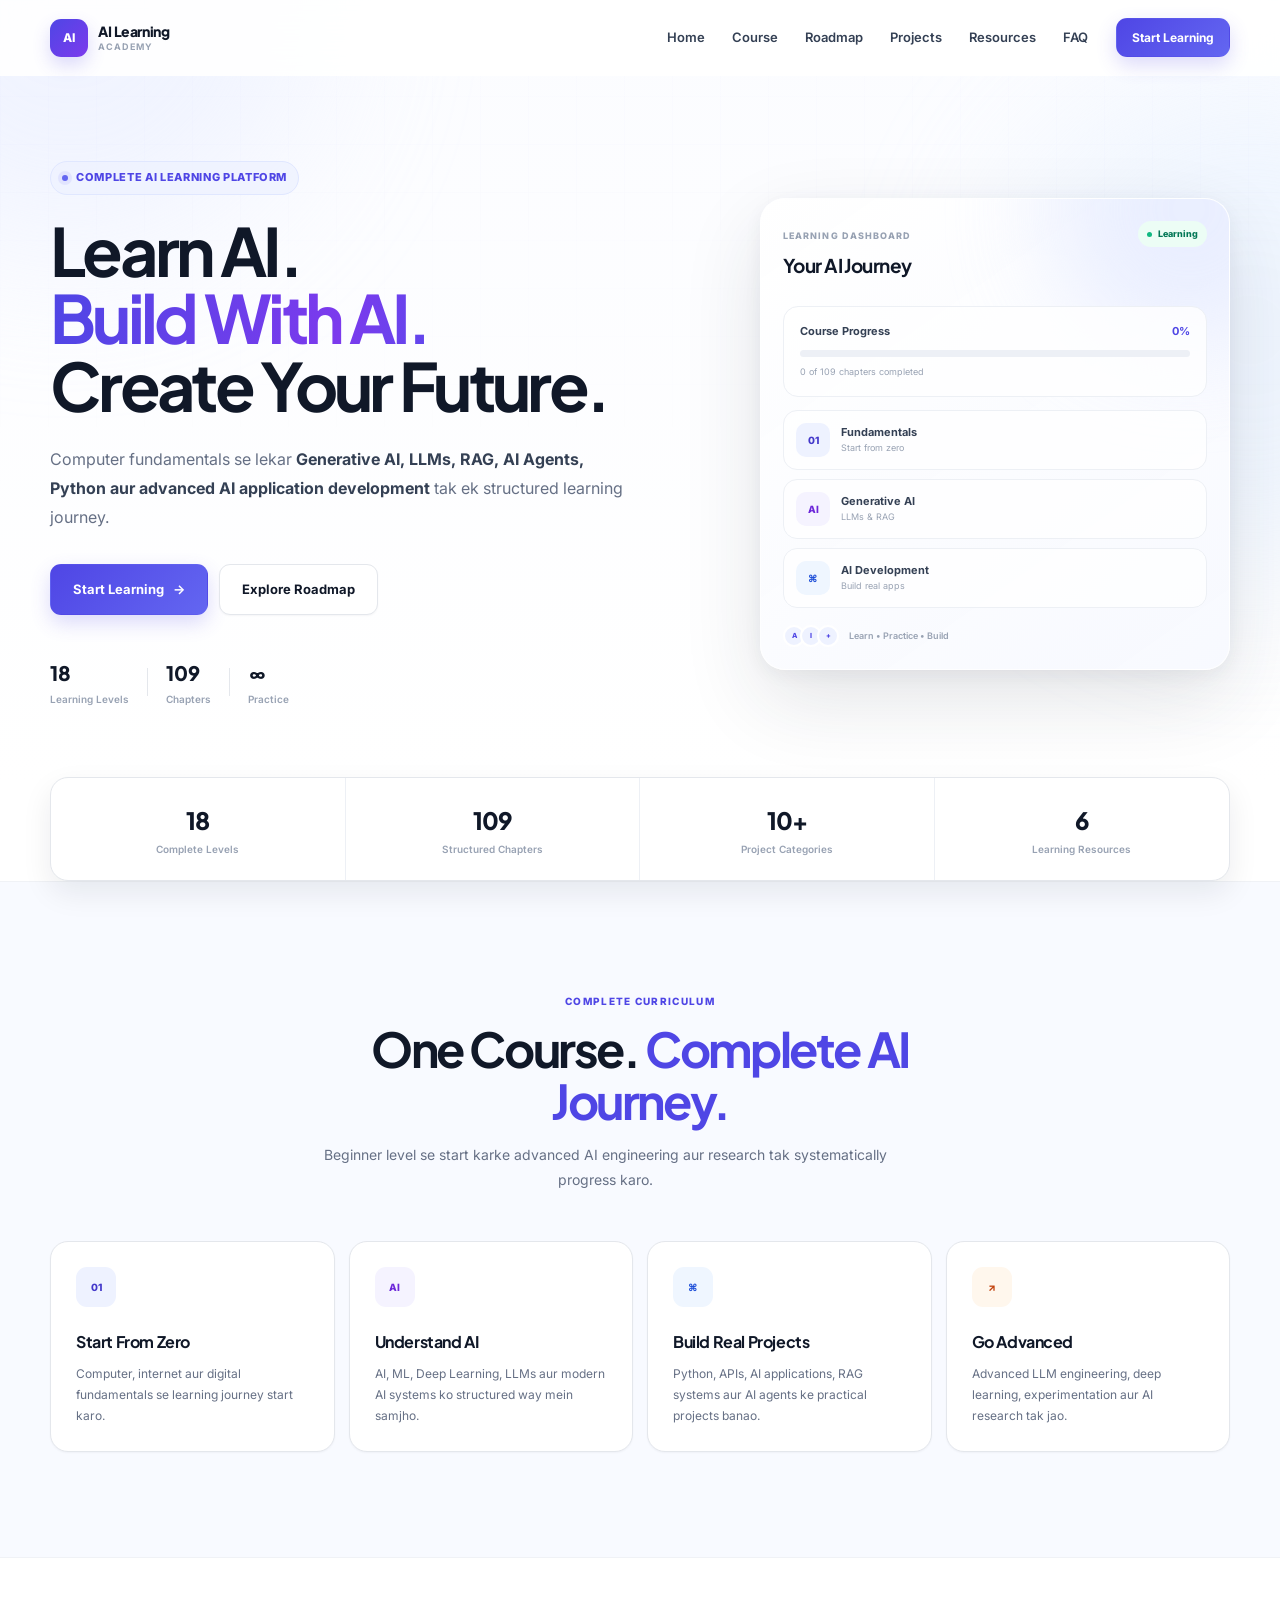
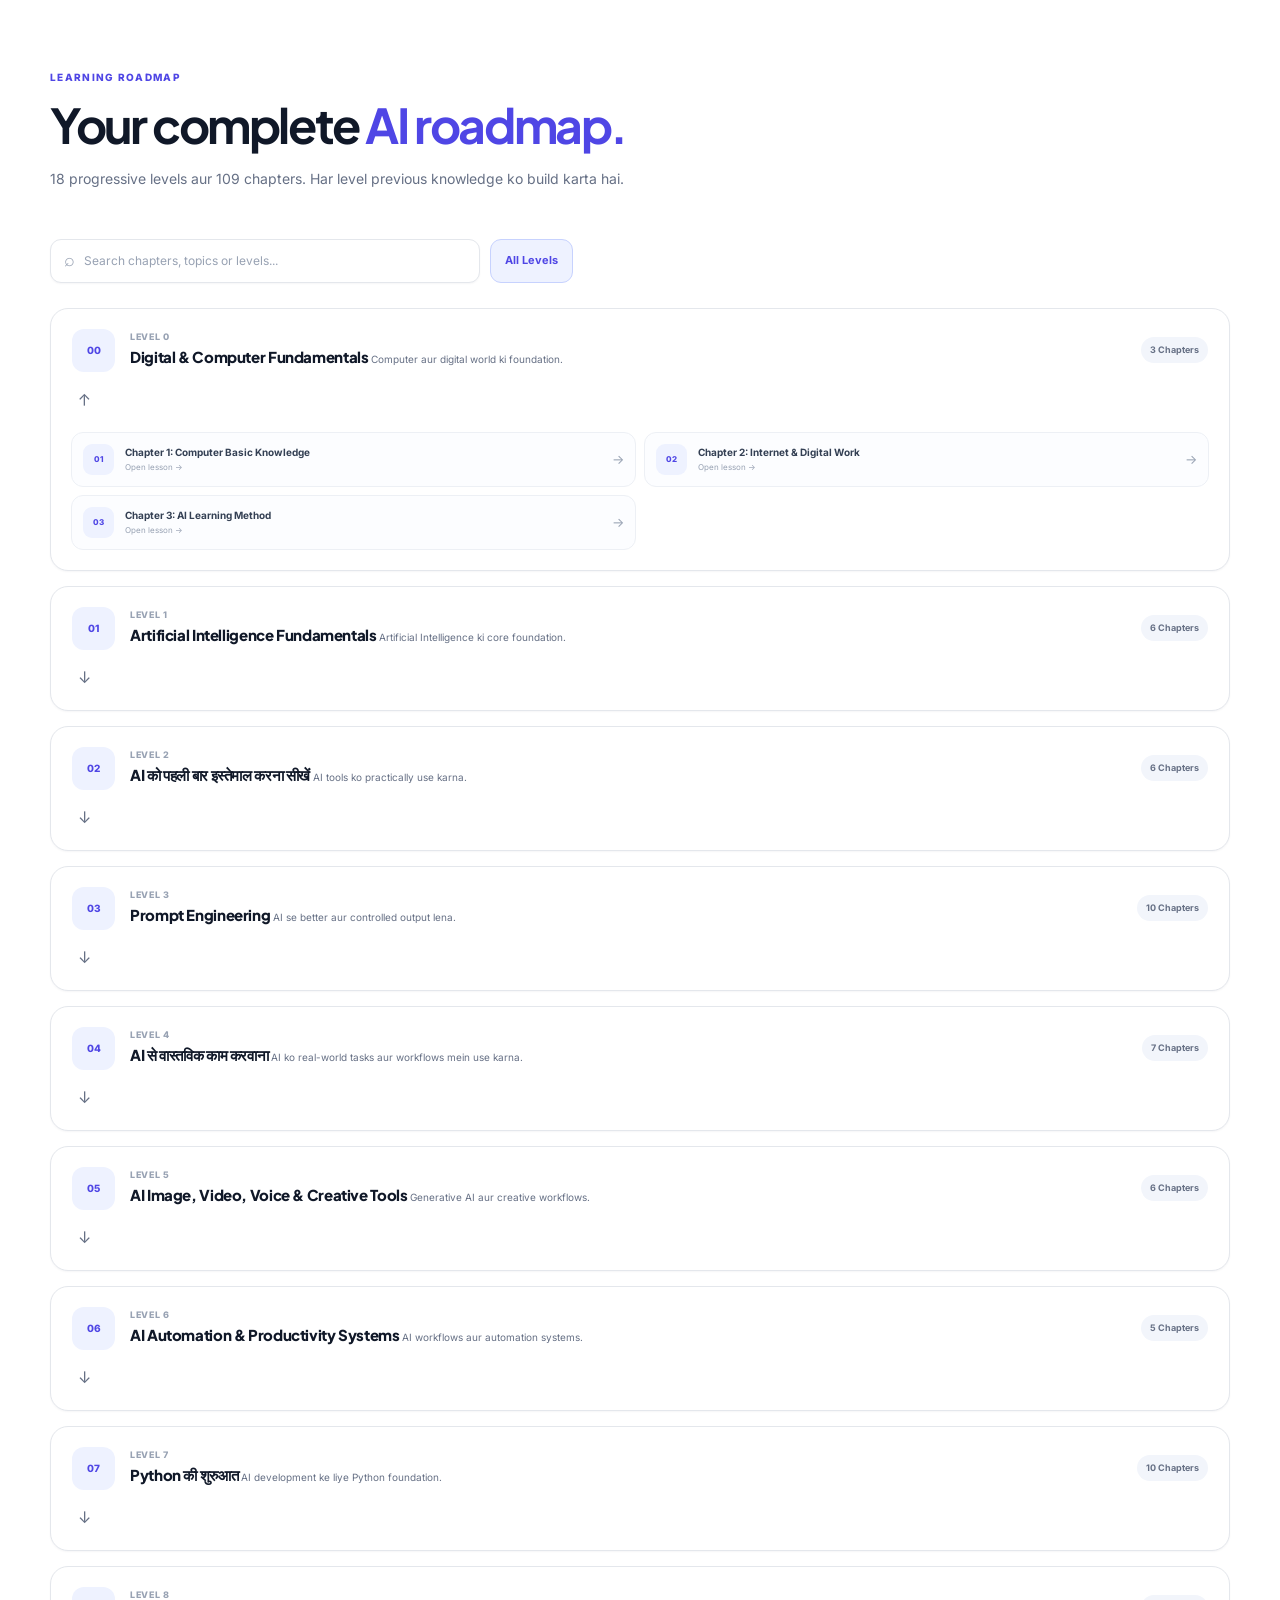
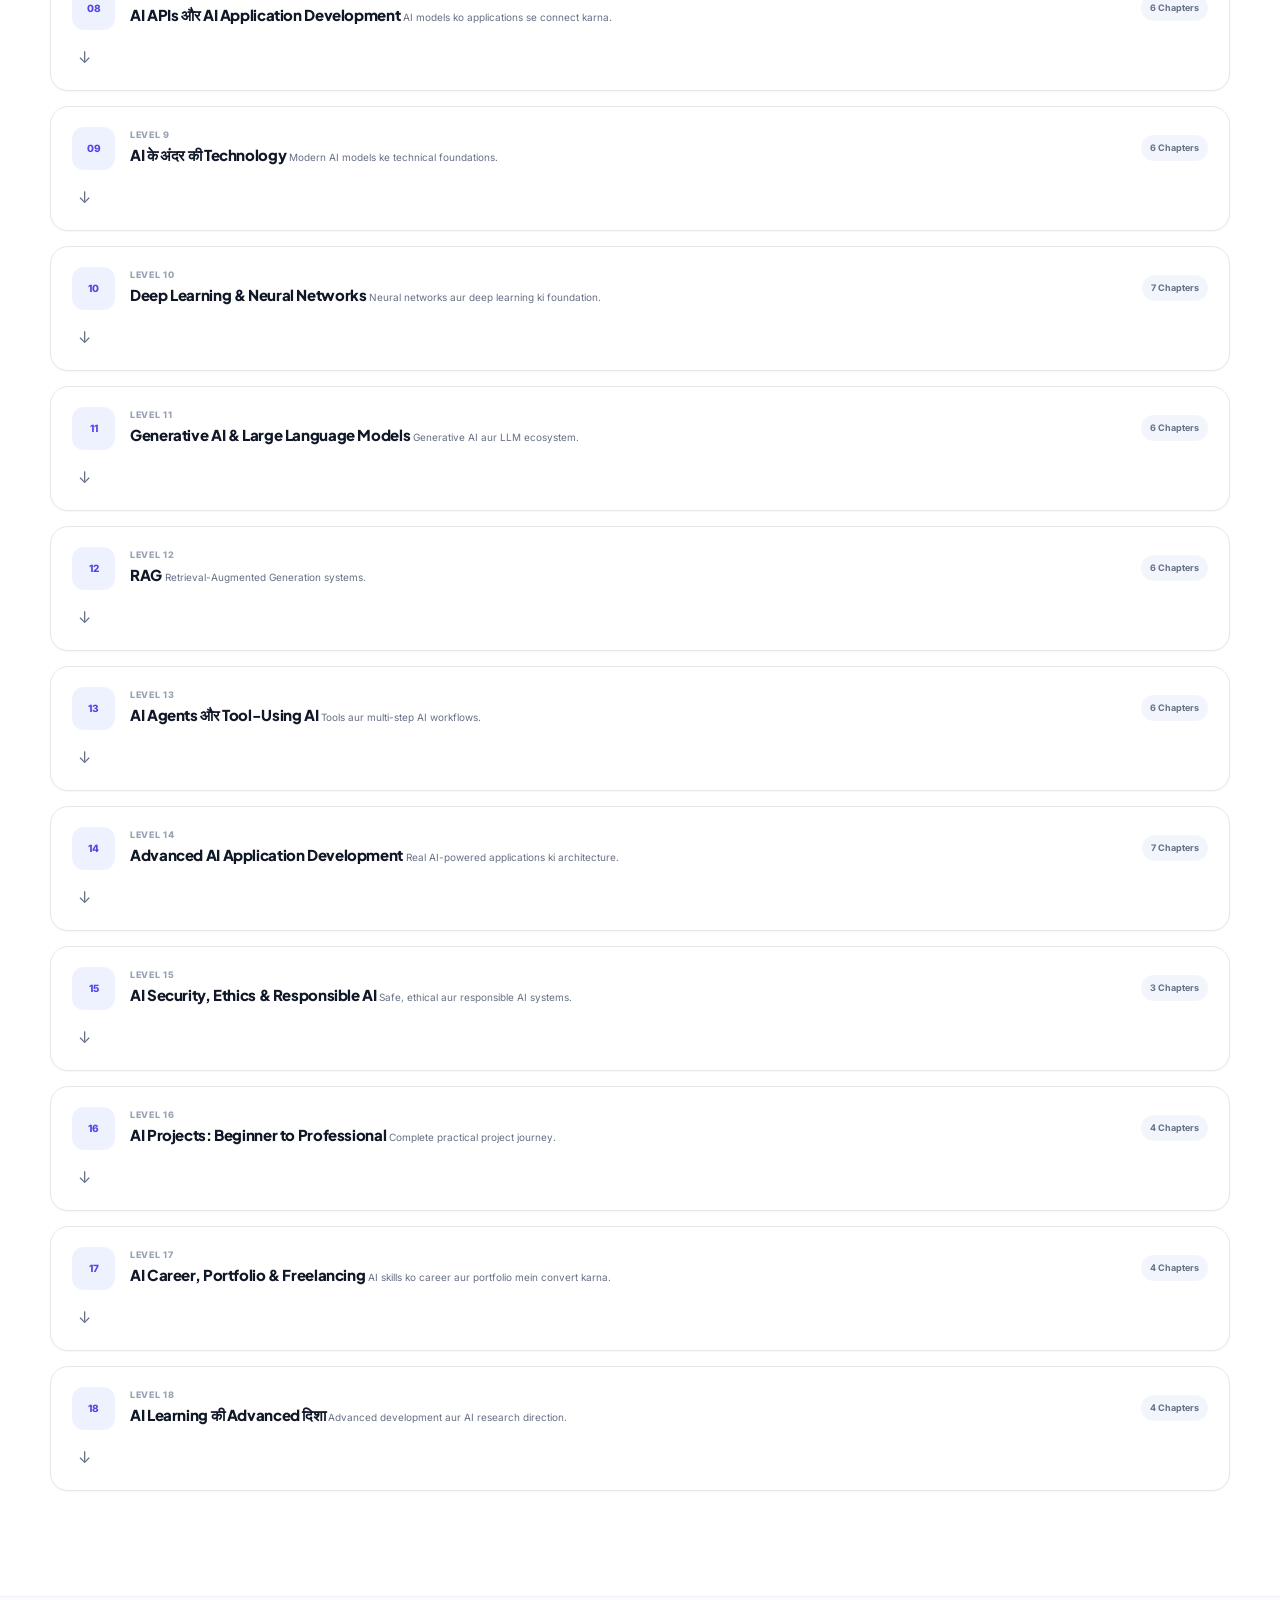
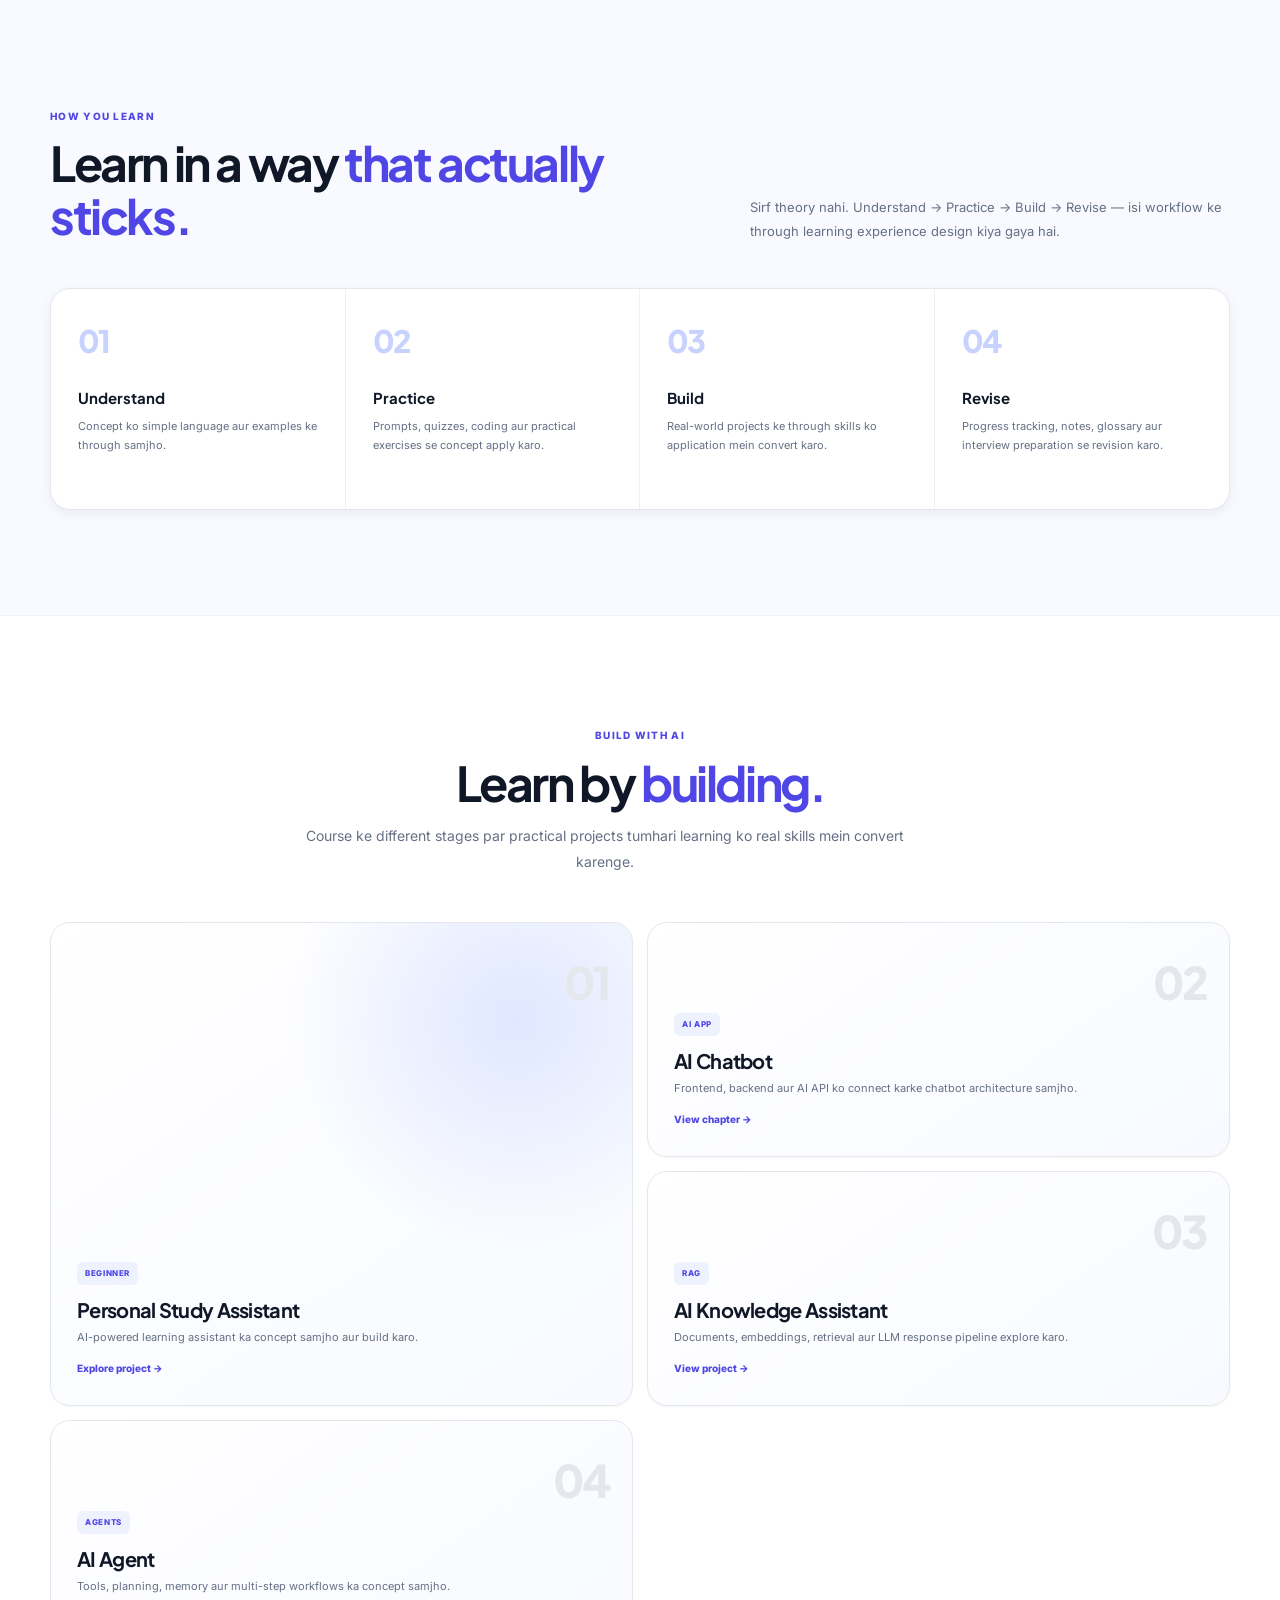
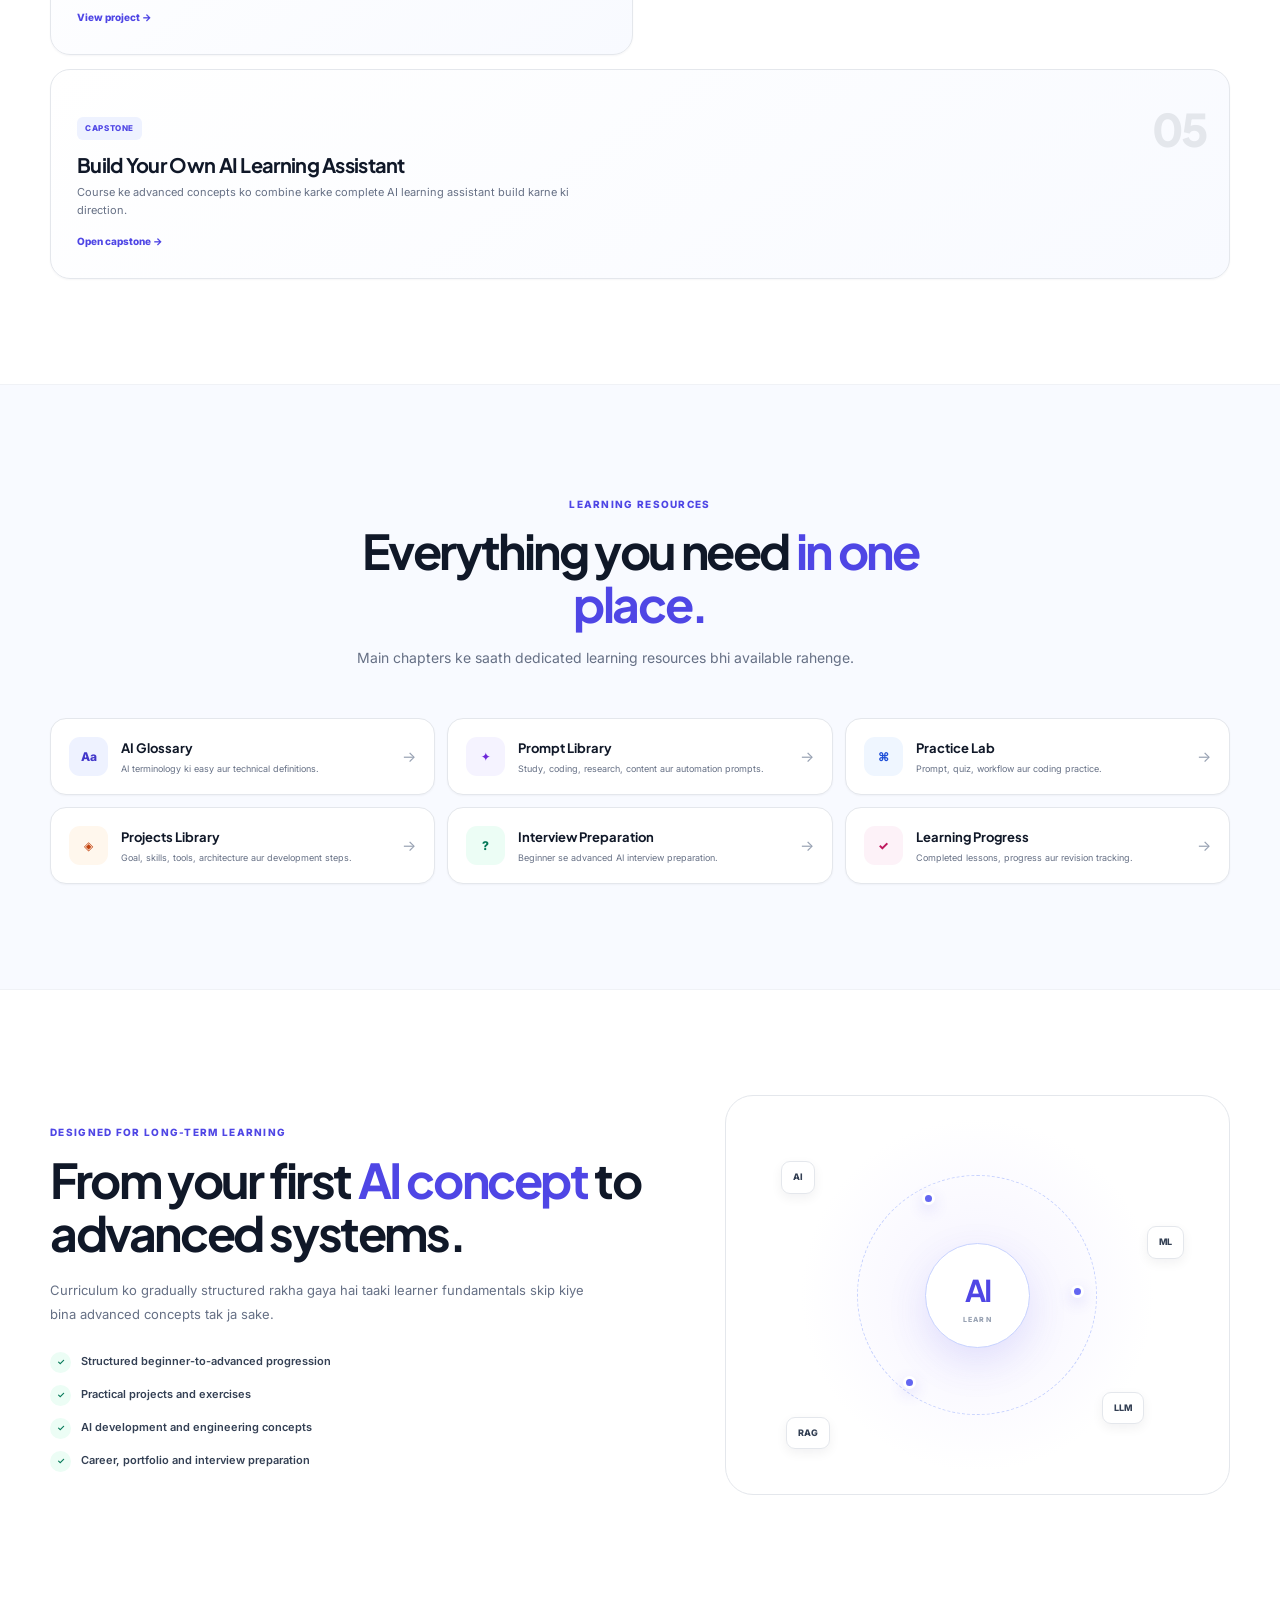
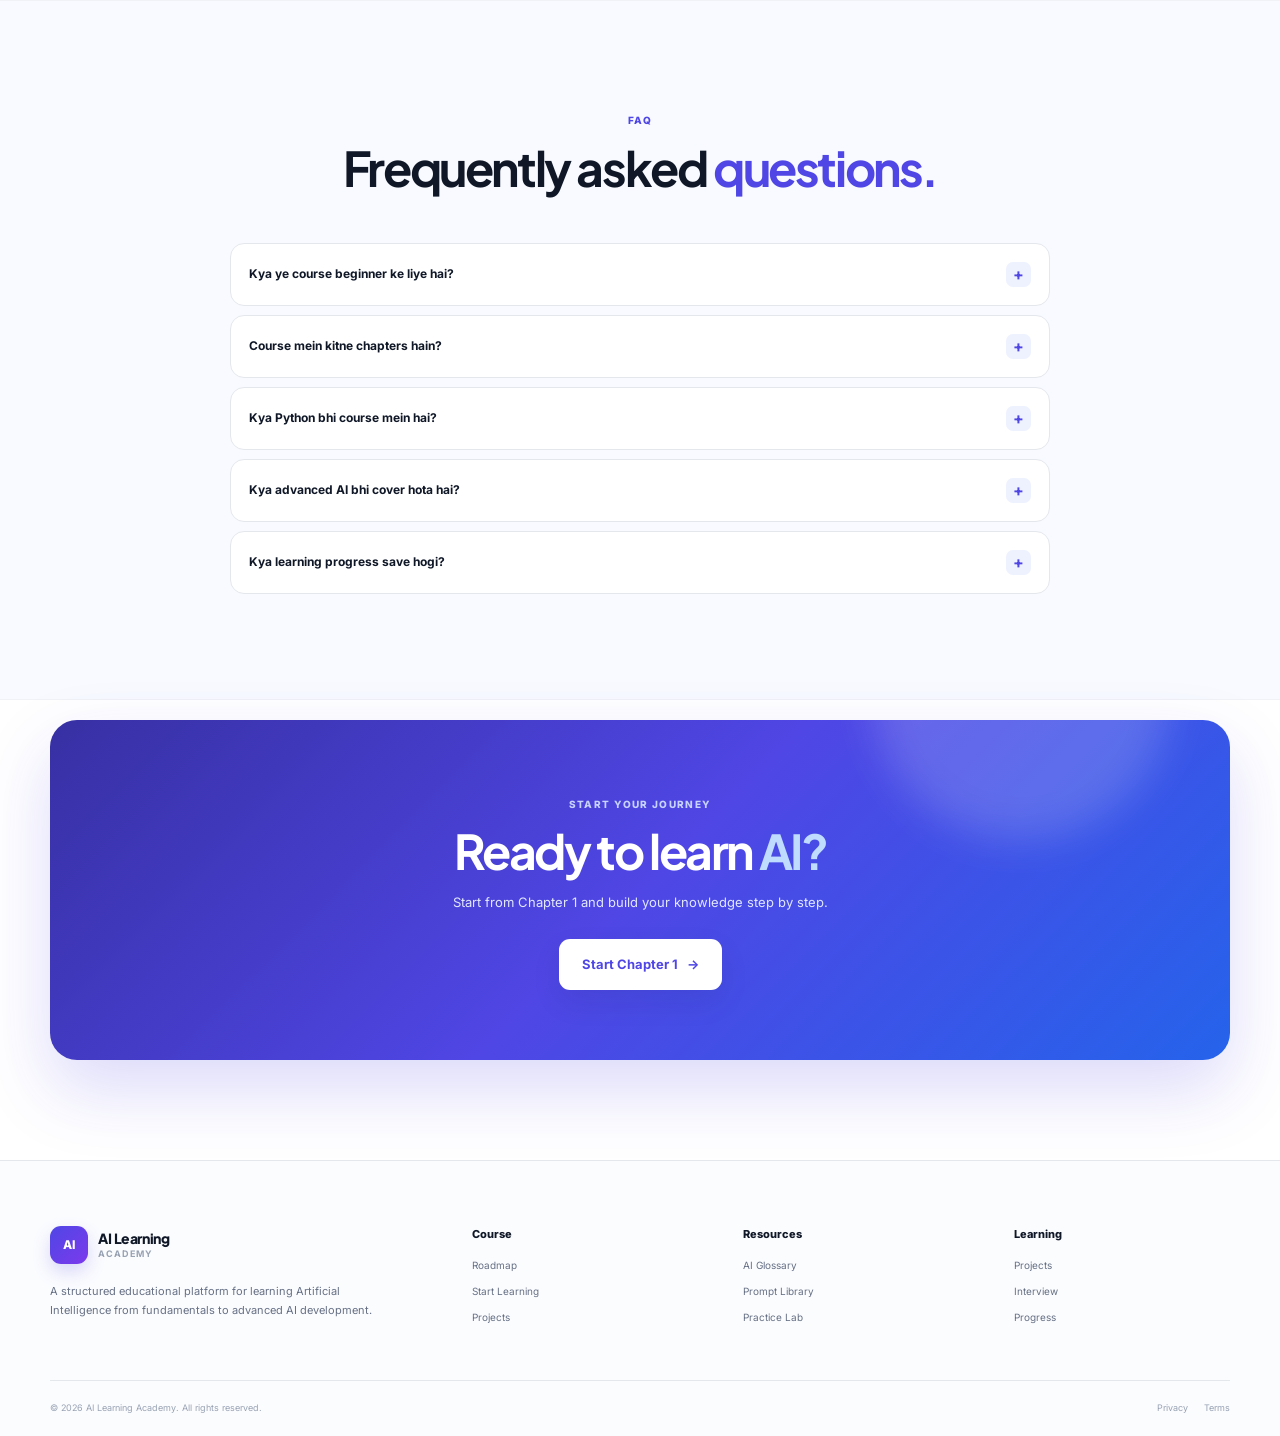
<file: index.html>
<!DOCTYPE html>
<html lang="hi">

<head>
    <meta charset="UTF-8">

    <meta name="viewport" content="width=device-width, initial-scale=1.0, viewport-fit=cover">

    <title>AI Learning Academy — Complete AI Course from Beginner to Advanced</title>

    <meta name="description"
        content="Complete AI course in Hindi covering Computer Fundamentals, Artificial Intelligence, Prompt Engineering, Python, AI APIs, Machine Learning, Deep Learning, LLMs, RAG, AI Agents, AI Application Development, Security, Projects and AI Career.">

    <meta name="keywords"
        content="AI course in Hindi, artificial intelligence course, AI learning, machine learning, deep learning, prompt engineering, Python AI, LLM, RAG, AI agents, generative AI, AI projects">

    <meta name="author" content="AI Learning Academy">
    <meta name="robots" content="index, follow, max-image-preview:large">

    <meta name="theme-color" content="#ffffff">

    <!-- Canonical: replace example.com with your real domain -->
    <link rel="canonical" href="https://example.com/">

    <!-- Open Graph -->
    <meta property="og:type" content="website">
    <meta property="og:site_name" content="AI Learning Academy">
    <meta property="og:title" content="AI Learning Academy — Complete AI Course">
    <meta property="og:description"
        content="Learn AI from computer fundamentals to advanced LLM engineering, RAG, AI Agents and real-world AI projects.">
    <meta property="og:url" content="https://example.com/">
    <meta property="og:image" content="https://example.com/og-image.jpg">

    <!-- Twitter -->
    <meta name="twitter:card" content="summary_large_image">
    <meta name="twitter:title" content="AI Learning Academy — Complete AI Course">
    <meta name="twitter:description" content="A complete structured AI learning journey from beginner to advanced.">
    <meta name="twitter:image" content="https://example.com/og-image.jpg">

    <!-- Performance -->
    <link rel="preconnect" href="https://fonts.googleapis.com">
    <link rel="preconnect" href="https://fonts.gstatic.com" crossorigin>

    <link
        href="https://fonts.googleapis.com/css2?family=Inter:wght@400;500;600;700;800&family=Plus+Jakarta+Sans:wght@500;600;700;800&display=swap"
        rel="stylesheet">

    <link rel="stylesheet" href="style.css">

    <!-- Course structured data -->
    <script type="application/ld+json">
    {
        "@context": "https://schema.org",
        "@type": "Course",
        "name": "AI Learning Academy — Complete AI Course",
        "description": "A structured AI course covering fundamentals, prompt engineering, Python, APIs, machine learning, deep learning, LLMs, RAG, AI agents, advanced AI development, projects and AI career.",
        "provider": {
            "@type": "Organization",
            "name": "AI Learning Academy",
            "url": "https://example.com/"
        },
        "inLanguage": "hi",
        "educationalLevel": "Beginner to Advanced",
        "courseMode": "online"
    }
    </script>
</head>

<body>

    <!-- ================================
         HEADER
    ================================= -->

    <header class="site-header" id="site-header">

        <div class="container nav-container">

            <a href="index.html" class="brand" aria-label="AI Learning Academy Home">

                <span class="brand-logo">
                    <span>AI</span>
                </span>

                <span class="brand-copy">
                    <strong>AI Learning</strong>
                    <small>Academy</small>
                </span>

            </a>

            <nav class="main-nav" id="main-nav" aria-label="Main navigation">

                <a href="#home">Home</a>
                <a href="#course">Course</a>
                <a href="#roadmap">Roadmap</a>
                <a href="#projects">Projects</a>
                <a href="#resources">Resources</a>
                <a href="#faq">FAQ</a>

            </nav>

            <div class="nav-actions">

                <a href="chapters/chapter-01.html" class="btn btn-primary btn-small">
                    Start Learning
                </a>

                <button class="nav-toggle" id="nav-toggle" type="button" aria-label="Open navigation"
                    aria-controls="main-nav" aria-expanded="false">
                    <span></span>
                    <span></span>
                    <span></span>
                </button>

            </div>

        </div>

    </header>


    <main id="home">

        <!-- ================================
             HERO
        ================================= -->

        <section class="hero">

            <div class="hero-background">
                <span class="hero-blob hero-blob-one"></span>
                <span class="hero-blob hero-blob-two"></span>
                <span class="hero-grid-pattern"></span>
            </div>

            <div class="container hero-container">

                <div class="hero-content reveal">

                    <div class="eyebrow">
                        <span class="eyebrow-dot"></span>
                        Complete AI Learning Platform
                    </div>

                    <h1>
                        Learn AI.
                        <span>Build With AI.</span>
                        Create Your Future.
                    </h1>

                    <p class="hero-description">
                        Computer fundamentals se lekar
                        <strong>Generative AI, LLMs, RAG, AI Agents,
                            Python aur advanced AI application development</strong>
                        tak ek structured learning journey.
                    </p>

                    <div class="hero-buttons">

                        <a href="chapters/chapter-01.html" class="btn btn-primary btn-large">
                            Start Learning
                            <span>→</span>
                        </a>

                        <a href="#roadmap" class="btn btn-outline btn-large">
                            Explore Roadmap
                        </a>

                    </div>

                    <div class="hero-trust">

                        <div class="trust-item">
                            <strong>18</strong>
                            <span>Learning Levels</span>
                        </div>

                        <div class="trust-divider"></div>

                        <div class="trust-item">
                            <strong>109</strong>
                            <span>Chapters</span>
                        </div>

                        <div class="trust-divider"></div>

                        <div class="trust-item">
                            <strong>∞</strong>
                            <span>Practice</span>
                        </div>

                    </div>

                </div>


                <!-- HERO VISUAL -->

                <div class="hero-visual reveal reveal-delay">

                    <div class="ai-dashboard">

                        <div class="dashboard-top">

                            <div>
                                <span class="dashboard-label">
                                    LEARNING DASHBOARD
                                </span>

                                <h3>Your AI Journey</h3>
                            </div>

                            <div class="status-pill">
                                <span></span>
                                Learning
                            </div>

                        </div>

                        <div class="dashboard-progress">

                            <div class="progress-heading">
                                <span>Course Progress</span>
                                <strong data-progress-percent>0%</strong>
                            </div>

                            <div class="progress-track">
                                <span class="progress-fill" data-progress-bar></span>
                            </div>

                            <p>
                                <span data-progress-completed>0</span>
                                of 109 chapters completed
                            </p>

                        </div>


                        <div class="dashboard-cards">

                            <div class="mini-card">
                                <span class="mini-icon">01</span>
                                <div>
                                    <strong>Fundamentals</strong>
                                    <small>Start from zero</small>
                                </div>
                            </div>

                            <div class="mini-card">
                                <span class="mini-icon purple">AI</span>
                                <div>
                                    <strong>Generative AI</strong>
                                    <small>LLMs & RAG</small>
                                </div>
                            </div>

                            <div class="mini-card">
                                <span class="mini-icon blue">⌘</span>
                                <div>
                                    <strong>AI Development</strong>
                                    <small>Build real apps</small>
                                </div>
                            </div>

                        </div>


                        <div class="dashboard-footer">

                            <div class="avatar-stack">
                                <span>A</span>
                                <span>I</span>
                                <span>+</span>
                            </div>

                            <span>
                                Learn • Practice • Build
                            </span>

                        </div>

                    </div>

                </div>

            </div>

        </section>


        <!-- ================================
             STATS
        ================================= -->

        <section class="stats-section">

            <div class="container">

                <div class="stats-grid">

                    <div class="stat-card reveal">
                        <strong>18</strong>
                        <span>Complete Levels</span>
                    </div>

                    <div class="stat-card reveal">
                        <strong>109</strong>
                        <span>Structured Chapters</span>
                    </div>

                    <div class="stat-card reveal">
                        <strong>10+</strong>
                        <span>Project Categories</span>
                    </div>

                    <div class="stat-card reveal">
                        <strong>6</strong>
                        <span>Learning Resources</span>
                    </div>

                </div>

            </div>

        </section>


        <!-- ================================
             COURSE OVERVIEW
        ================================= -->

        <section class="section section-soft" id="course">

            <div class="container">

                <div class="section-heading center reveal">

                    <span class="section-kicker">
                        COMPLETE CURRICULUM
                    </span>

                    <h2>
                        One Course.
                        <span>Complete AI Journey.</span>
                    </h2>

                    <p>
                        Beginner level se start karke advanced AI engineering
                        aur research tak systematically progress karo.
                    </p>

                </div>


                <div class="feature-grid">

                    <article class="feature-card reveal">

                        <div class="feature-icon">01</div>

                        <h3>Start From Zero</h3>

                        <p>
                            Computer, internet aur digital fundamentals se
                            learning journey start karo.
                        </p>

                    </article>


                    <article class="feature-card reveal">

                        <div class="feature-icon purple">AI</div>

                        <h3>Understand AI</h3>

                        <p>
                            AI, ML, Deep Learning, LLMs aur modern AI systems
                            ko structured way mein samjho.
                        </p>

                    </article>


                    <article class="feature-card reveal">

                        <div class="feature-icon blue">⌘</div>

                        <h3>Build Real Projects</h3>

                        <p>
                            Python, APIs, AI applications, RAG systems aur
                            AI agents ke practical projects banao.
                        </p>

                    </article>


                    <article class="feature-card reveal">

                        <div class="feature-icon orange">↗</div>

                        <h3>Go Advanced</h3>

                        <p>
                            Advanced LLM engineering, deep learning,
                            experimentation aur AI research tak jao.
                        </p>

                    </article>

                </div>

            </div>

        </section>


        <!-- ================================
             ROADMAP
        ================================= -->

        <section class="section" id="roadmap">

            <div class="container">

                <div class="section-heading reveal">

                    <span class="section-kicker">
                        LEARNING ROADMAP
                    </span>

                    <h2>
                        Your complete
                        <span>AI roadmap.</span>
                    </h2>

                    <p>
                        18 progressive levels aur 109 chapters.
                        Har level previous knowledge ko build karta hai.
                    </p>

                </div>


                <div class="roadmap-toolbar reveal">

                    <div class="roadmap-search">

                        <span>⌕</span>

                        <input type="search" id="chapter-search" placeholder="Search chapters, topics or levels..."
                            autocomplete="off">

                    </div>

                    <button class="filter-button active" data-filter="all">
                        All Levels
                    </button>

                </div>


                <div class="roadmap-list" id="roadmap-list" aria-live="polite">
                    <!-- JavaScript renders all 18 levels + 109 chapters -->
                </div>

            </div>

        </section>


        <!-- ================================
             LEARNING SYSTEM
        ================================= -->

        <section class="section section-soft">

            <div class="container">

                <div class="split-heading reveal">

                    <div>

                        <span class="section-kicker">
                            HOW YOU LEARN
                        </span>

                        <h2>
                            Learn in a way
                            <span>that actually sticks.</span>
                        </h2>

                    </div>

                    <p>
                        Sirf theory nahi. Understand → Practice → Build →
                        Revise — isi workflow ke through learning experience
                        design kiya gaya hai.
                    </p>

                </div>


                <div class="learning-system">

                    <div class="learning-step reveal">

                        <span class="step-number">01</span>

                        <div>
                            <h3>Understand</h3>
                            <p>
                                Concept ko simple language aur examples ke
                                through samjho.
                            </p>
                        </div>

                    </div>


                    <div class="learning-step reveal">

                        <span class="step-number">02</span>

                        <div>
                            <h3>Practice</h3>
                            <p>
                                Prompts, quizzes, coding aur practical
                                exercises se concept apply karo.
                            </p>
                        </div>

                    </div>


                    <div class="learning-step reveal">

                        <span class="step-number">03</span>

                        <div>
                            <h3>Build</h3>
                            <p>
                                Real-world projects ke through skills ko
                                application mein convert karo.
                            </p>
                        </div>

                    </div>


                    <div class="learning-step reveal">

                        <span class="step-number">04</span>

                        <div>
                            <h3>Revise</h3>
                            <p>
                                Progress tracking, notes, glossary aur
                                interview preparation se revision karo.
                            </p>
                        </div>

                    </div>

                </div>

            </div>

        </section>


        <!-- ================================
             PROJECTS
        ================================= -->

        <section class="section" id="projects">

            <div class="container">

                <div class="section-heading center reveal">

                    <span class="section-kicker">
                        BUILD WITH AI
                    </span>

                    <h2>
                        Learn by
                        <span>building.</span>
                    </h2>

                    <p>
                        Course ke different stages par practical projects
                        tumhari learning ko real skills mein convert karenge.
                    </p>

                </div>


                <div class="project-grid">

                    <article class="project-card project-large reveal">

                        <div class="project-number">01</div>

                        <div class="project-content">

                            <span class="project-tag">
                                BEGINNER
                            </span>

                            <h3>Personal Study Assistant</h3>

                            <p>
                                AI-powered learning assistant ka concept
                                samjho aur build karo.
                            </p>

                            <a href="chapters/chapter-50.html">
                                Explore project →
                            </a>

                        </div>

                    </article>


                    <article class="project-card reveal">

                        <div class="project-number">02</div>

                        <div class="project-content">

                            <span class="project-tag">
                                AI APP
                            </span>

                            <h3>AI Chatbot</h3>

                            <p>
                                Frontend, backend aur AI API ko connect karke
                                chatbot architecture samjho.
                            </p>

                            <a href="chapters/chapter-54.html">
                                View chapter →
                            </a>

                        </div>

                    </article>


                    <article class="project-card reveal">

                        <div class="project-number">03</div>

                        <div class="project-content">

                            <span class="project-tag">
                                RAG
                            </span>

                            <h3>AI Knowledge Assistant</h3>

                            <p>
                                Documents, embeddings, retrieval aur LLM
                                response pipeline explore karo.
                            </p>

                            <a href="chapters/chapter-81.html">
                                View project →
                            </a>

                        </div>

                    </article>


                    <article class="project-card reveal">

                        <div class="project-number">04</div>

                        <div class="project-content">

                            <span class="project-tag">
                                AGENTS
                            </span>

                            <h3>AI Agent</h3>

                            <p>
                                Tools, planning, memory aur multi-step
                                workflows ka concept samjho.
                            </p>

                            <a href="chapters/chapter-87.html">
                                View project →
                            </a>

                        </div>

                    </article>


                    <article class="project-card project-wide reveal">

                        <div class="project-number">05</div>

                        <div class="project-content">

                            <span class="project-tag">
                                CAPSTONE
                            </span>

                            <h3>Build Your Own AI Learning Assistant</h3>

                            <p>
                                Course ke advanced concepts ko combine karke
                                complete AI learning assistant build karne ki
                                direction.
                            </p>

                            <a href="chapters/chapter-101.html">
                                Open capstone →
                            </a>

                        </div>

                    </article>

                </div>

            </div>

        </section>


        <!-- ================================
             RESOURCES
        ================================= -->

        <section class="section section-soft" id="resources">

            <div class="container">

                <div class="section-heading center reveal">

                    <span class="section-kicker">
                        LEARNING RESOURCES
                    </span>

                    <h2>
                        Everything you need
                        <span>in one place.</span>
                    </h2>

                    <p>
                        Main chapters ke saath dedicated learning resources
                        bhi available rahenge.
                    </p>

                </div>


                <div class="resource-grid">

                    <a href="chapters/glossary.html" class="resource-card reveal">
                        <span class="resource-icon">Aa</span>

                        <div>
                            <h3>AI Glossary</h3>
                            <p>
                                AI terminology ki easy aur technical
                                definitions.
                            </p>
                        </div>

                        <span class="resource-arrow">→</span>
                    </a>


                    <a href="chapters/prompt-library.html" class="resource-card reveal">
                        <span class="resource-icon purple">✦</span>

                        <div>
                            <h3>Prompt Library</h3>
                            <p>
                                Study, coding, research, content aur
                                automation prompts.
                            </p>
                        </div>

                        <span class="resource-arrow">→</span>
                    </a>


                    <a href="chapters/practice-lab.html" class="resource-card reveal">
                        <span class="resource-icon blue">⌘</span>

                        <div>
                            <h3>Practice Lab</h3>
                            <p>
                                Prompt, quiz, workflow aur coding practice.
                            </p>
                        </div>

                        <span class="resource-arrow">→</span>
                    </a>


                    <a href="chapters/projects.html" class="resource-card reveal">
                        <span class="resource-icon orange">◈</span>

                        <div>
                            <h3>Projects Library</h3>
                            <p>
                                Goal, skills, tools, architecture aur
                                development steps.
                            </p>
                        </div>

                        <span class="resource-arrow">→</span>
                    </a>


                    <a href="chapters/interview.html" class="resource-card reveal">
                        <span class="resource-icon green">?</span>

                        <div>
                            <h3>Interview Preparation</h3>
                            <p>
                                Beginner se advanced AI interview preparation.
                            </p>
                        </div>

                        <span class="resource-arrow">→</span>
                    </a>


                    <a href="chapters/progress.html" class="resource-card reveal">
                        <span class="resource-icon pink">✓</span>

                        <div>
                            <h3>Learning Progress</h3>
                            <p>
                                Completed lessons, progress aur revision
                                tracking.
                            </p>
                        </div>

                        <span class="resource-arrow">→</span>
                    </a>

                </div>

            </div>

        </section>


        <!-- ================================
             WHY THIS COURSE
        ================================= -->

        <section class="section">

            <div class="container">

                <div class="why-grid">

                    <div class="why-content reveal">

                        <span class="section-kicker">
                            DESIGNED FOR LONG-TERM LEARNING
                        </span>

                        <h2>
                            From your first
                            <span>AI concept</span>
                            to advanced systems.
                        </h2>

                        <p>
                            Curriculum ko gradually structured rakha gaya hai
                            taaki learner fundamentals skip kiye bina
                            advanced concepts tak ja sake.
                        </p>

                        <ul class="check-list">

                            <li>
                                <span>✓</span>
                                Structured beginner-to-advanced progression
                            </li>

                            <li>
                                <span>✓</span>
                                Practical projects and exercises
                            </li>

                            <li>
                                <span>✓</span>
                                AI development and engineering concepts
                            </li>

                            <li>
                                <span>✓</span>
                                Career, portfolio and interview preparation
                            </li>

                        </ul>

                    </div>


                    <div class="why-panel reveal">

                        <div class="floating-label label-one">
                            AI
                        </div>

                        <div class="floating-label label-two">
                            ML
                        </div>

                        <div class="floating-label label-three">
                            LLM
                        </div>

                        <div class="floating-label label-four">
                            RAG
                        </div>

                        <div class="why-orbit">

                            <div class="orbit-line"></div>

                            <div class="orbit-dot dot-one"></div>
                            <div class="orbit-dot dot-two"></div>
                            <div class="orbit-dot dot-three"></div>

                            <div class="orbit-core">
                                <strong>AI</strong>
                                <small>LEARN</small>
                            </div>

                        </div>

                    </div>

                </div>

            </div>

        </section>


        <!-- ================================
             FAQ
        ================================= -->

        <section class="section section-soft" id="faq">

            <div class="container faq-container">

                <div class="section-heading center reveal">

                    <span class="section-kicker">
                        FAQ
                    </span>

                    <h2>
                        Frequently asked
                        <span>questions.</span>
                    </h2>

                </div>


                <div class="faq-list">

                    <article class="faq-item reveal">

                        <button class="faq-question" type="button" aria-expanded="false">
                            <span>
                                Kya ye course beginner ke liye hai?
                            </span>

                            <span class="faq-icon">+</span>
                        </button>

                        <div class="faq-answer">
                            <p>
                                Haan. Roadmap computer aur digital fundamentals
                                se start hota hai aur gradually advanced AI
                                concepts tak progress karta hai.
                            </p>
                        </div>

                    </article>


                    <article class="faq-item reveal">

                        <button class="faq-question" type="button" aria-expanded="false">
                            <span>
                                Course mein kitne chapters hain?
                            </span>

                            <span class="faq-icon">+</span>
                        </button>

                        <div class="faq-answer">
                            <p>
                                Complete curriculum mein 18 learning levels
                                aur 109 main chapters hain.
                            </p>
                        </div>

                    </article>


                    <article class="faq-item reveal">

                        <button class="faq-question" type="button" aria-expanded="false">
                            <span>
                                Kya Python bhi course mein hai?
                            </span>

                            <span class="faq-icon">+</span>
                        </button>

                        <div class="faq-answer">
                            <p>
                                Haan. Python section mein fundamentals,
                                practical programming aur Python projects
                                included hain.
                            </p>
                        </div>

                    </article>


                    <article class="faq-item reveal">

                        <button class="faq-question" type="button" aria-expanded="false">
                            <span>
                                Kya advanced AI bhi cover hota hai?
                            </span>

                            <span class="faq-icon">+</span>
                        </button>

                        <div class="faq-answer">
                            <p>
                                Haan. Curriculum mein Deep Learning, LLMs,
                                RAG, AI Agents, advanced AI application
                                development aur AI research direction bhi
                                included hai.
                            </p>
                        </div>

                    </article>


                    <article class="faq-item reveal">

                        <button class="faq-question" type="button" aria-expanded="false">
                            <span>
                                Kya learning progress save hogi?
                            </span>

                            <span class="faq-icon">+</span>
                        </button>

                        <div class="faq-answer">
                            <p>
                                Website ka JavaScript local progress tracking
                                support karega, jisse completed chapters
                                browser mein save kiye ja sakte hain.
                            </p>
                        </div>

                    </article>

                </div>

            </div>

        </section>


        <!-- ================================
             FINAL CTA
        ================================= -->

        <section class="cta-section">

            <div class="container">

                <div class="cta-box reveal">

                    <div class="cta-glow"></div>

                    <span class="section-kicker">
                        START YOUR JOURNEY
                    </span>

                    <h2>
                        Ready to learn
                        <span>AI?</span>
                    </h2>

                    <p>
                        Start from Chapter 1 and build your knowledge step by
                        step.
                    </p>

                    <a href="chapters/chapter-01.html" class="btn btn-white btn-large">
                        Start Chapter 1
                        <span>→</span>
                    </a>

                </div>

            </div>

        </section>

    </main>


    <!-- ================================
         FOOTER
    ================================= -->

    <footer class="site-footer">

        <div class="container">

            <div class="footer-top">

                <div class="footer-brand">

                    <a href="index.html" class="brand">

                        <span class="brand-logo">
                            <span>AI</span>
                        </span>

                        <span class="brand-copy">
                            <strong>AI Learning</strong>
                            <small>Academy</small>
                        </span>

                    </a>

                    <p>
                        A structured educational platform for learning
                        Artificial Intelligence from fundamentals to advanced
                        AI development.
                    </p>

                </div>


                <div class="footer-column">

                    <h4>Course</h4>

                    <a href="#roadmap">Roadmap</a>
                    <a href="chapters/chapter-01.html">Start Learning</a>
                    <a href="#projects">Projects</a>

                </div>


                <div class="footer-column">

                    <h4>Resources</h4>

                    <a href="chapters/glossary.html">AI Glossary</a>
                    <a href="chapters/prompt-library.html">Prompt Library</a>
                    <a href="chapters/practice-lab.html">Practice Lab</a>

                </div>


                <div class="footer-column">

                    <h4>Learning</h4>

                    <a href="chapters/projects.html">Projects</a>
                    <a href="chapters/interview.html">Interview</a>
                    <a href="chapters/progress.html">Progress</a>

                </div>

            </div>


            <div class="footer-bottom">

                <p>
                    © <span data-current-year></span>
                    AI Learning Academy. All rights reserved.
                </p>

                <div>
                    <a href="#">Privacy</a>
                    <a href="#">Terms</a>
                </div>

            </div>

        </div>

    </footer>


    <script src="script.js" defer></script>

</body>

</html>
</file>
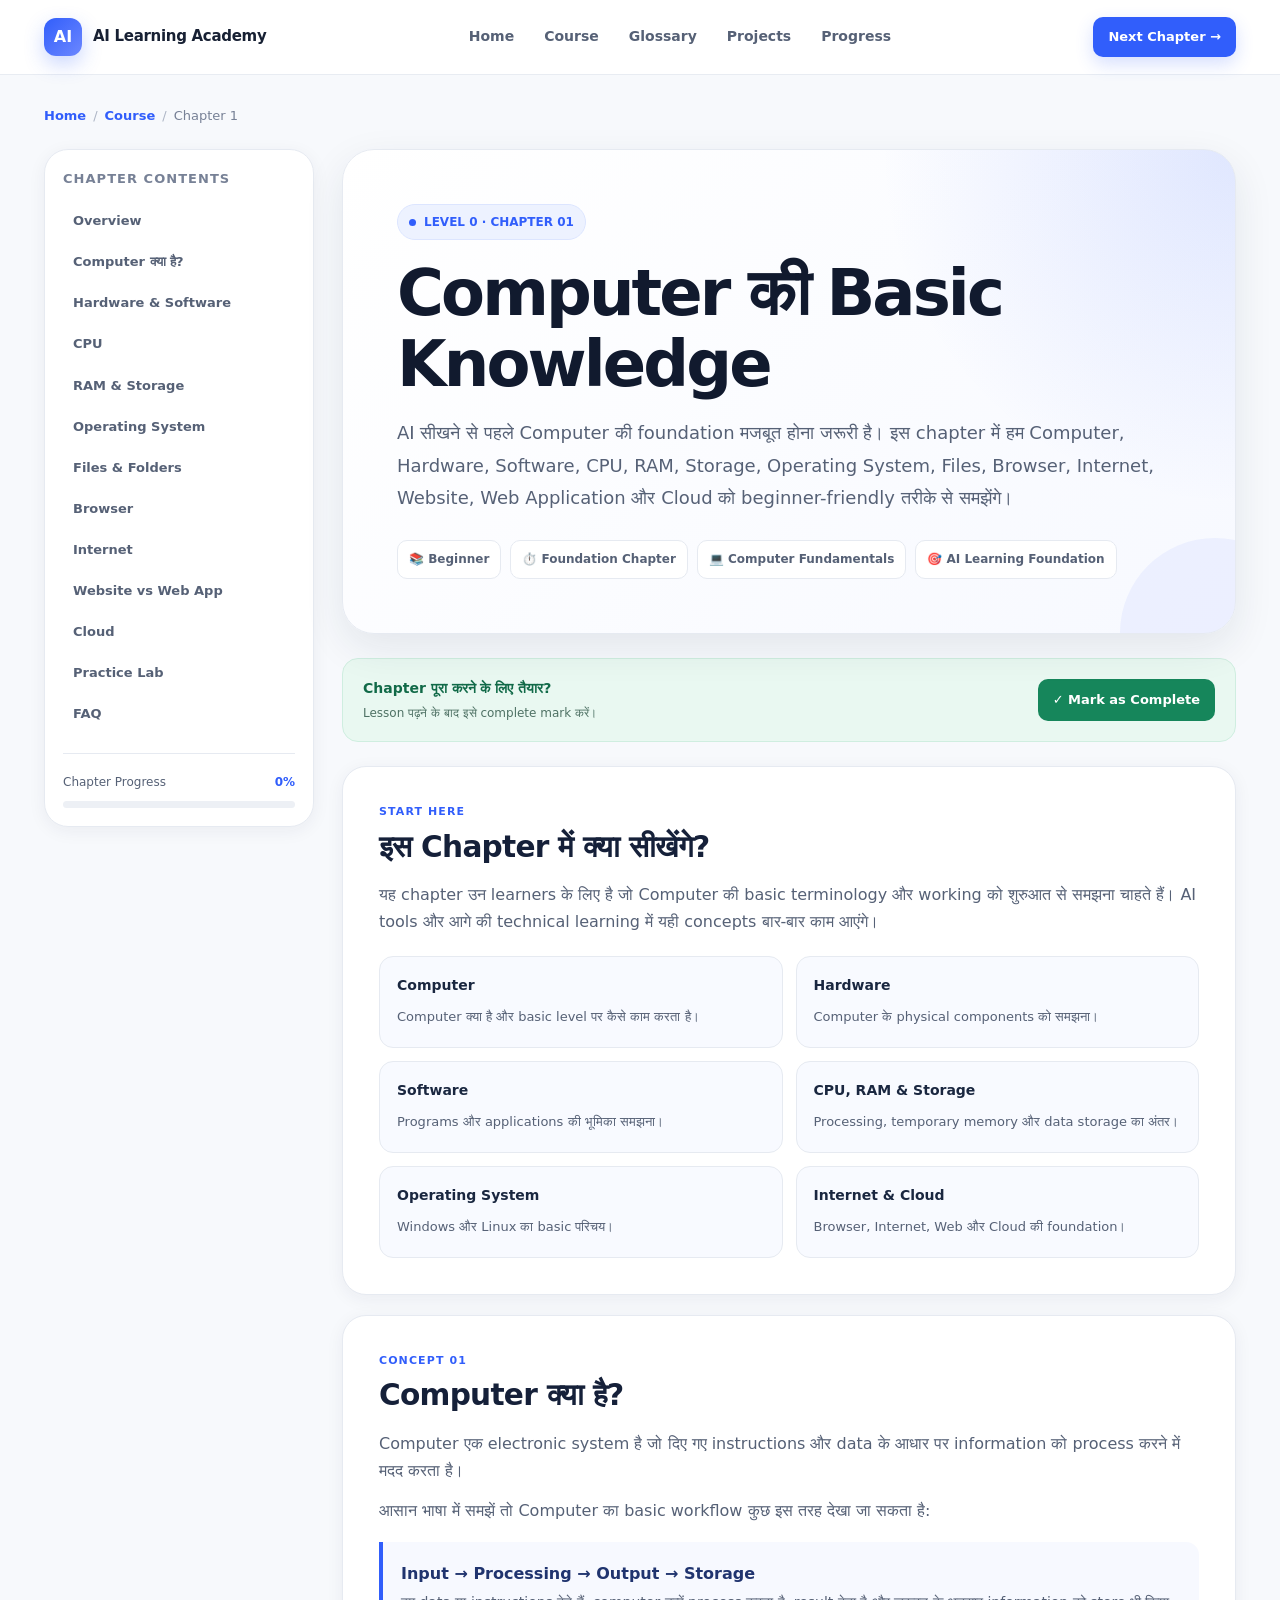
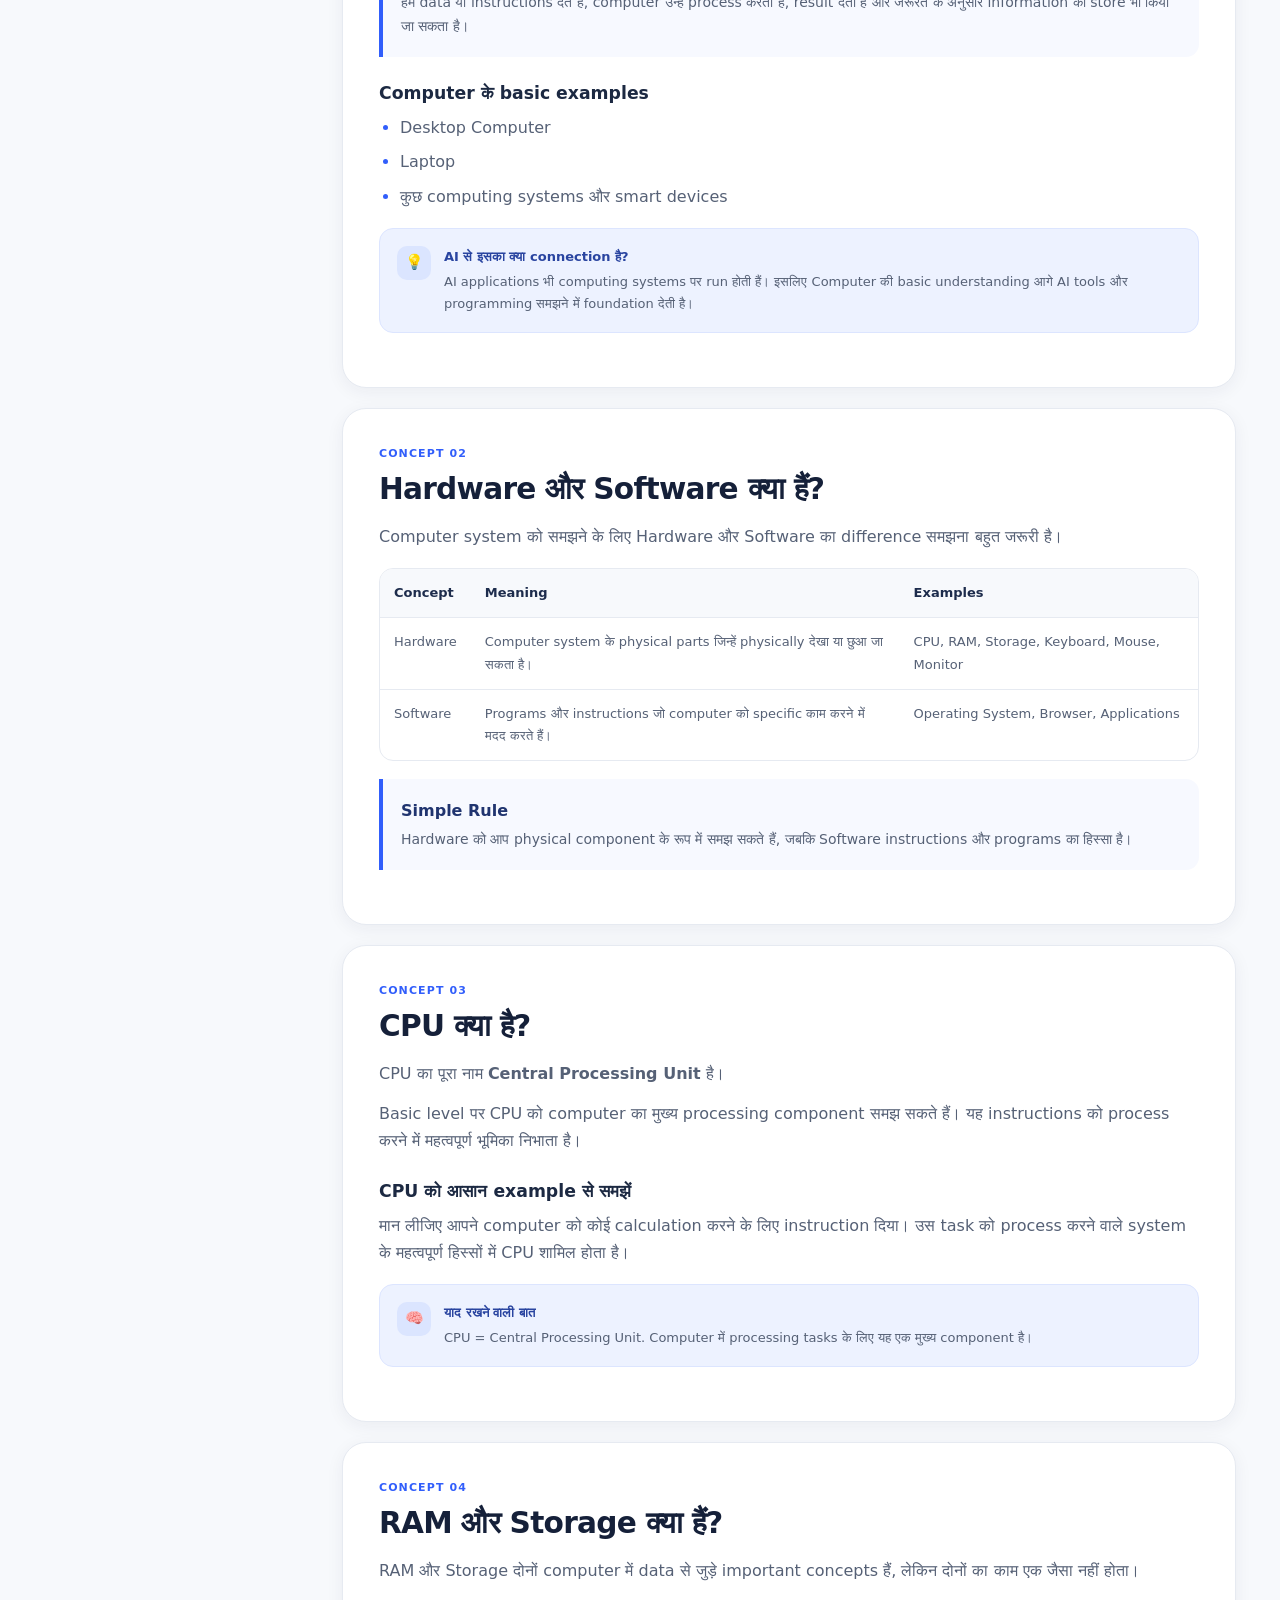
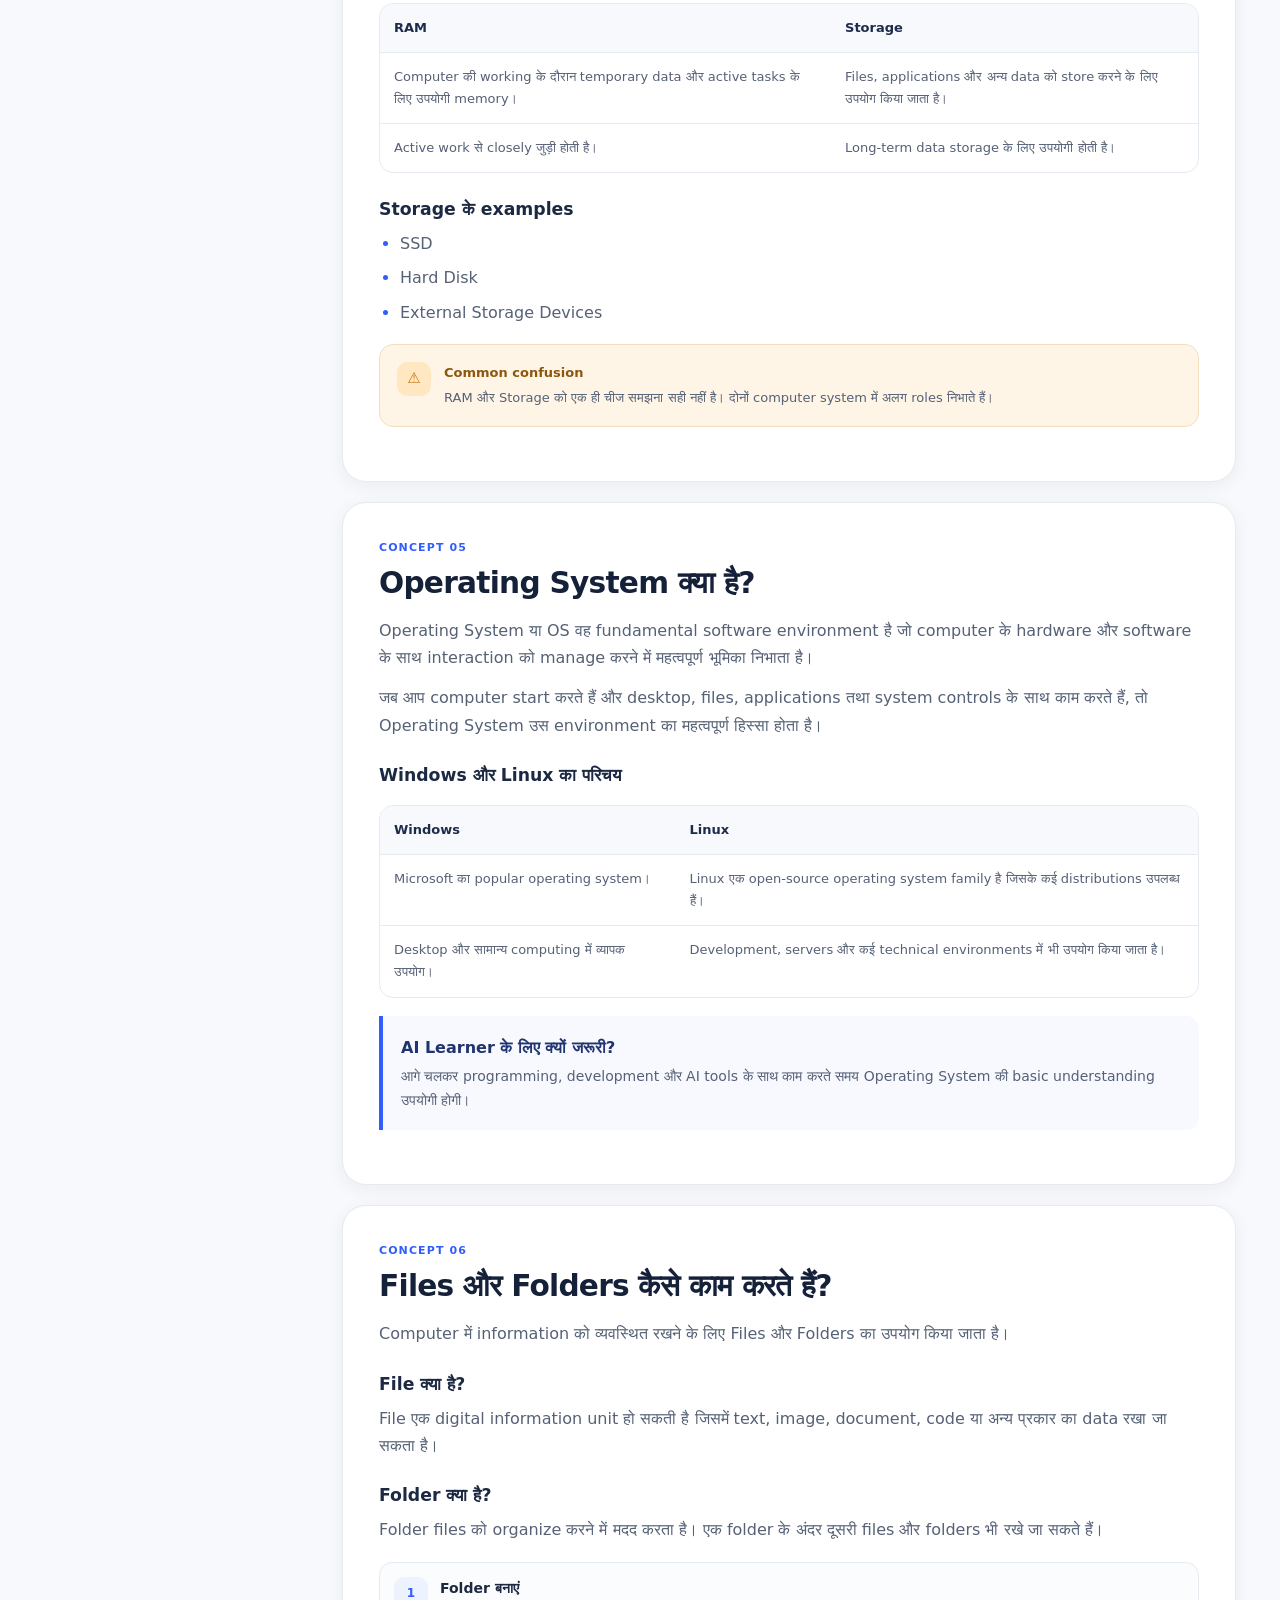
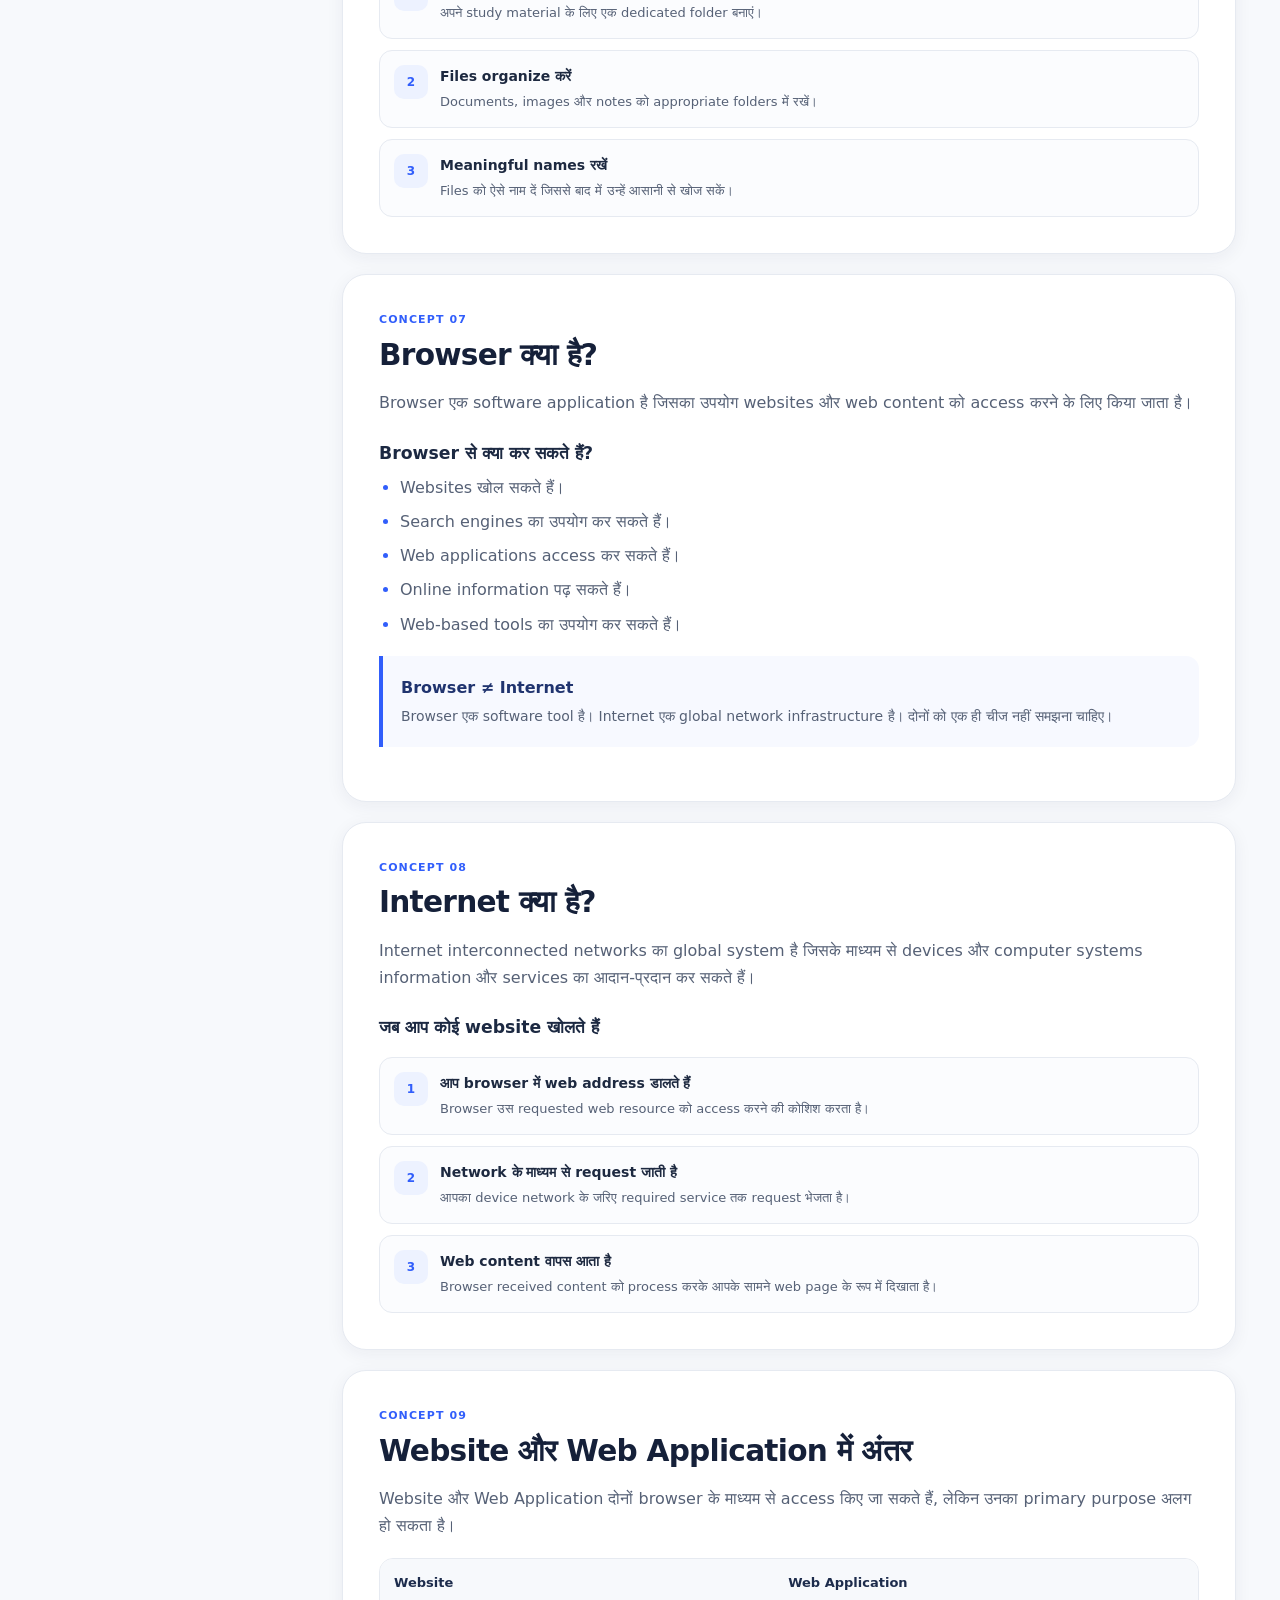
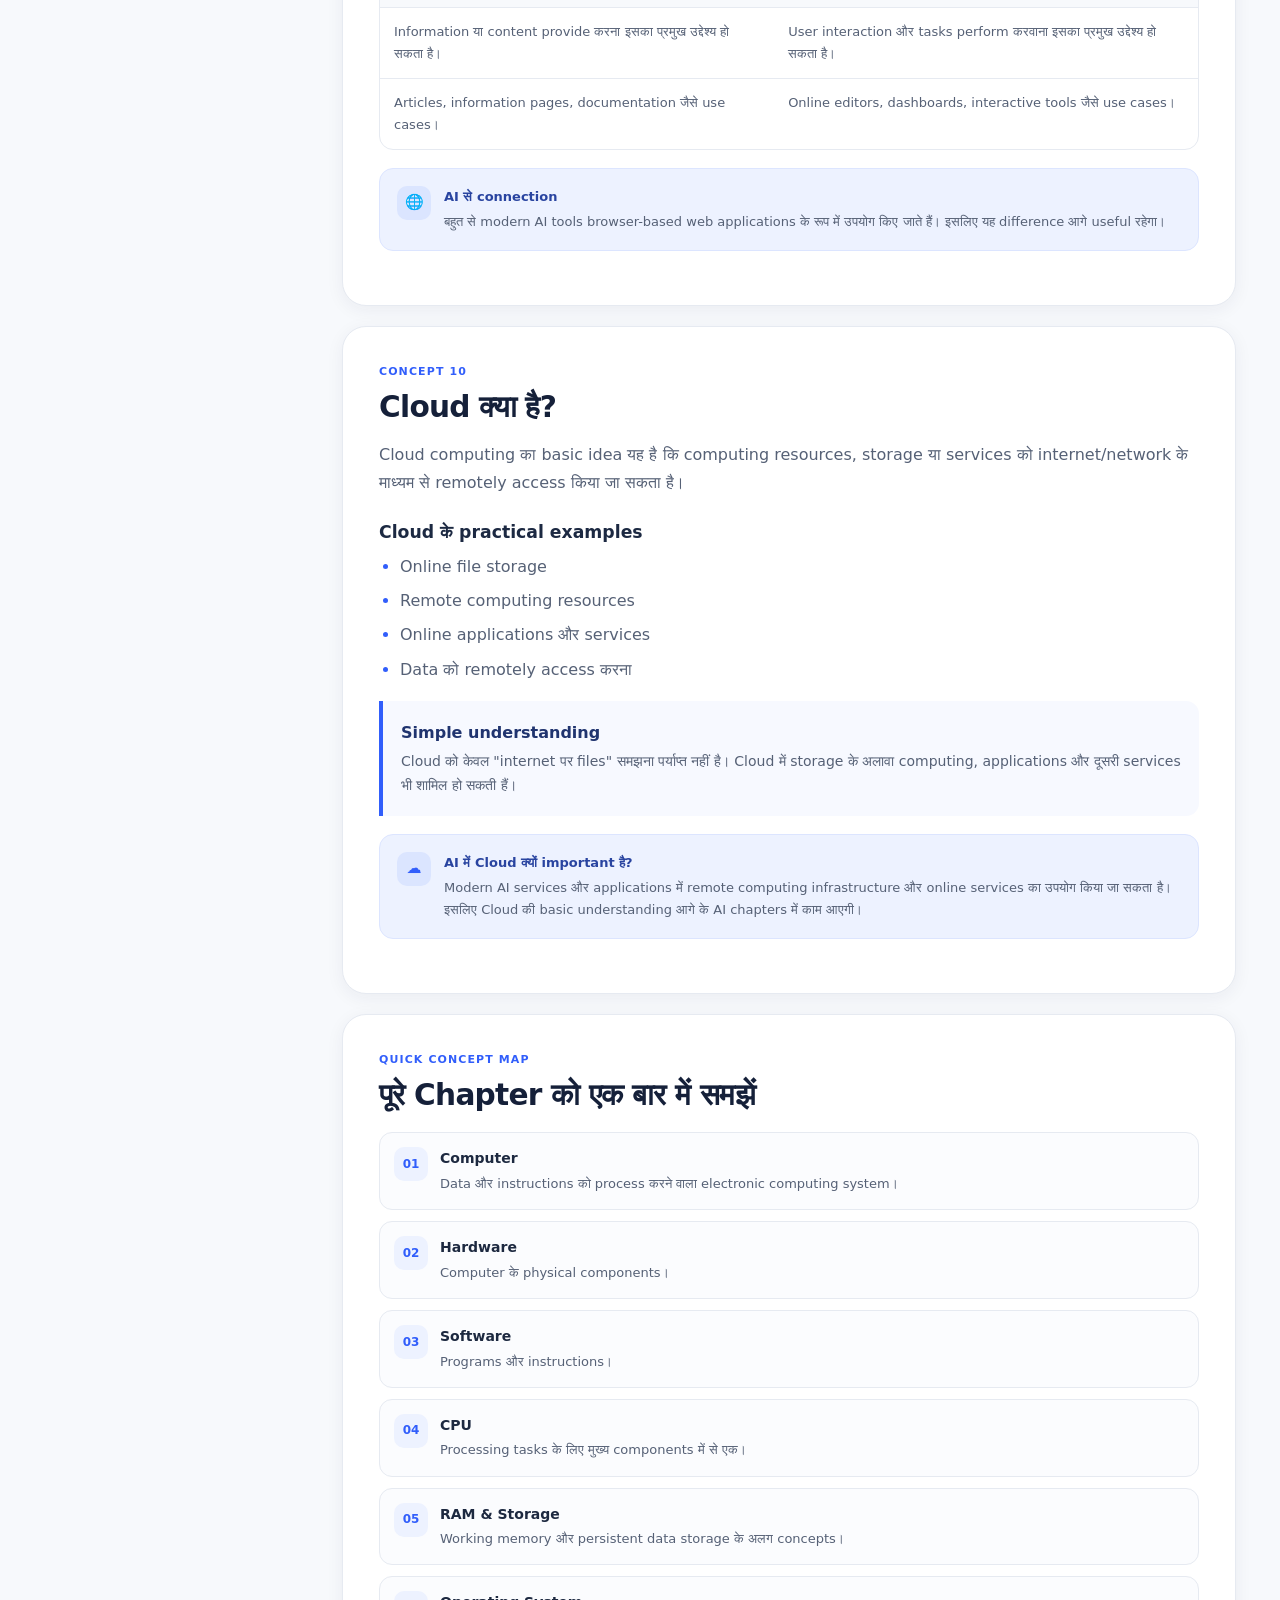
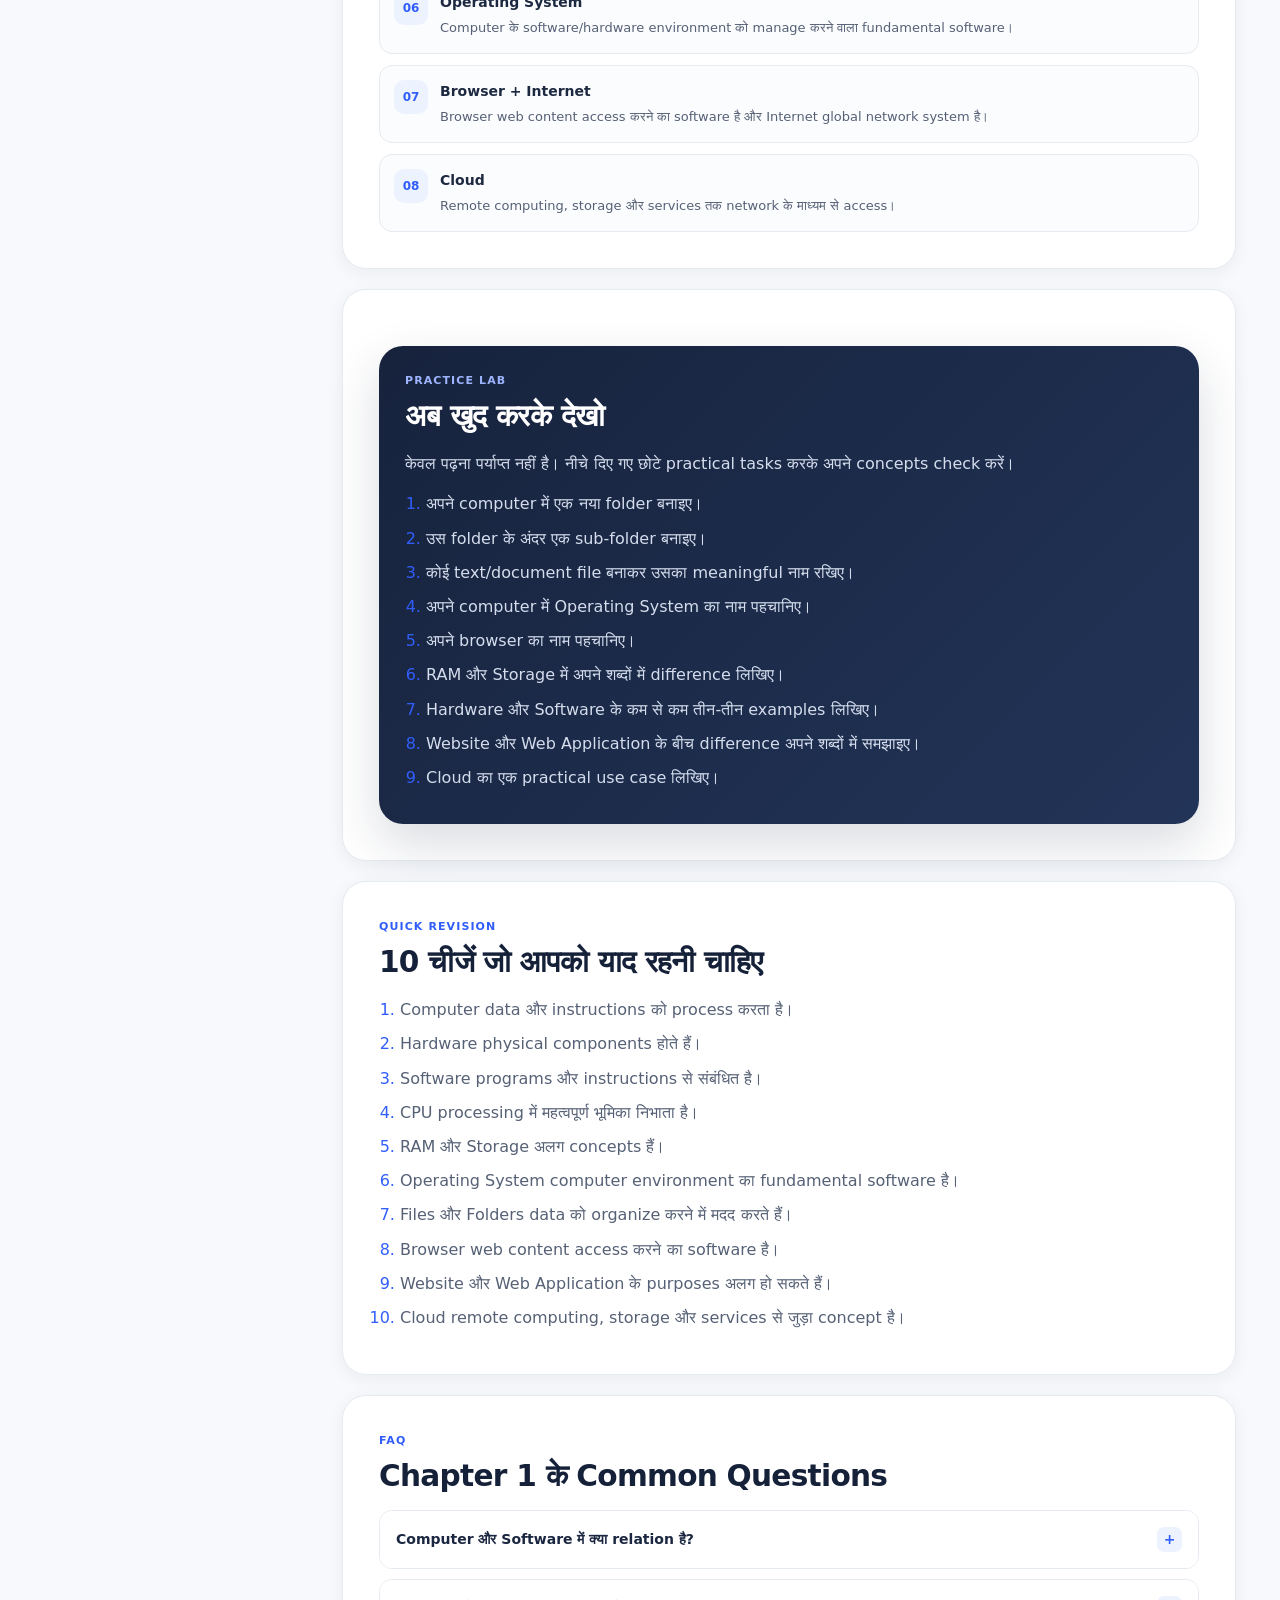
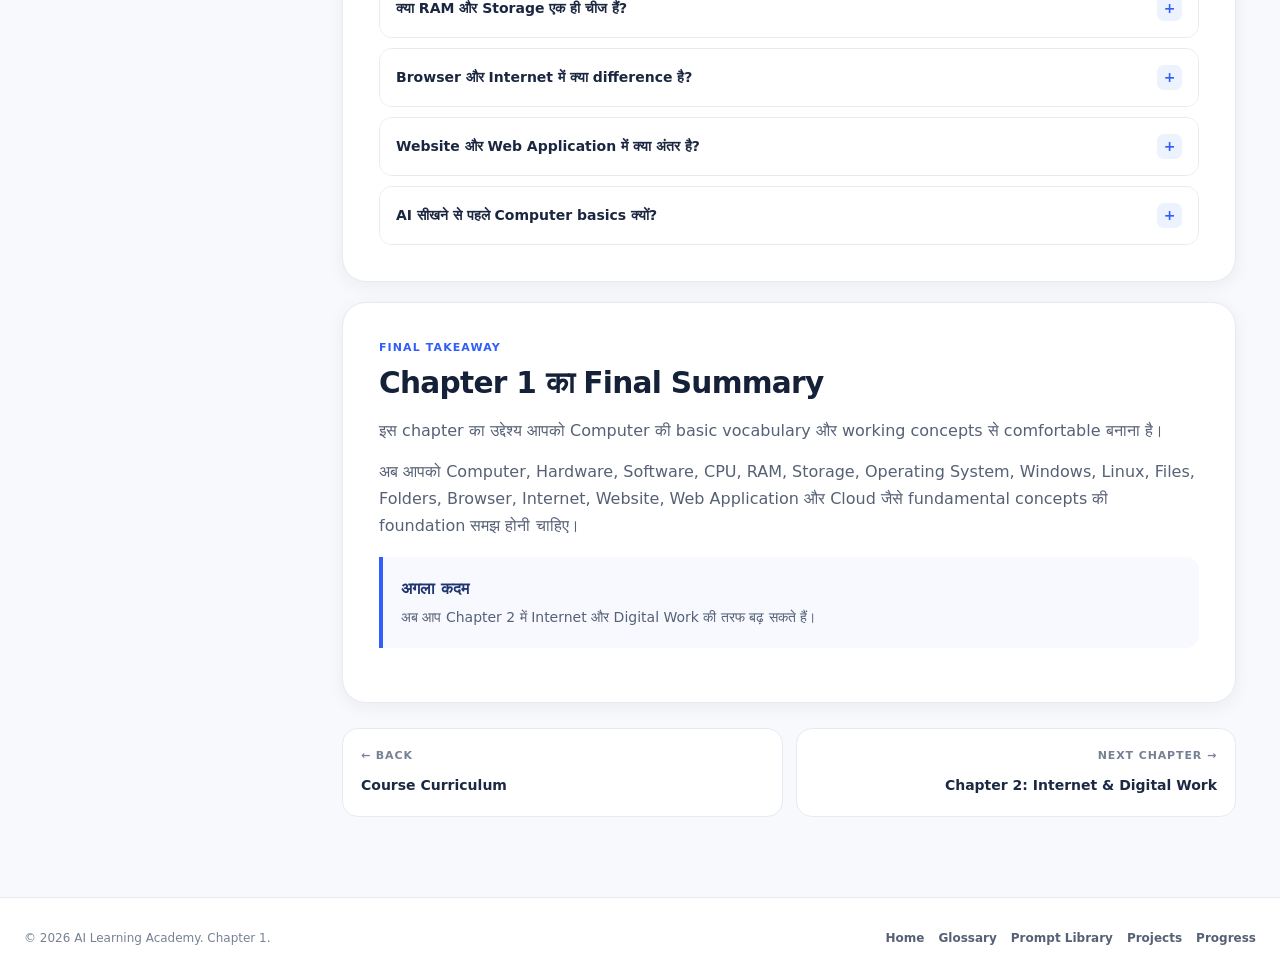
<file: chapters/chapter-01.html>
<!DOCTYPE html>
<html lang="hi">

<head>
    <meta charset="UTF-8">

    <!-- =========================================================
       BASIC SEO
  ========================================================== -->
    <title>Chapter 1: Computer की Basic Knowledge | AI Learning Course</title>

    <meta name="description"
        content="Chapter 1 में Computer की Basic Knowledge सीखें — Computer क्या है, Hardware और Software, CPU, RAM, Storage, Operating System, Windows और Linux, Files और Folders, Browser, Internet, Website और Web Application, तथा Cloud को आसान भाषा में समझें।">

    <meta name="keywords"
        content="Computer Basic Knowledge, Computer क्या है, Hardware Software, CPU RAM Storage, Operating System, Windows Linux, Files Folders, Browser, Internet, Website Web Application, Cloud, AI Course Hindi">

    <meta name="author" content="AI Learning Academy">
    <meta name="robots" content="index, follow, max-image-preview:large">
    <meta name="googlebot" content="index, follow, max-image-preview:large">
    <meta name="theme-color" content="#ffffff">

    <!-- Mobile -->
    <meta name="viewport" content="width=device-width, initial-scale=1.0">

    <!-- Canonical -->
    <link rel="canonical" href="https://example.com/chapters/chapter-01.html">

    <!-- =========================================================
       OPEN GRAPH
  ========================================================== -->
    <meta property="og:type" content="article">
    <meta property="og:locale" content="hi_IN">
    <meta property="og:site_name" content="AI Learning Academy">

    <meta property="og:title" content="Chapter 1: Computer की Basic Knowledge">

    <meta property="og:description"
        content="AI सीखने से पहले Computer की मजबूत foundation बनाएं। Hardware, Software, CPU, RAM, Storage, OS, Files, Browser, Internet और Cloud को step-by-step समझें।">

    <meta property="og:url" content="https://example.com/chapters/chapter-01.html">

    <meta property="og:image" content="https://example.com/assets/og-chapter-01.jpg">

    <meta property="og:image:alt" content="Computer की Basic Knowledge - AI Learning Academy">

    <!-- =========================================================
       TWITTER / X
  ========================================================== -->
    <meta name="twitter:card" content="summary_large_image">

    <meta name="twitter:title" content="Chapter 1: Computer की Basic Knowledge">

    <meta name="twitter:description" content="Computer fundamentals सीखें और AI course की foundation मजबूत करें।">

    <meta name="twitter:image" content="https://example.com/assets/og-chapter-01.jpg">

    <!-- =========================================================
       PERFORMANCE
  ========================================================== -->
    <meta http-equiv="X-UA-Compatible" content="IE=edge">

    <!-- =========================================================
       STRUCTURED DATA
  ========================================================== -->

    <!-- Course -->
    <script type="application/ld+json">
  {
    "@context": "https://schema.org",
    "@type": "Course",
    "name": "AI Learning Course - Chapter 1: Computer की Basic Knowledge",
    "description": "Computer fundamentals सीखने के लिए Chapter 1 जिसमें Computer, Hardware, Software, CPU, RAM, Storage, Operating System, Files, Browser, Internet, Website, Web Application और Cloud शामिल हैं।",
    "provider": {
      "@type": "Organization",
      "name": "AI Learning Academy",
      "url": "https://example.com/"
    },
    "inLanguage": "hi",
    "educationalLevel": "Beginner",
    "isAccessibleForFree": true,
    "courseMode": "online"
  }
  </script>

    <!-- Article -->
    <script type="application/ld+json">
  {
    "@context": "https://schema.org",
    "@type": "Article",
    "headline": "Chapter 1: Computer की Basic Knowledge",
    "description": "Computer की basic knowledge का complete beginner-friendly chapter.",
    "inLanguage": "hi",
    "author": {
      "@type": "Organization",
      "name": "AI Learning Academy"
    },
    "publisher": {
      "@type": "Organization",
      "name": "AI Learning Academy"
    },
    "mainEntityOfPage": {
      "@type": "WebPage",
      "@id": "https://example.com/chapters/chapter-01.html"
    }
  }
  </script>

    <!-- Breadcrumb -->
    <script type="application/ld+json">
  {
    "@context": "https://schema.org",
    "@type": "BreadcrumbList",
    "itemListElement": [
      {
        "@type": "ListItem",
        "position": 1,
        "name": "Home",
        "item": "https://example.com/"
      },
      {
        "@type": "ListItem",
        "position": 2,
        "name": "Course",
        "item": "https://example.com/#curriculum"
      },
      {
        "@type": "ListItem",
        "position": 3,
        "name": "Chapter 1",
        "item": "https://example.com/chapters/chapter-01.html"
      }
    ]
  }
  </script>

    <!-- =========================================================
       INTERNAL CSS
  ========================================================== -->
    <style>
        /* =========================================================
       RESET
    ========================================================== */
        *,
        *::before,
        *::after {
            box-sizing: border-box;
            margin: 0;
            padding: 0;
        }

        html {
            scroll-behavior: smooth;
            scroll-padding-top: 100px;
        }

        body {
            font-family:
                Inter,
                ui-sans-serif,
                system-ui,
                -apple-system,
                BlinkMacSystemFont,
                "Segoe UI",
                "Noto Sans Devanagari",
                Arial,
                sans-serif;

            color: #172033;
            background: #f7f9fc;
            line-height: 1.7;
            overflow-x: hidden;
        }

        img {
            max-width: 100%;
            display: block;
        }

        a {
            color: inherit;
            text-decoration: none;
        }

        button,
        input {
            font: inherit;
        }

        button {
            cursor: pointer;
        }

        ::selection {
            background: #dbe7ff;
            color: #10204d;
        }

        /* =========================================================
       DESIGN TOKENS
    ========================================================== */
        :root {
            --primary: #315efb;
            --primary-dark: #2346c8;
            --primary-soft: #edf2ff;

            --text: #172033;
            --text-soft: #566176;
            --text-muted: #778196;

            --white: #ffffff;
            --surface: #ffffff;
            --surface-soft: #f8faff;

            --border: #e6eaf1;
            --border-strong: #d8deea;

            --green: #16865b;
            --green-soft: #e9f8f1;

            --orange: #c87512;
            --orange-soft: #fff5e6;

            --red: #c93d4f;
            --red-soft: #fff0f2;

            --shadow-sm:
                0 4px 18px rgba(27, 39, 70, 0.06);

            --shadow-md:
                0 14px 40px rgba(27, 39, 70, 0.09);

            --shadow-lg:
                0 25px 70px rgba(27, 39, 70, 0.12);

            --radius-sm: 10px;
            --radius-md: 16px;
            --radius-lg: 24px;
            --radius-xl: 32px;

            --container: 1240px;
        }

        /* =========================================================
       TOP READING PROGRESS
    ========================================================== */
        .reading-progress {
            position: fixed;
            inset: 0 0 auto 0;
            height: 4px;
            z-index: 9999;
            background: transparent;
        }

        .reading-progress span {
            display: block;
            width: 0;
            height: 100%;
            background: linear-gradient(90deg,
                    #315efb,
                    #6f8cff);
            transition: width 0.1s linear;
        }

        /* =========================================================
       HEADER
    ========================================================== */
        .site-header {
            position: sticky;
            top: 0;
            z-index: 1000;
            background: rgba(255, 255, 255, 0.94);
            border-bottom: 1px solid rgba(230, 234, 241, 0.9);
            backdrop-filter: blur(16px);
            -webkit-backdrop-filter: blur(16px);
        }

        .header-inner {
            max-width: var(--container);
            margin: auto;
            min-height: 74px;
            padding: 0 24px;

            display: flex;
            align-items: center;
            justify-content: space-between;
            gap: 24px;
        }

        .brand {
            display: inline-flex;
            align-items: center;
            gap: 11px;
            font-weight: 800;
            white-space: nowrap;
        }

        .brand-mark {
            width: 38px;
            height: 38px;
            border-radius: 12px;

            display: grid;
            place-items: center;

            color: #fff;
            background:
                linear-gradient(135deg,
                    #315efb,
                    #6c87ff);

            box-shadow:
                0 8px 20px rgba(49, 94, 251, 0.25);
        }

        .brand-text {
            font-size: 15px;
            letter-spacing: -0.02em;
        }

        .header-nav {
            display: flex;
            align-items: center;
            gap: 6px;
        }

        .header-nav a {
            padding: 9px 12px;
            border-radius: 10px;
            color: var(--text-soft);
            font-size: 14px;
            font-weight: 650;
            transition: 0.2s ease;
        }

        .header-nav a:hover,
        .header-nav a.active {
            color: var(--primary);
            background: var(--primary-soft);
        }

        .header-actions {
            display: flex;
            align-items: center;
            gap: 10px;
        }

        .header-btn {
            display: inline-flex;
            align-items: center;
            justify-content: center;

            min-height: 40px;
            padding: 0 15px;

            color: #fff;
            background: var(--primary);

            border-radius: 10px;
            font-size: 13px;
            font-weight: 750;

            box-shadow:
                0 7px 18px rgba(49, 94, 251, 0.2);

            transition: 0.2s ease;
        }

        .header-btn:hover {
            background: var(--primary-dark);
            transform: translateY(-1px);
        }

        .mobile-menu {
            display: none;

            width: 42px;
            height: 42px;

            border: 1px solid var(--border);
            border-radius: 11px;

            background: #fff;
            color: var(--text);

            font-size: 20px;
        }

        /* =========================================================
       PAGE LAYOUT
    ========================================================== */
        .page-shell {
            max-width: var(--container);
            margin: auto;
            padding: 30px 24px 80px;
        }

        .breadcrumb {
            display: flex;
            flex-wrap: wrap;
            align-items: center;
            gap: 7px;

            color: var(--text-muted);
            font-size: 13px;
            margin-bottom: 22px;
        }

        .breadcrumb a {
            color: var(--primary);
            font-weight: 650;
        }

        .breadcrumb-separator {
            color: #adb5c5;
        }

        .content-layout {
            display: grid;
            grid-template-columns: 270px minmax(0, 1fr);
            gap: 28px;
            align-items: start;
        }

        /* =========================================================
       SIDEBAR
    ========================================================== */
        .sidebar {
            position: sticky;
            top: 96px;

            background: #fff;
            border: 1px solid var(--border);
            border-radius: var(--radius-lg);

            padding: 18px;

            box-shadow: var(--shadow-sm);
        }

        .sidebar-title {
            font-size: 13px;
            font-weight: 800;
            text-transform: uppercase;
            letter-spacing: 0.08em;
            color: var(--text-muted);
            margin-bottom: 12px;
        }

        .toc {
            list-style: none;
            display: grid;
            gap: 3px;
        }

        .toc a {
            display: block;
            padding: 8px 10px;

            color: var(--text-soft);
            font-size: 13px;
            font-weight: 600;

            border-radius: 9px;
            transition: 0.2s ease;
        }

        .toc a:hover,
        .toc a.active {
            color: var(--primary);
            background: var(--primary-soft);
        }

        .sidebar-progress {
            margin-top: 20px;
            padding-top: 18px;
            border-top: 1px solid var(--border);
        }

        .progress-head {
            display: flex;
            justify-content: space-between;
            gap: 12px;

            font-size: 12px;
            color: var(--text-soft);
            margin-bottom: 8px;
        }

        .progress-value {
            color: var(--primary);
            font-weight: 800;
        }

        .progress-track {
            height: 7px;
            border-radius: 99px;
            overflow: hidden;
            background: #edf0f5;
        }

        .progress-track span {
            display: block;
            width: 0;
            height: 100%;
            background: var(--primary);
            border-radius: inherit;
            transition: width 0.3s ease;
        }

        /* =========================================================
       MAIN ARTICLE
    ========================================================== */
        .article {
            min-width: 0;
        }

        .chapter-hero {
            position: relative;
            overflow: hidden;

            background:
                radial-gradient(circle at 100% 0%,
                    rgba(49, 94, 251, 0.13),
                    transparent 35%),
                linear-gradient(135deg,
                    #ffffff,
                    #f7f9ff);

            border: 1px solid var(--border);
            border-radius: var(--radius-xl);

            padding: clamp(28px, 5vw, 54px);

            box-shadow: var(--shadow-md);
            margin-bottom: 24px;
        }

        .chapter-hero::after {
            content: "";
            position: absolute;

            width: 190px;
            height: 190px;

            right: -75px;
            bottom: -95px;

            border-radius: 50%;

            background: rgba(49, 94, 251, 0.06);
        }

        .chapter-label {
            display: inline-flex;
            align-items: center;
            gap: 8px;

            color: var(--primary);
            background: var(--primary-soft);

            border: 1px solid #dce5ff;

            padding: 7px 11px;
            border-radius: 999px;

            font-size: 12px;
            font-weight: 800;
            margin-bottom: 18px;
        }

        .chapter-label::before {
            content: "";
            width: 7px;
            height: 7px;
            background: var(--primary);
            border-radius: 50%;
        }

        .chapter-title {
            max-width: 850px;

            color: #111a2e;

            font-size: clamp(2rem,
                    5vw,
                    4rem);

            line-height: 1.1;
            letter-spacing: -0.045em;

            margin-bottom: 18px;
        }

        .chapter-intro {
            max-width: 790px;

            color: var(--text-soft);
            font-size: clamp(15px,
                    2vw,
                    18px);

            line-height: 1.8;
        }

        .chapter-meta {
            display: flex;
            flex-wrap: wrap;
            gap: 9px;

            margin-top: 26px;
        }

        .meta-chip {
            display: inline-flex;
            align-items: center;
            gap: 7px;

            padding: 8px 11px;

            color: var(--text-soft);
            background: #fff;

            border: 1px solid var(--border);

            border-radius: 10px;
            font-size: 12px;
            font-weight: 700;
        }

        /* =========================================================
       COMPLETE BUTTON
    ========================================================== */
        .complete-box {
            display: flex;
            align-items: center;
            justify-content: space-between;
            gap: 18px;

            padding: 18px 20px;

            background: var(--green-soft);
            border: 1px solid #cfeee0;

            border-radius: var(--radius-md);

            margin-bottom: 24px;
        }

        .complete-text strong {
            display: block;
            color: #116a48;
            font-size: 14px;
            margin-bottom: 2px;
        }

        .complete-text span {
            display: block;
            color: #4e7164;
            font-size: 12px;
        }

        .complete-button {
            flex: 0 0 auto;

            border: 0;

            padding: 10px 15px;

            border-radius: 10px;

            color: #fff;
            background: var(--green);

            font-size: 13px;
            font-weight: 800;

            transition: 0.2s ease;
        }

        .complete-button:hover {
            transform: translateY(-1px);
            filter: brightness(0.95);
        }

        .complete-button.completed {
            background: #0d6b49;
        }

        /* =========================================================
       CONTENT CARDS
    ========================================================== */
        .lesson-section {
            background: #fff;
            border: 1px solid var(--border);
            border-radius: var(--radius-lg);

            padding: clamp(22px,
                    4vw,
                    36px);

            margin-bottom: 20px;

            box-shadow: var(--shadow-sm);
            scroll-margin-top: 96px;
        }

        .section-kicker {
            color: var(--primary);
            font-size: 11px;
            font-weight: 850;

            text-transform: uppercase;
            letter-spacing: 0.1em;

            margin-bottom: 6px;
        }

        .lesson-section h2 {
            color: #152039;

            font-size: clamp(1.35rem,
                    3vw,
                    1.85rem);

            line-height: 1.3;
            letter-spacing: -0.025em;

            margin-bottom: 15px;
        }

        .lesson-section h3 {
            color: #1c2942;
            font-size: 1.08rem;
            line-height: 1.4;
            margin: 24px 0 9px;
        }

        .lesson-section p {
            color: var(--text-soft);
            margin-bottom: 13px;
        }

        .lesson-section p:last-child {
            margin-bottom: 0;
        }

        .lesson-section ul,
        .lesson-section ol {
            padding-left: 21px;
            color: var(--text-soft);
        }

        .lesson-section li {
            margin-bottom: 7px;
        }

        .lesson-section li::marker {
            color: var(--primary);
        }

        /* =========================================================
       INFO GRID
    ========================================================== */
        .info-grid {
            display: grid;
            grid-template-columns: repeat(2, minmax(0, 1fr));
            gap: 13px;
            margin-top: 20px;
        }

        .info-card {
            padding: 17px;

            background: var(--surface-soft);

            border: 1px solid var(--border);

            border-radius: 14px;
        }

        .info-card strong {
            display: block;
            color: #1a2740;
            font-size: 14px;
            margin-bottom: 5px;
        }

        .info-card span {
            color: var(--text-soft);
            font-size: 13px;
        }

        /* =========================================================
       CONCEPT BOX
    ========================================================== */
        .concept-box {
            margin: 18px 0;

            padding: 18px;

            background: #f7f9ff;
            border-left: 4px solid var(--primary);

            border-radius: 0 13px 13px 0;
        }

        .concept-box strong {
            display: block;
            color: #20346f;
            margin-bottom: 4px;
        }

        .concept-box p {
            margin: 0;
            font-size: 14px;
        }

        /* =========================================================
       COMPARISON TABLE
    ========================================================== */
        .table-wrap {
            width: 100%;
            overflow-x: auto;

            border: 1px solid var(--border);
            border-radius: 14px;

            margin: 18px 0;
        }

        table {
            width: 100%;
            min-width: 570px;
            border-collapse: collapse;
        }

        th,
        td {
            padding: 13px 14px;
            text-align: left;
            border-bottom: 1px solid var(--border);
            vertical-align: top;
        }

        th {
            color: #1d2c4c;
            background: #f7f9fc;
            font-size: 13px;
            font-weight: 800;
        }

        td {
            color: var(--text-soft);
            font-size: 13px;
        }

        tr:last-child td {
            border-bottom: 0;
        }

        /* =========================================================
       CALLOUTS
    ========================================================== */
        .callout {
            display: flex;
            gap: 13px;

            padding: 17px;

            border-radius: 14px;
            margin: 18px 0;
        }

        .callout-icon {
            flex: 0 0 34px;

            width: 34px;
            height: 34px;

            display: grid;
            place-items: center;

            border-radius: 10px;

            font-size: 15px;
        }

        .callout-content strong {
            display: block;
            margin-bottom: 3px;
            font-size: 13px;
        }

        .callout-content p {
            margin: 0;
            font-size: 13px;
        }

        .callout.tip {
            background: var(--primary-soft);
            border: 1px solid #dce5ff;
        }

        .callout.tip .callout-icon {
            background: #dbe5ff;
            color: var(--primary);
        }

        .callout.tip strong {
            color: #2944a0;
        }

        .callout.warning {
            background: var(--orange-soft);
            border: 1px solid #f3dfbd;
        }

        .callout.warning .callout-icon {
            background: #ffe8c1;
            color: var(--orange);
        }

        .callout.warning strong {
            color: #8c570e;
        }

        /* =========================================================
       STEP CARDS
    ========================================================== */
        .steps {
            display: grid;
            gap: 11px;
            margin-top: 18px;
        }

        .step {
            display: grid;
            grid-template-columns: 34px 1fr;
            gap: 12px;

            padding: 14px;

            background: #fbfcfe;
            border: 1px solid var(--border);

            border-radius: 13px;
        }

        .step-number {
            width: 34px;
            height: 34px;

            display: grid;
            place-items: center;

            border-radius: 10px;

            color: var(--primary);
            background: var(--primary-soft);

            font-size: 12px;
            font-weight: 850;
        }

        .step strong {
            display: block;
            color: #1d2940;
            font-size: 14px;
            margin-bottom: 2px;
        }

        .step p {
            font-size: 13px;
            margin: 0;
        }

        /* =========================================================
       PRACTICE
    ========================================================== */
        .practice-box {
            background:
                linear-gradient(135deg,
                    #17233d,
                    #223458);

            color: #fff;

            border-radius: var(--radius-lg);
            padding: 26px;

            margin-top: 20px;

            box-shadow:
                0 20px 50px rgba(23, 35, 61, 0.16);
        }

        .practice-box .section-kicker {
            color: #9db4ff;
        }

        .practice-box h2 {
            color: #fff;
        }

        .practice-box p,
        .practice-box li {
            color: #d5dded;
        }

        .practice-list {
            margin-top: 12px;
        }

        /* =========================================================
       FAQ
    ========================================================== */
        .faq-list {
            display: grid;
            gap: 10px;
        }

        .faq-item {
            border: 1px solid var(--border);
            border-radius: 13px;
            overflow: hidden;
            background: #fff;
        }

        .faq-question {
            width: 100%;

            display: flex;
            align-items: center;
            justify-content: space-between;
            gap: 16px;

            border: 0;
            background: #fff;

            padding: 16px;

            color: #1b2740;
            text-align: left;

            font-size: 14px;
            font-weight: 750;
        }

        .faq-icon {
            flex: 0 0 auto;

            width: 25px;
            height: 25px;

            display: grid;
            place-items: center;

            border-radius: 7px;

            background: var(--primary-soft);
            color: var(--primary);

            transition: 0.2s ease;
        }

        .faq-answer {
            display: none;
            padding: 0 16px 16px;
        }

        .faq-answer p {
            margin: 0;
            font-size: 13px;
        }

        .faq-item.open .faq-answer {
            display: block;
        }

        .faq-item.open .faq-icon {
            transform: rotate(45deg);
        }

        /* =========================================================
       CHAPTER NAVIGATION
    ========================================================== */
        .chapter-navigation {
            display: grid;
            grid-template-columns: 1fr 1fr;
            gap: 13px;

            margin-top: 25px;
        }

        .chapter-nav-card {
            display: block;

            padding: 18px;

            background: #fff;
            border: 1px solid var(--border);

            border-radius: var(--radius-md);

            transition: 0.2s ease;
        }

        .chapter-nav-card:hover {
            border-color: #cdd8f8;
            box-shadow: var(--shadow-sm);
            transform: translateY(-2px);
        }

        .chapter-nav-card.next {
            text-align: right;
        }

        .nav-small {
            display: block;

            color: var(--text-muted);
            font-size: 11px;
            font-weight: 800;

            text-transform: uppercase;
            letter-spacing: 0.08em;

            margin-bottom: 5px;
        }

        .nav-title {
            color: #1b2943;
            font-size: 14px;
            font-weight: 750;
        }

        /* =========================================================
       FOOTER
    ========================================================== */
        .site-footer {
            background: #fff;
            border-top: 1px solid var(--border);
            padding: 30px 24px;
        }

        .footer-inner {
            max-width: var(--container);
            margin: auto;

            display: flex;
            align-items: center;
            justify-content: space-between;
            gap: 20px;
        }

        .footer-copy {
            color: var(--text-muted);
            font-size: 12px;
        }

        .footer-links {
            display: flex;
            flex-wrap: wrap;
            gap: 14px;
        }

        .footer-links a {
            color: var(--text-soft);
            font-size: 12px;
            font-weight: 650;
        }

        .footer-links a:hover {
            color: var(--primary);
        }

        /* =========================================================
       BACK TO TOP
    ========================================================== */
        .back-top {
            position: fixed;

            right: 20px;
            bottom: 20px;

            width: 44px;
            height: 44px;

            border: 1px solid var(--border);
            border-radius: 12px;

            background: rgba(255, 255, 255, 0.96);
            color: var(--primary);

            box-shadow: var(--shadow-md);

            opacity: 0;
            visibility: hidden;

            transform: translateY(10px);

            transition: 0.2s ease;

            z-index: 500;
        }

        .back-top.visible {
            opacity: 1;
            visibility: visible;
            transform: translateY(0);
        }

        /* =========================================================
       RESPONSIVE — TABLET
    ========================================================== */
        @media (max-width: 1020px) {
            .content-layout {
                grid-template-columns: 1fr;
            }

            .sidebar {
                position: relative;
                top: auto;
            }

            .toc {
                display: flex;
                flex-wrap: wrap;
            }

            .toc a {
                border: 1px solid var(--border);
            }

            .sidebar-progress {
                margin-top: 15px;
            }

            .header-nav {
                display: none;
            }

            .mobile-menu {
                display: block;
            }

            .header-actions {
                margin-left: auto;
            }
        }

        /* =========================================================
       RESPONSIVE — MOBILE
    ========================================================== */
        @media (max-width: 700px) {
            .header-inner {
                min-height: 66px;
                padding: 0 15px;
            }

            .brand-text {
                font-size: 13px;
            }

            .header-btn {
                display: none;
            }

            .page-shell {
                padding: 20px 14px 55px;
            }

            .breadcrumb {
                font-size: 11px;
            }

            .chapter-hero {
                border-radius: 22px;
                padding: 26px 20px;
            }

            .chapter-title {
                font-size: clamp(2rem,
                        10vw,
                        2.8rem);
            }

            .chapter-intro {
                font-size: 14px;
            }

            .chapter-meta {
                gap: 7px;
            }

            .meta-chip {
                font-size: 11px;
                padding: 7px 9px;
            }

            .complete-box {
                align-items: flex-start;
                flex-direction: column;
            }

            .complete-button {
                width: 100%;
            }

            .lesson-section {
                padding: 20px 17px;
                border-radius: 18px;
            }

            .info-grid {
                grid-template-columns: 1fr;
            }

            .chapter-navigation {
                grid-template-columns: 1fr;
            }

            .chapter-nav-card.next {
                text-align: left;
            }

            .footer-inner {
                flex-direction: column;
                align-items: flex-start;
            }
        }

        /* =========================================================
       SMALL PHONES
    ========================================================== */
        @media (max-width: 390px) {
            .brand-mark {
                width: 34px;
                height: 34px;
                border-radius: 10px;
            }

            .brand-text {
                max-width: 150px;
                white-space: normal;
                line-height: 1.25;
            }

            .mobile-menu {
                width: 39px;
                height: 39px;
            }

            .chapter-hero {
                padding: 23px 16px;
            }

            .lesson-section {
                padding: 18px 14px;
            }

            .practice-box {
                padding: 20px 16px;
            }
        }

        /* =========================================================
       ACCESSIBILITY
    ========================================================== */
        :focus-visible {
            outline: 3px solid rgba(49, 94, 251, 0.25);
            outline-offset: 3px;
        }

        @media (prefers-reduced-motion: reduce) {
            html {
                scroll-behavior: auto;
            }

            *,
            *::before,
            *::after {
                animation-duration: 0.01ms !important;
                transition-duration: 0.01ms !important;
            }
        }
    </style>
</head>

<body>

    <!-- =========================================================
       READING PROGRESS
  ========================================================== -->
    <div class="reading-progress" aria-hidden="true">
        <span id="readingProgress"></span>
    </div>

    <!-- =========================================================
       HEADER
  ========================================================== -->
    <header class="site-header">
        <div class="header-inner">

            <a href="../index.html" class="brand" aria-label="AI Learning Academy Home">
                <span class="brand-mark" aria-hidden="true">AI</span>
                <span class="brand-text">AI Learning Academy</span>
            </a>

            <nav class="header-nav" aria-label="Main navigation">
                <a href="../index.html">Home</a>
                <a href="../index.html#curriculum">Course</a>
                <a href="glossary.html">Glossary</a>
                <a href="projects.html">Projects</a>
                <a href="progress.html">Progress</a>
            </nav>

            <div class="header-actions">
                <a href="chapter-02.html" class="header-btn">
                    Next Chapter →
                </a>

                <button class="mobile-menu" id="mobileMenu" type="button" aria-label="Open navigation"
                    aria-expanded="false">
                    ☰
                </button>
            </div>

        </div>
    </header>

    <!-- =========================================================
       MAIN
  ========================================================== -->
    <main class="page-shell">

        <!-- Breadcrumb -->
        <nav class="breadcrumb" aria-label="Breadcrumb">
            <a href="../index.html">Home</a>
            <span class="breadcrumb-separator">/</span>

            <a href="../index.html#curriculum">
                Course
            </a>

            <span class="breadcrumb-separator">/</span>

            <span aria-current="page">
                Chapter 1
            </span>
        </nav>

        <div class="content-layout">

            <!-- =====================================================
           SIDEBAR
      ====================================================== -->
            <aside class="sidebar">

                <div class="sidebar-title">
                    Chapter Contents
                </div>

                <ul class="toc" id="toc">

                    <li>
                        <a href="#overview">
                            Overview
                        </a>
                    </li>

                    <li>
                        <a href="#computer">
                            Computer क्या है?
                        </a>
                    </li>

                    <li>
                        <a href="#hardware-software">
                            Hardware & Software
                        </a>
                    </li>

                    <li>
                        <a href="#cpu">
                            CPU
                        </a>
                    </li>

                    <li>
                        <a href="#ram-storage">
                            RAM & Storage
                        </a>
                    </li>

                    <li>
                        <a href="#operating-system">
                            Operating System
                        </a>
                    </li>

                    <li>
                        <a href="#files-folders">
                            Files & Folders
                        </a>
                    </li>

                    <li>
                        <a href="#browser">
                            Browser
                        </a>
                    </li>

                    <li>
                        <a href="#internet">
                            Internet
                        </a>
                    </li>

                    <li>
                        <a href="#website-webapp">
                            Website vs Web App
                        </a>
                    </li>

                    <li>
                        <a href="#cloud">
                            Cloud
                        </a>
                    </li>

                    <li>
                        <a href="#practice">
                            Practice Lab
                        </a>
                    </li>

                    <li>
                        <a href="#faq">
                            FAQ
                        </a>
                    </li>

                </ul>

                <div class="sidebar-progress">

                    <div class="progress-head">
                        <span>Chapter Progress</span>
                        <span class="progress-value" id="progressPercent">
                            0%
                        </span>
                    </div>

                    <div class="progress-track">
                        <span id="chapterProgress"></span>
                    </div>

                </div>

            </aside>

            <!-- =====================================================
           ARTICLE
      ====================================================== -->
            <article class="article">

                <!-- HERO -->
                <header class="chapter-hero">

                    <span class="chapter-label">
                        LEVEL 0 · CHAPTER 01
                    </span>

                    <h1 class="chapter-title">
                        Computer की Basic Knowledge
                    </h1>

                    <p class="chapter-intro">
                        AI सीखने से पहले Computer की foundation मजबूत होना
                        जरूरी है। इस chapter में हम Computer, Hardware,
                        Software, CPU, RAM, Storage, Operating System,
                        Files, Browser, Internet, Website, Web Application
                        और Cloud को beginner-friendly तरीके से समझेंगे।
                    </p>

                    <div class="chapter-meta">

                        <span class="meta-chip">
                            📚 Beginner
                        </span>

                        <span class="meta-chip">
                            ⏱️ Foundation Chapter
                        </span>

                        <span class="meta-chip">
                            💻 Computer Fundamentals
                        </span>

                        <span class="meta-chip">
                            🎯 AI Learning Foundation
                        </span>

                    </div>

                </header>

                <!-- COMPLETE -->
                <div class="complete-box">

                    <div class="complete-text">
                        <strong id="completeTitle">
                            Chapter पूरा करने के लिए तैयार?
                        </strong>

                        <span id="completeDescription">
                            Lesson पढ़ने के बाद इसे complete mark करें।
                        </span>
                    </div>

                    <button class="complete-button" id="completeButton" type="button">
                        ✓ Mark as Complete
                    </button>

                </div>

                <!-- ===================================================
             OVERVIEW
        ==================================================== -->
                <section class="lesson-section" id="overview">

                    <div class="section-kicker">
                        Start Here
                    </div>

                    <h2>
                        इस Chapter में क्या सीखेंगे?
                    </h2>

                    <p>
                        यह chapter उन learners के लिए है जो Computer की
                        basic terminology और working को शुरुआत से समझना
                        चाहते हैं। AI tools और आगे की technical learning
                        में यही concepts बार-बार काम आएंगे।
                    </p>

                    <div class="info-grid">

                        <div class="info-card">
                            <strong>Computer</strong>
                            <span>
                                Computer क्या है और basic level पर कैसे काम करता है।
                            </span>
                        </div>

                        <div class="info-card">
                            <strong>Hardware</strong>
                            <span>
                                Computer के physical components को समझना।
                            </span>
                        </div>

                        <div class="info-card">
                            <strong>Software</strong>
                            <span>
                                Programs और applications की भूमिका समझना।
                            </span>
                        </div>

                        <div class="info-card">
                            <strong>CPU, RAM & Storage</strong>
                            <span>
                                Processing, temporary memory और data storage का अंतर।
                            </span>
                        </div>

                        <div class="info-card">
                            <strong>Operating System</strong>
                            <span>
                                Windows और Linux का basic परिचय।
                            </span>
                        </div>

                        <div class="info-card">
                            <strong>Internet & Cloud</strong>
                            <span>
                                Browser, Internet, Web और Cloud की foundation।
                            </span>
                        </div>

                    </div>

                </section>

                <!-- ===================================================
             COMPUTER
        ==================================================== -->
                <section class="lesson-section" id="computer">

                    <div class="section-kicker">
                        Concept 01
                    </div>

                    <h2>
                        Computer क्या है?
                    </h2>

                    <p>
                        Computer एक electronic system है जो दिए गए
                        instructions और data के आधार पर information को
                        process करने में मदद करता है।
                    </p>

                    <p>
                        आसान भाषा में समझें तो Computer का basic workflow
                        कुछ इस तरह देखा जा सकता है:
                    </p>

                    <div class="concept-box">

                        <strong>
                            Input → Processing → Output → Storage
                        </strong>

                        <p>
                            हम data या instructions देते हैं, computer उन्हें
                            process करता है, result देता है और जरूरत के अनुसार
                            information को store भी किया जा सकता है।
                        </p>

                    </div>

                    <h3>
                        Computer के basic examples
                    </h3>

                    <ul>
                        <li>Desktop Computer</li>
                        <li>Laptop</li>
                        <li>कुछ computing systems और smart devices</li>
                    </ul>

                    <div class="callout tip">

                        <div class="callout-icon">💡</div>

                        <div class="callout-content">
                            <strong>AI से इसका क्या connection है?</strong>

                            <p>
                                AI applications भी computing systems पर run
                                होती हैं। इसलिए Computer की basic understanding
                                आगे AI tools और programming समझने में foundation
                                देती है।
                            </p>
                        </div>

                    </div>

                </section>

                <!-- ===================================================
             HARDWARE SOFTWARE
        ==================================================== -->
                <section class="lesson-section" id="hardware-software">

                    <div class="section-kicker">
                        Concept 02
                    </div>

                    <h2>
                        Hardware और Software क्या हैं?
                    </h2>

                    <p>
                        Computer system को समझने के लिए Hardware और Software
                        का difference समझना बहुत जरूरी है।
                    </p>

                    <div class="table-wrap">

                        <table>
                            <thead>
                                <tr>
                                    <th>Concept</th>
                                    <th>Meaning</th>
                                    <th>Examples</th>
                                </tr>
                            </thead>

                            <tbody>

                                <tr>
                                    <td>
                                        Hardware
                                    </td>

                                    <td>
                                        Computer system के physical parts
                                        जिन्हें physically देखा या छुआ जा सकता है।
                                    </td>

                                    <td>
                                        CPU, RAM, Storage, Keyboard, Mouse, Monitor
                                    </td>
                                </tr>

                                <tr>
                                    <td>
                                        Software
                                    </td>

                                    <td>
                                        Programs और instructions जो computer
                                        को specific काम करने में मदद करते हैं।
                                    </td>

                                    <td>
                                        Operating System, Browser, Applications
                                    </td>
                                </tr>

                            </tbody>
                        </table>

                    </div>

                    <div class="concept-box">

                        <strong>
                            Simple Rule
                        </strong>

                        <p>
                            Hardware को आप physical component के रूप में
                            समझ सकते हैं, जबकि Software instructions और
                            programs का हिस्सा है।
                        </p>

                    </div>

                </section>

                <!-- ===================================================
             CPU
        ==================================================== -->
                <section class="lesson-section" id="cpu">

                    <div class="section-kicker">
                        Concept 03
                    </div>

                    <h2>
                        CPU क्या है?
                    </h2>

                    <p>
                        CPU का पूरा नाम
                        <strong>Central Processing Unit</strong>
                        है।
                    </p>

                    <p>
                        Basic level पर CPU को computer का मुख्य processing
                        component समझ सकते हैं। यह instructions को process
                        करने में महत्वपूर्ण भूमिका निभाता है।
                    </p>

                    <h3>
                        CPU को आसान example से समझें
                    </h3>

                    <p>
                        मान लीजिए आपने computer को कोई calculation करने
                        के लिए instruction दिया। उस task को process करने
                        वाले system के महत्वपूर्ण हिस्सों में CPU शामिल होता है।
                    </p>

                    <div class="callout tip">

                        <div class="callout-icon">🧠</div>

                        <div class="callout-content">
                            <strong>याद रखने वाली बात</strong>

                            <p>
                                CPU = Central Processing Unit. Computer में
                                processing tasks के लिए यह एक मुख्य component है।
                            </p>
                        </div>

                    </div>

                </section>

                <!-- ===================================================
             RAM STORAGE
        ==================================================== -->
                <section class="lesson-section" id="ram-storage">

                    <div class="section-kicker">
                        Concept 04
                    </div>

                    <h2>
                        RAM और Storage क्या हैं?
                    </h2>

                    <p>
                        RAM और Storage दोनों computer में data से जुड़े
                        important concepts हैं, लेकिन दोनों का काम एक जैसा
                        नहीं होता।
                    </p>

                    <div class="table-wrap">

                        <table>
                            <thead>
                                <tr>
                                    <th>RAM</th>
                                    <th>Storage</th>
                                </tr>
                            </thead>

                            <tbody>

                                <tr>
                                    <td>
                                        Computer की working के दौरान temporary
                                        data और active tasks के लिए उपयोगी memory।
                                    </td>

                                    <td>
                                        Files, applications और अन्य data को
                                        store करने के लिए उपयोग किया जाता है।
                                    </td>
                                </tr>

                                <tr>
                                    <td>
                                        Active work से closely जुड़ी होती है।
                                    </td>

                                    <td>
                                        Long-term data storage के लिए उपयोगी होती है।
                                    </td>
                                </tr>

                            </tbody>
                        </table>

                    </div>

                    <h3>
                        Storage के examples
                    </h3>

                    <ul>
                        <li>SSD</li>
                        <li>Hard Disk</li>
                        <li>External Storage Devices</li>
                    </ul>

                    <div class="callout warning">

                        <div class="callout-icon">⚠️</div>

                        <div class="callout-content">
                            <strong>Common confusion</strong>

                            <p>
                                RAM और Storage को एक ही चीज समझना सही नहीं है।
                                दोनों computer system में अलग roles निभाते हैं।
                            </p>
                        </div>

                    </div>

                </section>

                <!-- ===================================================
             OPERATING SYSTEM
        ==================================================== -->
                <section class="lesson-section" id="operating-system">

                    <div class="section-kicker">
                        Concept 05
                    </div>

                    <h2>
                        Operating System क्या है?
                    </h2>

                    <p>
                        Operating System या OS वह fundamental software
                        environment है जो computer के hardware और software
                        के साथ interaction को manage करने में महत्वपूर्ण
                        भूमिका निभाता है।
                    </p>

                    <p>
                        जब आप computer start करते हैं और desktop, files,
                        applications तथा system controls के साथ काम करते हैं,
                        तो Operating System उस environment का महत्वपूर्ण
                        हिस्सा होता है।
                    </p>

                    <h3>
                        Windows और Linux का परिचय
                    </h3>

                    <div class="table-wrap">

                        <table>

                            <thead>
                                <tr>
                                    <th>Windows</th>
                                    <th>Linux</th>
                                </tr>
                            </thead>

                            <tbody>

                                <tr>
                                    <td>
                                        Microsoft का popular operating system।
                                    </td>

                                    <td>
                                        Linux एक open-source operating system family
                                        है जिसके कई distributions उपलब्ध हैं।
                                    </td>
                                </tr>

                                <tr>
                                    <td>
                                        Desktop और सामान्य computing में व्यापक उपयोग।
                                    </td>

                                    <td>
                                        Development, servers और कई technical
                                        environments में भी उपयोग किया जाता है।
                                    </td>
                                </tr>

                            </tbody>

                        </table>

                    </div>

                    <div class="concept-box">

                        <strong>
                            AI Learner के लिए क्यों जरूरी?
                        </strong>

                        <p>
                            आगे चलकर programming, development और AI tools
                            के साथ काम करते समय Operating System की basic
                            understanding उपयोगी होगी।
                        </p>

                    </div>

                </section>

                <!-- ===================================================
             FILES FOLDERS
        ==================================================== -->
                <section class="lesson-section" id="files-folders">

                    <div class="section-kicker">
                        Concept 06
                    </div>

                    <h2>
                        Files और Folders कैसे काम करते हैं?
                    </h2>

                    <p>
                        Computer में information को व्यवस्थित रखने के लिए
                        Files और Folders का उपयोग किया जाता है।
                    </p>

                    <h3>
                        File क्या है?
                    </h3>

                    <p>
                        File एक digital information unit हो सकती है जिसमें
                        text, image, document, code या अन्य प्रकार का data
                        रखा जा सकता है।
                    </p>

                    <h3>
                        Folder क्या है?
                    </h3>

                    <p>
                        Folder files को organize करने में मदद करता है।
                        एक folder के अंदर दूसरी files और folders भी
                        रखे जा सकते हैं।
                    </p>

                    <div class="steps">

                        <div class="step">
                            <span class="step-number">1</span>

                            <div>
                                <strong>Folder बनाएं</strong>

                                <p>
                                    अपने study material के लिए एक dedicated folder
                                    बनाएं।
                                </p>
                            </div>
                        </div>

                        <div class="step">
                            <span class="step-number">2</span>

                            <div>
                                <strong>Files organize करें</strong>

                                <p>
                                    Documents, images और notes को appropriate
                                    folders में रखें।
                                </p>
                            </div>
                        </div>

                        <div class="step">
                            <span class="step-number">3</span>

                            <div>
                                <strong>Meaningful names रखें</strong>

                                <p>
                                    Files को ऐसे नाम दें जिससे बाद में उन्हें
                                    आसानी से खोज सकें।
                                </p>
                            </div>
                        </div>

                    </div>

                </section>

                <!-- ===================================================
             BROWSER
        ==================================================== -->
                <section class="lesson-section" id="browser">

                    <div class="section-kicker">
                        Concept 07
                    </div>

                    <h2>
                        Browser क्या है?
                    </h2>

                    <p>
                        Browser एक software application है जिसका उपयोग
                        websites और web content को access करने के लिए किया
                        जाता है।
                    </p>

                    <h3>
                        Browser से क्या कर सकते हैं?
                    </h3>

                    <ul>
                        <li>Websites खोल सकते हैं।</li>
                        <li>Search engines का उपयोग कर सकते हैं।</li>
                        <li>Web applications access कर सकते हैं।</li>
                        <li>Online information पढ़ सकते हैं।</li>
                        <li>Web-based tools का उपयोग कर सकते हैं।</li>
                    </ul>

                    <div class="concept-box">

                        <strong>
                            Browser ≠ Internet
                        </strong>

                        <p>
                            Browser एक software tool है। Internet एक global
                            network infrastructure है। दोनों को एक ही चीज
                            नहीं समझना चाहिए।
                        </p>

                    </div>

                </section>

                <!-- ===================================================
             INTERNET
        ==================================================== -->
                <section class="lesson-section" id="internet">

                    <div class="section-kicker">
                        Concept 08
                    </div>

                    <h2>
                        Internet क्या है?
                    </h2>

                    <p>
                        Internet interconnected networks का global system
                        है जिसके माध्यम से devices और computer systems
                        information और services का आदान-प्रदान कर सकते हैं।
                    </p>

                    <h3>
                        जब आप कोई website खोलते हैं
                    </h3>

                    <div class="steps">

                        <div class="step">

                            <span class="step-number">1</span>

                            <div>
                                <strong>
                                    आप browser में web address डालते हैं
                                </strong>

                                <p>
                                    Browser उस requested web resource को access
                                    करने की कोशिश करता है।
                                </p>
                            </div>

                        </div>

                        <div class="step">

                            <span class="step-number">2</span>

                            <div>
                                <strong>
                                    Network के माध्यम से request जाती है
                                </strong>

                                <p>
                                    आपका device network के जरिए required
                                    service तक request भेजता है।
                                </p>
                            </div>

                        </div>

                        <div class="step">

                            <span class="step-number">3</span>

                            <div>
                                <strong>
                                    Web content वापस आता है
                                </strong>

                                <p>
                                    Browser received content को process करके
                                    आपके सामने web page के रूप में दिखाता है।
                                </p>
                            </div>

                        </div>

                    </div>

                </section>

                <!-- ===================================================
             WEBSITE WEB APP
        ==================================================== -->
                <section class="lesson-section" id="website-webapp">

                    <div class="section-kicker">
                        Concept 09
                    </div>

                    <h2>
                        Website और Web Application में अंतर
                    </h2>

                    <p>
                        Website और Web Application दोनों browser के माध्यम
                        से access किए जा सकते हैं, लेकिन उनका primary
                        purpose अलग हो सकता है।
                    </p>

                    <div class="table-wrap">

                        <table>

                            <thead>
                                <tr>
                                    <th>Website</th>
                                    <th>Web Application</th>
                                </tr>
                            </thead>

                            <tbody>

                                <tr>
                                    <td>
                                        Information या content provide करना
                                        इसका प्रमुख उद्देश्य हो सकता है।
                                    </td>

                                    <td>
                                        User interaction और tasks perform करवाना
                                        इसका प्रमुख उद्देश्य हो सकता है।
                                    </td>
                                </tr>

                                <tr>
                                    <td>
                                        Articles, information pages, documentation
                                        जैसे use cases।
                                    </td>

                                    <td>
                                        Online editors, dashboards, interactive
                                        tools जैसे use cases।
                                    </td>
                                </tr>

                            </tbody>

                        </table>

                    </div>

                    <div class="callout tip">

                        <div class="callout-icon">🌐</div>

                        <div class="callout-content">
                            <strong>AI से connection</strong>

                            <p>
                                बहुत से modern AI tools browser-based web
                                applications के रूप में उपयोग किए जाते हैं।
                                इसलिए यह difference आगे useful रहेगा।
                            </p>
                        </div>

                    </div>

                </section>

                <!-- ===================================================
             CLOUD
        ==================================================== -->
                <section class="lesson-section" id="cloud">

                    <div class="section-kicker">
                        Concept 10
                    </div>

                    <h2>
                        Cloud क्या है?
                    </h2>

                    <p>
                        Cloud computing का basic idea यह है कि computing
                        resources, storage या services को internet/network
                        के माध्यम से remotely access किया जा सकता है।
                    </p>

                    <h3>
                        Cloud के practical examples
                    </h3>

                    <ul>
                        <li>Online file storage</li>
                        <li>Remote computing resources</li>
                        <li>Online applications और services</li>
                        <li>Data को remotely access करना</li>
                    </ul>

                    <div class="concept-box">

                        <strong>
                            Simple understanding
                        </strong>

                        <p>
                            Cloud को केवल "internet पर files" समझना पर्याप्त
                            नहीं है। Cloud में storage के अलावा computing,
                            applications और दूसरी services भी शामिल हो सकती हैं।
                        </p>

                    </div>

                    <div class="callout tip">

                        <div class="callout-icon">☁️</div>

                        <div class="callout-content">
                            <strong>
                                AI में Cloud क्यों important है?
                            </strong>

                            <p>
                                Modern AI services और applications में remote
                                computing infrastructure और online services का
                                उपयोग किया जा सकता है। इसलिए Cloud की basic
                                understanding आगे के AI chapters में काम आएगी।
                            </p>
                        </div>

                    </div>

                </section>

                <!-- ===================================================
             COMPLETE CONCEPT MAP
        ==================================================== -->
                <section class="lesson-section">

                    <div class="section-kicker">
                        Quick Concept Map
                    </div>

                    <h2>
                        पूरे Chapter को एक बार में समझें
                    </h2>

                    <div class="steps">

                        <div class="step">
                            <span class="step-number">01</span>

                            <div>
                                <strong>Computer</strong>

                                <p>
                                    Data और instructions को process करने वाला
                                    electronic computing system।
                                </p>
                            </div>
                        </div>

                        <div class="step">
                            <span class="step-number">02</span>

                            <div>
                                <strong>Hardware</strong>

                                <p>
                                    Computer के physical components।
                                </p>
                            </div>
                        </div>

                        <div class="step">
                            <span class="step-number">03</span>

                            <div>
                                <strong>Software</strong>

                                <p>
                                    Programs और instructions।
                                </p>
                            </div>
                        </div>

                        <div class="step">
                            <span class="step-number">04</span>

                            <div>
                                <strong>CPU</strong>

                                <p>
                                    Processing tasks के लिए मुख्य components में से एक।
                                </p>
                            </div>
                        </div>

                        <div class="step">
                            <span class="step-number">05</span>

                            <div>
                                <strong>RAM & Storage</strong>

                                <p>
                                    Working memory और persistent data storage
                                    के अलग concepts।
                                </p>
                            </div>
                        </div>

                        <div class="step">
                            <span class="step-number">06</span>

                            <div>
                                <strong>Operating System</strong>

                                <p>
                                    Computer के software/hardware environment को
                                    manage करने वाला fundamental software।
                                </p>
                            </div>
                        </div>

                        <div class="step">
                            <span class="step-number">07</span>

                            <div>
                                <strong>Browser + Internet</strong>

                                <p>
                                    Browser web content access करने का software
                                    है और Internet global network system है।
                                </p>
                            </div>
                        </div>

                        <div class="step">
                            <span class="step-number">08</span>

                            <div>
                                <strong>Cloud</strong>

                                <p>
                                    Remote computing, storage और services तक
                                    network के माध्यम से access।
                                </p>
                            </div>
                        </div>

                    </div>

                </section>

                <!-- ===================================================
             PRACTICE LAB
        ==================================================== -->
                <section class="lesson-section" id="practice">

                    <div class="practice-box">

                        <div class="section-kicker">
                            Practice Lab
                        </div>

                        <h2>
                            अब खुद करके देखो
                        </h2>

                        <p>
                            केवल पढ़ना पर्याप्त नहीं है। नीचे दिए गए छोटे
                            practical tasks करके अपने concepts check करें।
                        </p>

                        <ol class="practice-list">

                            <li>
                                अपने computer में एक नया folder बनाइए।
                            </li>

                            <li>
                                उस folder के अंदर एक sub-folder बनाइए।
                            </li>

                            <li>
                                कोई text/document file बनाकर उसका meaningful
                                नाम रखिए।
                            </li>

                            <li>
                                अपने computer में Operating System का नाम पहचानिए।
                            </li>

                            <li>
                                अपने browser का नाम पहचानिए।
                            </li>

                            <li>
                                RAM और Storage में अपने शब्दों में difference लिखिए।
                            </li>

                            <li>
                                Hardware और Software के कम से कम तीन-तीन
                                examples लिखिए।
                            </li>

                            <li>
                                Website और Web Application के बीच difference
                                अपने शब्दों में समझाइए।
                            </li>

                            <li>
                                Cloud का एक practical use case लिखिए।
                            </li>

                        </ol>

                    </div>

                </section>

                <!-- ===================================================
             QUICK REVISION
        ==================================================== -->
                <section class="lesson-section">

                    <div class="section-kicker">
                        Quick Revision
                    </div>

                    <h2>
                        10 चीजें जो आपको याद रहनी चाहिए
                    </h2>

                    <ol>

                        <li>Computer data और instructions को process करता है।</li>

                        <li>Hardware physical components होते हैं।</li>

                        <li>Software programs और instructions से संबंधित है।</li>

                        <li>CPU processing में महत्वपूर्ण भूमिका निभाता है।</li>

                        <li>RAM और Storage अलग concepts हैं।</li>

                        <li>Operating System computer environment का fundamental software है।</li>

                        <li>Files और Folders data को organize करने में मदद करते हैं।</li>

                        <li>Browser web content access करने का software है।</li>

                        <li>Website और Web Application के purposes अलग हो सकते हैं।</li>

                        <li>Cloud remote computing, storage और services से जुड़ा concept है।</li>

                    </ol>

                </section>

                <!-- ===================================================
             FAQ
        ==================================================== -->
                <section class="lesson-section" id="faq">

                    <div class="section-kicker">
                        FAQ
                    </div>

                    <h2>
                        Chapter 1 के Common Questions
                    </h2>

                    <div class="faq-list">

                        <div class="faq-item">

                            <button class="faq-question" type="button" aria-expanded="false">
                                Computer और Software में क्या relation है?
                                <span class="faq-icon">+</span>
                            </button>

                            <div class="faq-answer">
                                <p>
                                    Computer एक complete computing system है,
                                    जबकि Software उसके instructions और programs
                                    से संबंधित होता है। Software computer system
                                    पर specific tasks करवाने में मदद करता है।
                                </p>
                            </div>

                        </div>

                        <div class="faq-item">

                            <button class="faq-question" type="button" aria-expanded="false">
                                क्या RAM और Storage एक ही चीज हैं?
                                <span class="faq-icon">+</span>
                            </button>

                            <div class="faq-answer">
                                <p>
                                    नहीं। RAM working/active tasks से संबंधित
                                    memory है, जबकि Storage data और files को
                                    store करने के लिए उपयोग होता है।
                                </p>
                            </div>

                        </div>

                        <div class="faq-item">

                            <button class="faq-question" type="button" aria-expanded="false">
                                Browser और Internet में क्या difference है?
                                <span class="faq-icon">+</span>
                            </button>

                            <div class="faq-answer">
                                <p>
                                    Browser एक software application है जिसका
                                    उपयोग web content access करने के लिए होता है।
                                    Internet interconnected networks का global
                                    system है।
                                </p>
                            </div>

                        </div>

                        <div class="faq-item">

                            <button class="faq-question" type="button" aria-expanded="false">
                                Website और Web Application में क्या अंतर है?
                                <span class="faq-icon">+</span>
                            </button>

                            <div class="faq-answer">
                                <p>
                                    Website का मुख्य उद्देश्य information/content
                                    provide करना हो सकता है, जबकि Web Application
                                    interactive tasks और functionality provide
                                    करने के लिए designed हो सकती है।
                                </p>
                            </div>

                        </div>

                        <div class="faq-item">

                            <button class="faq-question" type="button" aria-expanded="false">
                                AI सीखने से पहले Computer basics क्यों?
                                <span class="faq-icon">+</span>
                            </button>

                            <div class="faq-answer">
                                <p>
                                    आगे AI tools, programming, files, browsers,
                                    applications, operating systems और cloud
                                    services के साथ काम करते समय ये fundamentals
                                    लगातार उपयोगी होते हैं।
                                </p>
                            </div>

                        </div>

                    </div>

                </section>

                <!-- ===================================================
             FINAL TAKEAWAY
        ==================================================== -->
                <section class="lesson-section">

                    <div class="section-kicker">
                        Final Takeaway
                    </div>

                    <h2>
                        Chapter 1 का Final Summary
                    </h2>

                    <p>
                        इस chapter का उद्देश्य आपको Computer की basic
                        vocabulary और working concepts से comfortable
                        बनाना है।
                    </p>

                    <p>
                        अब आपको Computer, Hardware, Software, CPU, RAM,
                        Storage, Operating System, Windows, Linux, Files,
                        Folders, Browser, Internet, Website, Web Application
                        और Cloud जैसे fundamental concepts की foundation
                        समझ होनी चाहिए।
                    </p>

                    <div class="concept-box">

                        <strong>
                            अगला कदम
                        </strong>

                        <p>
                            अब आप Chapter 2 में Internet और Digital Work की
                            तरफ बढ़ सकते हैं।
                        </p>

                    </div>

                </section>

                <!-- ===================================================
             PREVIOUS / NEXT
        ==================================================== -->
                <nav class="chapter-navigation" aria-label="Chapter navigation">

                    <a href="../index.html#curriculum" class="chapter-nav-card">
                        <span class="nav-small">
                            ← Back
                        </span>

                        <span class="nav-title">
                            Course Curriculum
                        </span>
                    </a>

                    <a href="chapter-02.html" class="chapter-nav-card next">
                        <span class="nav-small">
                            Next Chapter →
                        </span>

                        <span class="nav-title">
                            Chapter 2: Internet & Digital Work
                        </span>
                    </a>

                </nav>

            </article>

        </div>

    </main>

    <!-- =========================================================
       FOOTER
  ========================================================== -->
    <footer class="site-footer">

        <div class="footer-inner">

            <p class="footer-copy">
                © <span id="currentYear"></span>
                AI Learning Academy. Chapter 1.
            </p>

            <nav class="footer-links" aria-label="Footer navigation">
                <a href="../index.html">
                    Home
                </a>

                <a href="glossary.html">
                    Glossary
                </a>

                <a href="prompt-library.html">
                    Prompt Library
                </a>

                <a href="projects.html">
                    Projects
                </a>

                <a href="progress.html">
                    Progress
                </a>
            </nav>

        </div>

    </footer>

    <!-- BACK TO TOP -->
    <button class="back-top" id="backTop" type="button" aria-label="Back to top">
        ↑
    </button>

    <!-- =========================================================
       INTERNAL JAVASCRIPT
  ========================================================== -->
    <script>
        "use strict";

        document.addEventListener("DOMContentLoaded", () => {

            /* =======================================================
               CONFIG
            ======================================================== */

            const STORAGE_KEY = "ai-learning-academy-progress";
            const CURRENT_CHAPTER = 1;

            /* =======================================================
               YEAR
            ======================================================== */

            const yearElement =
                document.getElementById("currentYear");

            if (yearElement) {
                yearElement.textContent =
                    new Date().getFullYear();
            }

            /* =======================================================
               MOBILE MENU
            ======================================================== */

            const mobileMenu =
                document.getElementById("mobileMenu");

            const headerNav =
                document.querySelector(".header-nav");

            if (mobileMenu && headerNav) {

                mobileMenu.addEventListener("click", () => {

                    const isOpen =
                        headerNav.classList.toggle("mobile-open");

                    mobileMenu.setAttribute(
                        "aria-expanded",
                        String(isOpen)
                    );

                    if (isOpen) {
                        headerNav.style.display = "flex";
                        headerNav.style.position = "absolute";
                        headerNav.style.top = "66px";
                        headerNav.style.left = "14px";
                        headerNav.style.right = "14px";
                        headerNav.style.padding = "10px";
                        headerNav.style.flexDirection = "column";
                        headerNav.style.alignItems = "stretch";
                        headerNav.style.background = "#fff";
                        headerNav.style.border = "1px solid #e6eaf1";
                        headerNav.style.borderRadius = "14px";
                        headerNav.style.boxShadow =
                            "0 18px 40px rgba(27,39,70,.12)";
                    } else {
                        headerNav.removeAttribute("style");
                    }
                });

                document.addEventListener("click", (event) => {

                    if (
                        window.innerWidth <= 1020 &&
                        headerNav.classList.contains("mobile-open") &&
                        !headerNav.contains(event.target) &&
                        !mobileMenu.contains(event.target)
                    ) {
                        headerNav.classList.remove("mobile-open");
                        headerNav.removeAttribute("style");
                        mobileMenu.setAttribute(
                            "aria-expanded",
                            "false"
                        );
                    }

                });

            }

            /* =======================================================
               READING PROGRESS
            ======================================================== */

            const readingProgress =
                document.getElementById("readingProgress");

            const chapterProgress =
                document.getElementById("chapterProgress");

            const progressPercent =
                document.getElementById("progressPercent");

            function updateReadingProgress() {

                const scrollTop =
                    window.scrollY;

                const documentHeight =
                    document.documentElement.scrollHeight -
                    window.innerHeight;

                const percentage =
                    documentHeight > 0
                        ? Math.min(
                            100,
                            Math.max(
                                0,
                                (scrollTop / documentHeight) * 100
                            )
                        )
                        : 0;

                if (readingProgress) {
                    readingProgress.style.width =
                        percentage.toFixed(1) + "%";
                }

                if (chapterProgress) {
                    chapterProgress.style.width =
                        percentage.toFixed(1) + "%";
                }

                if (progressPercent) {
                    progressPercent.textContent =
                        Math.round(percentage) + "%";
                }
            }

            window.addEventListener(
                "scroll",
                updateReadingProgress,
                { passive: true }
            );

            updateReadingProgress();

            /* =======================================================
               BACK TO TOP
            ======================================================== */

            const backTop =
                document.getElementById("backTop");

            if (backTop) {

                window.addEventListener(
                    "scroll",
                    () => {

                        if (window.scrollY > 500) {
                            backTop.classList.add("visible");
                        } else {
                            backTop.classList.remove("visible");
                        }

                    },
                    { passive: true }
                );

                backTop.addEventListener(
                    "click",
                    () => {
                        window.scrollTo({
                            top: 0,
                            behavior: "smooth"
                        });
                    }
                );
            }

            /* =======================================================
               FAQ ACCORDION
            ======================================================== */

            const faqButtons =
                document.querySelectorAll(".faq-question");

            faqButtons.forEach((button) => {

                button.addEventListener("click", () => {

                    const item =
                        button.closest(".faq-item");

                    const isOpen =
                        item.classList.contains("open");

                    document
                        .querySelectorAll(".faq-item.open")
                        .forEach((openItem) => {

                            openItem.classList.remove("open");

                            const openButton =
                                openItem.querySelector(
                                    ".faq-question"
                                );

                            if (openButton) {
                                openButton.setAttribute(
                                    "aria-expanded",
                                    "false"
                                );
                            }

                        });

                    if (!isOpen) {

                        item.classList.add("open");

                        button.setAttribute(
                            "aria-expanded",
                            "true"
                        );

                    }

                });

            });

            /* =======================================================
               CHAPTER PROGRESS STORAGE
            ======================================================== */

            function getProgress() {

                try {

                    const saved =
                        localStorage.getItem(
                            STORAGE_KEY
                        );

                    return saved
                        ? JSON.parse(saved)
                        : {};

                } catch (error) {

                    return {};

                }
            }

            function saveProgress(progress) {

                try {

                    localStorage.setItem(
                        STORAGE_KEY,
                        JSON.stringify(progress)
                    );

                } catch (error) {

                    console.warn(
                        "Progress could not be saved.",
                        error
                    );

                }
            }

            function isChapterComplete() {

                const progress =
                    getProgress();

                return Boolean(
                    progress[CURRENT_CHAPTER]
                );

            }

            function updateCompleteUI() {

                const button =
                    document.getElementById(
                        "completeButton"
                    );

                const title =
                    document.getElementById(
                        "completeTitle"
                    );

                const description =
                    document.getElementById(
                        "completeDescription"
                    );

                if (!button) return;

                if (isChapterComplete()) {

                    button.textContent =
                        "✓ Completed";

                    button.classList.add(
                        "completed"
                    );

                    if (title) {
                        title.textContent =
                            "Chapter 1 complete! 🎉";
                    }

                    if (description) {
                        description.textContent =
                            "आपकी progress इस device पर save है।";
                    }

                } else {

                    button.textContent =
                        "✓ Mark as Complete";

                    button.classList.remove(
                        "completed"
                    );

                    if (title) {
                        title.textContent =
                            "Chapter पूरा करने के लिए तैयार?";
                    }

                    if (description) {
                        description.textContent =
                            "Lesson पढ़ने के बाद इसे complete mark करें।";
                    }

                }

            }

            const completeButton =
                document.getElementById(
                    "completeButton"
                );

            if (completeButton) {

                completeButton.addEventListener(
                    "click",
                    () => {

                        const progress =
                            getProgress();

                        if (progress[CURRENT_CHAPTER]) {

                            delete progress[
                                CURRENT_CHAPTER
                            ];

                        } else {

                            progress[
                                CURRENT_CHAPTER
                            ] = true;

                        }

                        saveProgress(progress);
                        updateCompleteUI();

                    }
                );

            }

            updateCompleteUI();

            /* =======================================================
               ACTIVE TABLE OF CONTENTS
            ======================================================== */

            const tocLinks =
                document.querySelectorAll(
                    "#toc a"
                );

            const sections =
                Array.from(tocLinks)
                    .map((link) => {

                        const id =
                            link.getAttribute("href");

                        return id
                            ? document.querySelector(id)
                            : null;

                    })
                    .filter(Boolean);

            function updateActiveTOC() {

                let currentSection = null;

                sections.forEach((section) => {

                    const top =
                        section.getBoundingClientRect().top;

                    if (top <= 140) {
                        currentSection = section;
                    }

                });

                tocLinks.forEach((link) => {
                    link.classList.remove("active");
                });

                if (currentSection) {

                    const activeLink =
                        document.querySelector(
                            '#toc a[href="#' +
                            currentSection.id +
                            '"]'
                        );

                    if (activeLink) {
                        activeLink.classList.add("active");
                    }

                }

            }

            window.addEventListener(
                "scroll",
                updateActiveTOC,
                { passive: true }
            );

            updateActiveTOC();

            /* =======================================================
               SMOOTH TOC NAVIGATION
            ======================================================== */

            tocLinks.forEach((link) => {

                link.addEventListener("click", (event) => {

                    const targetId =
                        link.getAttribute("href");

                    if (!targetId || !targetId.startsWith("#")) {
                        return;
                    }

                    const target =
                        document.querySelector(
                            targetId
                        );

                    if (!target) return;

                    event.preventDefault();

                    target.scrollIntoView({
                        behavior: "smooth",
                        block: "start"
                    });

                    history.replaceState(
                        null,
                        "",
                        targetId
                    );

                });

            });

            /* =======================================================
               KEYBOARD ACCESSIBILITY FOR FAQ
            ======================================================== */

            faqButtons.forEach((button) => {

                button.addEventListener(
                    "keydown",
                    (event) => {

                        if (
                            event.key === "Enter" ||
                            event.key === " "
                        ) {

                            event.preventDefault();
                            button.click();

                        }

                    }
                );

            });

            /* =======================================================
               EXTERNAL LINKS
            ======================================================== */

            document
                .querySelectorAll("a[href]")
                .forEach((link) => {

                    const href =
                        link.getAttribute("href");

                    if (
                        href &&
                        /^https?:\/\//i.test(href) &&
                        !href.includes(
                            window.location.hostname
                        )
                    ) {

                        link.setAttribute(
                            "target",
                            "_blank"
                        );

                        link.setAttribute(
                            "rel",
                            "noopener noreferrer"
                        );

                    }

                });

            /* =======================================================
               HASH ON LOAD
            ======================================================== */

            if (window.location.hash) {

                const target =
                    document.querySelector(
                        window.location.hash
                    );

                if (target) {

                    setTimeout(() => {

                        target.scrollIntoView({
                            behavior: "smooth",
                            block: "start"
                        });

                    }, 150);

                }

            }

            /* =======================================================
               CONSOLE BRANDING
            ======================================================== */

            console.log(
                "%cAI Learning Academy",
                "font-size:18px;font-weight:800;color:#315efb;"
            );

            console.log(
                "Chapter 01 loaded successfully."
            );

        });
    </script>

</body>

</html>
</file>
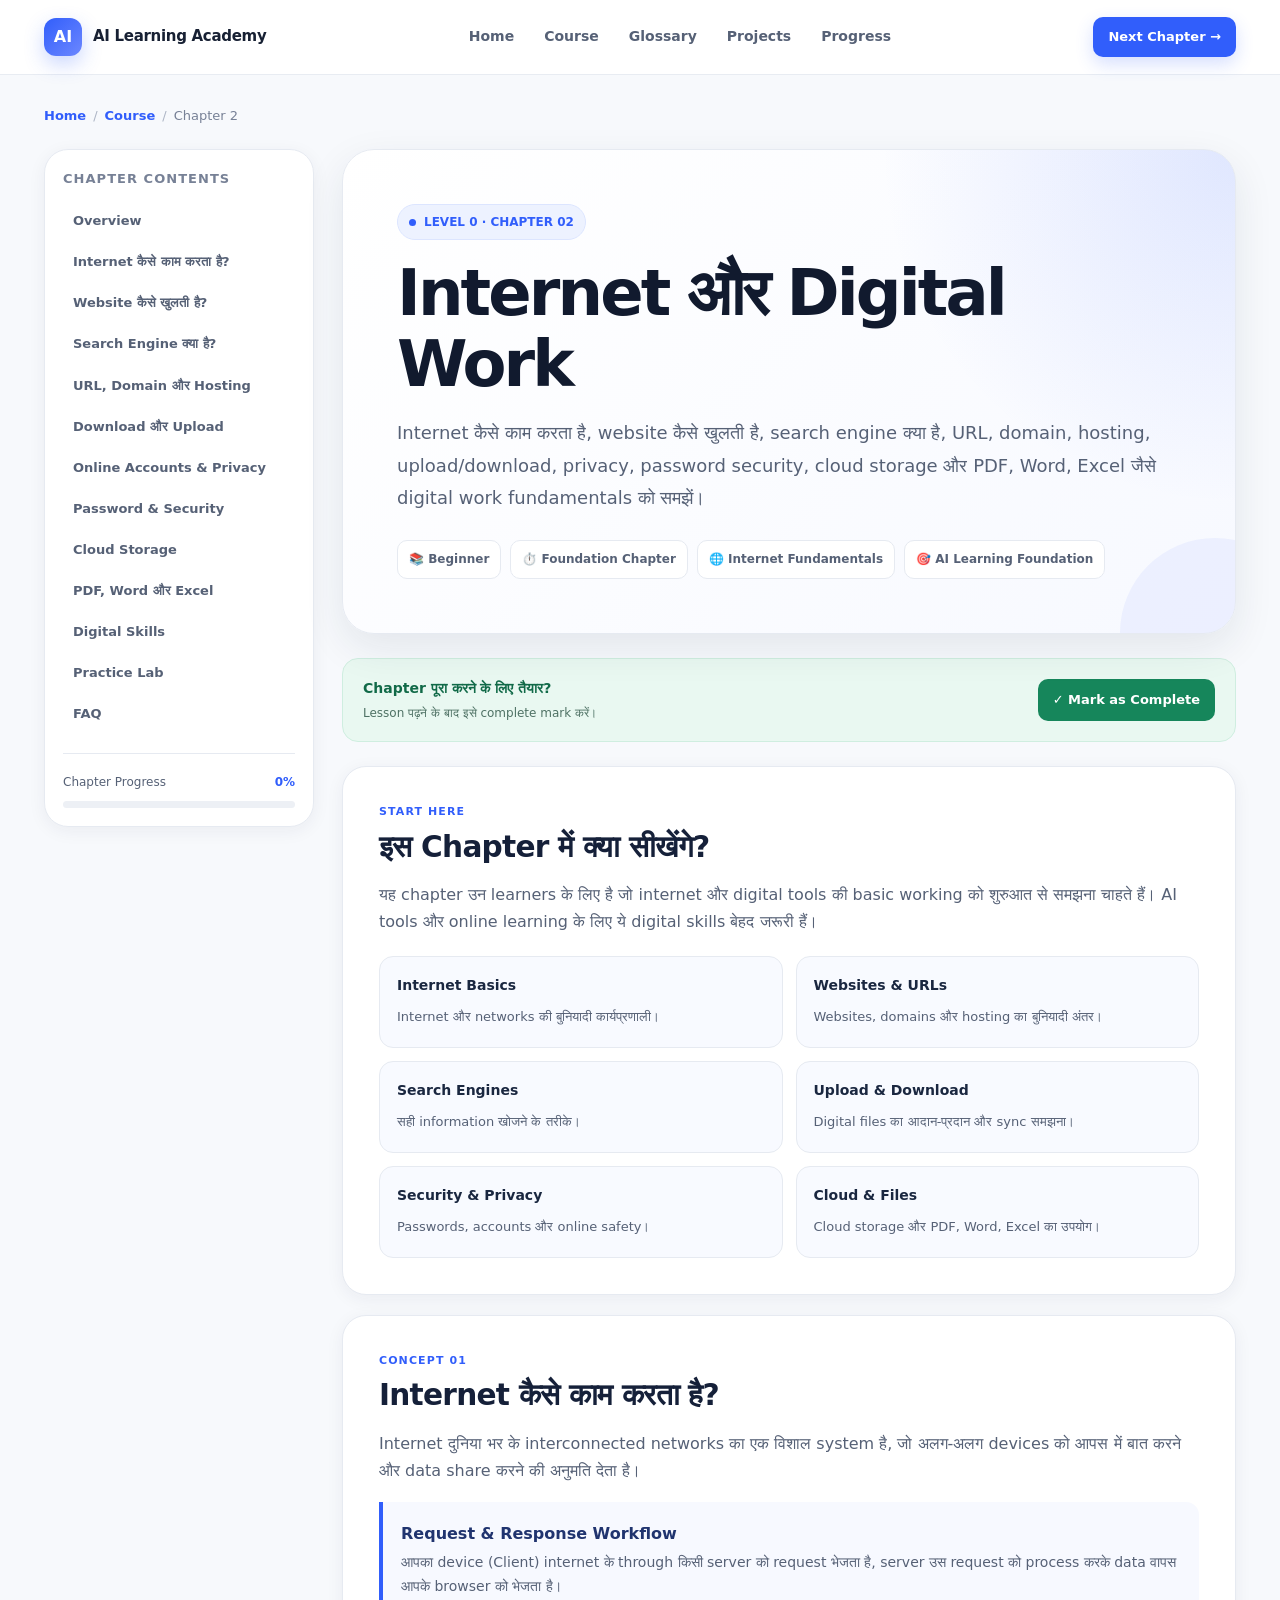
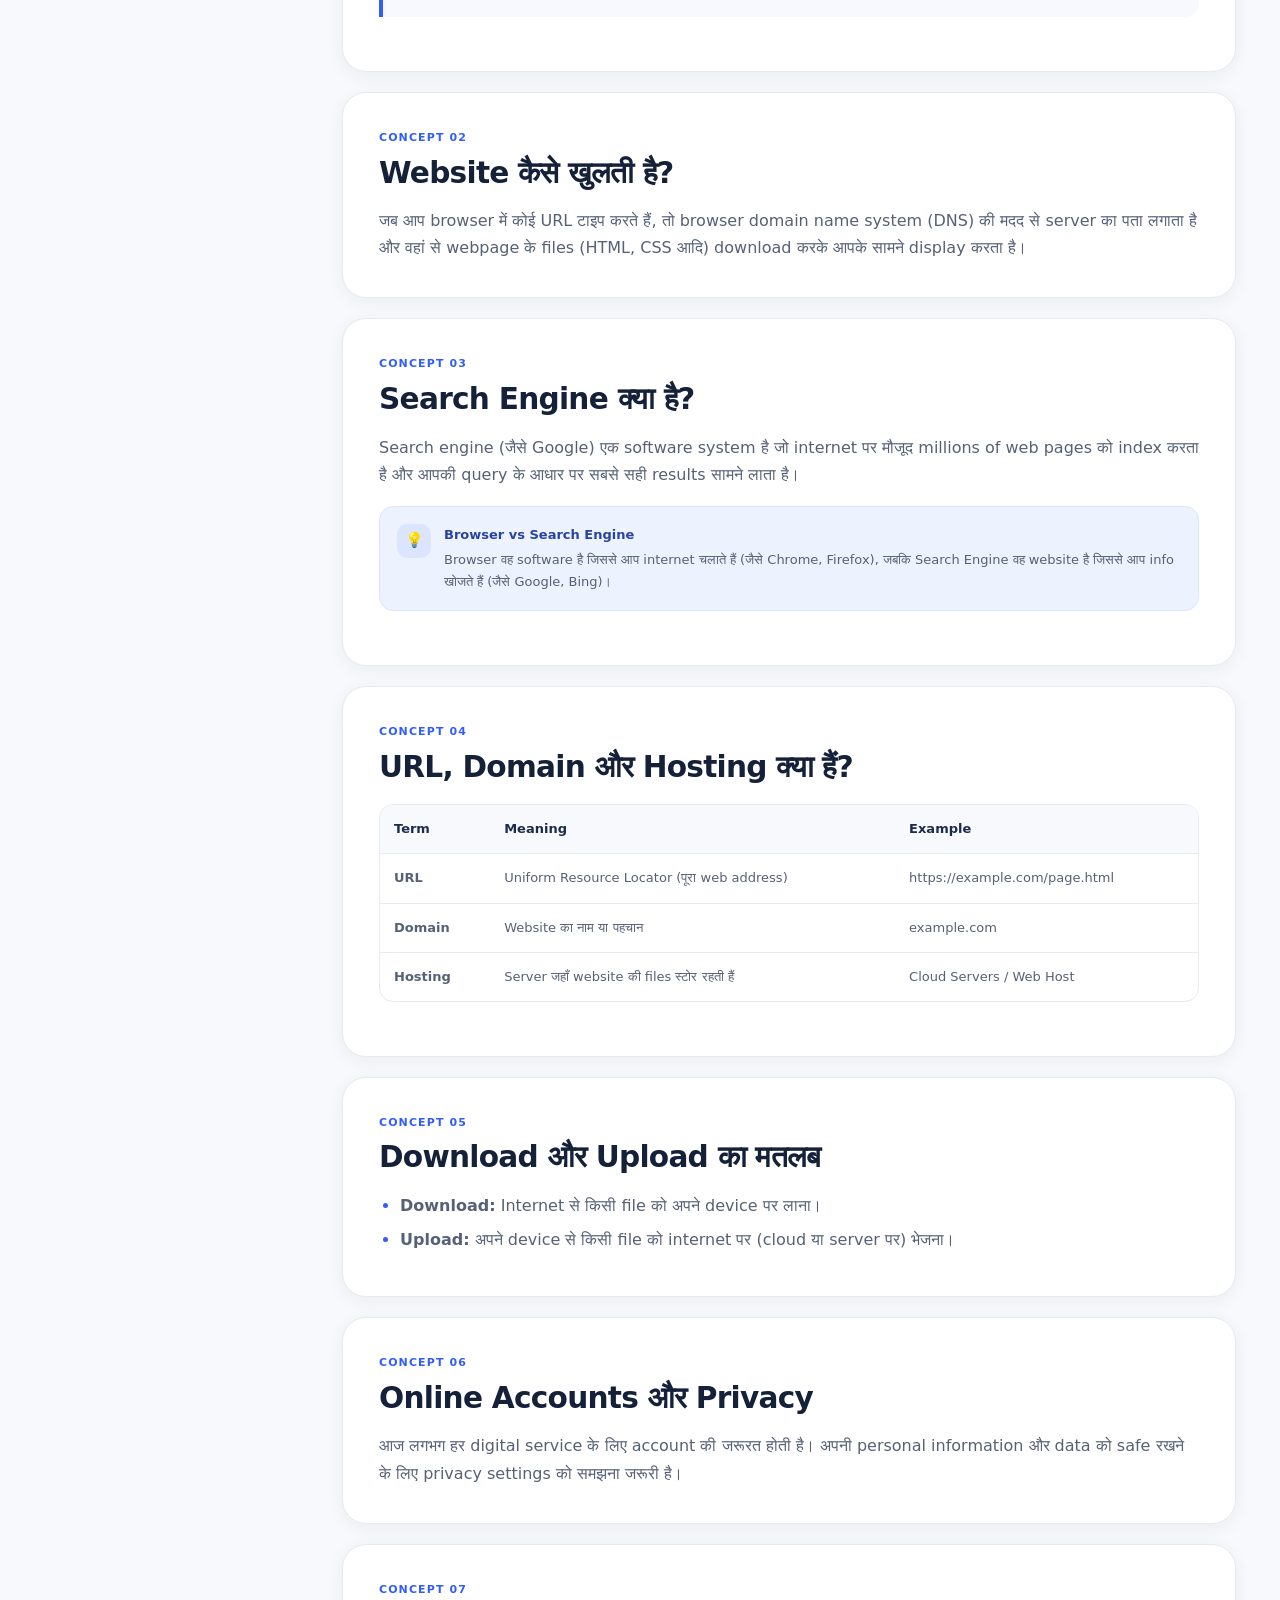
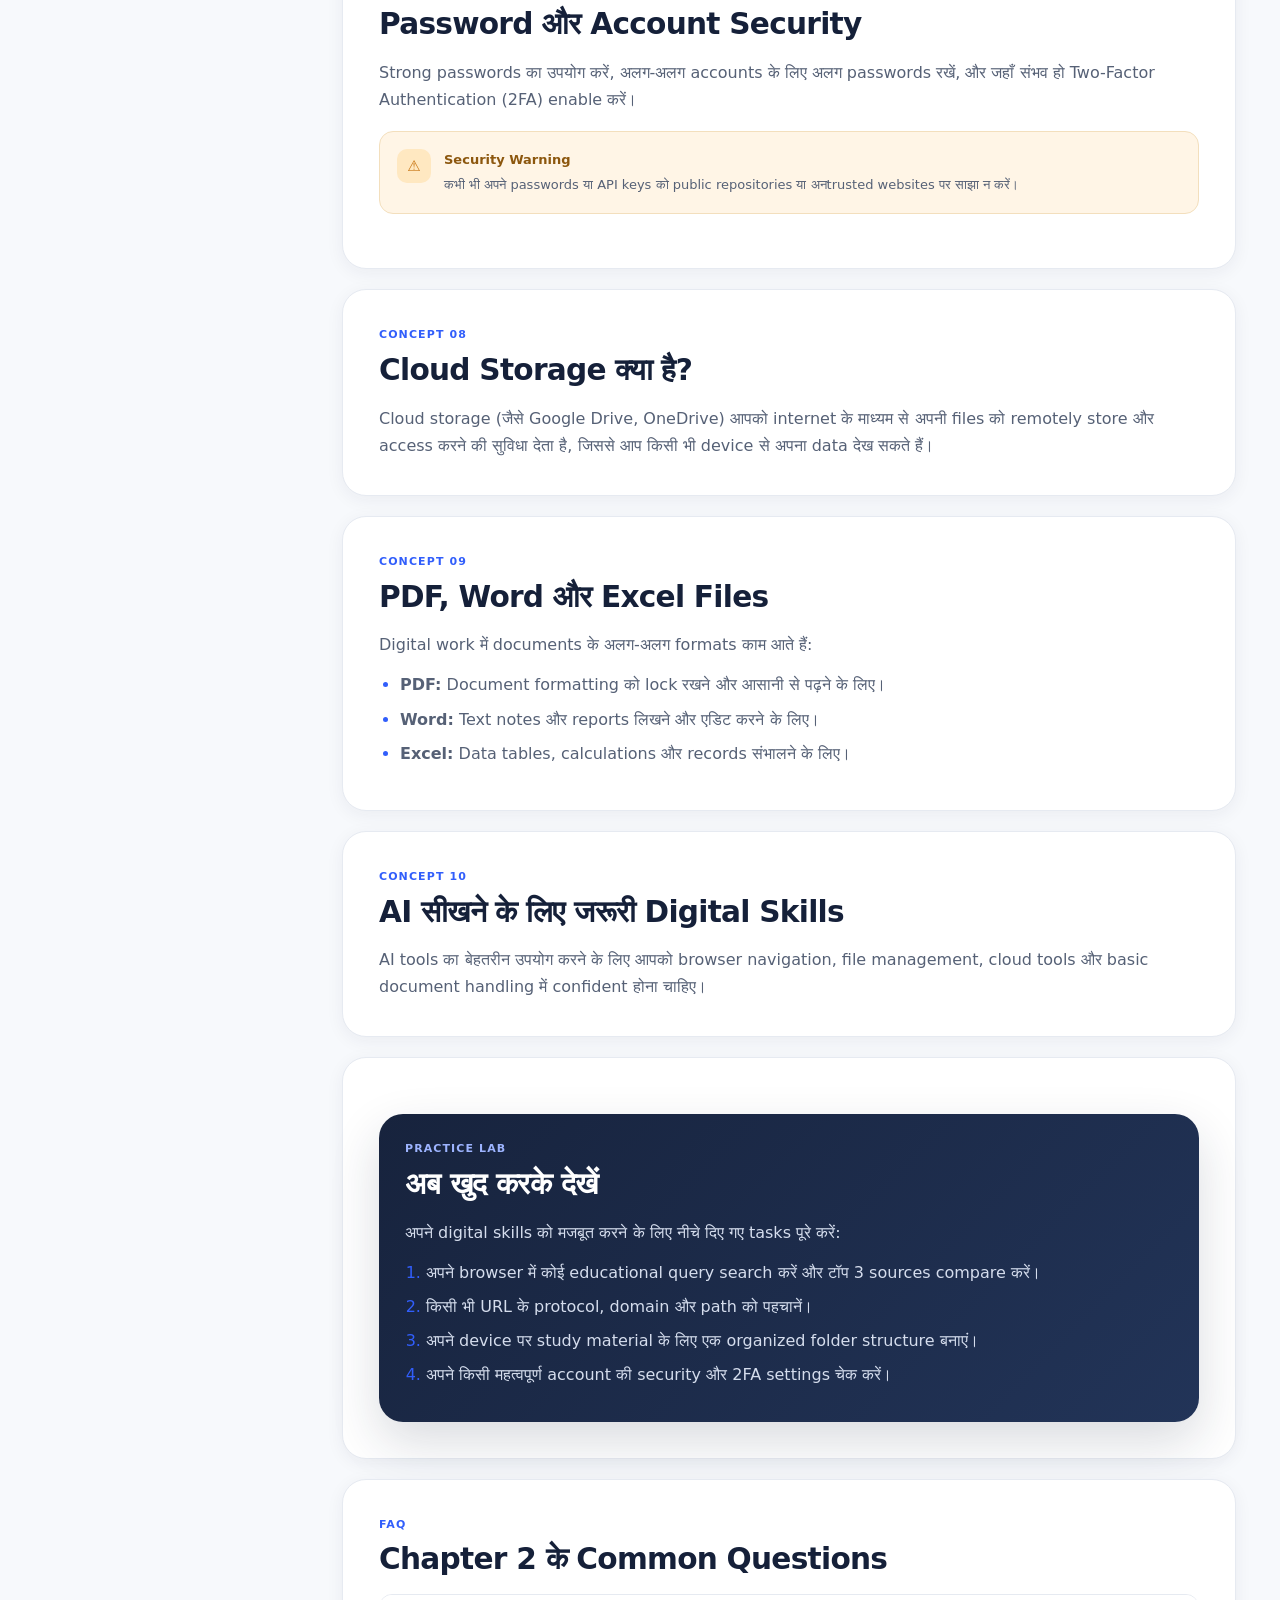
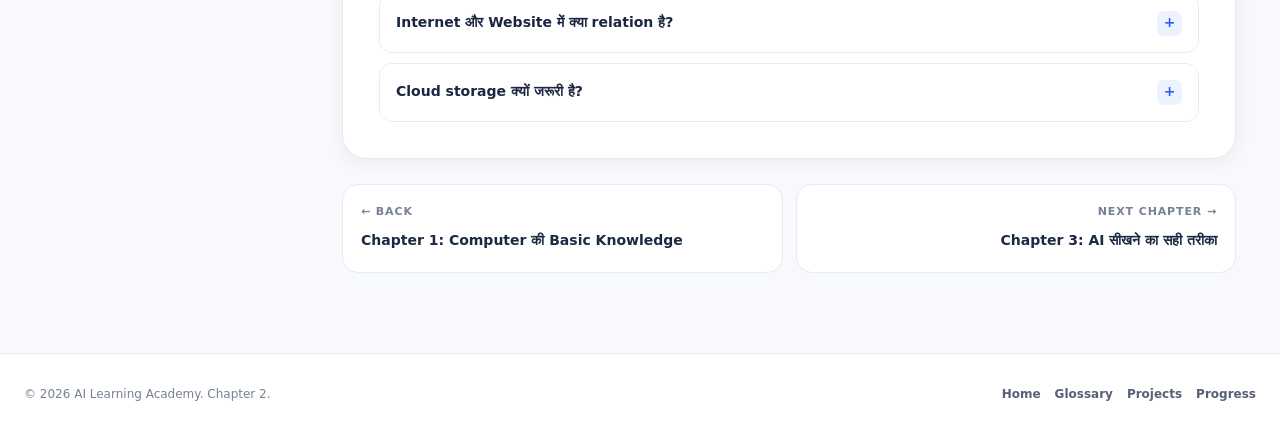
<file: chapters/chapter-02.html>
<!DOCTYPE html>
<html lang="hi">

<head>
    <meta charset="UTF-8">

    <!-- =========================================================
        BASIC SEO
    ========================================================== -->
    <title>Chapter 2: Internet और Digital Work | AI Learning Course</title>

    <meta name="description"
        content="Chapter 2 में Internet और Digital Work सीखें — Internet कैसे काम करता है, Website, Search Engine, URL, Domain, Hosting, Upload, Download, Privacy, Password Security, Cloud Storage, PDF, Word और Excel को आसान भाषा में समझें।">

    <meta name="keywords"
        content="Internet Basics, Digital Work, Internet कैसे काम करता है, Search Engine, URL Domain Hosting, Upload Download, Online Privacy, Password Security, Cloud Storage, PDF Word Excel, AI Course Hindi">

    <meta name="author" content="AI Learning Academy">
    <meta name="robots" content="index, follow, max-image-preview:large">
    <meta name="googlebot" content="index, follow, max-image-preview:large">
    <meta name="theme-color" content="#ffffff">

    <!-- Mobile -->
    <meta name="viewport" content="width=device-width, initial-scale=1.0">

    <!-- Canonical -->
    <link rel="canonical" href="https://example.com/chapters/chapter-02.html">

    <!-- =========================================================
        OPEN GRAPH
    ========================================================== -->
    <meta property="og:type" content="article">
    <meta property="og:locale" content="hi_IN">
    <meta property="og:site_name" content="AI Learning Academy">

    <meta property="og:title" content="Chapter 2: Internet और Digital Work">

    <meta property="og:description"
        content="Internet और Digital Work की complete beginner-friendly guide. Internet, websites, search engines, URLs, domains और cloud storage को step-by-step समझें।">

    <meta property="og:url" content="https://example.com/chapters/chapter-02.html">

    <meta property="og:image" content="https://example.com/assets/og-chapter-02.jpg">

    <meta property="og:image:alt" content="Internet और Digital Work - AI Learning Academy">

    <!-- =========================================================
        TWITTER / X
    ========================================================== -->
    <meta name="twitter:card" content="summary_large_image">

    <meta name="twitter:title" content="Chapter 2: Internet और Digital Work">

    <meta name="twitter:description" content="Internet और Digital Work की complete Hindi learning guide.">

    <meta name="twitter:image" content="https://example.com/assets/og-chapter-02.jpg">

    <!-- =========================================================
        PERFORMANCE
    ========================================================== -->
    <meta http-equiv="X-UA-Compatible" content="IE=edge">

    <!-- =========================================================
        STRUCTURED DATA
    ========================================================== -->

    <!-- Course -->
    <script type="application/ld+json">
  {
    "@context": "https://schema.org",
    "@type": "Course",
    "name": "AI Learning Course - Chapter 2: Internet और Digital Work",
    "description": "Internet और Digital Work सीखने के लिए Chapter 2 जिसमें Internet, Website, Search Engine, URL, Domain, Hosting, Upload, Download, Privacy, Password Security, Cloud Storage और Files शामिल हैं।",
    "provider": {
      "@type": "Organization",
      "name": "AI Learning Academy",
      "url": "https://example.com/"
    },
    "inLanguage": "hi",
    "educationalLevel": "Beginner",
    "isAccessibleForFree": true,
    "courseMode": "online"
  }
  </script>

    <!-- Article -->
    <script type="application/ld+json">
  {
    "@context": "https://schema.org",
    "@type": "Article",
    "headline": "Chapter 2: Internet और Digital Work",
    "description": "Internet और digital work की complete beginner-friendly chapter.",
    "inLanguage": "hi",
    "author": {
      "@type": "Organization",
      "name": "AI Learning Academy"
    },
    "publisher": {
      "@type": "Organization",
      "name": "AI Learning Academy"
    },
    "mainEntityOfPage": {
      "@type": "WebPage",
      "@id": "https://example.com/chapters/chapter-02.html"
    }
  }
  </script>

    <!-- Breadcrumb -->
    <script type="application/ld+json">
  {
    "@context": "https://schema.org",
    "@type": "BreadcrumbList",
    "itemListElement": [
      {
        "@type": "ListItem",
        "position": 1,
        "name": "Home",
        "item": "https://example.com/"
      },
      {
        "@type": "ListItem",
        "position": 2,
        "name": "Course",
        "item": "https://example.com/#curriculum"
      },
      {
        "@type": "ListItem",
        "position": 3,
        "name": "Chapter 2",
        "item": "https://example.com/chapters/chapter-02.html"
      }
    ]
  }
  </script>

    <!-- =========================================================
        INLINE CSS
    ========================================================== -->
    <style>
        /* =========================================================
        RESET
    ========================================================== */
        *,
        *::before,
        *::after {
            box-sizing: border-box;
            margin: 0;
            padding: 0;
        }

        html {
            scroll-behavior: smooth;
            scroll-padding-top: 100px;
        }

        body {
            font-family:
                Inter,
                ui-sans-serif,
                system-ui,
                -apple-system,
                BlinkMacSystemFont,
                "Segoe UI",
                "Noto Sans Devanagari",
                Arial,
                sans-serif;

            color: #172033;
            background: #f7f9fc;
            line-height: 1.7;
            overflow-x: hidden;
        }

        img {
            max-width: 100%;
            display: block;
        }

        a {
            color: inherit;
            text-decoration: none;
        }

        button,
        input {
            font: inherit;
        }

        button {
            cursor: pointer;
        }

        ::selection {
            background: #dbe7ff;
            color: #10204d;
        }

        /* =========================================================
        DESIGN TOKENS
    ========================================================== */
        :root {
            --primary: #315efb;
            --primary-dark: #2346c8;
            --primary-soft: #edf2ff;

            --text: #172033;
            --text-soft: #566176;
            --text-muted: #778196;

            --white: #ffffff;
            --surface: #ffffff;
            --surface-soft: #f8faff;

            --border: #e6eaf1;
            --border-strong: #d8deea;

            --green: #16865b;
            --green-soft: #e9f8f1;

            --orange: #c87512;
            --orange-soft: #fff5e6;

            --red: #c93d4f;
            --red-soft: #fff0f2;

            --shadow-sm:
                0 4px 18px rgba(27, 39, 70, 0.06);

            --shadow-md:
                0 14px 40px rgba(27, 39, 70, 0.09);

            --shadow-lg:
                0 25px 70px rgba(27, 39, 70, 0.12);

            --radius-sm: 10px;
            --radius-md: 16px;
            --radius-lg: 24px;
            --radius-xl: 32px;

            --container: 1240px;
        }

        /* =========================================================
        TOP READING PROGRESS
    ========================================================== */
        .reading-progress {
            position: fixed;
            inset: 0 0 auto 0;
            height: 4px;
            z-index: 9999;
            background: transparent;
        }

        .reading-progress span {
            display: block;
            width: 0;
            height: 100%;
            background: linear-gradient(90deg,
                    #315efb,
                    #6f8cff);
            transition: width 0.1s linear;
        }

        /* =========================================================
        HEADER
    ========================================================== */
        .site-header {
            position: sticky;
            top: 0;
            z-index: 1000;
            background: rgba(255, 255, 255, 0.94);
            border-bottom: 1px solid rgba(230, 234, 241, 0.9);
            backdrop-filter: blur(16px);
            -webkit-backdrop-filter: blur(16px);
        }

        .header-inner {
            max-width: var(--container);
            margin: auto;
            min-height: 74px;
            padding: 0 24px;

            display: flex;
            align-items: center;
            justify-content: space-between;
            gap: 24px;
        }

        .brand {
            display: inline-flex;
            align-items: center;
            gap: 11px;
            font-weight: 800;
            white-space: nowrap;
        }

        .brand-mark {
            width: 38px;
            height: 38px;
            border-radius: 12px;

            display: grid;
            place-items: center;

            color: #fff;
            background:
                linear-gradient(135deg,
                    #315efb,
                    #6c87ff);

            box-shadow:
                0 8px 20px rgba(49, 94, 251, 0.25);
        }

        .brand-text {
            font-size: 15px;
            letter-spacing: -0.02em;
        }

        .header-nav {
            display: flex;
            align-items: center;
            gap: 6px;
        }

        .header-nav a {
            padding: 9px 12px;
            border-radius: 10px;
            color: var(--text-soft);
            font-size: 14px;
            font-weight: 650;
            transition: 0.2s ease;
        }

        .header-nav a:hover,
        .header-nav a.active {
            color: var(--primary);
            background: var(--primary-soft);
        }

        .header-actions {
            display: flex;
            align-items: center;
            gap: 10px;
        }

        .header-btn {
            display: inline-flex;
            align-items: center;
            justify-content: center;

            min-height: 40px;
            padding: 0 15px;

            color: #fff;
            background: var(--primary);

            border-radius: 10px;
            font-size: 13px;
            font-weight: 750;

            box-shadow:
                0 7px 18px rgba(49, 94, 251, 0.2);

            transition: 0.2s ease;
        }

        .header-btn:hover {
            background: var(--primary-dark);
            transform: translateY(-1px);
        }

        .mobile-menu {
            display: none;

            width: 42px;
            height: 42px;

            border: 1px solid var(--border);
            border-radius: 11px;

            background: #fff;
            color: var(--text);

            font-size: 20px;
        }

        /* =========================================================
        PAGE LAYOUT
    ========================================================== */
        .page-shell {
            max-width: var(--container);
            margin: auto;
            padding: 30px 24px 80px;
        }

        .breadcrumb {
            display: flex;
            flex-wrap: wrap;
            align-items: center;
            gap: 7px;

            color: var(--text-muted);
            font-size: 13px;
            margin-bottom: 22px;
        }

        .breadcrumb a {
            color: var(--primary);
            font-weight: 650;
        }

        .breadcrumb-separator {
            color: #adb5c5;
        }

        .content-layout {
            display: grid;
            grid-template-columns: 270px minmax(0, 1fr);
            gap: 28px;
            align-items: start;
        }

        /* =========================================================
        SIDEBAR
    ========================================================== */
        .sidebar {
            position: sticky;
            top: 96px;

            background: #fff;
            border: 1px solid var(--border);
            border-radius: var(--radius-lg);

            padding: 18px;

            box-shadow: var(--shadow-sm);
        }

        .sidebar-title {
            font-size: 13px;
            font-weight: 800;
            text-transform: uppercase;
            letter-spacing: 0.08em;
            color: var(--text-muted);
            margin-bottom: 12px;
        }

        .toc {
            list-style: none;
            display: grid;
            gap: 3px;
        }

        .toc a {
            display: block;
            padding: 8px 10px;

            color: var(--text-soft);
            font-size: 13px;
            font-weight: 600;

            border-radius: 9px;
            transition: 0.2s ease;
        }

        .toc a:hover,
        .toc a.active {
            color: var(--primary);
            background: var(--primary-soft);
        }

        .sidebar-progress {
            margin-top: 20px;
            padding-top: 18px;
            border-top: 1px solid var(--border);
        }

        .progress-head {
            display: flex;
            justify-content: space-between;
            gap: 12px;

            font-size: 12px;
            color: var(--text-soft);
            margin-bottom: 8px;
        }

        .progress-value {
            color: var(--primary);
            font-weight: 800;
        }

        .progress-track {
            height: 7px;
            border-radius: 99px;
            overflow: hidden;
            background: #edf0f5;
        }

        .progress-track span {
            display: block;
            width: 0;
            height: 100%;
            background: var(--primary);
            border-radius: inherit;
            transition: width 0.3s ease;
        }

        /* =========================================================
        MAIN ARTICLE
    ========================================================== */
        .article {
            min-width: 0;
        }

        .chapter-hero {
            position: relative;
            overflow: hidden;

            background:
                radial-gradient(circle at 100% 0%,
                    rgba(49, 94, 251, 0.13),
                    transparent 35%),
                linear-gradient(135deg,
                    #ffffff,
                    #f7f9ff);

            border: 1px solid var(--border);
            border-radius: var(--radius-xl);

            padding: clamp(28px, 5vw, 54px);

            box-shadow: var(--shadow-md);
            margin-bottom: 24px;
        }

        .chapter-hero::after {
            content: "";
            position: absolute;

            width: 190px;
            height: 190px;

            right: -75px;
            bottom: -95px;

            border-radius: 50%;

            background: rgba(49, 94, 251, 0.06);
        }

        .chapter-label {
            display: inline-flex;
            align-items: center;
            gap: 8px;

            color: var(--primary);
            background: var(--primary-soft);

            border: 1px solid #dce5ff;

            padding: 7px 11px;
            border-radius: 999px;

            font-size: 12px;
            font-weight: 800;
            margin-bottom: 18px;
        }

        .chapter-label::before {
            content: "";
            width: 7px;
            height: 7px;
            background: var(--primary);
            border-radius: 50%;
        }

        .chapter-title {
            max-width: 850px;

            color: #111a2e;

            font-size: clamp(2rem,
                    5vw,
                    4rem);

            line-height: 1.1;
            letter-spacing: -0.045em;

            margin-bottom: 18px;
        }

        .chapter-intro {
            max-width: 790px;

            color: var(--text-soft);
            font-size: clamp(15px,
                    2vw,
                    18px);

            line-height: 1.8;
        }

        .chapter-meta {
            display: flex;
            flex-wrap: wrap;
            gap: 9px;

            margin-top: 26px;
        }

        .meta-chip {
            display: inline-flex;
            align-items: center;
            gap: 7px;

            padding: 8px 11px;

            color: var(--text-soft);
            background: #fff;

            border: 1px solid var(--border);

            border-radius: 10px;
            font-size: 12px;
            font-weight: 700;
        }

        /* =========================================================
        COMPLETE BUTTON
    ========================================================== */
        .complete-box {
            display: flex;
            align-items: center;
            justify-content: space-between;
            gap: 18px;

            padding: 18px 20px;

            background: var(--green-soft);
            border: 1px solid #cfeee0;

            border-radius: var(--radius-md);

            margin-bottom: 24px;
        }

        .complete-text strong {
            display: block;
            color: #116a48;
            font-size: 14px;
            margin-bottom: 2px;
        }

        .complete-text span {
            display: block;
            color: #4e7164;
            font-size: 12px;
        }

        .complete-button {
            flex: 0 0 auto;

            border: 0;

            padding: 10px 15px;

            border-radius: 10px;

            color: #fff;
            background: var(--green);

            font-size: 13px;
            font-weight: 800;

            transition: 0.2s ease;
        }

        .complete-button:hover {
            transform: translateY(-1px);
            filter: brightness(0.95);
        }

        .complete-button.completed {
            background: #0d6b49;
        }

        /* =========================================================
        CONTENT CARDS
    ========================================================== */
        .lesson-section {
            background: #fff;
            border: 1px solid var(--border);
            border-radius: var(--radius-lg);

            padding: clamp(22px,
                    4vw,
                    36px);

            margin-bottom: 20px;

            box-shadow: var(--shadow-sm);
            scroll-margin-top: 96px;
        }

        .section-kicker {
            color: var(--primary);
            font-size: 11px;
            font-weight: 850;

            text-transform: uppercase;
            letter-spacing: 0.1em;

            margin-bottom: 6px;
        }

        .lesson-section h2 {
            color: #152039;

            font-size: clamp(1.35rem,
                    3vw,
                    1.85rem);

            line-height: 1.3;
            letter-spacing: -0.025em;

            margin-bottom: 15px;
        }

        .lesson-section h3 {
            color: #1c2942;
            font-size: 1.08rem;
            line-height: 1.4;
            margin: 24px 0 9px;
        }

        .lesson-section p {
            color: var(--text-soft);
            margin-bottom: 13px;
        }

        .lesson-section p:last-child {
            margin-bottom: 0;
        }

        .lesson-section ul,
        .lesson-section ol {
            padding-left: 21px;
            color: var(--text-soft);
        }

        .lesson-section li {
            margin-bottom: 7px;
        }

        .lesson-section li::marker {
            color: var(--primary);
        }

        /* =========================================================
        INFO GRID
    ========================================================== */
        .info-grid {
            display: grid;
            grid-template-columns: repeat(2, minmax(0, 1fr));
            gap: 13px;
            margin-top: 20px;
        }

        .info-card {
            padding: 17px;

            background: var(--surface-soft);

            border: 1px solid var(--border);

            border-radius: 14px;
        }

        .info-card strong {
            display: block;
            color: #1a2740;
            font-size: 14px;
            margin-bottom: 5px;
        }

        .info-card span {
            color: var(--text-soft);
            font-size: 13px;
        }

        /* =========================================================
        CONCEPT BOX
    ========================================================== */
        .concept-box {
            margin: 18px 0;

            padding: 18px;

            background: #f7f9ff;
            border-left: 4px solid var(--primary);

            border-radius: 0 13px 13px 0;
        }

        .concept-box strong {
            display: block;
            color: #20346f;
            margin-bottom: 4px;
        }

        .concept-box p {
            margin: 0;
            font-size: 14px;
        }

        /* =========================================================
        COMPARISON TABLE
    ========================================================== */
        .table-wrap {
            width: 100%;
            overflow-x: auto;

            border: 1px solid var(--border);
            border-radius: 14px;

            margin: 18px 0;
        }

        table {
            width: 100%;
            min-width: 570px;
            border-collapse: collapse;
        }

        th,
        td {
            padding: 13px 14px;
            text-align: left;
            border-bottom: 1px solid var(--border);
            vertical-align: top;
        }

        th {
            color: #1d2c4c;
            background: #f7f9fc;
            font-size: 13px;
            font-weight: 800;
        }

        td {
            color: var(--text-soft);
            font-size: 13px;
        }

        tr:last-child td {
            border-bottom: 0;
        }

        /* =========================================================
        CALLOUTS
    ========================================================== */
        .callout {
            display: flex;
            gap: 13px;

            padding: 17px;

            border-radius: 14px;
            margin: 18px 0;
        }

        .callout-icon {
            flex: 0 0 34px;

            width: 34px;
            height: 34px;

            display: grid;
            place-items: center;

            border-radius: 10px;

            font-size: 15px;
        }

        .callout-content strong {
            display: block;
            margin-bottom: 3px;
            font-size: 13px;
        }

        .callout-content p {
            margin: 0;
            font-size: 13px;
        }

        .callout.tip {
            background: var(--primary-soft);
            border: 1px solid #dce5ff;
        }

        .callout.tip .callout-icon {
            background: #dbe5ff;
            color: var(--primary);
        }

        .callout.tip strong {
            color: #2944a0;
        }

        .callout.warning {
            background: var(--orange-soft);
            border: 1px solid #f3dfbd;
        }

        .callout.warning .callout-icon {
            background: #ffe8c1;
            color: var(--orange);
        }

        .callout.warning strong {
            color: #8c570e;
        }

        /* =========================================================
        STEP CARDS
    ========================================================== */
        .steps {
            display: grid;
            gap: 11px;
            margin-top: 18px;
        }

        .step {
            display: grid;
            grid-template-columns: 34px 1fr;
            gap: 12px;

            padding: 14px;

            background: #fbfcfe;
            border: 1px solid var(--border);

            border-radius: 13px;
        }

        .step-number {
            width: 34px;
            height: 34px;

            display: grid;
            place-items: center;

            border-radius: 10px;

            color: var(--primary);
            background: var(--primary-soft);

            font-size: 12px;
            font-weight: 850;
        }

        .step strong {
            display: block;
            color: #1d2940;
            font-size: 14px;
            margin-bottom: 2px;
        }

        .step p {
            font-size: 13px;
            margin: 0;
        }

        /* =========================================================
        PRACTICE
    ========================================================== */
        .practice-box {
            background:
                linear-gradient(135deg,
                    #17233d,
                    #223458);

            color: #fff;

            border-radius: var(--radius-lg);
            padding: 26px;

            margin-top: 20px;

            box-shadow:
                0 20px 50px rgba(23, 35, 61, 0.16);
        }

        .practice-box .section-kicker {
            color: #9db4ff;
        }

        .practice-box h2 {
            color: #fff;
        }

        .practice-box p,
        .practice-box li {
            color: #d5dded;
        }

        .practice-list {
            margin-top: 12px;
        }

        /* =========================================================
        FAQ
    ========================================================== */
        .faq-list {
            display: grid;
            gap: 10px;
        }

        .faq-item {
            border: 1px solid var(--border);
            border-radius: 13px;
            overflow: hidden;
            background: #fff;
        }

        .faq-question {
            width: 100%;

            display: flex;
            align-items: center;
            justify-content: space-between;
            gap: 16px;

            border: 0;
            background: #fff;

            padding: 16px;

            color: #1b2740;
            text-align: left;

            font-size: 14px;
            font-weight: 750;
        }

        .faq-icon {
            flex: 0 0 auto;

            width: 25px;
            height: 25px;

            display: grid;
            place-items: center;

            border-radius: 7px;

            background: var(--primary-soft);
            color: var(--primary);

            transition: 0.2s ease;
        }

        .faq-answer {
            display: none;
            padding: 0 16px 16px;
        }

        .faq-answer p {
            margin: 0;
            font-size: 13px;
        }

        .faq-item.open .faq-answer {
            display: block;
        }

        .faq-item.open .faq-icon {
            transform: rotate(45deg);
        }

        /* =========================================================
        CHAPTER NAVIGATION
    ========================================================== */
        .chapter-navigation {
            display: grid;
            grid-template-columns: 1fr 1fr;
            gap: 13px;

            margin-top: 25px;
        }

        .chapter-nav-card {
            display: block;

            padding: 18px;

            background: #fff;
            border: 1px solid var(--border);

            border-radius: var(--radius-md);

            transition: 0.2s ease;
        }

        .chapter-nav-card:hover {
            border-color: #cdd8f8;
            box-shadow: var(--shadow-sm);
            transform: translateY(-2px);
        }

        .chapter-nav-card.next {
            text-align: right;
        }

        .nav-small {
            display: block;

            color: var(--text-muted);
            font-size: 11px;
            font-weight: 800;

            text-transform: uppercase;
            letter-spacing: 0.08em;

            margin-bottom: 5px;
        }

        .nav-title {
            color: #1b2943;
            font-size: 14px;
            font-weight: 750;
        }

        /* =========================================================
        FOOTER
    ========================================================== */
        .site-footer {
            background: #fff;
            border-top: 1px solid var(--border);
            padding: 30px 24px;
        }

        .footer-inner {
            max-width: var(--container);
            margin: auto;

            display: flex;
            align-items: center;
            justify-content: space-between;
            gap: 20px;
        }

        .footer-copy {
            color: var(--text-muted);
            font-size: 12px;
        }

        .footer-links {
            display: flex;
            flex-wrap: wrap;
            gap: 14px;
        }

        .footer-links a {
            color: var(--text-soft);
            font-size: 12px;
            font-weight: 650;
        }

        .footer-links a:hover {
            color: var(--primary);
        }

        /* =========================================================
        BACK TO TOP
    ========================================================== */
        .back-top {
            position: fixed;

            right: 20px;
            bottom: 20px;

            width: 44px;
            height: 44px;

            border: 1px solid var(--border);
            border-radius: 12px;

            background: rgba(255, 255, 255, 0.96);
            color: var(--primary);

            box-shadow: var(--shadow-md);

            opacity: 0;
            visibility: hidden;

            transform: translateY(10px);

            transition: 0.2s ease;

            z-index: 500;
        }

        .back-top.visible {
            opacity: 1;
            visibility: visible;
            transform: translateY(0);
        }

        /* =========================================================
        RESPONSIVE — TABLET
    ========================================================== */
        @media (max-width: 1020px) {
            .content-layout {
                grid-template-columns: 1fr;
            }

            .sidebar {
                position: relative;
                top: auto;
            }

            .toc {
                display: flex;
                flex-wrap: wrap;
            }

            .toc a {
                border: 1px solid var(--border);
            }

            .sidebar-progress {
                margin-top: 15px;
            }

            .header-nav {
                display: none;
            }

            .mobile-menu {
                display: block;
            }

            .header-actions {
                margin-left: auto;
            }
        }

        /* =========================================================
        RESPONSIVE — MOBILE
    ========================================================== */
        @media (max-width: 700px) {
            .header-inner {
                min-height: 66px;
                padding: 0 15px;
            }

            .brand-text {
                font-size: 13px;
            }

            .header-btn {
                display: none;
            }

            .page-shell {
                padding: 20px 14px 55px;
            }

            .breadcrumb {
                font-size: 11px;
            }

            .chapter-hero {
                border-radius: 22px;
                padding: 26px 20px;
            }

            .chapter-title {
                font-size: clamp(2rem,
                        10vw,
                        2.8rem);
            }

            .chapter-intro {
                font-size: 14px;
            }

            .chapter-meta {
                gap: 7px;
            }

            .meta-chip {
                font-size: 11px;
                padding: 7px 9px;
            }

            .complete-box {
                align-items: flex-start;
                flex-direction: column;
            }

            .complete-button {
                width: 100%;
            }

            .lesson-section {
                padding: 20px 17px;
                border-radius: 18px;
            }

            .info-grid {
                grid-template-columns: 1fr;
            }

            .chapter-navigation {
                grid-template-columns: 1fr;
            }

            .chapter-nav-card.next {
                text-align: left;
            }

            .footer-inner {
                flex-direction: column;
                align-items: flex-start;
            }
        }

        /* =========================================================
        SMALL PHONES
    ========================================================== */
        @media (max-width: 390px) {
            .brand-mark {
                width: 34px;
                height: 34px;
                border-radius: 10px;
            }

            .brand-text {
                max-width: 150px;
                white-space: normal;
                line-height: 1.25;
            }

            .mobile-menu {
                width: 39px;
                height: 39px;
            }

            .chapter-hero {
                padding: 23px 16px;
            }

            .lesson-section {
                padding: 18px 14px;
            }

            .practice-box {
                padding: 20px 16px;
            }
        }

        /* =========================================================
        ACCESSIBILITY
    ========================================================== */
        :focus-visible {
            outline: 3px solid rgba(49, 94, 251, 0.25);
            outline-offset: 3px;
        }

        @media (prefers-reduced-motion: reduce) {
            html {
                scroll-behavior: auto;
            }

            *,
            *::before,
            *::after {
                animation-duration: 0.01ms !important;
                transition-duration: 0.01ms !important;
            }
        }
    </style>
</head>

<body>

    <!-- =========================================================
        READING PROGRESS
    ========================================================== -->
    <div class="reading-progress" aria-hidden="true">
        <span id="readingProgress"></span>
    </div>

    <!-- =========================================================
        HEADER
    ========================================================== -->
    <header class="site-header">
        <div class="header-inner">

            <a href="../index.html" class="brand" aria-label="AI Learning Academy Home">
                <span class="brand-mark" aria-hidden="true">AI</span>
                <span class="brand-text">AI Learning Academy</span>
            </a>

            <nav class="header-nav" aria-label="Main navigation">
                <a href="../index.html">Home</a>
                <a href="../index.html#curriculum">Course</a>
                <a href="glossary.html">Glossary</a>
                <a href="projects.html">Projects</a>
                <a href="progress.html">Progress</a>
            </nav>

            <div class="header-actions">
                <a href="chapter-03.html" class="header-btn">
                    Next Chapter →
                </a>

                <button class="mobile-menu" id="mobileMenu" type="button" aria-label="Open navigation"
                    aria-expanded="false">
                    ☰
                </button>
            </div>

        </div>
    </header>

    <!-- =========================================================
        MAIN
    ========================================================== -->
    <main class="page-shell">

        <!-- Breadcrumb -->
        <nav class="breadcrumb" aria-label="Breadcrumb">
            <a href="../index.html">Home</a>
            <span class="breadcrumb-separator">/</span>

            <a href="../index.html#curriculum">
                Course
            </a>

            <span class="breadcrumb-separator">/</span>

            <span aria-current="page">
                Chapter 2
            </span>
        </nav>

        <div class="content-layout">

            <!-- =====================================================
            SIDEBAR
        ===================================================== -->
            <aside class="sidebar">

                <div class="sidebar-title">
                    Chapter Contents
                </div>

                <ul class="toc" id="toc">

                    <li>
                        <a href="#overview">
                            Overview
                        </a>
                    </li>

                    <li>
                        <a href="#internet-basics">
                            Internet कैसे काम करता है?
                        </a>
                    </li>

                    <li>
                        <a href="#website">
                            Website कैसे खुलती है?
                        </a>
                    </li>

                    <li>
                        <a href="#search-engine">
                            Search Engine क्या है?
                        </a>
                    </li>

                    <li>
                        <a href="#url-domain-hosting">
                            URL, Domain और Hosting
                        </a>
                    </li>

                    <li>
                        <a href="#upload-download">
                            Download और Upload
                        </a>
                    </li>

                    <li>
                        <a href="#accounts-privacy">
                            Online Accounts & Privacy
                        </a>
                    </li>

                    <li>
                        <a href="#password-security">
                            Password & Security
                        </a>
                    </li>

                    <li>
                        <a href="#cloud-storage">
                            Cloud Storage
                        </a>
                    </li>

                    <li>
                        <a href="#files">
                            PDF, Word और Excel
                        </a>
                    </li>

                    <li>
                        <a href="#digital-skills">
                            Digital Skills
                        </a>
                    </li>

                    <li>
                        <a href="#practice">
                            Practice Lab
                        </a>
                    </li>

                    <li>
                        <a href="#faq">
                            FAQ
                        </a>
                    </li>

                </ul>

                <div class="sidebar-progress">

                    <div class="progress-head">
                        <span>Chapter Progress</span>
                        <span class="progress-value" id="progressPercent">
                            0%
                        </span>
                    </div>

                    <div class="progress-track">
                        <span id="chapterProgress"></span>
                    </div>

                </div>

            </aside>

            <!-- =====================================================
            ARTICLE
        ===================================================== -->
            <article class="article">

                <!-- HERO -->
                <header class="chapter-hero">

                    <span class="chapter-label">
                        LEVEL 0 · CHAPTER 02
                    </span>

                    <h1 class="chapter-title">
                        Internet और Digital Work
                    </h1>

                    <p class="chapter-intro">
                        Internet कैसे काम करता है, website कैसे खुलती है, search engine क्या है,
                        URL, domain, hosting, upload/download, privacy, password security,
                        cloud storage और PDF, Word, Excel जैसे digital work fundamentals को समझें।
                    </p>

                    <div class="chapter-meta">

                        <span class="meta-chip">
                            📚 Beginner
                        </span>

                        <span class="meta-chip">
                            ⏱️ Foundation Chapter
                        </span>

                        <span class="meta-chip">
                            🌐 Internet Fundamentals
                        </span>

                        <span class="meta-chip">
                            🎯 AI Learning Foundation
                        </span>

                    </div>

                </header>

                <!-- COMPLETE -->
                <div class="complete-box">

                    <div class="complete-text">
                        <strong id="completeTitle">
                            Chapter पूरा करने के लिए तैयार?
                        </strong>

                        <span id="completeDescription">
                            Lesson पढ़ने के बाद इसे complete mark करें।
                        </span>
                    </div>

                    <button class="complete-button" id="completeButton" type="button">
                        ✓ Mark as Complete
                    </button>

                </div>

                <!-- ===================================================
                OVERVIEW
            ==================================================== -->
                <section class="lesson-section" id="overview">

                    <div class="section-kicker">
                        Start Here
                    </div>

                    <h2>
                        इस Chapter में क्या सीखेंगे?
                    </h2>

                    <p>
                        यह chapter उन learners के लिए है जो internet और digital tools की
                        basic working को शुरुआत से समझना चाहते हैं। AI tools और online learning
                        के लिए ये digital skills बेहद जरूरी हैं।
                    </p>

                    <div class="info-grid">

                        <div class="info-card">
                            <strong>Internet Basics</strong>
                            <span>Internet और networks की बुनियादी कार्यप्रणाली।</span>
                        </div>

                        <div class="info-card">
                            <strong>Websites & URLs</strong>
                            <span>Websites, domains और hosting का बुनियादी अंतर।</span>
                        </div>

                        <div class="info-card">
                            <strong>Search Engines</strong>
                            <span>सही information खोजने के तरीके।</span>
                        </div>

                        <div class="info-card">
                            <strong>Upload & Download</strong>
                            <span>Digital files का आदान-प्रदान और sync समझना।</span>
                        </div>

                        <div class="info-card">
                            <strong>Security & Privacy</strong>
                            <span>Passwords, accounts और online safety।</span>
                        </div>

                        <div class="info-card">
                            <strong>Cloud & Files</strong>
                            <span>Cloud storage और PDF, Word, Excel का उपयोग।</span>
                        </div>

                    </div>

                </section>

                <!-- ===================================================
                INTERNET
            ==================================================== -->
                <section class="lesson-section" id="internet-basics">

                    <div class="section-kicker">
                        Concept 01
                    </div>

                    <h2>
                        Internet कैसे काम करता है?
                    </h2>

                    <p>
                        Internet दुनिया भर के interconnected networks का एक विशाल system है,
                        जो अलग-अलग devices को आपस में बात करने और data share करने की अनुमति देता है।
                    </p>

                    <div class="concept-box">
                        <strong>Request & Response Workflow</strong>
                        <p>
                            आपका device (Client) internet के through किसी server को request भेजता है,
                            server उस request को process करके data वापस आपके browser को भेजता है।
                        </p>
                    </div>

                </section>

                <!-- ===================================================
                WEBSITE
            ==================================================== -->
                <section class="lesson-section" id="website">

                    <div class="section-kicker">
                        Concept 02
                    </div>

                    <h2>
                        Website कैसे खुलती है?
                    </h2>

                    <p>
                        जब आप browser में कोई URL टाइप करते हैं, तो browser domain name system (DNS)
                        की मदद से server का पता लगाता है और वहां से webpage के files (HTML, CSS आदि)
                        download करके आपके सामने display करता है।
                    </p>

                </section>

                <!-- ===================================================
                SEARCH ENGINE
            ==================================================== -->
                <section class="lesson-section" id="search-engine">

                    <div class="section-kicker">
                        Concept 03
                    </div>

                    <h2>
                        Search Engine क्या है?
                    </h2>

                    <p>
                        Search engine (जैसे Google) एक software system है जो internet पर मौजूद
                        millions of web pages को index करता है और आपकी query के आधार पर सबसे सही
                        results सामने लाता है।
                    </p>

                    <div class="callout tip">
                        <div class="callout-icon">💡</div>
                        <div class="callout-content">
                            <strong>Browser vs Search Engine</strong>
                            <p>
                                Browser वह software है जिससे आप internet चलाते हैं (जैसे Chrome, Firefox),
                                जबकि Search Engine वह website है जिससे आप info खोजते हैं (जैसे Google, Bing)।
                            </p>
                        </div>
                    </div>

                </section>

                <!-- ===================================================
                URL DOMAIN HOSTING
            ==================================================== -->
                <section class="lesson-section" id="url-domain-hosting">

                    <div class="section-kicker">
                        Concept 04
                    </div>

                    <h2>
                        URL, Domain और Hosting क्या हैं?
                    </h2>

                    <div class="table-wrap">
                        <table>
                            <thead>
                                <tr>
                                    <th>Term</th>
                                    <th>Meaning</th>
                                    <th>Example</th>
                                </tr>
                            </thead>
                            <tbody>
                                <tr>
                                    <td><strong>URL</strong></td>
                                    <td>Uniform Resource Locator (पूरा web address)</td>
                                    <td>https://example.com/page.html</td>
                                </tr>
                                <tr>
                                    <td><strong>Domain</strong></td>
                                    <td>Website का नाम या पहचान</td>
                                    <td>example.com</td>
                                </tr>
                                <tr>
                                    <td><strong>Hosting</strong></td>
                                    <td>Server जहाँ website की files स्टोर रहती हैं</td>
                                    <td>Cloud Servers / Web Host</td>
                                </tr>
                            </tbody>
                        </table>
                    </div>

                </section>

                <!-- ===================================================
                UPLOAD DOWNLOAD
            ==================================================== -->
                <section class="lesson-section" id="upload-download">

                    <div class="section-kicker">
                        Concept 05
                    </div>

                    <h2>
                        Download और Upload का मतलब
                    </h2>

                    <ul>
                        <li><strong>Download:</strong> Internet से किसी file को अपने device पर लाना।</li>
                        <li><strong>Upload:</strong> अपने device से किसी file को internet पर (cloud या server पर) भेजना।
                        </li>
                    </ul>

                </section>

                <!-- ===================================================
                ACCOUNTS PRIVACY
            ==================================================== -->
                <section class="lesson-section" id="accounts-privacy">

                    <div class="section-kicker">
                        Concept 06
                    </div>

                    <h2>
                        Online Accounts और Privacy
                    </h2>

                    <p>
                        आज लगभग हर digital service के लिए account की जरूरत होती है। अपनी personal
                        information और data को safe रखने के लिए privacy settings को समझना जरूरी है।
                    </p>

                </section>

                <!-- ===================================================
                PASSWORD SECURITY
            ==================================================== -->
                <section class="lesson-section" id="password-security">

                    <div class="section-kicker">
                        Concept 07
                    </div>

                    <h2>
                        Password और Account Security
                    </h2>

                    <p>
                        Strong passwords का उपयोग करें, अलग-अलग accounts के लिए अलग passwords रखें,
                        और जहाँ संभव हो Two-Factor Authentication (2FA) enable करें।
                    </p>

                    <div class="callout warning">
                        <div class="callout-icon">⚠️</div>
                        <div class="callout-content">
                            <strong>Security Warning</strong>
                            <p>कभी भी अपने passwords या API keys को public repositories या अनtrusted websites पर साझा न
                                करें।</p>
                        </div>
                    </div>

                </section>

                <!-- ===================================================
                CLOUD STORAGE
            ==================================================== -->
                <section class="lesson-section" id="cloud-storage">

                    <div class="section-kicker">
                        Concept 08
                    </div>

                    <h2>
                        Cloud Storage क्या है?
                    </h2>

                    <p>
                        Cloud storage (जैसे Google Drive, OneDrive) आपको internet के माध्यम से अपनी
                        files को remotely store और access करने की सुविधा देता है, जिससे आप किसी भी device
                        से अपना data देख सकते हैं।
                    </p>

                </section>

                <!-- ===================================================
                PDF WORD EXCEL
            ==================================================== -->
                <section class="lesson-section" id="files">

                    <div class="section-kicker">
                        Concept 09
                    </div>

                    <h2>
                        PDF, Word और Excel Files
                    </h2>

                    <p>
                        Digital work में documents के अलग-अलग formats काम आते हैं:
                    </p>
                    <ul>
                        <li><strong>PDF:</strong> Document formatting को lock रखने और आसानी से पढ़ने के लिए।</li>
                        <li><strong>Word:</strong> Text notes और reports लिखने और एडिट करने के लिए।</li>
                        <li><strong>Excel:</strong> Data tables, calculations और records संभालने के लिए।</li>
                    </ul>

                </section>

                <!-- ===================================================
                DIGITAL SKILLS
            ==================================================== -->
                <section class="lesson-section" id="digital-skills">

                    <div class="section-kicker">
                        Concept 10
                    </div>

                    <h2>
                        AI सीखने के लिए जरूरी Digital Skills
                    </h2>

                    <p>
                        AI tools का बेहतरीन उपयोग करने के लिए आपको browser navigation, file management,
                        cloud tools और basic document handling में confident होना चाहिए।
                    </p>

                </section>

                <!-- ===================================================
                PRACTICE LAB
            ==================================================== -->
                <section class="lesson-section" id="practice">
                    <div class="practice-box">
                        <div class="section-kicker">
                            Practice Lab
                        </div>
                        <h2>
                            अब खुद करके देखें
                        </h2>
                        <p>अपने digital skills को मजबूत करने के लिए नीचे दिए गए tasks पूरे करें:</p>
                        <ol class="practice-list">
                            <li>अपने browser में कोई educational query search करें और टॉप 3 sources compare करें।</li>
                            <li>किसी भी URL के protocol, domain और path को पहचानें।</li>
                            <li>अपने device पर study material के लिए एक organized folder structure बनाएं।</li>
                            <li>अपने किसी महत्वपूर्ण account की security और 2FA settings चेक करें।</li>
                        </ol>
                    </div>
                </section>

                <!-- ===================================================
                FAQ
            ==================================================== -->
                <section class="lesson-section" id="faq">

                    <div class="section-kicker">
                        FAQ
                    </div>

                    <h2>
                        Chapter 2 के Common Questions
                    </h2>

                    <div class="faq-list">

                        <div class="faq-item">
                            <button class="faq-question" type="button" aria-expanded="false">
                                Internet और Website में क्या relation है?
                                <span class="faq-icon">+</span>
                            </button>
                            <div class="faq-answer">
                                <p>Internet एक global network infrastructure है, जबकि website उस network पर hosted एक
                                    digital destination या service है।</p>
                            </div>
                        </div>

                        <div class="faq-item">
                            <button class="faq-question" type="button" aria-expanded="false">
                                Cloud storage क्यों जरूरी है?
                                <span class="faq-icon">+</span>
                            </button>
                            <div class="faq-answer">
                                <p>Cloud storage से आपका data safe रहता है और आप उसे internet के जरिए किसी भी device से
                                    access कर सकते हैं।</p>
                            </div>
                        </div>

                    </div>

                </section>

                <!-- ===================================================
                PREVIOUS / NEXT
            ==================================================== -->
                <nav class="chapter-navigation" aria-label="Chapter navigation">

                    <a href="chapter-01.html" class="chapter-nav-card">
                        <span class="nav-small">
                            ← Back
                        </span>
                        <span class="nav-title">
                            Chapter 1: Computer की Basic Knowledge
                        </span>
                    </a>

                    <a href="chapter-03.html" class="chapter-nav-card next">
                        <span class="nav-small">
                            Next Chapter →
                        </span>
                        <span class="nav-title">
                            Chapter 3: AI सीखने का सही तरीका
                        </span>
                    </a>

                </nav>

            </article>

        </div>

    </main>

    <!-- =========================================================
        FOOTER
    ========================================================== -->
    <footer class="site-footer">
        <div class="footer-inner">
            <p class="footer-copy">
                © <span id="currentYear"></span> AI Learning Academy. Chapter 2.
            </p>
            <nav class="footer-links" aria-label="Footer navigation">
                <a href="../index.html">Home</a>
                <a href="glossary.html">Glossary</a>
                <a href="projects.html">Projects</a>
                <a href="progress.html">Progress</a>
            </nav>
        </div>
    </footer>

    <!-- BACK TO TOP -->
    <button class="back-top" id="backTop" type="button" aria-label="Back to top">
        ↑
    </button>

    <!-- =========================================================
        INTERNAL JAVASCRIPT
    ========================================================== -->
    <script>
        "use strict";

        document.addEventListener("DOMContentLoaded", () => {

            const STORAGE_KEY = "ai-learning-academy-progress";
            const CURRENT_CHAPTER = 2;

            /* Year */
            const yearElement = document.getElementById("currentYear");
            if (yearElement) {
                yearElement.textContent = new Date().getFullYear();
            }

            /* Mobile Menu */
            const mobileMenu = document.getElementById("mobileMenu");
            const headerNav = document.querySelector(".header-nav");

            if (mobileMenu && headerNav) {
                mobileMenu.addEventListener("click", () => {
                    const isOpen = headerNav.classList.toggle("mobile-open");
                    mobileMenu.setAttribute("aria-expanded", String(isOpen));

                    if (isOpen) {
                        headerNav.style.display = "flex";
                        headerNav.style.position = "absolute";
                        headerNav.style.top = "66px";
                        headerNav.style.left = "14px";
                        headerNav.style.right = "14px";
                        headerNav.style.padding = "10px";
                        headerNav.style.flexDirection = "column";
                        headerNav.style.alignItems = "stretch";
                        headerNav.style.background = "#fff";
                        headerNav.style.border = "1px solid #e6eaf1";
                        headerNav.style.borderRadius = "14px";
                        headerNav.style.boxShadow = "0 18px 40px rgba(27,39,70,.12)";
                    } else {
                        headerNav.removeAttribute("style");
                    }
                });

                document.addEventListener("click", (event) => {
                    if (
                        window.innerWidth <= 1020 &&
                        headerNav.classList.contains("mobile-open") &&
                        !headerNav.contains(event.target) &&
                        !mobileMenu.contains(event.target)
                    ) {
                        headerNav.classList.remove("mobile-open");
                        headerNav.removeAttribute("style");
                        mobileMenu.setAttribute("aria-expanded", "false");
                    }
                });
            }

            /* Reading Progress */
            const readingProgress = document.getElementById("readingProgress");
            const chapterProgress = document.getElementById("chapterProgress");
            const progressPercent = document.getElementById("progressPercent");

            function updateReadingProgress() {
                const scrollTop = window.scrollY;
                const documentHeight = document.documentElement.scrollHeight - window.innerHeight;
                const percentage = documentHeight > 0 ? Math.min(100, Math.max(0, (scrollTop / documentHeight) * 100)) : 0;

                if (readingProgress) readingProgress.style.width = percentage.toFixed(1) + "%";
                if (chapterProgress) chapterProgress.style.width = percentage.toFixed(1) + "%";
                if (progressPercent) progressPercent.textContent = Math.round(percentage) + "%";
            }

            window.addEventListener("scroll", updateReadingProgress, { passive: true });
            updateReadingProgress();

            /* Back to Top */
            const backTop = document.getElementById("backTop");
            if (backTop) {
                window.addEventListener("scroll", () => {
                    if (window.scrollY > 500) {
                        backTop.classList.add("visible");
                    } else {
                        backTop.classList.remove("visible");
                    }
                }, { passive: true });

                backTop.addEventListener("click", () => {
                    window.scrollTo({ top: 0, behavior: "smooth" });
                });
            }

            /* FAQ Accordion */
            const faqButtons = document.querySelectorAll(".faq-question");
            faqButtons.forEach((button) => {
                button.addEventListener("click", () => {
                    const item = button.closest(".faq-item");
                    const isOpen = item.classList.contains("open");

                    document.querySelectorAll(".faq-item.open").forEach((openItem) => {
                        openItem.classList.remove("open");
                        const openButton = openItem.querySelector(".faq-question");
                        if (openButton) openButton.setAttribute("aria-expanded", "false");
                    });

                    if (!isOpen) {
                        item.classList.add("open");
                        button.setAttribute("aria-expanded", "true");
                    }
                });
            });

            /* Chapter Progress Storage */
            function getProgress() {
                try {
                    const saved = localStorage.getItem(STORAGE_KEY);
                    return saved ? JSON.parse(saved) : {};
                } catch (error) {
                    return {};
                }
            }

            function saveProgress(progress) {
                try {
                    localStorage.setItem(STORAGE_KEY, JSON.stringify(progress));
                } catch (error) {
                    console.warn("Progress could not be saved.", error);
                }
            }

            function isChapterComplete() {
                const progress = getProgress();
                return Boolean(progress[CURRENT_CHAPTER]);
            }

            function updateCompleteUI() {
                const button = document.getElementById("completeButton");
                const title = document.getElementById("completeTitle");
                const description = document.getElementById("completeDescription");

                if (!button) return;

                if (isChapterComplete()) {
                    button.textContent = "✓ Completed";
                    button.classList.add("completed");
                    if (title) title.textContent = "Chapter 2 complete! 🎉";
                    if (description) description.textContent = "आपकी progress इस device पर save है।";
                } else {
                    button.textContent = "✓ Mark as Complete";
                    button.classList.remove("completed");
                    if (title) title.textContent = "Chapter पूरा करने के लिए तैयार?";
                    if (description) description.textContent = "Lesson पढ़ने के बाद इसे complete mark करें।";
                }
            }

            const completeButton = document.getElementById("completeButton");
            if (completeButton) {
                completeButton.addEventListener("click", () => {
                    const progress = getProgress();
                    if (progress[CURRENT_CHAPTER]) {
                        delete progress[CURRENT_CHAPTER];
                    } else {
                        progress[CURRENT_CHAPTER] = true;
                    }
                    saveProgress(progress);
                    updateCompleteUI();
                });
            }

            updateCompleteUI();

            /* Active Table of Contents */
            const tocLinks = document.querySelectorAll("#toc a");
            const sections = Array.from(tocLinks).map((link) => {
                const id = link.getAttribute("href");
                return id ? document.querySelector(id) : null;
            }).filter(Boolean);

            function updateActiveTOC() {
                let currentSection = null;
                sections.forEach((section) => {
                    const top = section.getBoundingClientRect().top;
                    if (top <= 140) {
                        currentSection = section;
                    }
                });

                tocLinks.forEach((link) => link.classList.remove("active"));
                if (currentSection) {
                    const activeLink = document.querySelector('#toc a[href="#' + currentSection.id + '"]');
                    if (activeLink) activeLink.classList.add("active");
                }
            }

            window.addEventListener("scroll", updateActiveTOC, { passive: true });
            updateActiveTOC();

            /* Smooth TOC Navigation */
            tocLinks.forEach((link) => {
                link.addEventListener("click", (event) => {
                    const targetId = link.getAttribute("href");
                    if (!targetId || !targetId.startsWith("#")) return;
                    const target = document.querySelector(targetId);
                    if (!target) return;

                    event.preventDefault();
                    target.scrollIntoView({ behavior: "smooth", block: "start" });
                    history.replaceState(null, "", targetId);
                });
            });

        });
    </script>

</body>

</html>
</file>
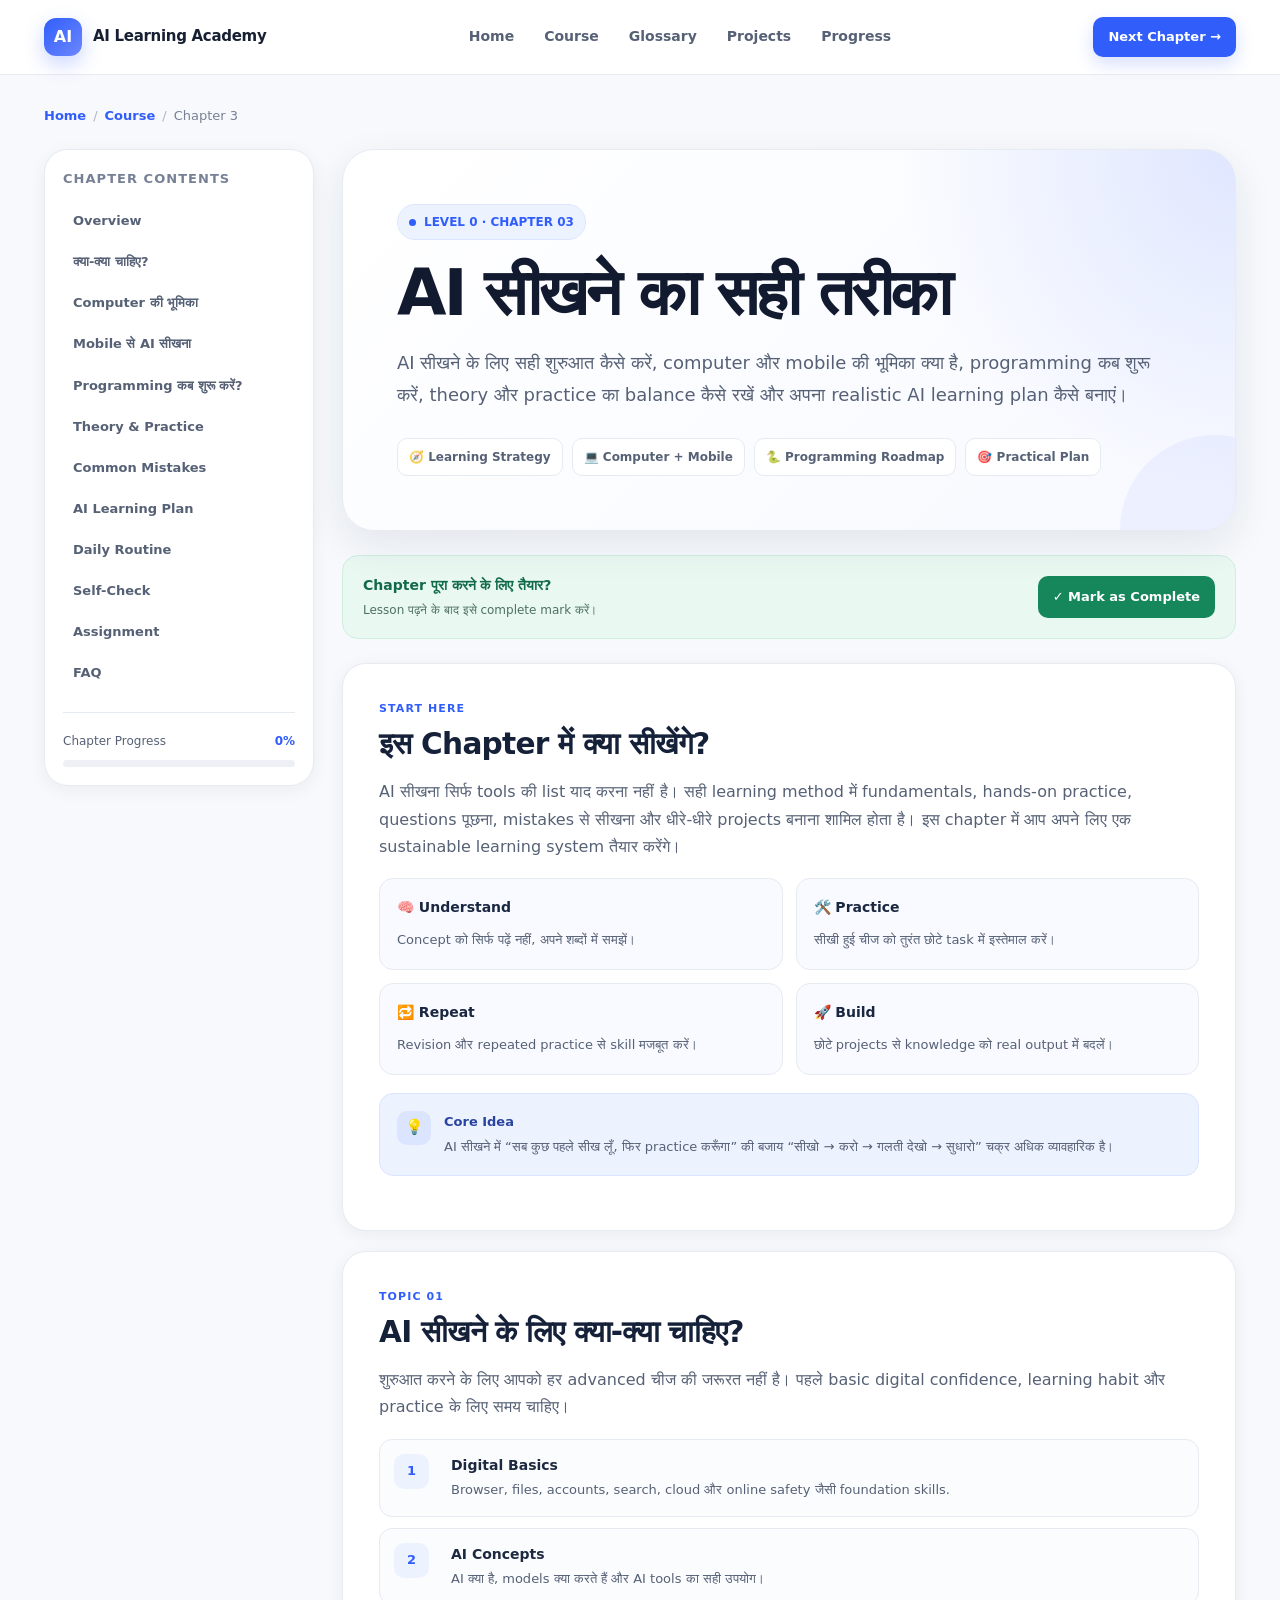
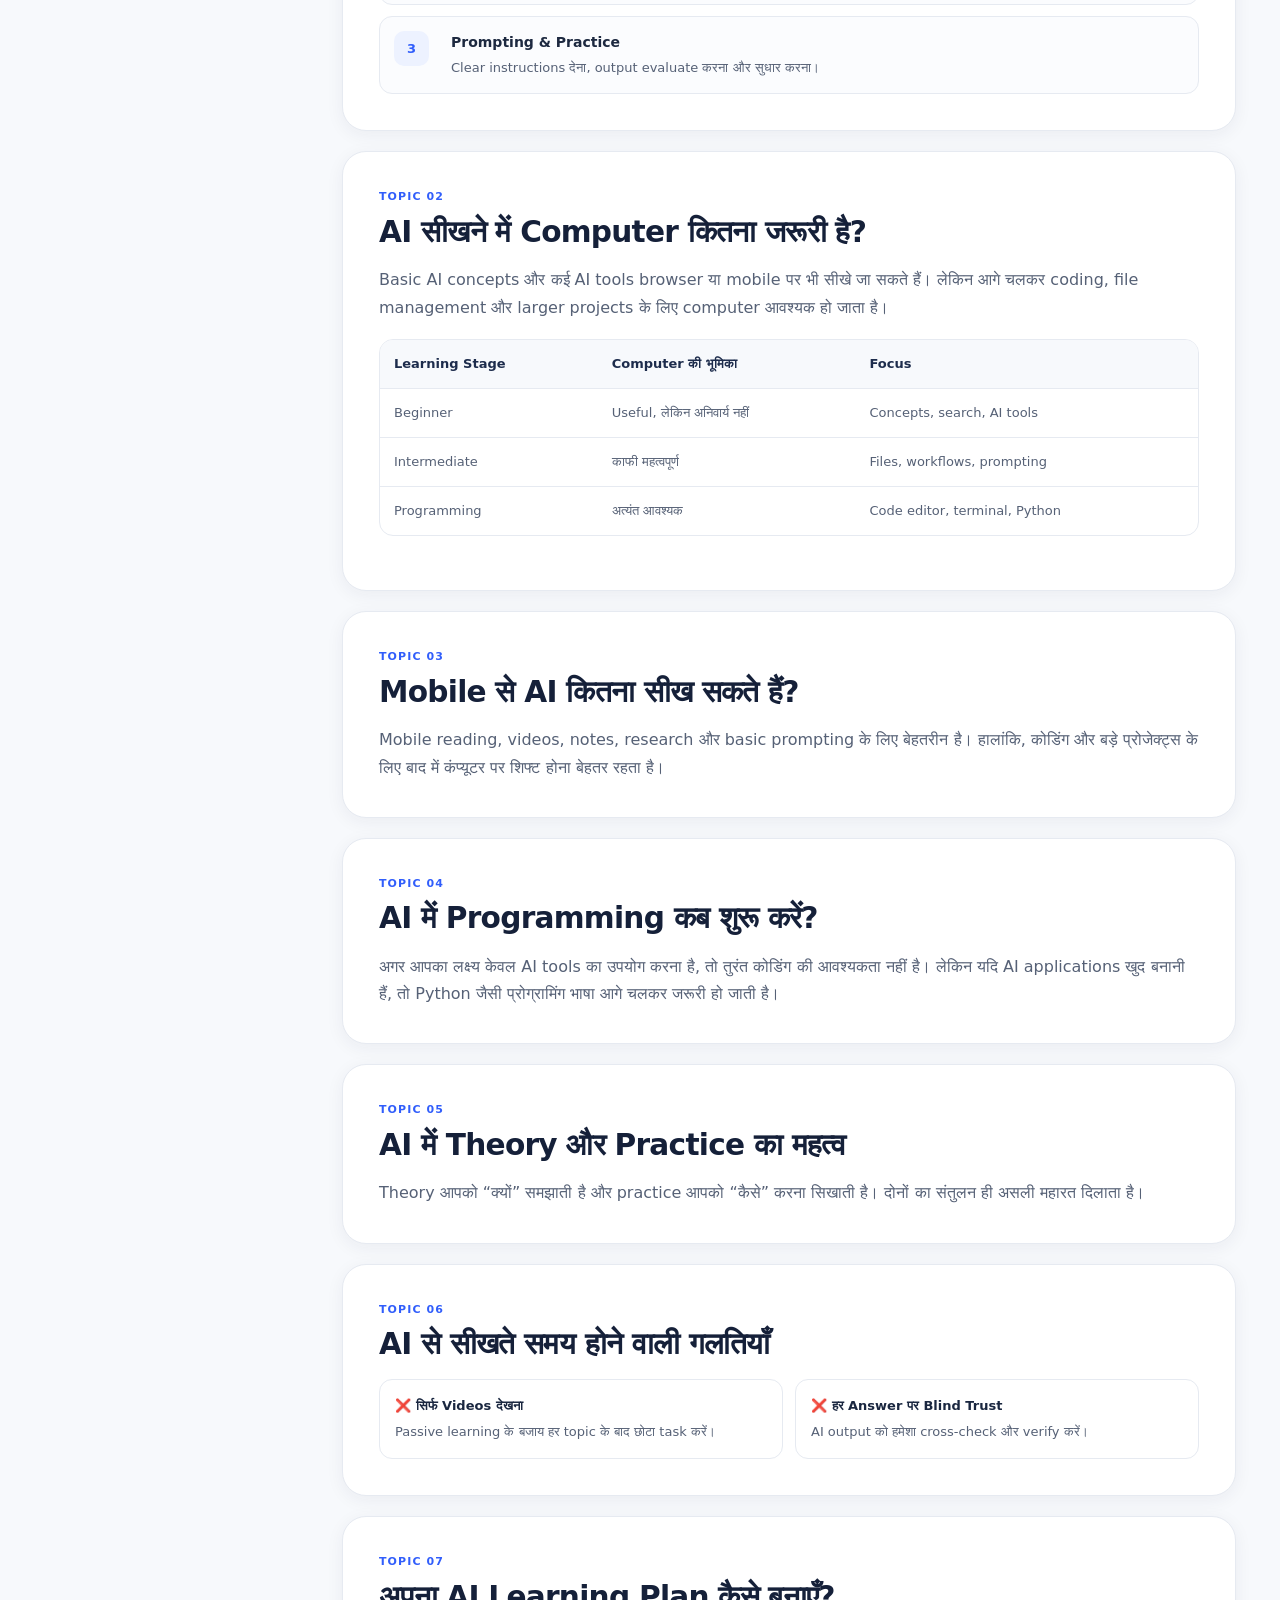
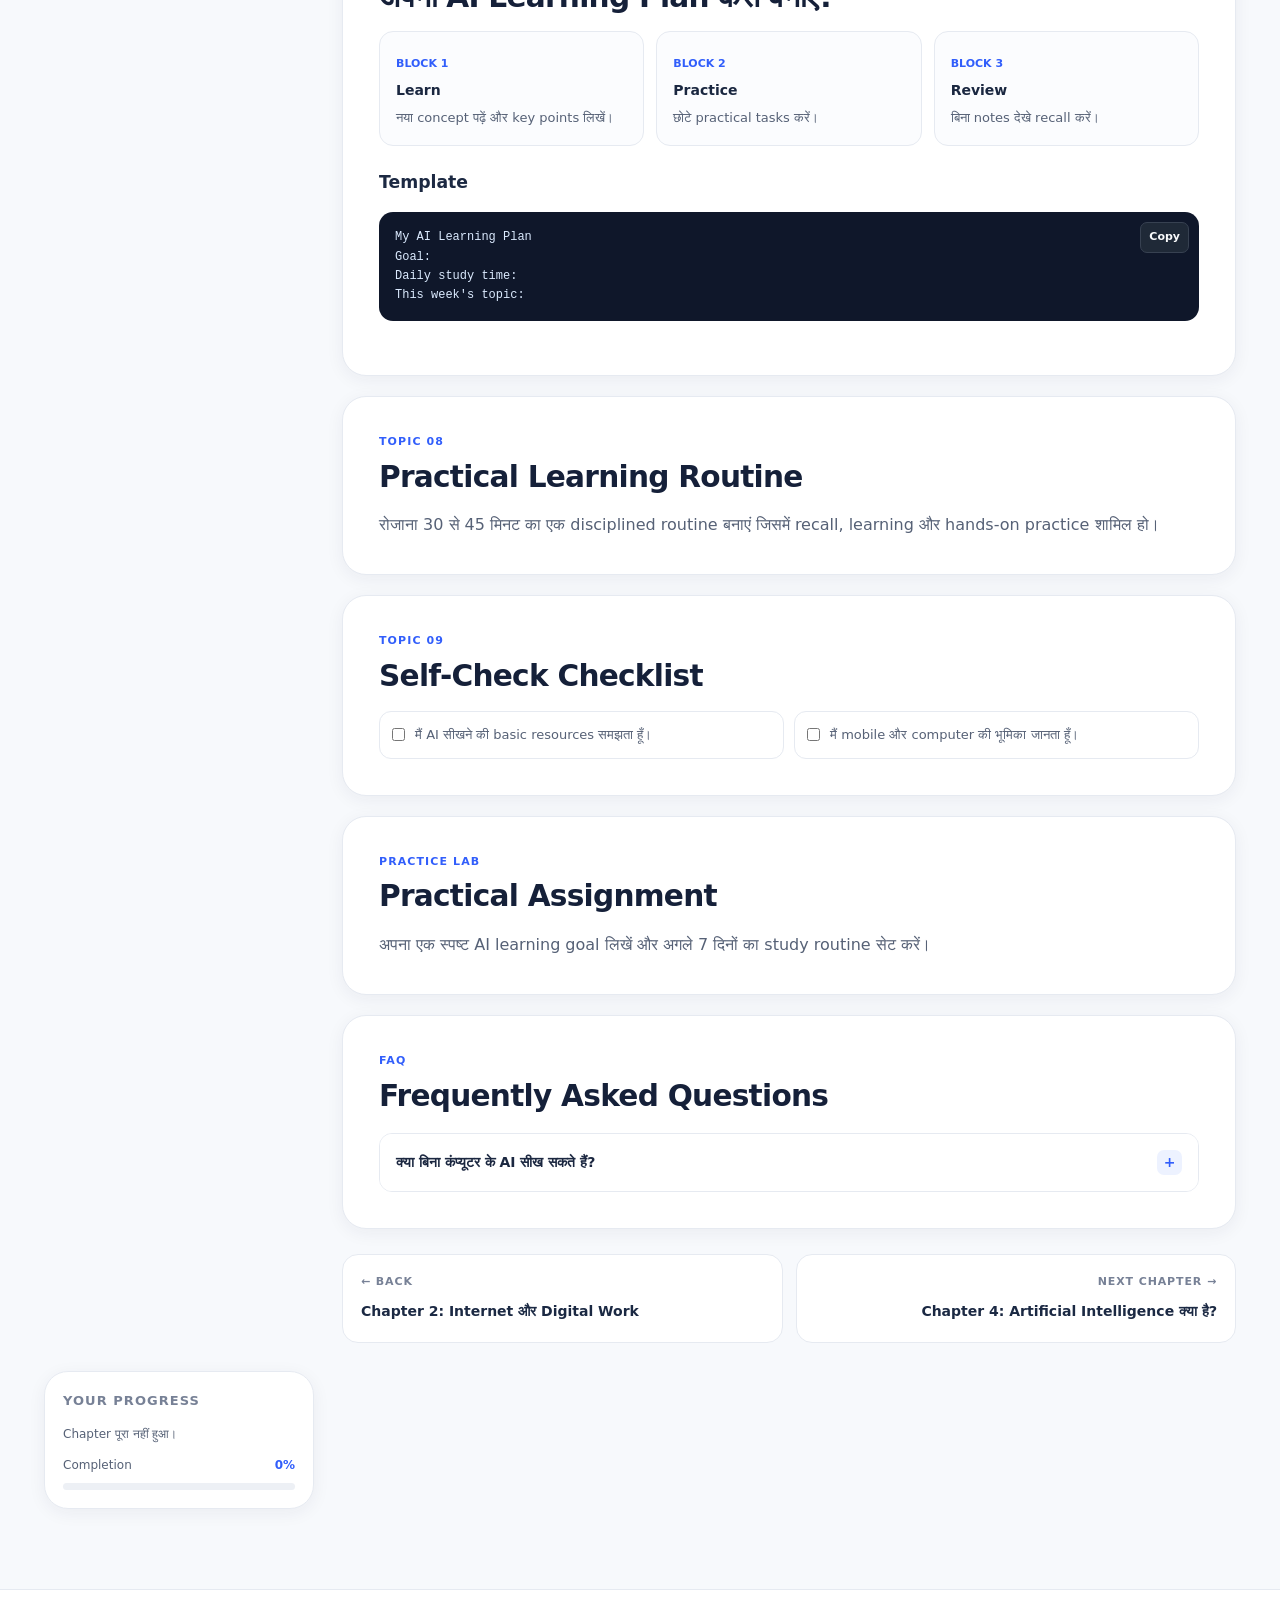
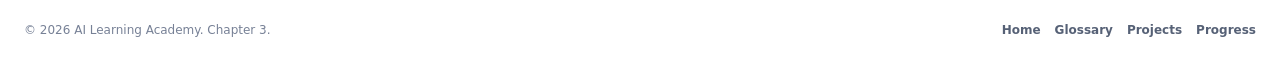
<file: chapters/chapter-03.html>
<!DOCTYPE html>
<html lang="hi">

<head>
    <meta charset="UTF-8">

    <!-- =========================================================
        BASIC SEO
    ========================================================== -->
    <title>Chapter 3: AI सीखने का सही तरीका | AI Learning Course</title>

    <meta name="description"
        content="Chapter 3 में AI सीखने का सही तरीका जानें — AI सीखने के लिए क्या चाहिए, computer और mobile की भूमिका, programming कब शुरू करें, theory और practice, common mistakes और अपना AI learning plan कैसे बनाएं।">

    <meta name="keywords"
        content="AI सीखने का सही तरीका, How to Learn AI in Hindi, AI Learning Roadmap, Computer Mobile for AI, Programming for AI, AI Learning Plan, AI Course Hindi">

    <meta name="author" content="AI Learning Academy">
    <meta name="robots" content="index, follow, max-image-preview:large">
    <meta name="googlebot" content="index, follow, max-image-preview:large">
    <meta name="theme-color" content="#ffffff">

    <!-- Mobile -->
    <meta name="viewport" content="width=device-width, initial-scale=1.0">

    <!-- Canonical -->
    <link rel="canonical" href="https://example.com/chapters/chapter-03.html">

    <!-- =========================================================
        OPEN GRAPH
    ========================================================== -->
    <meta property="og:type" content="article">
    <meta property="og:locale" content="hi_IN">
    <meta property="og:site_name" content="AI Learning Academy">

    <meta property="og:title" content="Chapter 3: AI सीखने का सही तरीका">

    <meta property="og:description"
        content="AI सीखने के लिए सही शुरुआत कैसे करें, computer और mobile की भूमिका, programming, theory-practice balance और realistic AI learning plan।">

    <meta property="og:url" content="https://example.com/chapters/chapter-03.html">

    <meta property="og:image" content="https://example.com/assets/og-chapter-03.jpg">

    <meta property="og:image:alt" content="AI सीखने का सही तरीका - AI Learning Academy">

    <!-- =========================================================
        TWITTER / X
    ========================================================== -->
    <meta name="twitter:card" content="summary_large_image">

    <meta name="twitter:title" content="Chapter 3: AI सीखने का सही तरीका">

    <meta name="twitter:description" content="AI सीखने का सही तरीका — Complete Hindi learning guide.">

    <meta name="twitter:image" content="https://example.com/assets/og-chapter-03.jpg">

    <!-- =========================================================
        PERFORMANCE
    ========================================================== -->
    <meta http-equiv="X-UA-Compatible" content="IE=edge">

    <!-- =========================================================
        STRUCTURED DATA
    ========================================================== -->

    <!-- Course -->
    <script type="application/ld+json">
  {
    "@context": "https://schema.org",
    "@type": "Course",
    "name": "AI Learning Course - Chapter 3: AI सीखने का सही तरीका",
    "description": "AI सीखने का सही तरीका और learning plan सीखने के लिए Chapter 3 जिसमें computer, mobile, programming और common mistakes शामिल हैं।",
    "provider": {
      "@type": "Organization",
      "name": "AI Learning Academy",
      "url": "https://example.com/"
    },
    "inLanguage": "hi",
    "educationalLevel": "Beginner",
    "isAccessibleForFree": true,
    "courseMode": "online"
  }
  </script>

    <!-- Article -->
    <script type="application/ld+json">
  {
    "@context": "https://schema.org",
    "@type": "Article",
    "headline": "Chapter 3: AI सीखने का सही तरीका",
    "description": "AI learning strategy and roadmap beginner-friendly chapter.",
    "inLanguage": "hi",
    "author": {
      "@type": "Organization",
      "name": "AI Learning Academy"
    },
    "publisher": {
      "@type": "Organization",
      "name": "AI Learning Academy"
    },
    "mainEntityOfPage": {
      "@type": "WebPage",
      "@id": "https://example.com/chapters/chapter-03.html"
    }
  }
  </script>

    <!-- Breadcrumb -->
    <script type="application/ld+json">
  {
    "@context": "https://schema.org",
    "@type": "BreadcrumbList",
    "itemListElement": [
      {
        "@type": "ListItem",
        "position": 1,
        "name": "Home",
        "item": "https://example.com/"
      },
      {
        "@type": "ListItem",
        "position": 2,
        "name": "Course",
        "item": "https://example.com/#curriculum"
      },
      {
        "@type": "ListItem",
        "position": 3,
        "name": "Chapter 3",
        "item": "https://example.com/chapters/chapter-03.html"
      }
    ]
  }
  </script>

    <!-- =========================================================
        INLINE CSS
    ========================================================== -->
    <style>
        /* =========================================================
        RESET
    ========================================================== */
        *,
        *::before,
        *::after {
            box-sizing: border-box;
            margin: 0;
            padding: 0;
        }

        html {
            scroll-behavior: smooth;
            scroll-padding-top: 100px;
        }

        body {
            font-family:
                Inter,
                ui-sans-serif,
                system-ui,
                -apple-system,
                BlinkMacSystemFont,
                "Segoe UI",
                "Noto Sans Devanagari",
                Arial,
                sans-serif;

            color: #172033;
            background: #f7f9fc;
            line-height: 1.7;
            overflow-x: hidden;
        }

        img {
            max-width: 100%;
            display: block;
        }

        a {
            color: inherit;
            text-decoration: none;
        }

        button,
        input {
            font: inherit;
        }

        button {
            cursor: pointer;
        }

        ::selection {
            background: #dbe7ff;
            color: #10204d;
        }

        /* =========================================================
        DESIGN TOKENS
    ========================================================== */
        :root {
            --primary: #315efb;
            --primary-dark: #2346c8;
            --primary-soft: #edf2ff;

            --text: #172033;
            --text-soft: #566176;
            --text-muted: #778196;

            --white: #ffffff;
            --surface: #ffffff;
            --surface-soft: #f8faff;

            --border: #e6eaf1;
            --border-strong: #d8deea;

            --green: #16865b;
            --green-soft: #e9f8f1;

            --orange: #c87512;
            --orange-soft: #fff5e6;

            --red: #c93d4f;
            --red-soft: #fff0f2;

            --shadow-sm:
                0 4px 18px rgba(27, 39, 70, 0.06);

            --shadow-md:
                0 14px 40px rgba(27, 39, 70, 0.09);

            --shadow-lg:
                0 25px 70px rgba(27, 39, 70, 0.12);

            --radius-sm: 10px;
            --radius-md: 16px;
            --radius-lg: 24px;
            --radius-xl: 32px;

            --container: 1240px;
        }

        /* =========================================================
        TOP READING PROGRESS
    ========================================================== */
        .reading-progress {
            position: fixed;
            inset: 0 0 auto 0;
            height: 4px;
            z-index: 9999;
            background: transparent;
        }

        .reading-progress span {
            display: block;
            width: 0;
            height: 100%;
            background: linear-gradient(90deg,
                    #315efb,
                    #6f8cff);
            transition: width 0.1s linear;
        }

        /* =========================================================
        HEADER (100% MATCHING CHAPTER 1 & 2)
    ========================================================== */
        .site-header {
            position: sticky;
            top: 0;
            z-index: 1000;
            background: rgba(255, 255, 255, 0.94);
            border-bottom: 1px solid rgba(230, 234, 241, 0.9);
            backdrop-filter: blur(16px);
            -webkit-backdrop-filter: blur(16px);
        }

        .header-inner {
            max-width: var(--container);
            margin: auto;
            min-height: 74px;
            padding: 0 24px;

            display: flex;
            align-items: center;
            justify-content: space-between;
            gap: 24px;
        }

        .brand {
            display: inline-flex;
            align-items: center;
            gap: 11px;
            font-weight: 800;
            white-space: nowrap;
        }

        .brand-mark {
            width: 38px;
            height: 38px;
            border-radius: 12px;

            display: grid;
            place-items: center;

            color: #fff;
            background:
                linear-gradient(135deg,
                    #315efb,
                    #6c87ff);

            box-shadow:
                0 8px 20px rgba(49, 94, 251, 0.25);
        }

        .brand-text {
            font-size: 15px;
            letter-spacing: -0.02em;
        }

        .header-nav {
            display: flex;
            align-items: center;
            gap: 6px;
        }

        .header-nav a {
            padding: 9px 12px;
            border-radius: 10px;
            color: var(--text-soft);
            font-size: 14px;
            font-weight: 650;
            transition: 0.2s ease;
        }

        .header-nav a:hover,
        .header-nav a.active {
            color: var(--primary);
            background: var(--primary-soft);
        }

        .header-actions {
            display: flex;
            align-items: center;
            gap: 10px;
        }

        .header-btn {
            display: inline-flex;
            align-items: center;
            justify-content: center;

            min-height: 40px;
            padding: 0 15px;

            color: #fff;
            background: var(--primary);

            border-radius: 10px;
            font-size: 13px;
            font-weight: 750;

            box-shadow:
                0 7px 18px rgba(49, 94, 251, 0.2);

            transition: 0.2s ease;
        }

        .header-btn:hover {
            background: var(--primary-dark);
            transform: translateY(-1px);
        }

        .mobile-menu {
            display: none;

            width: 42px;
            height: 42px;

            border: 1px solid var(--border);
            border-radius: 11px;

            background: #fff;
            color: var(--text);

            font-size: 20px;
        }

        /* =========================================================
        PAGE LAYOUT
    ========================================================== */
        .page-shell {
            max-width: var(--container);
            margin: auto;
            padding: 30px 24px 80px;
        }

        .breadcrumb {
            display: flex;
            flex-wrap: wrap;
            align-items: center;
            gap: 7px;

            color: var(--text-muted);
            font-size: 13px;
            margin-bottom: 22px;
        }

        .breadcrumb a {
            color: var(--primary);
            font-weight: 650;
        }

        .breadcrumb-separator {
            color: #adb5c5;
        }

        .content-layout {
            display: grid;
            grid-template-columns: 270px minmax(0, 1fr);
            gap: 28px;
            align-items: start;
        }

        /* =========================================================
        SIDEBAR
    ========================================================== */
        .sidebar {
            position: sticky;
            top: 96px;

            background: #fff;
            border: 1px solid var(--border);
            border-radius: var(--radius-lg);

            padding: 18px;

            box-shadow: var(--shadow-sm);
        }

        .sidebar-title {
            font-size: 13px;
            font-weight: 800;
            text-transform: uppercase;
            letter-spacing: 0.08em;
            color: var(--text-muted);
            margin-bottom: 12px;
        }

        .toc {
            list-style: none;
            display: grid;
            gap: 3px;
        }

        .toc a {
            display: block;
            padding: 8px 10px;

            color: var(--text-soft);
            font-size: 13px;
            font-weight: 600;

            border-radius: 9px;
            transition: 0.2s ease;
        }

        .toc a:hover,
        .toc a.active {
            color: var(--primary);
            background: var(--primary-soft);
        }

        .sidebar-progress {
            margin-top: 20px;
            padding-top: 18px;
            border-top: 1px solid var(--border);
        }

        .progress-head {
            display: flex;
            justify-content: space-between;
            gap: 12px;

            font-size: 12px;
            color: var(--text-soft);
            margin-bottom: 8px;
        }

        .progress-value {
            color: var(--primary);
            font-weight: 800;
        }

        .progress-track {
            height: 7px;
            border-radius: 99px;
            overflow: hidden;
            background: #edf0f5;
        }

        .progress-track span {
            display: block;
            width: 0;
            height: 100%;
            background: var(--primary);
            border-radius: inherit;
            transition: width 0.3s ease;
        }

        /* =========================================================
        MAIN ARTICLE
    ========================================================== */
        .article {
            min-width: 0;
        }

        .chapter-hero {
            position: relative;
            overflow: hidden;

            background:
                radial-gradient(circle at 100% 0%,
                    rgba(49, 94, 251, 0.13),
                    transparent 35%),
                linear-gradient(135deg,
                    #ffffff,
                    #f7f9ff);

            border: 1px solid var(--border);
            border-radius: var(--radius-xl);

            padding: clamp(28px, 5vw, 54px);

            box-shadow: var(--shadow-md);
            margin-bottom: 24px;
        }

        .chapter-hero::after {
            content: "";
            position: absolute;

            width: 190px;
            height: 190px;

            right: -75px;
            bottom: -95px;

            border-radius: 50%;

            background: rgba(49, 94, 251, 0.06);
        }

        .chapter-label {
            display: inline-flex;
            align-items: center;
            gap: 8px;

            color: var(--primary);
            background: var(--primary-soft);

            border: 1px solid #dce5ff;

            padding: 7px 11px;
            border-radius: 999px;

            font-size: 12px;
            font-weight: 800;
            margin-bottom: 18px;
        }

        .chapter-label::before {
            content: "";
            width: 7px;
            height: 7px;
            background: var(--primary);
            border-radius: 50%;
        }

        .chapter-title {
            max-width: 850px;

            color: #111a2e;

            font-size: clamp(2rem,
                    5vw,
                    4rem);

            line-height: 1.1;
            letter-spacing: -0.045em;

            margin-bottom: 18px;
        }

        .chapter-intro {
            max-width: 790px;

            color: var(--text-soft);
            font-size: clamp(15px,
                    2vw,
                    18px);

            line-height: 1.8;
        }

        .chapter-meta {
            display: flex;
            flex-wrap: wrap;
            gap: 9px;

            margin-top: 26px;
        }

        .meta-chip {
            display: inline-flex;
            align-items: center;
            gap: 7px;

            padding: 8px 11px;

            color: var(--text-soft);
            background: #fff;

            border: 1px solid var(--border);

            border-radius: 10px;
            font-size: 12px;
            font-weight: 700;
        }

        /* =========================================================
        COMPLETE BUTTON
    ========================================================== */
        .complete-box {
            display: flex;
            align-items: center;
            justify-content: space-between;
            gap: 18px;

            padding: 18px 20px;

            background: var(--green-soft);
            border: 1px solid #cfeee0;

            border-radius: var(--radius-md);

            margin-bottom: 24px;
        }

        .complete-text strong {
            display: block;
            color: #116a48;
            font-size: 14px;
            margin-bottom: 2px;
        }

        .complete-text span {
            display: block;
            color: #4e7164;
            font-size: 12px;
        }

        .complete-button {
            flex: 0 0 auto;

            border: 0;

            padding: 10px 15px;

            border-radius: 10px;

            color: #fff;
            background: var(--green);

            font-size: 13px;
            font-weight: 800;

            transition: 0.2s ease;
        }

        .complete-button:hover {
            transform: translateY(-1px);
            filter: brightness(0.95);
        }

        .complete-button.completed {
            background: #0d6b49;
        }

        /* =========================================================
        CONTENT CARDS
    ========================================================== */
        .lesson-section {
            background: #fff;
            border: 1px solid var(--border);
            border-radius: var(--radius-lg);

            padding: clamp(22px,
                    4vw,
                    36px);

            margin-bottom: 20px;

            box-shadow: var(--shadow-sm);
            scroll-margin-top: 96px;
        }

        .section-kicker {
            color: var(--primary);
            font-size: 11px;
            font-weight: 850;

            text-transform: uppercase;
            letter-spacing: 0.1em;

            margin-bottom: 6px;
        }

        .lesson-section h2 {
            color: #152039;

            font-size: clamp(1.35rem,
                    3vw,
                    1.85rem);

            line-height: 1.3;
            letter-spacing: -0.025em;

            margin-bottom: 15px;
        }

        .lesson-section h3 {
            color: #1c2942;
            font-size: 1.08rem;
            line-height: 1.4;
            margin: 24px 0 9px;
        }

        .lesson-section p {
            color: var(--text-soft);
            margin-bottom: 13px;
        }

        .lesson-section p:last-child {
            margin-bottom: 0;
        }

        .lesson-section ul,
        .lesson-section ol {
            padding-left: 21px;
            color: var(--text-soft);
        }

        .lesson-section li {
            margin-bottom: 7px;
        }

        .lesson-section li::marker {
            color: var(--primary);
        }

        /* Chapter 3 Custom Styles */
        .concept-grid {
            display: grid;
            grid-template-columns: repeat(2, minmax(0, 1fr));
            gap: 13px;
            margin: 18px 0;
        }

        .concept-mini {
            padding: 17px;
            border: 1px solid var(--border);
            border-radius: 14px;
            background: var(--surface-soft);
        }

        .concept-mini strong {
            display: block;
            color: #1a2740;
            font-size: 14px;
            margin-bottom: 5px;
        }

        .concept-mini span {
            color: var(--text-soft);
            font-size: 13px;
        }

        .roadmap-steps {
            display: grid;
            gap: 11px;
            margin-top: 18px;
        }

        .roadmap-step-card {
            display: grid;
            grid-template-columns: 45px 1fr;
            gap: 12px;
            padding: 14px;
            background: #fbfcfe;
            border: 1px solid var(--border);
            border-radius: 13px;
            align-items: start;
        }

        .roadmap-num {
            width: 35px;
            height: 35px;
            display: grid;
            place-items: center;
            border-radius: 10px;
            background: var(--primary-soft);
            color: var(--primary);
            font-size: 13px;
            font-weight: 850;
        }

        .roadmap-step-card strong {
            display: block;
            color: #1d2940;
            font-size: 14px;
            margin-bottom: 2px;
        }

        .roadmap-step-card p {
            font-size: 13px;
            margin: 0;
        }

        .table-wrap {
            width: 100%;
            overflow-x: auto;
            border: 1px solid var(--border);
            border-radius: 14px;
            margin: 18px 0;
        }

        table {
            width: 100%;
            min-width: 570px;
            border-collapse: collapse;
        }

        th,
        td {
            padding: 13px 14px;
            text-align: left;
            border-bottom: 1px solid var(--border);
            vertical-align: top;
        }

        th {
            color: #1d2c4c;
            background: #f7f9fc;
            font-size: 13px;
            font-weight: 800;
        }

        td {
            color: var(--text-soft);
            font-size: 13px;
        }

        tr:last-child td {
            border-bottom: 0;
        }

        /* Callouts */
        .callout {
            display: flex;
            gap: 13px;
            padding: 17px;
            border-radius: 14px;
            margin: 18px 0;
        }

        .callout-icon {
            flex: 0 0 34px;
            width: 34px;
            height: 34px;
            display: grid;
            place-items: center;
            border-radius: 10px;
            font-size: 15px;
        }

        .callout-content strong {
            display: block;
            margin-bottom: 3px;
            font-size: 13px;
        }

        .callout-content p {
            margin: 0;
            font-size: 13px;
        }

        .callout.tip {
            background: var(--primary-soft);
            border: 1px solid #dce5ff;
        }

        .callout.tip .callout-icon {
            background: #dbe5ff;
            color: var(--primary);
        }

        .callout.tip strong {
            color: #2944a0;
        }

        .callout.warning {
            background: var(--orange-soft);
            border: 1px solid #f3dfbd;
        }

        .callout.warning .callout-icon {
            background: #ffe8c1;
            color: var(--orange);
        }

        .callout.warning strong {
            color: #8c570e;
        }

        .callout.success {
            background: var(--green-soft);
            border: 1px solid #cfeee0;
        }

        .callout.success .callout-icon {
            background: #d4f4e2;
            color: var(--green);
        }

        .callout.success strong {
            color: #0d6b49;
        }

        /* Mistakes & Checklist & Plan */
        .mistakes-grid {
            display: grid;
            grid-template-columns: repeat(2, minmax(0, 1fr));
            gap: 12px;
            margin-top: 15px;
        }

        .mistake-box {
            padding: 15px;
            border: 1px solid var(--border);
            border-radius: 13px;
            background: #fff;
        }

        .mistake-box strong {
            display: block;
            color: #1a2740;
            font-size: 13px;
            margin-bottom: 4px;
        }

        .mistake-box p {
            font-size: 13px;
            margin: 0;
        }

        .plan-grid {
            display: grid;
            grid-template-columns: repeat(3, minmax(0, 1fr));
            gap: 12px;
            margin-top: 15px;
        }

        .plan-box {
            padding: 16px;
            border: 1px solid var(--border);
            border-radius: 14px;
            background: #fbfcfe;
        }

        .plan-box span {
            font-size: 11px;
            font-weight: 800;
            color: var(--primary);
            text-transform: uppercase;
        }

        .plan-box strong {
            display: block;
            margin: 4px 0;
            color: #1a2740;
            font-size: 14px;
        }

        .plan-box p {
            font-size: 13px;
            margin: 0;
        }

        .checklist-grid {
            display: grid;
            grid-template-columns: repeat(2, minmax(0, 1fr));
            gap: 10px;
            margin-top: 15px;
        }

        .check-item {
            display: flex;
            gap: 10px;
            align-items: flex-start;
            padding: 12px;
            border: 1px solid var(--border);
            border-radius: 12px;
            background: #fff;
        }

        .check-item input {
            margin-top: 4px;
            accent-color: var(--primary);
        }

        .check-item span {
            font-size: 13px;
            color: var(--text-soft);
        }

        .codebox {
            position: relative;
            background: #0f172a;
            color: #dbeafe;
            border-radius: 14px;
            padding: 16px;
            overflow: auto;
            margin: 18px 0;
        }

        .codebox pre {
            margin: 0;
            white-space: pre-wrap;
            word-break: break-word;
            font-size: 12px;
            line-height: 1.6;
        }

        .copy-btn {
            position: absolute;
            top: 10px;
            right: 10px;
            border: 1px solid #374151;
            background: #1f2937;
            color: #f9fafb;
            border-radius: 7px;
            padding: 5px 8px;
            cursor: pointer;
            font-size: 11px;
            font-weight: 700;
        }

        .copy-btn:hover {
            background: #374151;
        }

        /* FAQ */
        .faq-list {
            display: grid;
            gap: 10px;
            margin-top: 18px;
        }

        .faq-item {
            border: 1px solid var(--border);
            border-radius: 13px;
            overflow: hidden;
            background: #fff;
        }

        .faq-question {
            width: 100%;
            display: flex;
            align-items: center;
            justify-content: space-between;
            gap: 16px;
            border: 0;
            background: #fff;
            padding: 16px;
            color: #1b2740;
            text-align: left;
            font-size: 14px;
            font-weight: 750;
        }

        .faq-icon {
            flex: 0 0 auto;
            width: 25px;
            height: 25px;
            display: grid;
            place-items: center;
            border-radius: 7px;
            background: var(--primary-soft);
            color: var(--primary);
            transition: 0.2s ease;
        }

        .faq-answer {
            display: none;
            padding: 0 16px 16px;
        }

        .faq-answer p {
            margin: 0;
            font-size: 13px;
        }

        .faq-item.open .faq-answer {
            display: block;
        }

        .faq-item.open .faq-icon {
            transform: rotate(45deg);
        }

        /* =========================================================
        CHAPTER NAVIGATION
    ========================================================== */
        .chapter-navigation {
            display: grid;
            grid-template-columns: 1fr 1fr;
            gap: 13px;
            margin-top: 25px;
        }

        .chapter-nav-card {
            display: block;
            padding: 18px;
            background: #fff;
            border: 1px solid var(--border);
            border-radius: var(--radius-md);
            transition: 0.2s ease;
        }

        .chapter-nav-card:hover {
            border-color: #cdd8f8;
            box-shadow: var(--shadow-sm);
            transform: translateY(-2px);
        }

        .chapter-nav-card.next {
            text-align: right;
        }

        .nav-small {
            display: block;
            color: var(--text-muted);
            font-size: 11px;
            font-weight: 800;
            text-transform: uppercase;
            letter-spacing: 0.08em;
            margin-bottom: 5px;
        }

        .nav-title {
            color: #1b2943;
            font-size: 14px;
            font-weight: 750;
        }

        /* =========================================================
        FOOTER
    ========================================================== */
        .site-footer {
            background: #fff;
            border-top: 1px solid var(--border);
            padding: 30px 24px;
        }

        .footer-inner {
            max-width: var(--container);
            margin: auto;
            display: flex;
            align-items: center;
            justify-content: space-between;
            gap: 20px;
        }

        .footer-copy {
            color: var(--text-muted);
            font-size: 12px;
        }

        .footer-links {
            display: flex;
            flex-wrap: wrap;
            gap: 14px;
        }

        .footer-links a {
            color: var(--text-soft);
            font-size: 12px;
            font-weight: 650;
        }

        .footer-links a:hover {
            color: var(--primary);
        }

        /* =========================================================
        BACK TO TOP
    ========================================================== */
        .back-top {
            position: fixed;
            right: 20px;
            bottom: 20px;
            width: 44px;
            height: 44px;
            border: 1px solid var(--border);
            border-radius: 12px;
            background: rgba(255, 255, 255, 0.96);
            color: var(--primary);
            box-shadow: var(--shadow-md);
            opacity: 0;
            visibility: hidden;
            transform: translateY(10px);
            transition: 0.2s ease;
            z-index: 500;
        }

        .back-top.visible {
            opacity: 1;
            visibility: visible;
            transform: translateY(0);
        }

        /* =========================================================
        RESPONSIVE — TABLET
    ========================================================== */
        @media (max-width: 1020px) {
            .content-layout {
                grid-template-columns: 1fr;
            }

            .sidebar {
                position: relative;
                top: auto;
            }

            .toc {
                display: flex;
                flex-wrap: wrap;
            }

            .toc a {
                border: 1px solid var(--border);
            }

            .sidebar-progress {
                margin-top: 15px;
            }

            .header-nav {
                display: none;
            }

            .mobile-menu {
                display: block;
            }

            .header-actions {
                margin-left: auto;
            }
        }

        /* =========================================================
        RESPONSIVE — MOBILE
    ========================================================== */
        @media (max-width: 700px) {
            .header-inner {
                min-height: 66px;
                padding: 0 15px;
            }

            .brand-text {
                font-size: 13px;
            }

            .header-btn {
                display: none;
            }

            .page-shell {
                padding: 20px 14px 55px;
            }

            .breadcrumb {
                font-size: 11px;
            }

            .chapter-hero {
                border-radius: 22px;
                padding: 26px 20px;
            }

            .chapter-title {
                font-size: clamp(2rem, 10vw, 2.8rem);
            }

            .chapter-intro {
                font-size: 14px;
            }

            .chapter-meta {
                gap: 7px;
            }

            .meta-chip {
                font-size: 11px;
                padding: 7px 9px;
            }

            .complete-box {
                align-items: flex-start;
                flex-direction: column;
            }

            .complete-button {
                width: 100%;
            }

            .lesson-section {
                padding: 20px 17px;
                border-radius: 18px;
            }

            .concept-grid,
            .mistakes-grid,
            .plan-grid,
            .checklist-grid,
            .info-grid {
                grid-template-columns: 1fr;
            }

            .chapter-navigation {
                grid-template-columns: 1fr;
            }

            .chapter-nav-card.next {
                text-align: left;
            }

            .footer-inner {
                flex-direction: column;
                align-items: flex-start;
            }
        }
    </style>
</head>

<body>

    <!-- =========================================================
        READING PROGRESS
    ========================================================== -->
    <div class="reading-progress" aria-hidden="true">
        <span id="readingProgress"></span>
    </div>

    <!-- =========================================================
        HEADER
    ========================================================== -->
    <header class="site-header">
        <div class="header-inner">

            <a href="../index.html" class="brand" aria-label="AI Learning Academy Home">
                <span class="brand-mark" aria-hidden="true">AI</span>
                <span class="brand-text">AI Learning Academy</span>
            </a>

            <nav class="header-nav" aria-label="Main navigation">
                <a href="../index.html">Home</a>
                <a href="../index.html#curriculum">Course</a>
                <a href="glossary.html">Glossary</a>
                <a href="projects.html">Projects</a>
                <a href="progress.html">Progress</a>
            </nav>

            <div class="header-actions">
                <a href="chapter-04.html" class="header-btn">
                    Next Chapter →
                </a>

                <button class="mobile-menu" id="mobileMenu" type="button" aria-label="Open navigation"
                    aria-expanded="false">
                    ☰
                </button>
            </div>

        </div>
    </header>

    <!-- =========================================================
        MAIN
    ========================================================== -->
    <main class="page-shell">

        <!-- Breadcrumb -->
        <nav class="breadcrumb" aria-label="Breadcrumb">
            <a href="../index.html">Home</a>
            <span class="breadcrumb-separator">/</span>
            <a href="../index.html#curriculum">Course</a>
            <span class="breadcrumb-separator">/</span>
            <span aria-current="page">Chapter 3</span>
        </nav>

        <div class="content-layout">

            <!-- =====================================================
            SIDEBAR
        ===================================================== -->
            <aside class="sidebar">

                <div class="sidebar-title">
                    Chapter Contents
                </div>

                <ul class="toc" id="toc">
                    <li><a href="#overview">Overview</a></li>
                    <li><a href="#what-needed">क्या-क्या चाहिए?</a></li>
                    <li><a href="#computer">Computer की भूमिका</a></li>
                    <li><a href="#mobile">Mobile से AI सीखना</a></li>
                    <li><a href="#programming">Programming कब शुरू करें?</a></li>
                    <li><a href="#theory-practice">Theory & Practice</a></li>
                    <li><a href="#mistakes">Common Mistakes</a></li>
                    <li><a href="#learning-plan">AI Learning Plan</a></li>
                    <li><a href="#routine">Daily Routine</a></li>
                    <li><a href="#checklist">Self-Check</a></li>
                    <li><a href="#practice">Assignment</a></li>
                    <li><a href="#faq">FAQ</a></li>
                </ul>

                <div class="sidebar-progress">
                    <div class="progress-head">
                        <span>Chapter Progress</span>
                        <span class="progress-value" id="progressPercent">0%</span>
                    </div>
                    <div class="progress-track">
                        <span id="chapterProgress"></span>
                    </div>
                </div>

            </aside>

            <!-- =====================================================
            ARTICLE
        ===================================================== -->
            <article class="article">

                <!-- HERO -->
                <header class="chapter-hero">
                    <span class="chapter-label">LEVEL 0 · CHAPTER 03</span>
                    <h1 class="chapter-title">AI सीखने का सही तरीका</h1>
                    <p class="chapter-intro">
                        AI सीखने के लिए सही शुरुआत कैसे करें, computer और mobile की भूमिका क्या है, programming कब शुरू
                        करें, theory और practice का balance कैसे रखें और अपना realistic AI learning plan कैसे बनाएं।
                    </p>
                    <div class="chapter-meta">
                        <span class="meta-chip">🧭 Learning Strategy</span>
                        <span class="meta-chip">💻 Computer + Mobile</span>
                        <span class="meta-chip">🐍 Programming Roadmap</span>
                        <span class="meta-chip">🎯 Practical Plan</span>
                    </div>
                </header>

                <!-- COMPLETE -->
                <div class="complete-box">
                    <div class="complete-text">
                        <strong id="completeTitle">Chapter पूरा करने के लिए तैयार?</strong>
                        <span id="completeDescription">Lesson पढ़ने के बाद इसे complete mark करें।</span>
                    </div>
                    <button class="complete-button" id="completeButton" type="button">
                        ✓ Mark as Complete
                    </button>
                </div>

                <!-- OVERVIEW -->
                <section class="lesson-section" id="overview">
                    <div class="section-kicker">Start Here</div>
                    <h2>इस Chapter में क्या सीखेंगे?</h2>
                    <p>
                        AI सीखना सिर्फ tools की list याद करना नहीं है। सही learning method में fundamentals, hands-on
                        practice, questions पूछना, mistakes से सीखना और धीरे-धीरे projects बनाना शामिल होता है। इस
                        chapter में आप अपने लिए एक sustainable learning system तैयार करेंगे।
                    </p>
                    <div class="concept-grid">
                        <div class="concept-mini">
                            <strong>🧠 Understand</strong>
                            <span>Concept को सिर्फ पढ़ें नहीं, अपने शब्दों में समझें।</span>
                        </div>
                        <div class="concept-mini">
                            <strong>🛠️ Practice</strong>
                            <span>सीखी हुई चीज को तुरंत छोटे task में इस्तेमाल करें।</span>
                        </div>
                        <div class="concept-mini">
                            <strong>🔁 Repeat</strong>
                            <span>Revision और repeated practice से skill मजबूत करें।</span>
                        </div>
                        <div class="concept-mini">
                            <strong>🚀 Build</strong>
                            <span>छोटे projects से knowledge को real output में बदलें।</span>
                        </div>
                    </div>
                    <div class="callout tip">
                        <div class="callout-icon">💡</div>
                        <div class="callout-content">
                            <strong>Core Idea</strong>
                            <p>AI सीखने में “सब कुछ पहले सीख लूँ, फिर practice करूँगा” की बजाय “सीखो → करो → गलती देखो →
                                सुधारो” चक्र अधिक व्यावहारिक है।</p>
                        </div>
                    </div>
                </section>

                <!-- WHAT NEEDED -->
                <section class="lesson-section" id="what-needed">
                    <div class="section-kicker">Topic 01</div>
                    <h2>AI सीखने के लिए क्या-क्या चाहिए?</h2>
                    <p>
                        शुरुआत करने के लिए आपको हर advanced चीज की जरूरत नहीं है। पहले basic digital confidence,
                        learning habit और practice के लिए समय चाहिए।
                    </p>
                    <div class="roadmap-steps">
                        <div class="roadmap-step-card">
                            <span class="roadmap-num">1</span>
                            <div>
                                <strong>Digital Basics</strong>
                                <p>Browser, files, accounts, search, cloud और online safety जैसी foundation skills.</p>
                            </div>
                        </div>
                        <div class="roadmap-step-card">
                            <span class="roadmap-num">2</span>
                            <div>
                                <strong>AI Concepts</strong>
                                <p>AI क्या है, models क्या करते हैं और AI tools का सही उपयोग।</p>
                            </div>
                        </div>
                        <div class="roadmap-step-card">
                            <span class="roadmap-num">3</span>
                            <div>
                                <strong>Prompting & Practice</strong>
                                <p>Clear instructions देना, output evaluate करना और सुधार करना।</p>
                            </div>
                        </div>
                    </div>
                </section>

                <!-- COMPUTER -->
                <section class="lesson-section" id="computer">
                    <div class="section-kicker">Topic 02</div>
                    <h2>AI सीखने में Computer कितना जरूरी है?</h2>
                    <p>
                        Basic AI concepts और कई AI tools browser या mobile पर भी सीखे जा सकते हैं। लेकिन आगे चलकर
                        coding, file management और larger projects के लिए computer आवश्यक हो जाता है।
                    </p>
                    <div class="table-wrap">
                        <table>
                            <thead>
                                <tr>
                                    <th>Learning Stage</th>
                                    <th>Computer की भूमिका</th>
                                    <th>Focus</th>
                                </tr>
                            </thead>
                            <tbody>
                                <tr>
                                    <td>Beginner</td>
                                    <td>Useful, लेकिन अनिवार्य नहीं</td>
                                    <td>Concepts, search, AI tools</td>
                                </tr>
                                <tr>
                                    <td>Intermediate</td>
                                    <td>काफी महत्वपूर्ण</td>
                                    <td>Files, workflows, prompting</td>
                                </tr>
                                <tr>
                                    <td>Programming</td>
                                    <td>अत्यंत आवश्यक</td>
                                    <td>Code editor, terminal, Python</td>
                                </tr>
                            </tbody>
                        </table>
                    </div>
                </section>

                <!-- MOBILE -->
                <section class="lesson-section" id="mobile">
                    <div class="section-kicker">Topic 03</div>
                    <h2>Mobile से AI कितना सीख सकते हैं?</h2>
                    <p>
                        Mobile reading, videos, notes, research और basic prompting के लिए बेहतरीन है। हालांकि, कोडिंग और
                        बड़े प्रोजेक्ट्स के लिए बाद में कंप्यूटर पर शिफ्ट होना बेहतर रहता है।
                    </p>
                </section>

                <!-- PROGRAMMING -->
                <section class="lesson-section" id="programming">
                    <div class="section-kicker">Topic 04</div>
                    <h2>AI में Programming कब शुरू करें?</h2>
                    <p>
                        अगर आपका लक्ष्य केवल AI tools का उपयोग करना है, तो तुरंत कोडिंग की आवश्यकता नहीं है। लेकिन यदि
                        AI applications खुद बनानी हैं, तो Python जैसी प्रोग्रामिंग भाषा आगे चलकर जरूरी हो जाती है।
                    </p>
                </section>

                <!-- THEORY & PRACTICE -->
                <section class="lesson-section" id="theory-practice">
                    <div class="section-kicker">Topic 05</div>
                    <h2>AI में Theory और Practice का महत्व</h2>
                    <p>
                        Theory आपको “क्यों” समझाती है और practice आपको “कैसे” करना सिखाती है। दोनों का संतुलन ही असली
                        महारत दिलाता है।
                    </p>
                </section>

                <!-- MISTAKES -->
                <section class="lesson-section" id="mistakes">
                    <div class="section-kicker">Topic 06</div>
                    <h2>AI से सीखते समय होने वाली गलतियाँ</h2>
                    <div class="mistakes-grid">
                        <div class="mistake-box">
                            <strong>❌ सिर्फ Videos देखना</strong>
                            <p>Passive learning के बजाय हर topic के बाद छोटा task करें।</p>
                        </div>
                        <div class="mistake-box">
                            <strong>❌ हर Answer पर Blind Trust</strong>
                            <p>AI output को हमेशा cross-check और verify करें।</p>
                        </div>
                    </div>
                </section>

                <!-- LEARNING PLAN -->
                <section class="lesson-section" id="learning-plan">
                    <div class="section-kicker">Topic 07</div>
                    <h2>अपना AI Learning Plan कैसे बनाएँ?</h2>
                    <div class="plan-grid">
                        <div class="plan-box">
                            <span>Block 1</span>
                            <strong>Learn</strong>
                            <p>नया concept पढ़ें और key points लिखें।</p>
                        </div>
                        <div class="plan-box">
                            <span>Block 2</span>
                            <strong>Practice</strong>
                            <p>छोटे practical tasks करें।</p>
                        </div>
                        <div class="plan-box">
                            <span>Block 3</span>
                            <strong>Review</strong>
                            <p>बिना notes देखे recall करें।</p>
                        </div>
                    </div>
                    <h3>Template</h3>
                    <div class="codebox">
                        <button class="copy-btn"
                            data-copy="My AI Learning Plan\nGoal:\nDaily time:\nTopic:">Copy</button>
                        <pre>My AI Learning Plan
Goal:
Daily study time:
This week's topic:</pre>
                    </div>
                </section>

                <!-- ROUTINE -->
                <section class="lesson-section" id="routine">
                    <div class="section-kicker">Topic 08</div>
                    <h2>Practical Learning Routine</h2>
                    <p>रोजाना 30 से 45 मिनट का एक disciplined routine बनाएं जिसमें recall, learning और hands-on practice
                        शामिल हो।</p>
                </section>

                <!-- CHECKLIST -->
                <section class="lesson-section" id="checklist">
                    <div class="section-kicker">Topic 09</div>
                    <h2>Self-Check Checklist</h2>
                    <div class="checklist-grid">
                        <label class="check-item"><input type="checkbox"><span>मैं AI सीखने की basic resources समझता
                                हूँ।</span></label>
                        <label class="check-item"><input type="checkbox"><span>मैं mobile और computer की भूमिका जानता
                                हूँ।</span></label>
                    </div>
                </section>

                <!-- PRACTICE LAB -->
                <section class="lesson-section" id="practice">
                    <div class="practice-box">
                        <div class="section-kicker">Practice Lab</div>
                        <h2>Practical Assignment</h2>
                        <p>अपना एक स्पष्ट AI learning goal लिखें और अगले 7 दिनों का study routine सेट करें।</p>
                    </div>
                </section>

                <!-- FAQ -->
                <section class="lesson-section" id="faq">
                    <div class="section-kicker">FAQ</div>
                    <h2>Frequently Asked Questions</h2>
                    <div class="faq-list">
                        <div class="faq-item">
                            <button class="faq-question" type="button" aria-expanded="false">
                                क्या बिना कंप्यूटर के AI सीख सकते हैं?
                                <span class="faq-icon">+</span>
                            </button>
                            <div class="faq-answer">
                                <p>हाँ, शुरुआती लेवल्स और रिसर्च के लिए mobile काफी है, कोडिंग के लिए बाद में PC की
                                    जरूरत होती है।</p>
                            </div>
                        </div>
                    </div>
                </section>

                <!-- ===================================================
                    CHAPTER NAVIGATION
                ==================================================== -->
                <nav class="chapter-navigation" aria-label="Chapter navigation">
                    <a href="chapter-02.html" class="chapter-nav-card">
                        <span class="nav-small">← Back</span>
                        <span class="nav-title">Chapter 2: Internet और Digital Work</span>
                    </a>

                    <a href="chapter-04.html" class="chapter-nav-card next">
                        <span class="nav-small">Next Chapter →</span>
                        <span class="nav-title">Chapter 4: Artificial Intelligence क्या है?</span>
                    </a>
                </nav>

            </article>

            <!-- SIDEBAR -->
            <aside class="sidebar">
                <div class="sidebar-title">Your Progress</div>
                <p class="sidebar-progress-text" id="sideText" style="font-size:12px; color:var(--text-soft);">Chapter
                    पूरा नहीं हुआ।</p>
                <div class="sidebar-progress" style="margin-top:10px; border-top:0; padding-top:0;">
                    <div class="progress-head">
                        <span>Completion</span>
                        <span class="progress-value" id="progressPercent">0%</span>
                    </div>
                    <div class="progress-track">
                        <span id="chapterProgress"></span>
                    </div>
                </div>
            </aside>

        </div>
    </main>

    <!-- =========================================================
        FOOTER
    ========================================================== -->
    <footer class="site-footer">
        <div class="footer-inner">
            <p class="footer-copy">
                © <span id="currentYear"></span> AI Learning Academy. Chapter 3.
            </p>
            <nav class="footer-links" aria-label="Footer navigation">
                <a href="../index.html">Home</a>
                <a href="glossary.html">Glossary</a>
                <a href="projects.html">Projects</a>
                <a href="progress.html">Progress</a>
            </nav>
        </div>
    </footer>

    <!-- BACK TO TOP -->
    <button class="back-top" id="backTop" type="button" aria-label="Back to top">
        ↑
    </button>

    <!-- =========================================================
        INTERNAL JAVASCRIPT
    ========================================================== -->
    <script>
        "use strict";

        document.addEventListener("DOMContentLoaded", () => {
            const STORAGE_KEY = "ai-learning-academy-progress";
            const CURRENT_CHAPTER = 3;

            /* Year */
            const yearElement = document.getElementById("currentYear");
            if (yearElement) {
                yearElement.textContent = new Date().getFullYear();
            }

            /* Mobile Menu */
            const mobileMenu = document.getElementById("mobileMenu");
            const headerNav = document.querySelector(".header-nav");

            if (mobileMenu && headerNav) {
                mobileMenu.addEventListener("click", () => {
                    const isOpen = headerNav.classList.toggle("mobile-open");
                    mobileMenu.setAttribute("aria-expanded", String(isOpen));

                    if (isOpen) {
                        headerNav.style.display = "flex";
                        headerNav.style.position = "absolute";
                        headerNav.style.top = "66px";
                        headerNav.style.left = "14px";
                        headerNav.style.right = "14px";
                        headerNav.style.padding = "10px";
                        headerNav.style.flexDirection = "column";
                        headerNav.style.alignItems = "stretch";
                        headerNav.style.background = "#fff";
                        headerNav.style.border = "1px solid #e6eaf1";
                        headerNav.style.borderRadius = "14px";
                        headerNav.style.boxShadow = "0 18px 40px rgba(27,39,70,.12)";
                    } else {
                        headerNav.removeAttribute("style");
                    }
                });

                document.addEventListener("click", (event) => {
                    if (
                        window.innerWidth <= 1020 &&
                        headerNav.classList.contains("mobile-open") &&
                        !headerNav.contains(event.target) &&
                        !mobileMenu.contains(event.target)
                    ) {
                        headerNav.classList.remove("mobile-open");
                        headerNav.removeAttribute("style");
                        mobileMenu.setAttribute("aria-expanded", "false");
                    }
                });
            }

            /* Reading Progress */
            const readingProgress = document.getElementById("readingProgress");
            const chapterProgress = document.getElementById("chapterProgress");
            const progressPercent = document.getElementById("progressPercent");

            function updateReadingProgress() {
                const scrollTop = window.scrollY;
                const documentHeight = document.documentElement.scrollHeight - window.innerHeight;
                const percentage = documentHeight > 0 ? Math.min(100, Math.max(0, (scrollTop / documentHeight) * 100)) : 0;

                if (readingProgress) readingProgress.style.width = percentage.toFixed(1) + "%";
                if (chapterProgress) chapterProgress.style.width = percentage.toFixed(1) + "%";
                if (progressPercent) progressPercent.textContent = Math.round(percentage) + "%";
            }

            window.addEventListener("scroll", updateReadingProgress, { passive: true });
            updateReadingProgress();

            /* Back to Top */
            const backTop = document.getElementById("backTop");
            if (backTop) {
                window.addEventListener("scroll", () => {
                    if (window.scrollY > 500) {
                        backTop.classList.add("visible");
                    } else {
                        backTop.classList.remove("visible");
                    }
                }, { passive: true });

                backTop.addEventListener("click", () => {
                    window.scrollTo({ top: 0, behavior: "smooth" });
                });
            }

            /* FAQ Accordion */
            const faqButtons = document.querySelectorAll(".faq-question");
            faqButtons.forEach((button) => {
                button.addEventListener("click", () => {
                    const item = button.closest(".faq-item");
                    const isOpen = item.classList.contains("open");

                    document.querySelectorAll(".faq-item.open").forEach((openItem) => {
                        openItem.classList.remove("open");
                        const openButton = openItem.querySelector(".faq-question");
                        if (openButton) openButton.setAttribute("aria-expanded", "false");
                    });

                    if (!isOpen) {
                        item.classList.add("open");
                        button.setAttribute("aria-expanded", "true");
                    }
                });
            });

            /* Copy Code */
            document.querySelectorAll(".copy-btn").forEach((btn) => {
                btn.addEventListener("click", async () => {
                    const text = btn.getAttribute("data-copy") || "";
                    try {
                        await navigator.clipboard.writeText(text);
                        const oldText = btn.textContent;
                        btn.textContent = "Copied!";
                        setTimeout(() => btn.textContent = oldText, 1200);
                    } catch (err) {
                        btn.textContent = "Failed";
                    }
                });
            });

            /* Chapter Progress Storage */
            function getProgress() {
                try {
                    const saved = localStorage.getItem(STORAGE_KEY);
                    return saved ? JSON.parse(saved) : {};
                } catch (error) {
                    return {};
                }
            }

            function saveProgress(progress) {
                try {
                    localStorage.setItem(STORAGE_KEY, JSON.stringify(progress));
                } catch (error) {
                    console.warn("Progress could not be saved.", error);
                }
            }

            function isChapterComplete() {
                const progress = getProgress();
                return Boolean(progress[CURRENT_CHAPTER]);
            }

            function updateCompleteUI() {
                const button = document.getElementById("completeButton");
                const title = document.getElementById("completeTitle");
                const description = document.getElementById("completeDescription");

                if (!button) return;

                if (isChapterComplete()) {
                    button.textContent = "✓ Completed";
                    button.classList.add("completed");
                    if (title) title.textContent = "Chapter 3 complete! 🎉";
                    if (description) description.textContent = "आपकी progress इस device पर save है।";
                } else {
                    button.textContent = "✓ Mark as Complete";
                    button.classList.remove("completed");
                    if (title) title.textContent = "Chapter पूरा करने के लिए तैयार?";
                    if (description) description.textContent = "Lesson पढ़ने के बाद इसे complete mark करें।";
                }
            }

            const completeButton = document.getElementById("completeButton");
            if (completeButton) {
                completeButton.addEventListener("click", () => {
                    const progress = getProgress();
                    if (progress[CURRENT_CHAPTER]) {
                        delete progress[CURRENT_CHAPTER];
                    } else {
                        progress[CURRENT_CHAPTER] = true;
                    }
                    saveProgress(progress);
                    updateCompleteUI();
                });
            }

            updateCompleteUI();

            /* Active Table of Contents */
            const tocLinks = document.querySelectorAll("#toc a");
            const sections = Array.from(tocLinks).map((link) => {
                const id = link.getAttribute("href");
                return id ? document.querySelector(id) : null;
            }).filter(Boolean);

            function updateActiveTOC() {
                let currentSection = null;
                sections.forEach((section) => {
                    const top = section.getBoundingClientRect().top;
                    if (top <= 140) {
                        currentSection = section;
                    }
                });

                tocLinks.forEach((link) => link.classList.remove("active"));
                if (currentSection) {
                    const activeLink = document.querySelector('#toc a[href="#' + currentSection.id + '"]');
                    if (activeLink) activeLink.classList.add("active");
                }
            }

            window.addEventListener("scroll", updateActiveTOC, { passive: true });
            updateActiveTOC();

            /* Smooth TOC Navigation */
            tocLinks.forEach((link) => {
                link.addEventListener("click", (event) => {
                    const targetId = link.getAttribute("href");
                    if (!targetId || !targetId.startsWith("#")) return;
                    const target = document.querySelector(targetId);
                    if (!target) return;

                    event.preventDefault();
                    target.scrollIntoView({ behavior: "smooth", block: "start" });
                    history.replaceState(null, "", targetId);
                });
            });

        });
    </script>

</body>

</html>
</file>
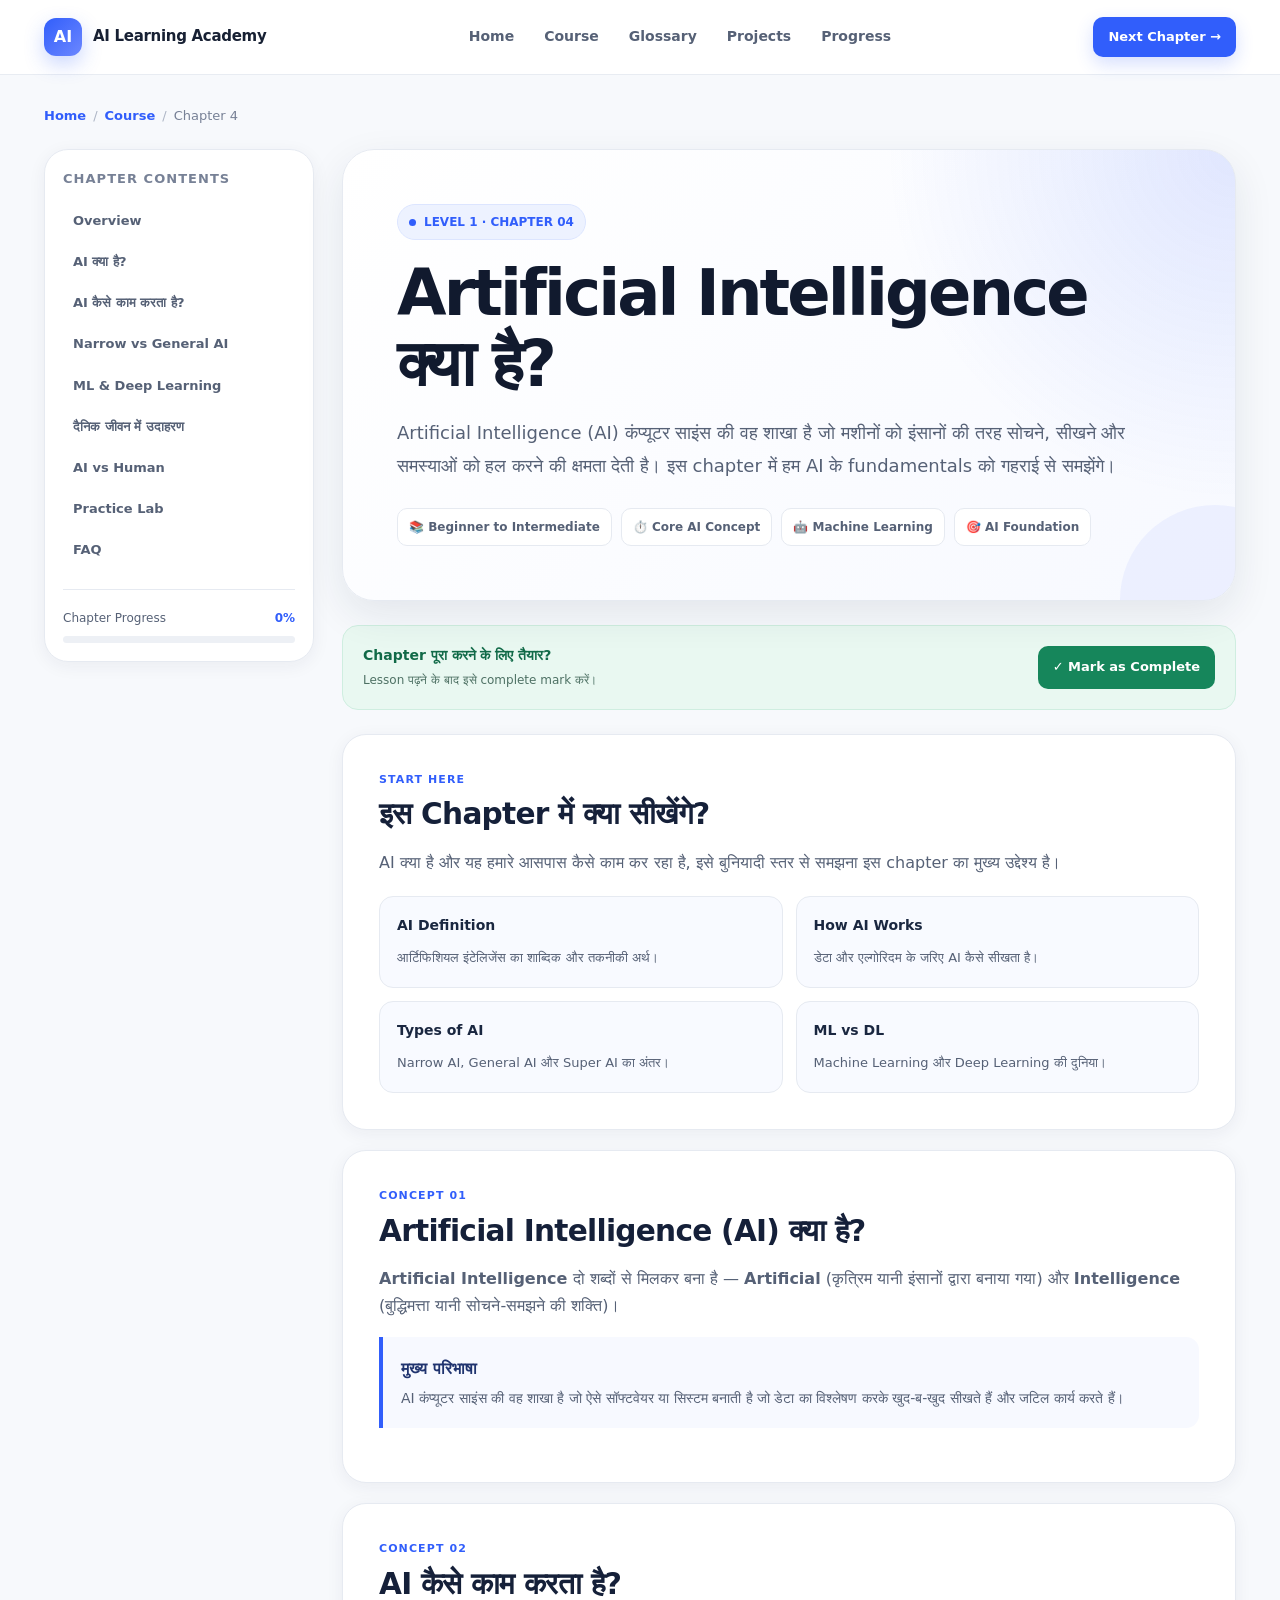
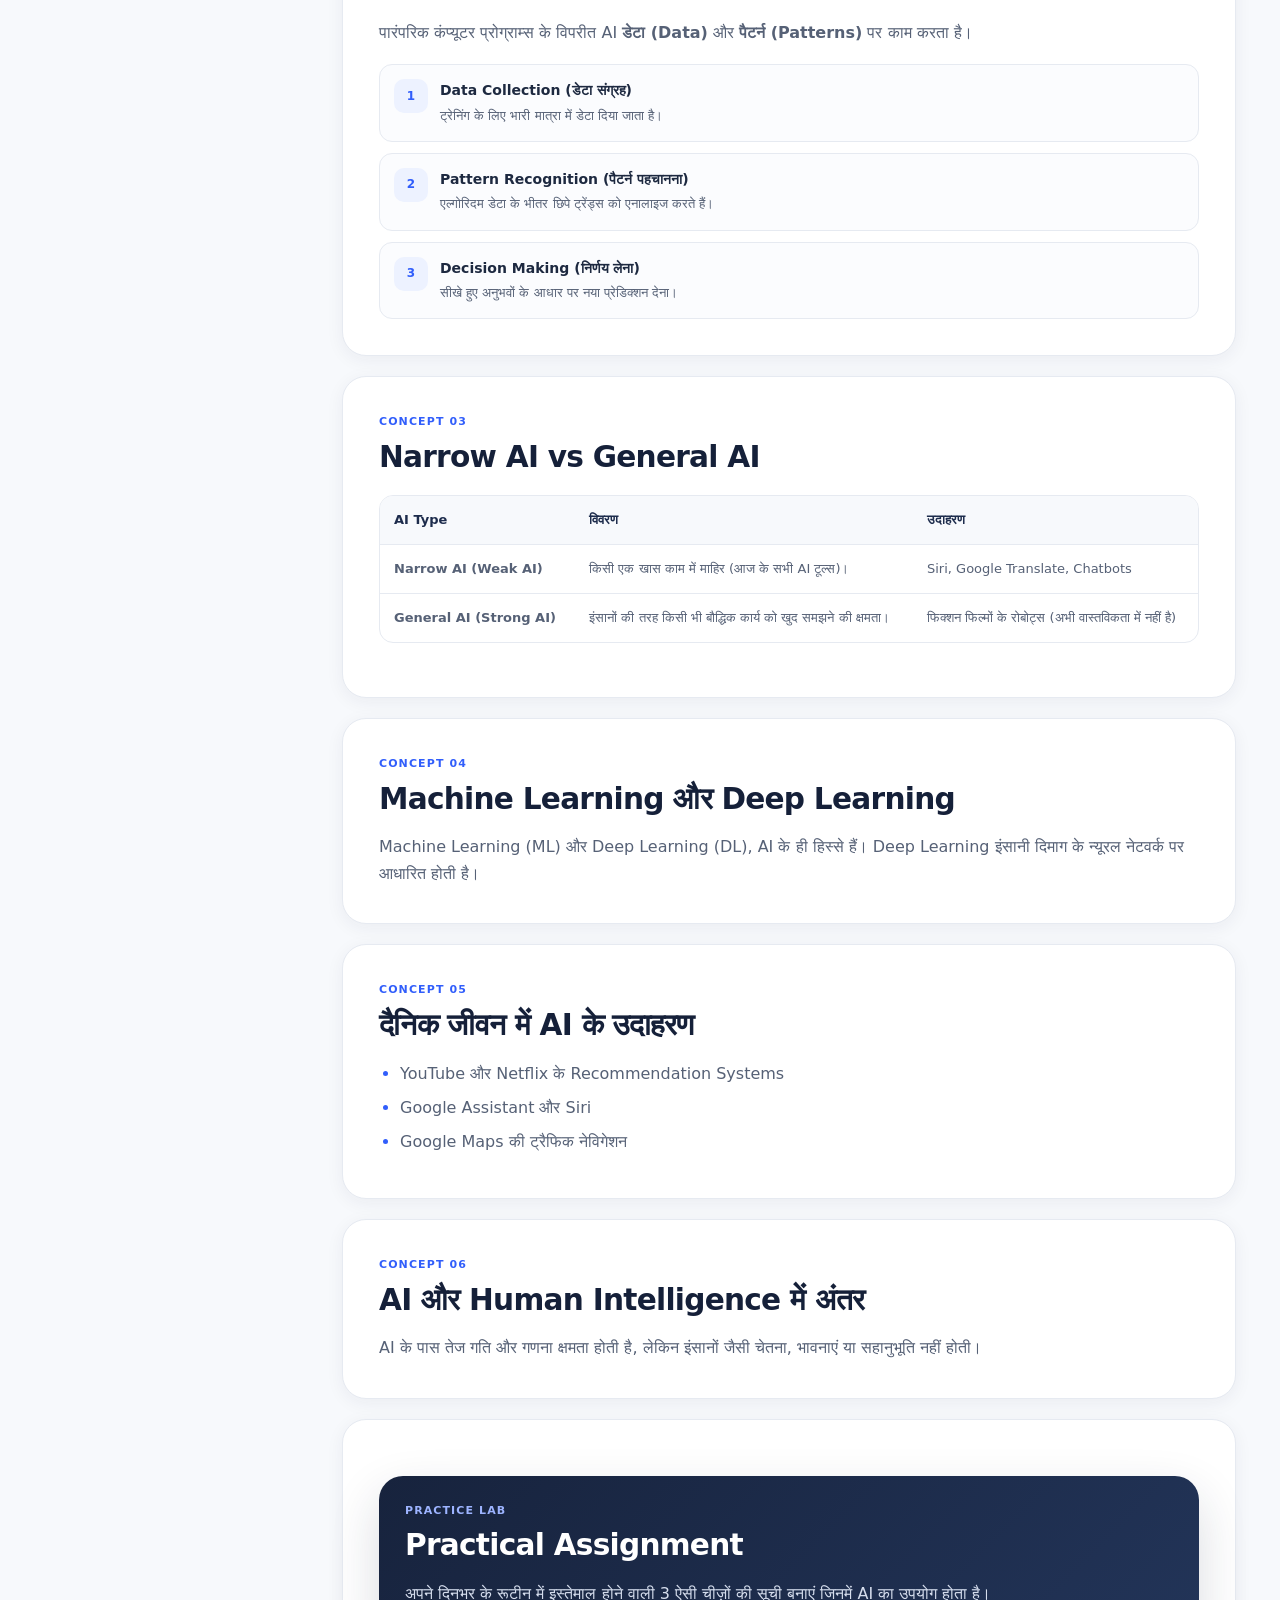
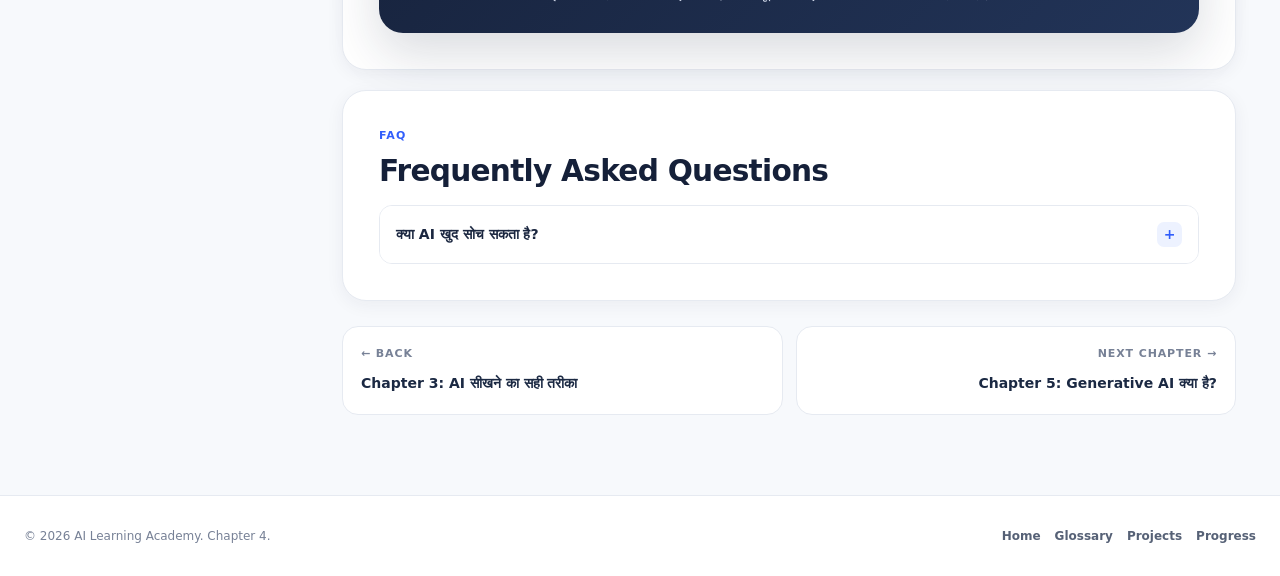
<file: chapters/chapter-04.html>
<!DOCTYPE html>
<html lang="hi">

<head>
    <meta charset="utf-8">
    <meta name="viewport" content="width=device-width, initial-scale=1, viewport-fit=cover">
    <title>Chapter 4: Artificial Intelligence क्या है? | AI Learning Academy</title>
    <meta name="description"
        content="Chapter 4 में जानें Artificial Intelligence (AI) क्या है — AI की परिभाषा, यह कैसे काम करता है, Narrow AI और General AI क्या हैं, Machine Learning और Deep Learning का अंतर, तथा दैनिक जीवन में AI के उदाहरण।">
    <meta name="robots" content="index, follow, max-image-preview:large, max-snippet:-1, max-video-preview:-1">
    <meta name="author" content="AI Learning Academy">
    <meta name="theme-color" content="#ffffff">
    <meta name="color-scheme" content="light">
    <!-- Canonical -->
    <link rel="canonical" href="https://example.com/chapters/chapter-04.html">

    <!-- =========================================================
        OPEN GRAPH
    ========================================================== -->
    <meta property="og:type" content="article">
    <meta property="og:locale" content="hi_IN">
    <meta property="og:site_name" content="AI Learning Academy">
    <meta property="og:title" content="Chapter 4: Artificial Intelligence क्या है?">
    <meta property="og:description"
        content="AI fundamentals की complete beginner-friendly guide. AI क्या है, यह कैसे सीखता है और इसके मुख्य प्रकार क्या हैं, आसान हिंदी में समझें।">
    <meta property="og:url" content="https://example.com/chapters/chapter-04.html">
    <meta property="og:image" content="https://example.com/assets/og-chapter-04.jpg">

    <!-- =========================================================
        TWITTER / X
    ========================================================== -->
    <meta name="twitter:card" content="summary_large_image">
    <meta name="twitter:title" content="Chapter 4: Artificial Intelligence क्या है?">
    <meta name="twitter:description" content="Artificial Intelligence (AI) की complete Hindi learning guide.">

    <!-- =========================================================
        STRUCTURED DATA
    ========================================================== -->
    <script type="application/ld+json">
  {
    "@context": "https://schema.org",
    "@type": "Course",
    "name": "AI Learning Course - Chapter 4: Artificial Intelligence क्या है?",
    "description": "Artificial Intelligence सीखने के लिए Chapter 4 जिसमें AI की परिभाषा, Machine Learning, Deep Learning, और दैनिक जीवन में AI के उपयोग शामिल हैं।",
    "provider": {
      "@type": "Organization",
      "name": "AI Learning Academy",
      "url": "https://example.com/"
    },
    "inLanguage": "hi",
    "educationalLevel": "Beginner",
    "isAccessibleForFree": true,
    "courseMode": "online"
  }
  </script>

    <script type="application/ld+json">
  {
    "@context": "https://schema.org",
    "@type": "Article",
    "headline": "Chapter 4: Artificial Intelligence क्या है?",
    "description": "Artificial Intelligence के basics का complete beginner-friendly chapter.",
    "inLanguage": "hi",
    "author": {
      "@type": "Organization",
      "name": "AI Learning Academy"
    },
    "publisher": {
      "@type": "Organization",
      "name": "AI Learning Academy"
    },
    "mainEntityOfPage": {
      "@type": "WebPage",
      "@id": "https://example.com/chapters/chapter-04.html"
    }
  }
  </script>

    <script type="application/ld+json">
  {
    "@context": "https://schema.org",
    "@type": "BreadcrumbList",
    "itemListElement": [
      {
        "@type": "ListItem",
        "position": 1,
        "name": "Home",
        "item": "https://example.com/"
      },
      {
        "@type": "ListItem",
        "position": 2,
        "name": "Course",
        "item": "https://example.com/#curriculum"
      },
      {
        "@type": "ListItem",
        "position": 3,
        "name": "Chapter 4",
        "item": "https://example.com/chapters/chapter-04.html"
      }
    ]
  }
  </script>

    <!-- =========================================================
        INLINE CSS (MATCHING CHAPTER 1 & 2 DESIGN SYSTEM)
    ========================================================== -->
    <style>
        /* =========================================================
        RESET
    ========================================================== */
        *,
        *::before,
        *::after {
            box-sizing: border-box;
            margin: 0;
            padding: 0;
        }

        html {
            scroll-behavior: smooth;
            scroll-padding-top: 100px;
        }

        body {
            font-family:
                Inter,
                ui-sans-serif,
                system-ui,
                -apple-system,
                BlinkMacSystemFont,
                "Segoe UI",
                "Noto Sans Devanagari",
                Arial,
                sans-serif;

            color: #172033;
            background: #f7f9fc;
            line-height: 1.7;
            overflow-x: hidden;
        }

        img {
            max-width: 100%;
            display: block;
        }

        a {
            color: inherit;
            text-decoration: none;
        }

        button,
        input {
            font: inherit;
        }

        button {
            cursor: pointer;
        }

        ::selection {
            background: #dbe7ff;
            color: #10204d;
        }

        /* =========================================================
        DESIGN TOKENS
    ========================================================== */
        :root {
            --primary: #315efb;
            --primary-dark: #2346c8;
            --primary-soft: #edf2ff;

            --text: #172033;
            --text-soft: #566176;
            --text-muted: #778196;

            --white: #ffffff;
            --surface: #ffffff;
            --surface-soft: #f8faff;

            --border: #e6eaf1;
            --border-strong: #d8deea;

            --green: #16865b;
            --green-soft: #e9f8f1;

            --orange: #c87512;
            --orange-soft: #fff5e6;

            --red: #c93d4f;
            --red-soft: #fff0f2;

            --shadow-sm: 0 4px 18px rgba(27, 39, 70, 0.06);
            --shadow-md: 0 14px 40px rgba(27, 39, 70, 0.09);
            --shadow-lg: 0 25px 70px rgba(27, 39, 70, 0.12);

            --radius-sm: 10px;
            --radius-md: 16px;
            --radius-lg: 24px;
            --radius-xl: 32px;

            --container: 1240px;
        }

        /* =========================================================
        TOP READING PROGRESS
    ========================================================== */
        .reading-progress {
            position: fixed;
            inset: 0 0 auto 0;
            height: 4px;
            z-index: 9999;
            background: transparent;
        }

        .reading-progress span {
            display: block;
            width: 0;
            height: 100%;
            background: linear-gradient(90deg, #315efb, #6f8cff);
            transition: width 0.1s linear;
        }

        /* =========================================================
        HEADER
    ========================================================== */
        .site-header {
            position: sticky;
            top: 0;
            z-index: 1000;
            background: rgba(255, 255, 255, 0.94);
            border-bottom: 1px solid rgba(230, 234, 241, 0.9);
            backdrop-filter: blur(16px);
            -webkit-backdrop-filter: blur(16px);
        }

        .header-inner {
            max-width: var(--container);
            margin: auto;
            min-height: 74px;
            padding: 0 24px;
            display: flex;
            align-items: center;
            justify-content: space-between;
            gap: 24px;
        }

        .brand {
            display: inline-flex;
            align-items: center;
            gap: 11px;
            font-weight: 800;
            white-space: nowrap;
        }

        .brand-mark {
            width: 38px;
            height: 38px;
            border-radius: 12px;
            display: grid;
            place-items: center;
            color: #fff;
            background: linear-gradient(135deg, #315efb, #6c87ff);
            box-shadow: 0 8px 20px rgba(49, 94, 251, 0.25);
        }

        .brand-text {
            font-size: 15px;
            letter-spacing: -0.02em;
        }

        .header-nav {
            display: flex;
            align-items: center;
            gap: 6px;
        }

        .header-nav a {
            padding: 9px 12px;
            border-radius: 10px;
            color: var(--text-soft);
            font-size: 14px;
            font-weight: 650;
            transition: 0.2s ease;
        }

        .header-nav a:hover,
        .header-nav a.active {
            color: var(--primary);
            background: var(--primary-soft);
        }

        .header-actions {
            display: flex;
            align-items: center;
            gap: 10px;
        }

        .header-btn {
            display: inline-flex;
            align-items: center;
            justify-content: center;
            min-height: 40px;
            padding: 0 15px;
            color: #fff;
            background: var(--primary);
            border-radius: 10px;
            font-size: 13px;
            font-weight: 750;
            box-shadow: 0 7px 18px rgba(49, 94, 251, 0.2);
            transition: 0.2s ease;
        }

        .header-btn:hover {
            background: var(--primary-dark);
            transform: translateY(-1px);
        }

        .mobile-menu {
            display: none;
            width: 42px;
            height: 42px;
            border: 1px solid var(--border);
            border-radius: 11px;
            background: #fff;
            color: var(--text);
            font-size: 20px;
        }

        /* =========================================================
        PAGE LAYOUT
    ========================================================== */
        .page-shell {
            max-width: var(--container);
            margin: auto;
            padding: 30px 24px 80px;
        }

        .breadcrumb {
            display: flex;
            flex-wrap: wrap;
            align-items: center;
            gap: 7px;
            color: var(--text-muted);
            font-size: 13px;
            margin-bottom: 22px;
        }

        .breadcrumb a {
            color: var(--primary);
            font-weight: 650;
        }

        .breadcrumb-separator {
            color: #adb5c5;
        }

        .content-layout {
            display: grid;
            grid-template-columns: 270px minmax(0, 1fr);
            gap: 28px;
            align-items: start;
        }

        /* =========================================================
        SIDEBAR
    ========================================================== */
        .sidebar {
            position: sticky;
            top: 96px;
            background: #fff;
            border: 1px solid var(--border);
            border-radius: var(--radius-lg);
            padding: 18px;
            box-shadow: var(--shadow-sm);
        }

        .sidebar-title {
            font-size: 13px;
            font-weight: 800;
            text-transform: uppercase;
            letter-spacing: 0.08em;
            color: var(--text-muted);
            margin-bottom: 12px;
        }

        .toc {
            list-style: none;
            display: grid;
            gap: 3px;
        }

        .toc a {
            display: block;
            padding: 8px 10px;
            color: var(--text-soft);
            font-size: 13px;
            font-weight: 600;
            border-radius: 9px;
            transition: 0.2s ease;
        }

        .toc a:hover,
        .toc a.active {
            color: var(--primary);
            background: var(--primary-soft);
        }

        .sidebar-progress {
            margin-top: 20px;
            padding-top: 18px;
            border-top: 1px solid var(--border);
        }

        .progress-head {
            display: flex;
            justify-content: space-between;
            gap: 12px;
            font-size: 12px;
            color: var(--text-soft);
            margin-bottom: 8px;
        }

        .progress-value {
            color: var(--primary);
            font-weight: 800;
        }

        .progress-track {
            height: 7px;
            border-radius: 99px;
            overflow: hidden;
            background: #edf0f5;
        }

        .progress-track span {
            display: block;
            width: 0;
            height: 100%;
            background: var(--primary);
            border-radius: inherit;
            transition: width 0.3s ease;
        }

        /* =========================================================
        MAIN ARTICLE
    ========================================================== */
        .article {
            min-width: 0;
        }

        .chapter-hero {
            position: relative;
            overflow: hidden;
            background: radial-gradient(circle at 100% 0%, rgba(49, 94, 251, 0.13), transparent 35%), linear-gradient(135deg, #ffffff, #f7f9ff);
            border: 1px solid var(--border);
            border-radius: var(--radius-xl);
            padding: clamp(28px, 5vw, 54px);
            box-shadow: var(--shadow-md);
            margin-bottom: 24px;
        }

        .chapter-hero::after {
            content: "";
            position: absolute;
            width: 190px;
            height: 190px;
            right: -75px;
            bottom: -95px;
            border-radius: 50%;
            background: rgba(49, 94, 251, 0.06);
        }

        .chapter-label {
            display: inline-flex;
            align-items: center;
            gap: 8px;
            color: var(--primary);
            background: var(--primary-soft);
            border: 1px solid #dce5ff;
            padding: 7px 11px;
            border-radius: 999px;
            font-size: 12px;
            font-weight: 800;
            margin-bottom: 18px;
        }

        .chapter-label::before {
            content: "";
            width: 7px;
            height: 7px;
            background: var(--primary);
            border-radius: 50%;
        }

        .chapter-title {
            max-width: 850px;
            color: #111a2e;
            font-size: clamp(2rem, 5vw, 4rem);
            line-height: 1.1;
            letter-spacing: -0.045em;
            margin-bottom: 18px;
        }

        .chapter-intro {
            max-width: 790px;
            color: var(--text-soft);
            font-size: clamp(15px, 2vw, 18px);
            line-height: 1.8;
        }

        .chapter-meta {
            display: flex;
            flex-wrap: wrap;
            gap: 9px;
            margin-top: 26px;
        }

        .meta-chip {
            display: inline-flex;
            align-items: center;
            gap: 7px;
            padding: 8px 11px;
            color: var(--text-soft);
            background: #fff;
            border: 1px solid var(--border);
            border-radius: 10px;
            font-size: 12px;
            font-weight: 700;
        }

        /* =========================================================
        COMPLETE BUTTON
    ========================================================== */
        .complete-box {
            display: flex;
            align-items: center;
            justify-content: space-between;
            gap: 18px;
            padding: 18px 20px;
            background: var(--green-soft);
            border: 1px solid #cfeee0;
            border-radius: var(--radius-md);
            margin-bottom: 24px;
        }

        .complete-text strong {
            display: block;
            color: #116a48;
            font-size: 14px;
            margin-bottom: 2px;
        }

        .complete-text span {
            display: block;
            color: #4e7164;
            font-size: 12px;
        }

        .complete-button {
            flex: 0 0 auto;
            border: 0;
            padding: 10px 15px;
            border-radius: 10px;
            color: #fff;
            background: var(--green);
            font-size: 13px;
            font-weight: 800;
            transition: 0.2s ease;
        }

        .complete-button:hover {
            transform: translateY(-1px);
            filter: brightness(0.95);
        }

        .complete-button.completed {
            background: #0d6b49;
        }

        /* =========================================================
        CONTENT CARDS
    ========================================================== */
        .lesson-section {
            background: #fff;
            border: 1px solid var(--border);
            border-radius: var(--radius-lg);
            padding: clamp(22px, 4vw, 36px);
            margin-bottom: 20px;
            box-shadow: var(--shadow-sm);
            scroll-margin-top: 96px;
        }

        .section-kicker {
            color: var(--primary);
            font-size: 11px;
            font-weight: 850;
            text-transform: uppercase;
            letter-spacing: 0.1em;
            margin-bottom: 6px;
        }

        .lesson-section h2 {
            color: #152039;
            font-size: clamp(1.35rem, 3vw, 1.85rem);
            line-height: 1.3;
            letter-spacing: -0.025em;
            margin-bottom: 15px;
        }

        .lesson-section h3 {
            color: #1c2942;
            font-size: 1.08rem;
            line-height: 1.4;
            margin: 24px 0 9px;
        }

        .lesson-section p {
            color: var(--text-soft);
            margin-bottom: 13px;
        }

        .lesson-section p:last-child {
            margin-bottom: 0;
        }

        .lesson-section ul,
        .lesson-section ol {
            padding-left: 21px;
            color: var(--text-soft);
        }

        .lesson-section li {
            margin-bottom: 7px;
        }

        .lesson-section li::marker {
            color: var(--primary);
        }

        /* INFO GRID */
        .info-grid {
            display: grid;
            grid-template-columns: repeat(2, minmax(0, 1fr));
            gap: 13px;
            margin-top: 20px;
        }

        .info-card {
            padding: 17px;
            background: var(--surface-soft);
            border: 1px solid var(--border);
            border-radius: 14px;
        }

        .info-card strong {
            display: block;
            color: #1a2740;
            font-size: 14px;
            margin-bottom: 5px;
        }

        .info-card span {
            color: var(--text-soft);
            font-size: 13px;
        }

        /* CONCEPT BOX */
        .concept-box {
            margin: 18px 0;
            padding: 18px;
            background: #f7f9ff;
            border-left: 4px solid var(--primary);
            border-radius: 0 13px 13px 0;
        }

        .concept-box strong {
            display: block;
            color: #20346f;
            margin-bottom: 4px;
        }

        .concept-box p {
            margin: 0;
            font-size: 14px;
        }

        /* TABLES */
        .table-wrap {
            width: 100%;
            overflow-x: auto;
            border: 1px solid var(--border);
            border-radius: 14px;
            margin: 18px 0;
        }

        table {
            width: 100%;
            min-width: 570px;
            border-collapse: collapse;
        }

        th,
        td {
            padding: 13px 14px;
            text-align: left;
            border-bottom: 1px solid var(--border);
            vertical-align: top;
        }

        th {
            color: #1d2c4c;
            background: #f7f9fc;
            font-size: 13px;
            font-weight: 800;
        }

        td {
            color: var(--text-soft);
            font-size: 13px;
        }

        tr:last-child td {
            border-bottom: 0;
        }

        /* STEPS */
        .steps {
            display: grid;
            gap: 11px;
            margin-top: 18px;
        }

        .step {
            display: grid;
            grid-template-columns: 34px 1fr;
            gap: 12px;
            padding: 14px;
            background: #fbfcfe;
            border: 1px solid var(--border);
            border-radius: 13px;
        }

        .step-number {
            width: 34px;
            height: 34px;
            display: grid;
            place-items: center;
            border-radius: 10px;
            color: var(--primary);
            background: var(--primary-soft);
            font-size: 12px;
            font-weight: 850;
        }

        .step strong {
            display: block;
            color: #1d2940;
            font-size: 14px;
            margin-bottom: 2px;
        }

        .step p {
            font-size: 13px;
            margin: 0;
        }

        /* CALLOUTS */
        .callout {
            display: flex;
            gap: 13px;
            padding: 17px;
            border-radius: 14px;
            margin: 18px 0;
        }

        .callout-icon {
            flex: 0 0 34px;
            width: 34px;
            height: 34px;
            display: grid;
            place-items: center;
            border-radius: 10px;
            font-size: 15px;
        }

        .callout-content strong {
            display: block;
            margin-bottom: 3px;
            font-size: 13px;
        }

        .callout-content p {
            margin: 0;
            font-size: 13px;
        }

        .callout.tip {
            background: var(--primary-soft);
            border: 1px solid #dce5ff;
        }

        .callout.tip .callout-icon {
            background: #dbe5ff;
            color: var(--primary);
        }

        .callout.tip strong {
            color: #2944a0;
        }

        /* PRACTICE */
        .practice-box {
            background: linear-gradient(135deg, #17233d, #223458);
            color: #fff;
            border-radius: var(--radius-lg);
            padding: 26px;
            margin-top: 20px;
            box-shadow: 0 20px 50px rgba(23, 35, 61, 0.16);
        }

        .practice-box .section-kicker {
            color: #9db4ff;
        }

        .practice-box h2 {
            color: #fff;
        }

        .practice-box p,
        .practice-box li {
            color: #d5dded;
        }

        .practice-list {
            margin-top: 12px;
        }

        /* FAQ */
        .faq-list {
            display: grid;
            gap: 10px;
        }

        .faq-item {
            border: 1px solid var(--border);
            border-radius: 13px;
            overflow: hidden;
            background: #fff;
        }

        .faq-question {
            width: 100%;
            display: flex;
            align-items: center;
            justify-content: space-between;
            gap: 16px;
            border: 0;
            background: #fff;
            padding: 16px;
            color: #1b2740;
            text-align: left;
            font-size: 14px;
            font-weight: 750;
        }

        .faq-icon {
            flex: 0 0 auto;
            width: 25px;
            height: 25px;
            display: grid;
            place-items: center;
            border-radius: 7px;
            background: var(--primary-soft);
            color: var(--primary);
            transition: 0.2s ease;
        }

        .faq-answer {
            display: none;
            padding: 0 16px 16px;
        }

        .faq-answer p {
            margin: 0;
            font-size: 13px;
        }

        .faq-item.open .faq-answer {
            display: block;
        }

        .faq-item.open .faq-icon {
            transform: rotate(45deg);
        }

        /* =========================================================
        CHAPTER NAVIGATION
    ========================================================== */
        .chapter-navigation {
            display: grid;
            grid-template-columns: 1fr 1fr;
            gap: 13px;
            margin-top: 25px;
        }

        .chapter-nav-card {
            display: block;
            padding: 18px;
            background: #fff;
            border: 1px solid var(--border);
            border-radius: var(--radius-md);
            transition: 0.2s ease;
        }

        .chapter-nav-card:hover {
            border-color: #cdd8f8;
            box-shadow: var(--shadow-sm);
            transform: translateY(-2px);
        }

        .chapter-nav-card.next {
            text-align: right;
        }

        .nav-small {
            display: block;
            color: var(--text-muted);
            font-size: 11px;
            font-weight: 800;
            text-transform: uppercase;
            letter-spacing: 0.08em;
            margin-bottom: 5px;
        }

        .nav-title {
            color: #1b2943;
            font-size: 14px;
            font-weight: 750;
        }

        /* =========================================================
        FOOTER
    ========================================================== */
        .site-footer {
            background: #fff;
            border-top: 1px solid var(--border);
            padding: 30px 24px;
        }

        .footer-inner {
            max-width: var(--container);
            margin: auto;
            display: flex;
            align-items: center;
            justify-content: space-between;
            gap: 20px;
        }

        .footer-copy {
            color: var(--text-muted);
            font-size: 12px;
        }

        .footer-links {
            display: flex;
            flex-wrap: wrap;
            gap: 14px;
        }

        .footer-links a {
            color: var(--text-soft);
            font-size: 12px;
            font-weight: 650;
        }

        .footer-links a:hover {
            color: var(--primary);
        }

        /* =========================================================
        BACK TO TOP
    ========================================================== */
        .back-top {
            position: fixed;
            right: 20px;
            bottom: 20px;
            width: 44px;
            height: 44px;
            border: 1px solid var(--border);
            border-radius: 12px;
            background: rgba(255, 255, 255, 0.96);
            color: var(--primary);
            box-shadow: var(--shadow-md);
            opacity: 0;
            visibility: hidden;
            transform: translateY(10px);
            transition: 0.2s ease;
            z-index: 500;
        }

        .back-top.visible {
            opacity: 1;
            visibility: visible;
            transform: translateY(0);
        }

        /* =========================================================
        RESPONSIVE — TABLET & MOBILE
    ========================================================== */
        @media (max-width: 1020px) {
            .content-layout {
                grid-template-columns: 1fr;
            }

            .sidebar {
                position: relative;
                top: auto;
            }

            .toc {
                display: flex;
                flex-wrap: wrap;
            }

            .toc a {
                border: 1px solid var(--border);
            }

            .sidebar-progress {
                margin-top: 15px;
            }

            .header-nav {
                display: none;
            }

            .mobile-menu {
                display: block;
            }

            .header-actions {
                margin-left: auto;
            }
        }

        @media (max-width: 700px) {
            .header-inner {
                min-height: 66px;
                padding: 0 15px;
            }

            .header-btn {
                display: none;
            }

            .mobile-menu {
                display: block;
            }

            .page-shell {
                padding: 20px 14px 55px;
            }

            .chapter-title {
                font-size: clamp(2rem, 10vw, 2.8rem);
            }

            .complete-box {
                align-items: flex-start;
                flex-direction: column;
            }

            .complete-button {
                width: 100%;
            }

            .chapter-navigation {
                grid-template-columns: 1fr;
            }

            .chapter-nav-card.next {
                text-align: left;
            }

            .footer-inner {
                flex-direction: column;
                align-items: flex-start;
            }
        }
    </style>
</head>

<body>

    <!-- READING PROGRESS -->
    <div class="reading-progress" aria-hidden="true">
        <span id="readingProgress"></span>
    </div>

    <!-- HEADER -->
    <header class="site-header">
        <div class="header-inner">
            <a href="../index.html" class="brand" aria-label="AI Learning Academy Home">
                <span class="brand-mark" aria-hidden="true">AI</span>
                <span class="brand-text">AI Learning Academy</span>
            </a>

            <nav class="header-nav" aria-label="Main navigation">
                <a href="../index.html">Home</a>
                <a href="../index.html#curriculum">Course</a>
                <a href="glossary.html">Glossary</a>
                <a href="projects.html">Projects</a>
                <a href="progress.html">Progress</a>
            </nav>

            <div class="header-actions">
                <a href="chapter-05.html" class="header-btn">
                    Next Chapter →
                </a>
                <button class="mobile-menu" id="mobileMenu" type="button" aria-label="Open navigation"
                    aria-expanded="false">
                    ☰
                </button>
            </div>
        </div>
    </header>

    <!-- MAIN -->
    <main class="page-shell">
        <nav class="breadcrumb" aria-label="Breadcrumb">
            <a href="../index.html">Home</a>
            <span class="breadcrumb-separator">/</span>
            <a href="../index.html#curriculum">Course</a>
            <span class="breadcrumb-separator">/</span>
            <span aria-current="page">Chapter 4</span>
        </nav>

        <div class="content-layout">

            <!-- SIDEBAR -->
            <aside class="sidebar">
                <div class="sidebar-title">Chapter Contents</div>
                <ul class="toc" id="toc">
                    <li><a href="#overview">Overview</a></li>
                    <li><a href="#what-is-ai">AI क्या है?</a></li>
                    <li><a href="#how-ai-works">AI कैसे काम करता है?</a></li>
                    <li><a href="#narrow-vs-general">Narrow vs General AI</a></li>
                    <li><a href="#ml-deep-learning">ML & Deep Learning</a></li>
                    <li><a href="#daily-examples">दैनिक जीवन में उदाहरण</a></li>
                    <li><a href="#ai-vs-human">AI vs Human</a></li>
                    <li><a href="#practice">Practice Lab</a></li>
                    <li><a href="#faq">FAQ</a></li>
                </ul>
                <div class="sidebar-progress">
                    <div class="progress-head">
                        <span>Chapter Progress</span>
                        <span class="progress-value" id="progressPercent">0%</span>
                    </div>
                    <div class="progress-track">
                        <span id="chapterProgress"></span>
                    </div>
                </div>
            </aside>

            <!-- ARTICLE -->
            <article class="article">
                <header class="chapter-hero">
                    <span class="chapter-label">LEVEL 1 · CHAPTER 04</span>
                    <h1 class="chapter-title">Artificial Intelligence क्या है?</h1>
                    <p class="chapter-intro">
                        Artificial Intelligence (AI) कंप्यूटर साइंस की वह शाखा है जो मशीनों को इंसानों की तरह सोचने,
                        सीखने और समस्याओं को हल करने की क्षमता देती है। इस chapter में हम AI के fundamentals को गहराई से
                        समझेंगे।
                    </p>
                    <div class="chapter-meta">
                        <span class="meta-chip">📚 Beginner to Intermediate</span>
                        <span class="meta-chip">⏱️ Core AI Concept</span>
                        <span class="meta-chip">🤖 Machine Learning</span>
                        <span class="meta-chip">🎯 AI Foundation</span>
                    </div>
                </header>

                <!-- COMPLETE BOX -->
                <div class="complete-box">
                    <div class="complete-text">
                        <strong id="completeTitle">Chapter पूरा करने के लिए तैयार?</strong>
                        <span id="completeDescription">Lesson पढ़ने के बाद इसे complete mark करें।</span>
                    </div>
                    <button class="complete-button" id="completeButton" type="button">
                        ✓ Mark as Complete
                    </button>
                </div>

                <!-- OVERVIEW -->
                <section class="lesson-section" id="overview">
                    <div class="section-kicker">Start Here</div>
                    <h2>इस Chapter में क्या सीखेंगे?</h2>
                    <p>AI क्या है और यह हमारे आसपास कैसे काम कर रहा है, इसे बुनियादी स्तर से समझना इस chapter का मुख्य
                        उद्देश्य है।</p>
                    <div class="info-grid">
                        <div class="info-card">
                            <strong>AI Definition</strong>
                            <span>आर्टिफिशियल इंटेलिजेंस का शाब्दिक और तकनीकी अर्थ।</span>
                        </div>
                        <div class="info-card">
                            <strong>How AI Works</strong>
                            <span>डेटा और एल्गोरिदम के जरिए AI कैसे सीखता है।</span>
                        </div>
                        <div class="info-card">
                            <strong>Types of AI</strong>
                            <span>Narrow AI, General AI और Super AI का अंतर।</span>
                        </div>
                        <div class="info-card">
                            <strong>ML vs DL</strong>
                            <span>Machine Learning और Deep Learning की दुनिया।</span>
                        </div>
                    </div>
                </section>

                <!-- WHAT IS AI -->
                <section class="lesson-section" id="what-is-ai">
                    <div class="section-kicker">Concept 01</div>
                    <h2>Artificial Intelligence (AI) क्या है?</h2>
                    <p>
                        <strong>Artificial Intelligence</strong> दो शब्दों से मिलकर बना है — <strong>Artificial</strong>
                        (कृत्रिम यानी इंसानों द्वारा बनाया गया) और <strong>Intelligence</strong> (बुद्धिमत्ता यानी
                        सोचने-समझने की शक्ति)।
                    </p>
                    <div class="concept-box">
                        <strong>मुख्य परिभाषा</strong>
                        <p>AI कंप्यूटर साइंस की वह शाखा है जो ऐसे सॉफ्टवेयर या सिस्टम बनाती है जो डेटा का विश्लेषण करके
                            खुद-ब-खुद सीखते हैं और जटिल कार्य करते हैं।</p>
                    </div>
                </section>

                <!-- HOW AI WORKS -->
                <section class="lesson-section" id="how-ai-works">
                    <div class="section-kicker">Concept 02</div>
                    <h2>AI कैसे काम करता है?</h2>
                    <p>पारंपरिक कंप्यूटर प्रोग्राम्स के विपरीत AI <strong>डेटा (Data)</strong> और <strong>पैटर्न
                            (Patterns)</strong> पर काम करता है।</p>
                    <div class="steps">
                        <div class="step">
                            <span class="step-number">1</span>
                            <div>
                                <strong>Data Collection (डेटा संग्रह)</strong>
                                <p>ट्रेनिंग के लिए भारी मात्रा में डेटा दिया जाता है।</p>
                            </div>
                        </div>
                        <div class="step">
                            <span class="step-number">2</span>
                            <div>
                                <strong>Pattern Recognition (पैटर्न पहचानना)</strong>
                                <p>एल्गोरिदम डेटा के भीतर छिपे ट्रेंड्स को एनालाइज करते हैं।</p>
                            </div>
                        </div>
                        <div class="step">
                            <span class="step-number">3</span>
                            <div>
                                <strong>Decision Making (निर्णय लेना)</strong>
                                <p>सीखे हुए अनुभवों के आधार पर नया प्रेडिक्शन देना।</p>
                            </div>
                        </div>
                    </div>
                </section>

                <!-- NARROW VS GENERAL -->
                <section class="lesson-section" id="narrow-vs-general">
                    <div class="section-kicker">Concept 03</div>
                    <h2>Narrow AI vs General AI</h2>
                    <div class="table-wrap">
                        <table>
                            <thead>
                                <tr>
                                    <th>AI Type</th>
                                    <th>विवरण</th>
                                    <th>उदाहरण</th>
                                </tr>
                            </thead>
                            <tbody>
                                <tr>
                                    <td><strong>Narrow AI (Weak AI)</strong></td>
                                    <td>किसी एक खास काम में माहिर (आज के सभी AI टूल्स)।</td>
                                    <td>Siri, Google Translate, Chatbots</td>
                                </tr>
                                <tr>
                                    <td><strong>General AI (Strong AI)</strong></td>
                                    <td>इंसानों की तरह किसी भी बौद्धिक कार्य को खुद समझने की क्षमता।</td>
                                    <td>फिक्शन फिल्मों के रोबोट्स (अभी वास्तविकता में नहीं है)</td>
                                </tr>
                            </tbody>
                        </table>
                    </div>
                </section>

                <!-- ML & DEEP LEARNING -->
                <section class="lesson-section" id="ml-deep-learning">
                    <div class="section-kicker">Concept 04</div>
                    <h2>Machine Learning और Deep Learning</h2>
                    <p>Machine Learning (ML) और Deep Learning (DL), AI के ही हिस्से हैं। Deep Learning इंसानी दिमाग के
                        न्यूरल नेटवर्क पर आधारित होती है।</p>
                </section>

                <!-- DAILY EXAMPLES -->
                <section class="lesson-section" id="daily-examples">
                    <div class="section-kicker">Concept 05</div>
                    <h2>दैनिक जीवन में AI के उदाहरण</h2>
                    <ul>
                        <li>YouTube और Netflix के Recommendation Systems</li>
                        <li>Google Assistant और Siri</li>
                        <li>Google Maps की ट्रैफिक नेविगेशन</li>
                    </ul>
                </section>

                <!-- AI VS HUMAN -->
                <section class="lesson-section" id="ai-vs-human">
                    <div class="section-kicker">Concept 06</div>
                    <h2>AI और Human Intelligence में अंतर</h2>
                    <p>AI के पास तेज गति और गणना क्षमता होती है, लेकिन इंसानों जैसी चेतना, भावनाएं या सहानुभूति नहीं
                        होती।</p>
                </section>

                <!-- PRACTICE LAB -->
                <section class="lesson-section" id="practice">
                    <div class="practice-box">
                        <div class="section-kicker">Practice Lab</div>
                        <h2>Practical Assignment</h2>
                        <p>अपने दिनभर के रूटीन में इस्तेमाल होने वाली 3 ऐसी चीज़ों की सूची बनाएं जिनमें AI का उपयोग होता
                            है।</p>
                    </div>
                </section>

                <!-- FAQ -->
                <section class="lesson-section" id="faq">
                    <div class="section-kicker">FAQ</div>
                    <h2>Frequently Asked Questions</h2>
                    <div class="faq-list">
                        <div class="faq-item">
                            <button class="faq-question" type="button" aria-expanded="false">
                                क्या AI खुद सोच सकता है?
                                <span class="faq-icon">+</span>
                            </button>
                            <div class="faq-answer">
                                <p>नहीं, वर्तमान AI के पास अपनी कोई चेतना या भावनाएं नहीं होतीं। यह केवल विशाल डेटा और
                                    एल्गोरिदम पर काम करता है।</p>
                            </div>
                        </div>
                    </div>
                </section>

                <!-- CHAPTER NAVIGATION -->
                <nav class="chapter-navigation" aria-label="Chapter navigation">
                    <a href="chapter-03.html" class="chapter-nav-card">
                        <span class="nav-small">← Back</span>
                        <span class="nav-title">Chapter 3: AI सीखने का सही तरीका</span>
                    </a>

                    <a href="chapter-05.html" class="chapter-nav-card next">
                        <span class="nav-small">Next Chapter →</span>
                        <span class="nav-title">Chapter 5: Generative AI क्या है?</span>
                    </a>
                </nav>

            </article>

        </div>
    </main>

    <!-- FOOTER -->
    <footer class="site-footer">
        <div class="footer-inner">
            <p class="footer-copy">
                © <span id="currentYear"></span> AI Learning Academy. Chapter 4.
            </p>
            <nav class="footer-links" aria-label="Footer navigation">
                <a href="../index.html">Home</a>
                <a href="glossary.html">Glossary</a>
                <a href="projects.html">Projects</a>
                <a href="progress.html">Progress</a>
            </nav>
        </div>
    </footer>

    <!-- BACK TO TOP -->
    <button class="back-top" id="backTop" type="button" aria-label="Back to top">
        ↑
    </button>

    <!-- JAVASCRIPT -->
    <script>
        "use strict";

        document.addEventListener("DOMContentLoaded", () => {
            const STORAGE_KEY = "ai-learning-academy-progress";
            const CURRENT_CHAPTER = 4;

            /* Year */
            const yearElement = document.getElementById("currentYear");
            if (yearElement) {
                yearElement.textContent = new Date().getFullYear();
            }

            /* Mobile Menu */
            const mobileMenu = document.getElementById("mobileMenu");
            const headerNav = document.querySelector(".header-nav");

            if (mobileMenu && headerNav) {
                mobileMenu.addEventListener("click", () => {
                    const isOpen = headerNav.classList.toggle("mobile-open");
                    mobileMenu.setAttribute("aria-expanded", String(isOpen));

                    if (isOpen) {
                        headerNav.style.display = "flex";
                        headerNav.style.position = "absolute";
                        headerNav.style.top = "66px";
                        headerNav.style.left = "14px";
                        headerNav.style.right = "14px";
                        headerNav.style.padding = "10px";
                        headerNav.style.flexDirection = "column";
                        headerNav.style.alignItems = "stretch";
                        headerNav.style.background = "#fff";
                        headerNav.style.border = "1px solid #e6eaf1";
                        headerNav.style.borderRadius = "14px";
                        headerNav.style.boxShadow = "0 18px 40px rgba(27,39,70,.12)";
                    } else {
                        headerNav.removeAttribute("style");
                    }
                });

                document.addEventListener("click", (event) => {
                    if (
                        window.innerWidth <= 1020 &&
                        headerNav.classList.contains("mobile-open") &&
                        !headerNav.contains(event.target) &&
                        !mobileMenu.contains(event.target)
                    ) {
                        headerNav.classList.remove("mobile-open");
                        headerNav.removeAttribute("style");
                        mobileMenu.setAttribute("aria-expanded", "false");
                    }
                });
            }

            /* Reading Progress */
            const readingProgress = document.getElementById("readingProgress");
            const chapterProgress = document.getElementById("chapterProgress");
            const progressPercent = document.getElementById("progressPercent");

            function updateReadingProgress() {
                const scrollTop = window.scrollY;
                const documentHeight = document.documentElement.scrollHeight - window.innerHeight;
                const percentage = documentHeight > 0 ? Math.min(100, Math.max(0, (scrollTop / documentHeight) * 100)) : 0;

                if (readingProgress) readingProgress.style.width = percentage.toFixed(1) + "%";
                if (chapterProgress) chapterProgress.style.width = percentage.toFixed(1) + "%";
                if (progressPercent) progressPercent.textContent = Math.round(percentage) + "%";
            }

            window.addEventListener("scroll", updateReadingProgress, { passive: true });
            updateReadingProgress();

            /* Back to Top */
            const backTop = document.getElementById("backTop");
            if (backTop) {
                window.addEventListener("scroll", () => {
                    if (window.scrollY > 500) {
                        backTop.classList.add("visible");
                    } else {
                        backTop.classList.remove("visible");
                    }
                }, { passive: true });

                backTop.addEventListener("click", () => {
                    window.scrollTo({ top: 0, behavior: "smooth" });
                });
            }

            /* FAQ Accordion */
            const faqButtons = document.querySelectorAll(".faq-question");
            faqButtons.forEach((button) => {
                button.addEventListener("click", () => {
                    const item = button.closest(".faq-item");
                    const isOpen = item.classList.contains("open");

                    document.querySelectorAll(".faq-item.open").forEach((openItem) => {
                        openItem.classList.remove("open");
                        const openButton = openItem.querySelector(".faq-question");
                        if (openButton) openButton.setAttribute("aria-expanded", "false");
                    });

                    if (!isOpen) {
                        item.classList.add("open");
                        button.setAttribute("aria-expanded", "true");
                    }
                });
            });

            /* Progress Storage */
            function getProgress() {
                try {
                    const saved = localStorage.getItem(STORAGE_KEY);
                    return saved ? JSON.parse(saved) : {};
                } catch (error) {
                    return {};
                }
            }

            function saveProgress(progress) {
                try {
                    localStorage.setItem(STORAGE_KEY, JSON.stringify(progress));
                } catch (error) {
                    console.warn("Progress could not be saved.", error);
                }
            }

            function isChapterComplete() {
                const progress = getProgress();
                return Boolean(progress[CURRENT_CHAPTER]);
            }

            function updateCompleteUI() {
                const button = document.getElementById("completeButton");
                const title = document.getElementById("completeTitle");
                const description = document.getElementById("completeDescription");

                if (!button) return;

                if (isChapterComplete()) {
                    button.textContent = "✓ Completed";
                    button.classList.add("completed");
                    if (title) title.textContent = "Chapter 4 complete! 🎉";
                    if (description) description.textContent = "आपकी progress इस device पर save है।";
                } else {
                    button.textContent = "✓ Mark as Complete";
                    button.classList.remove("completed");
                    if (title) title.textContent = "Chapter पूरा करने के लिए तैयार?";
                    if (description) description.textContent = "Lesson पढ़ने के बाद इसे complete mark करें।";
                }
            }

            const completeButton = document.getElementById("completeButton");
            if (completeButton) {
                completeButton.addEventListener("click", () => {
                    const progress = getProgress();
                    if (progress[CURRENT_CHAPTER]) {
                        delete progress[CURRENT_CHAPTER];
                    } else {
                        progress[CURRENT_CHAPTER] = true;
                    }
                    saveProgress(progress);
                    updateCompleteUI();
                });
            }

            updateCompleteUI();

            /* TOC */
            const tocLinks = document.querySelectorAll("#toc a");
            const sections = Array.from(tocLinks).map((link) => {
                const id = link.getAttribute("href");
                return id ? document.querySelector(id) : null;
            }).filter(Boolean);

            function updateActiveTOC() {
                let currentSection = null;
                sections.forEach((section) => {
                    const top = section.getBoundingClientRect().top;
                    if (top <= 140) {
                        currentSection = section;
                    }
                });

                tocLinks.forEach((link) => link.classList.remove("active"));
                if (currentSection) {
                    const activeLink = document.querySelector('#toc a[href="#' + currentSection.id + '"]');
                    if (activeLink) activeLink.classList.add("active");
                }
            }

            window.addEventListener("scroll", updateActiveTOC, { passive: true });
            updateActiveTOC();

            tocLinks.forEach((link) => {
                link.addEventListener("click", (event) => {
                    const targetId = link.getAttribute("href");
                    if (!targetId || !targetId.startsWith("#")) return;
                    const target = document.querySelector(targetId);
                    if (!target) return;

                    event.preventDefault();
                    target.scrollIntoView({ behavior: "smooth", block: "start" });
                    history.replaceState(null, "", targetId);
                });
            });

        });
    </script>

</body>

</html>
</file>
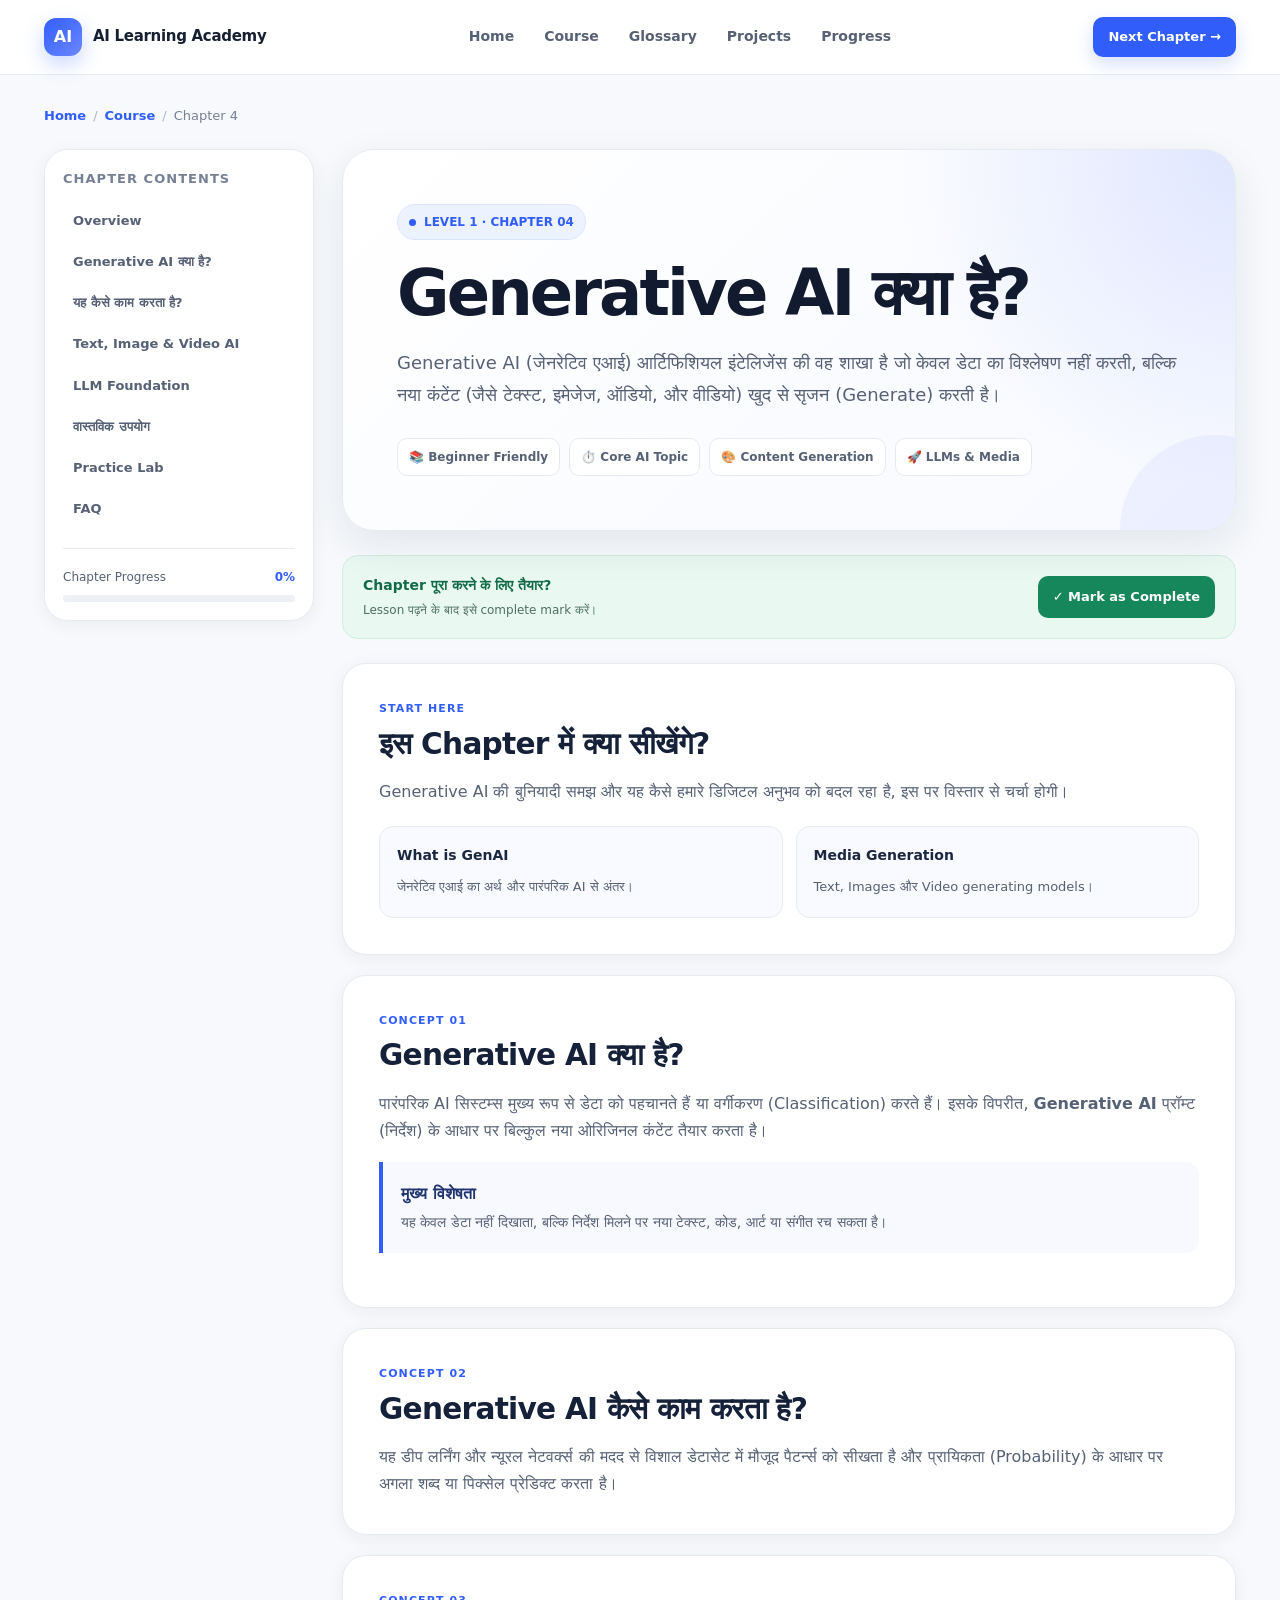
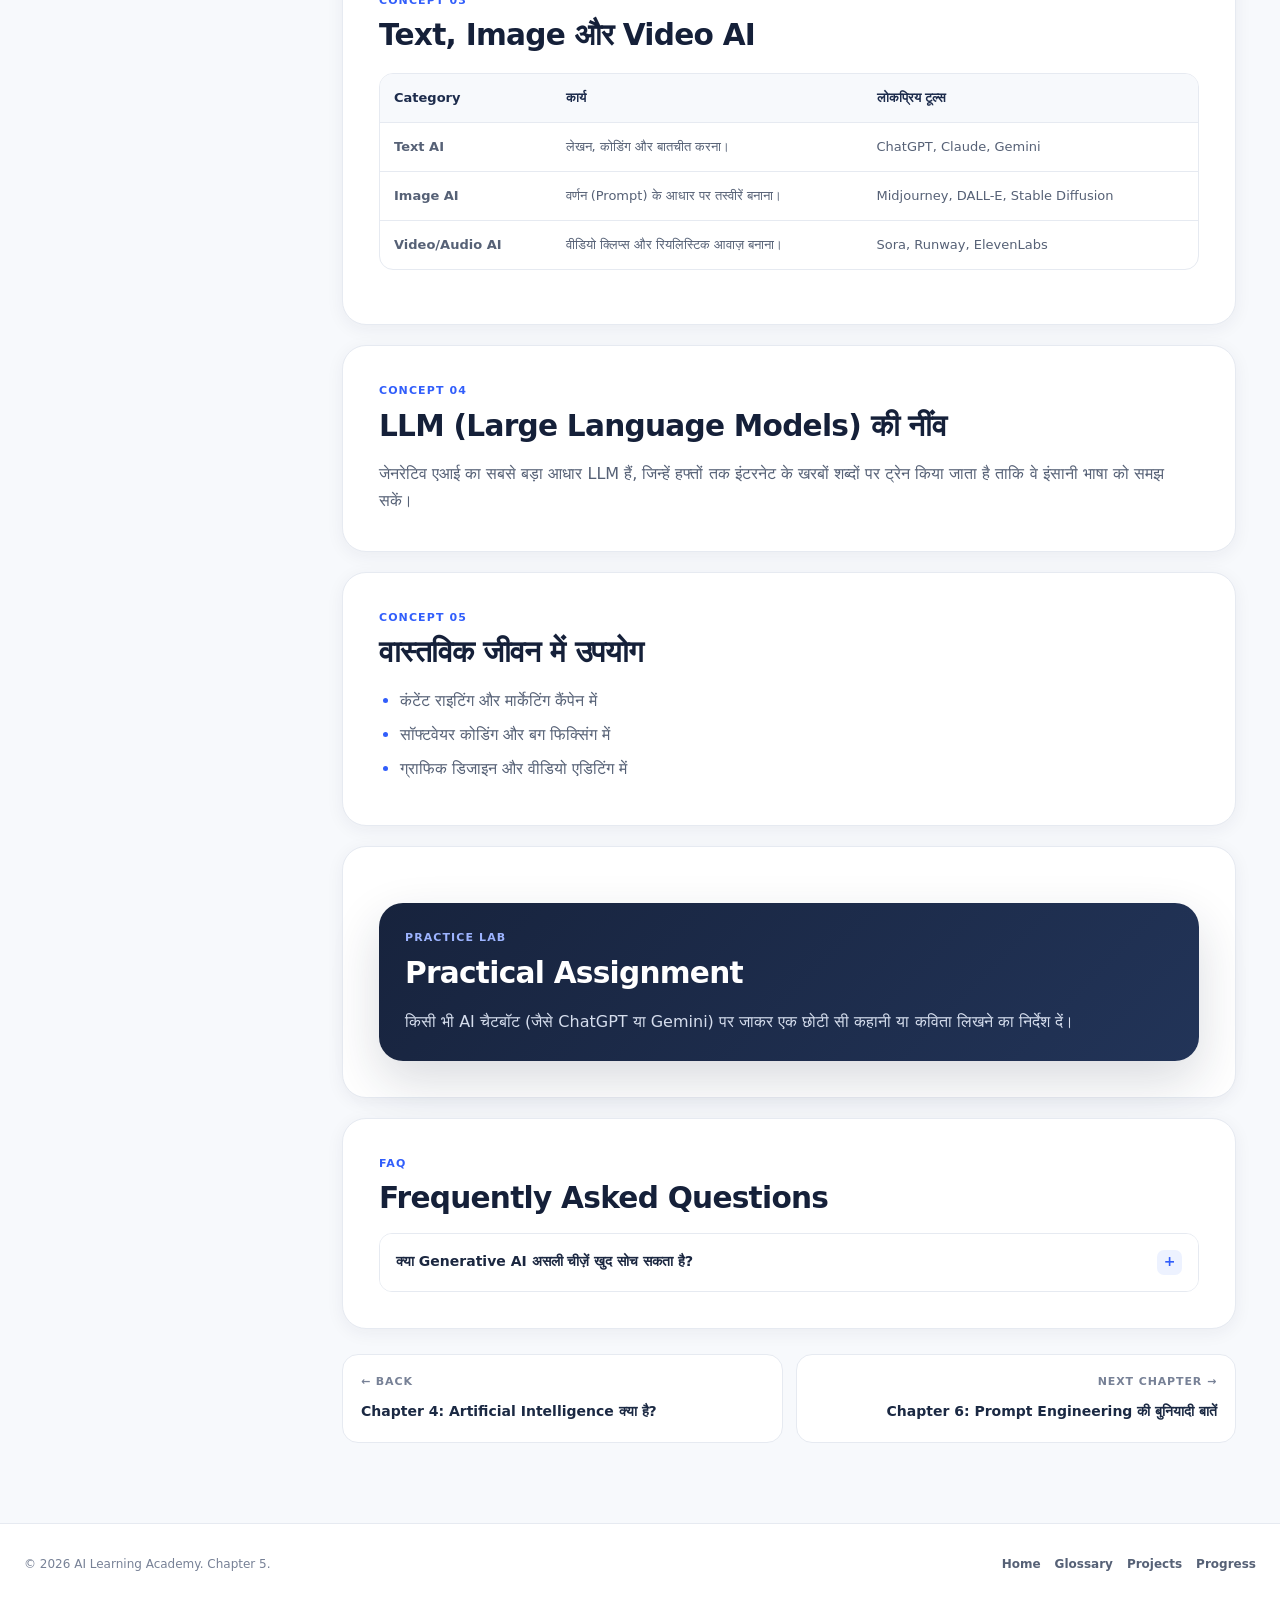
<file: chapters/chapter-05.html>
<!DOCTYPE html>
<html lang="hi">

<head>
    <meta charset="utf-8">
    <meta name="viewport" content="width=device-width, initial-scale=1, viewport-fit=cover">
    <title>Chapter 5: Generative AI क्या है? | AI Learning Academy</title>
    <meta name="description"
        content="Chapter 5 में जानें Generative AI क्या है — जेनरेटिव एआई कैसे काम करता है, टेक्स्ट, इमेज और वीडियो जनरेशन, तथा इसके मुख्य उपयोग।">
    <meta name="robots" content="index, follow, max-image-preview:large, max-snippet:-1, max-video-preview:-1">
    <meta name="author" content="AI Learning Academy">
    <meta name="theme-color" content="#ffffff">
    <meta name="color-scheme" content="light">
    <!-- Canonical -->
    <link rel="canonical" href="https://example.com/chapters/chapter-05.html">

    <!-- =========================================================
        OPEN GRAPH
    ========================================================== -->
    <meta property="og:type" content="article">
    <meta property="og:locale" content="hi_IN">
    <meta property="og:site_name" content="AI Learning Academy">
    <meta property="og:title" content="Chapter 5: Generative AI क्या है?">
    <meta property="og:description"
        content="Generative AI की complete beginner-friendly guide. जानिए text, image और media generate करने वाली AI तकनीक को आसान हिंदी में।">
    <meta property="og:url" content="https://example.com/chapters/chapter-05.html">
    <meta property="og:image" content="https://example.com/assets/og-chapter-05.jpg">

    <!-- =========================================================
        TWITTER / X
    ========================================================== -->
    <meta name="twitter:card" content="summary_large_image">
    <meta name="twitter:title" content="Chapter 5: Generative AI क्या है?">
    <meta name="twitter:description" content="Generative AI की complete Hindi learning guide.">

    <!-- =========================================================
        STRUCTURED DATA
    ========================================================== -->
    <script type="application/ld+json">
  {
    "@context": "https://schema.org",
    "@type": "Course",
    "name": "AI Learning Course - Chapter 5: Generative AI क्या है?",
    "description": "Generative AI सीखने के लिए Chapter 5 जिसमें text, image और media generation की बुनियादी बातें शामिल हैं।",
    "provider": {
      "@type": "Organization",
      "name": "AI Learning Academy",
      "url": "https://example.com/"
    },
    "inLanguage": "hi",
    "educationalLevel": "Beginner to Intermediate",
    "isAccessibleForFree": true,
    "courseMode": "online"
  }
  </script>

    <script type="application/ld+json">
  {
    "@context": "https://schema.org",
    "@type": "Article",
    "headline": "Chapter 5: Generative AI क्या है?",
    "description": "Generative AI basics complete beginner-friendly chapter.",
    "inLanguage": "hi",
    "author": {
      "@type": "Organization",
      "name": "AI Learning Academy"
    },
    "publisher": {
      "@type": "Organization",
      "name": "AI Learning Academy"
    },
    "mainEntityOfPage": {
      "@type": "WebPage",
      "@id": "https://example.com/chapters/chapter-05.html"
    }
  }
  </script>

    <script type="application/ld+json">
  {
    "@context": "https://schema.org",
    "@type": "BreadcrumbList",
    "itemListElement": [
      {
        "@type": "ListItem",
        "position": 1,
        "name": "Home",
        "item": "https://example.com/"
      },
      {
        "@type": "ListItem",
        "position": 2,
        "name": "Course",
        "item": "https://example.com/#curriculum"
      },
      {
        "@type": "ListItem",
        "position": 3,
        "name": "Chapter 5",
        "item": "https://example.com/chapters/chapter-05.html"
      }
    ]
  }
  </script>

    <!-- =========================================================
        INLINE CSS
    ========================================================== -->
    <style>
        /* =========================================================
        RESET
    ========================================================== */
        *,
        *::before,
        *::after {
            box-sizing: border-box;
            margin: 0;
            padding: 0;
        }

        html {
            scroll-behavior: smooth;
            scroll-padding-top: 100px;
        }

        body {
            font-family:
                Inter,
                ui-sans-serif,
                system-ui,
                -apple-system,
                BlinkMacSystemFont,
                "Segoe UI",
                "Noto Sans Devanagari",
                Arial,
                sans-serif;

            color: #172033;
            background: #f7f9fc;
            line-height: 1.7;
            overflow-x: hidden;
        }

        img {
            max-width: 100%;
            display: block;
        }

        a {
            color: inherit;
            text-decoration: none;
        }

        button,
        input {
            font: inherit;
        }

        button {
            cursor: pointer;
        }

        ::selection {
            background: #dbe7ff;
            color: #10204d;
        }

        /* =========================================================
        DESIGN TOKENS
    ========================================================== */
        :root {
            --primary: #315efb;
            --primary-dark: #2346c8;
            --primary-soft: #edf2ff;

            --text: #172033;
            --text-soft: #566176;
            --text-muted: #778196;

            --white: #ffffff;
            --surface: #ffffff;
            --surface-soft: #f8faff;

            --border: #e6eaf1;
            --border-strong: #d8deea;

            --green: #16865b;
            --green-soft: #e9f8f1;

            --orange: #c87512;
            --orange-soft: #fff5e6;

            --red: #c93d4f;
            --red-soft: #fff0f2;

            --shadow-sm: 0 4px 18px rgba(27, 39, 70, 0.06);
            --shadow-md: 0 14px 40px rgba(27, 39, 70, 0.09);
            --shadow-lg: 0 25px 70px rgba(27, 39, 70, 0.12);

            --radius-sm: 10px;
            --radius-md: 16px;
            --radius-lg: 24px;
            --radius-xl: 32px;

            --container: 1240px;
        }

        /* =========================================================
        TOP READING PROGRESS
    ========================================================== */
        .reading-progress {
            position: fixed;
            inset: 0 0 auto 0;
            height: 4px;
            z-index: 9999;
            background: transparent;
        }

        .reading-progress span {
            display: block;
            width: 0;
            height: 100%;
            background: linear-gradient(90deg, #315efb, #6f8cff);
            transition: width 0.1s linear;
        }

        /* =========================================================
        HEADER
    ========================================================== */
        .site-header {
            position: sticky;
            top: 0;
            z-index: 1000;
            background: rgba(255, 255, 255, 0.94);
            border-bottom: 1px solid rgba(230, 234, 241, 0.9);
            backdrop-filter: blur(16px);
            -webkit-backdrop-filter: blur(16px);
        }

        .header-inner {
            max-width: var(--container);
            margin: auto;
            min-height: 74px;
            padding: 0 24px;
            display: flex;
            align-items: center;
            justify-content: space-between;
            gap: 24px;
        }

        .brand {
            display: inline-flex;
            align-items: center;
            gap: 11px;
            font-weight: 800;
            white-space: nowrap;
        }

        .brand-mark {
            width: 38px;
            height: 38px;
            border-radius: 12px;
            display: grid;
            place-items: center;
            color: #fff;
            background: linear-gradient(135deg, #315efb, #6c87ff);
            box-shadow: 0 8px 20px rgba(49, 94, 251, 0.25);
        }

        .brand-text {
            font-size: 15px;
            letter-spacing: -0.02em;
        }

        .header-nav {
            display: flex;
            align-items: center;
            gap: 6px;
        }

        .header-nav a {
            padding: 9px 12px;
            border-radius: 10px;
            color: var(--text-soft);
            font-size: 14px;
            font-weight: 650;
            transition: 0.2s ease;
        }

        .header-nav a:hover,
        .header-nav a.active {
            color: var(--primary);
            background: var(--primary-soft);
        }

        .header-actions {
            display: flex;
            align-items: center;
            gap: 10px;
        }

        .header-btn {
            display: inline-flex;
            align-items: center;
            justify-content: center;
            min-height: 40px;
            padding: 0 15px;
            color: #fff;
            background: var(--primary);
            border-radius: 10px;
            font-size: 13px;
            font-weight: 750;
            box-shadow: 0 7px 18px rgba(49, 94, 251, 0.2);
            transition: 0.2s ease;
        }

        .header-btn:hover {
            background: var(--primary-dark);
            transform: translateY(-1px);
        }

        .mobile-menu {
            display: none;
            width: 42px;
            height: 42px;
            border: 1px solid var(--border);
            border-radius: 11px;
            background: #fff;
            color: var(--text);
            font-size: 20px;
        }

        /* =========================================================
        PAGE LAYOUT
    ========================================================== */
        .page-shell {
            max-width: var(--container);
            margin: auto;
            padding: 30px 24px 80px;
        }

        .breadcrumb {
            display: flex;
            flex-wrap: wrap;
            align-items: center;
            gap: 7px;
            color: var(--text-muted);
            font-size: 13px;
            margin-bottom: 22px;
        }

        .breadcrumb a {
            color: var(--primary);
            font-weight: 650;
        }

        .breadcrumb-separator {
            color: #adb5c5;
        }

        .content-layout {
            display: grid;
            grid-template-columns: 270px minmax(0, 1fr);
            gap: 28px;
            align-items: start;
        }

        /* =========================================================
        SIDEBAR
    ========================================================== */
        .sidebar {
            position: sticky;
            top: 96px;
            background: #fff;
            border: 1px solid var(--border);
            border-radius: var(--radius-lg);
            padding: 18px;
            box-shadow: var(--shadow-sm);
        }

        .sidebar-title {
            font-size: 13px;
            font-weight: 800;
            text-transform: uppercase;
            letter-spacing: 0.08em;
            color: var(--text-muted);
            margin-bottom: 12px;
        }

        .toc {
            list-style: none;
            display: grid;
            gap: 3px;
        }

        .toc a {
            display: block;
            padding: 8px 10px;
            color: var(--text-soft);
            font-size: 13px;
            font-weight: 600;
            border-radius: 9px;
            transition: 0.2s ease;
        }

        .toc a:hover,
        .toc a.active {
            color: var(--primary);
            background: var(--primary-soft);
        }

        .sidebar-progress {
            margin-top: 20px;
            padding-top: 18px;
            border-top: 1px solid var(--border);
        }

        .progress-head {
            display: flex;
            justify-content: space-between;
            gap: 12px;
            font-size: 12px;
            color: var(--text-soft);
            margin-bottom: 8px;
        }

        .progress-value {
            color: var(--primary);
            font-weight: 800;
        }

        .progress-track {
            height: 7px;
            border-radius: 99px;
            overflow: hidden;
            background: #edf0f5;
        }

        .progress-track span {
            display: block;
            width: 0;
            height: 100%;
            background: var(--primary);
            border-radius: inherit;
            transition: width 0.3s ease;
        }

        /* =========================================================
        MAIN ARTICLE
    ========================================================== */
        .article {
            min-width: 0;
        }

        .chapter-hero {
            position: relative;
            overflow: hidden;
            background: radial-gradient(circle at 100% 0%, rgba(49, 94, 251, 0.13), transparent 35%), linear-gradient(135deg, #ffffff, #f7f9ff);
            border: 1px solid var(--border);
            border-radius: var(--radius-xl);
            padding: clamp(28px, 5vw, 54px);
            box-shadow: var(--shadow-md);
            margin-bottom: 24px;
        }

        .chapter-hero::after {
            content: "";
            position: absolute;
            width: 190px;
            height: 190px;
            right: -75px;
            bottom: -95px;
            border-radius: 50%;
            background: rgba(49, 94, 251, 0.06);
        }

        .chapter-label {
            display: inline-flex;
            align-items: center;
            gap: 8px;
            color: var(--primary);
            background: var(--primary-soft);
            border: 1px solid #dce5ff;
            padding: 7px 11px;
            border-radius: 999px;
            font-size: 12px;
            font-weight: 800;
            margin-bottom: 18px;
        }

        .chapter-label::before {
            content: "";
            width: 7px;
            height: 7px;
            background: var(--primary);
            border-radius: 50%;
        }

        .chapter-title {
            max-width: 850px;
            color: #111a2e;
            font-size: clamp(2rem, 5vw, 4rem);
            line-height: 1.1;
            letter-spacing: -0.045em;
            margin-bottom: 18px;
        }

        .chapter-intro {
            max-width: 790px;
            color: var(--text-soft);
            font-size: clamp(15px, 2vw, 18px);
            line-height: 1.8;
        }

        .chapter-meta {
            display: flex;
            flex-wrap: wrap;
            gap: 9px;
            margin-top: 26px;
        }

        .meta-chip {
            display: inline-flex;
            align-items: center;
            gap: 7px;
            padding: 8px 11px;
            color: var(--text-soft);
            background: #fff;
            border: 1px solid var(--border);
            border-radius: 10px;
            font-size: 12px;
            font-weight: 700;
        }

        /* =========================================================
        COMPLETE BUTTON
    ========================================================== */
        .complete-box {
            display: flex;
            align-items: center;
            justify-content: space-between;
            gap: 18px;
            padding: 18px 20px;
            background: var(--green-soft);
            border: 1px solid #cfeee0;
            border-radius: var(--radius-md);
            margin-bottom: 24px;
        }

        .complete-text strong {
            display: block;
            color: #116a48;
            font-size: 14px;
            margin-bottom: 2px;
        }

        .complete-text span {
            display: block;
            color: #4e7164;
            font-size: 12px;
        }

        .complete-button {
            flex: 0 0 auto;
            border: 0;
            padding: 10px 15px;
            border-radius: 10px;
            color: #fff;
            background: var(--green);
            font-size: 13px;
            font-weight: 800;
            transition: 0.2s ease;
        }

        .complete-button:hover {
            transform: translateY(-1px);
            filter: brightness(0.95);
        }

        .complete-button.completed {
            background: #0d6b49;
        }

        /* =========================================================
        CONTENT CARDS
    ========================================================== */
        .lesson-section {
            background: #fff;
            border: 1px solid var(--border);
            border-radius: var(--radius-lg);
            padding: clamp(22px, 4vw, 36px);
            margin-bottom: 20px;
            box-shadow: var(--shadow-sm);
            scroll-margin-top: 96px;
        }

        .section-kicker {
            color: var(--primary);
            font-size: 11px;
            font-weight: 850;
            text-transform: uppercase;
            letter-spacing: 0.1em;
            margin-bottom: 6px;
        }

        .lesson-section h2 {
            color: #152039;
            font-size: clamp(1.35rem, 3vw, 1.85rem);
            line-height: 1.3;
            letter-spacing: -0.025em;
            margin-bottom: 15px;
        }

        .lesson-section h3 {
            color: #1c2942;
            font-size: 1.08rem;
            line-height: 1.4;
            margin: 24px 0 9px;
        }

        .lesson-section p {
            color: var(--text-soft);
            margin-bottom: 13px;
        }

        .lesson-section p:last-child {
            margin-bottom: 0;
        }

        .lesson-section ul,
        .lesson-section ol {
            padding-left: 21px;
            color: var(--text-soft);
        }

        .lesson-section li {
            margin-bottom: 7px;
        }

        .lesson-section li::marker {
            color: var(--primary);
        }

        /* INFO GRID */
        .info-grid {
            display: grid;
            grid-template-columns: repeat(2, minmax(0, 1fr));
            gap: 13px;
            margin-top: 20px;
        }

        .info-card {
            padding: 17px;
            background: var(--surface-soft);
            border: 1px solid var(--border);
            border-radius: 14px;
        }

        .info-card strong {
            display: block;
            color: #1a2740;
            font-size: 14px;
            margin-bottom: 5px;
        }

        .info-card span {
            color: var(--text-soft);
            font-size: 13px;
        }

        /* CONCEPT BOX */
        .concept-box {
            margin: 18px 0;
            padding: 18px;
            background: #f7f9ff;
            border-left: 4px solid var(--primary);
            border-radius: 0 13px 13px 0;
        }

        .concept-box strong {
            display: block;
            color: #20346f;
            margin-bottom: 4px;
        }

        .concept-box p {
            margin: 0;
            font-size: 14px;
        }

        /* TABLES */
        .table-wrap {
            width: 100%;
            overflow-x: auto;
            border: 1px solid var(--border);
            border-radius: 14px;
            margin: 18px 0;
        }

        table {
            width: 100%;
            min-width: 570px;
            border-collapse: collapse;
        }

        th,
        td {
            padding: 13px 14px;
            text-align: left;
            border-bottom: 1px solid var(--border);
            vertical-align: top;
        }

        th {
            color: #1d2c4c;
            background: #f7f9fc;
            font-size: 13px;
            font-weight: 800;
        }

        td {
            color: var(--text-soft);
            font-size: 13px;
        }

        tr:last-child td {
            border-bottom: 0;
        }

        /* STEPS */
        .steps {
            display: grid;
            gap: 11px;
            margin-top: 18px;
        }

        .step {
            display: grid;
            grid-template-columns: 34px 1fr;
            gap: 12px;
            padding: 14px;
            background: #fbfcfe;
            border: 1px solid var(--border);
            border-radius: 13px;
        }

        .step-number {
            width: 34px;
            height: 34px;
            display: grid;
            place-items: center;
            border-radius: 10px;
            color: var(--primary);
            background: var(--primary-soft);
            font-size: 12px;
            font-weight: 850;
        }

        .step strong {
            display: block;
            color: #1d2940;
            font-size: 14px;
            margin-bottom: 2px;
        }

        .step p {
            font-size: 13px;
            margin: 0;
        }

        /* CALLOUTS */
        .callout {
            display: flex;
            gap: 13px;
            padding: 17px;
            border-radius: 14px;
            margin: 18px 0;
        }

        .callout-icon {
            flex: 0 0 34px;
            width: 34px;
            height: 34px;
            display: grid;
            place-items: center;
            border-radius: 10px;
            font-size: 15px;
        }

        .callout-content strong {
            display: block;
            margin-bottom: 3px;
            font-size: 13px;
        }

        .callout-content p {
            margin: 0;
            font-size: 13px;
        }

        .callout.tip {
            background: var(--primary-soft);
            border: 1px solid #dce5ff;
        }

        .callout.tip .callout-icon {
            background: #dbe5ff;
            color: var(--primary);
        }

        .callout.tip strong {
            color: #2944a0;
        }

        .callout.warning {
            background: var(--orange-soft);
            border: 1px solid #f3dfbd;
        }

        .callout.warning .callout-icon {
            background: #ffe8c1;
            color: var(--orange);
        }

        .callout.warning strong {
            color: #8c570e;
        }

        /* PRACTICE */
        .practice-box {
            background: linear-gradient(135deg, #17233d, #223458);
            color: #fff;
            border-radius: var(--radius-lg);
            padding: 26px;
            margin-top: 20px;
            box-shadow: 0 20px 50px rgba(23, 35, 61, 0.16);
        }

        .practice-box .section-kicker {
            color: #9db4ff;
        }

        .practice-box h2 {
            color: #fff;
        }

        .practice-box p,
        .practice-box li {
            color: #d5dded;
        }

        .practice-list {
            margin-top: 12px;
        }

        /* FAQ */
        .faq-list {
            display: grid;
            gap: 10px;
        }

        .faq-item {
            border: 1px solid var(--border);
            border-radius: 13px;
            overflow: hidden;
            background: #fff;
        }

        .faq-question {
            width: 100%;
            display: flex;
            align-items: center;
            justify-content: space-between;
            gap: 16px;
            border: 0;
            background: #fff;
            padding: 16px;
            color: #1b2740;
            text-align: left;
            font-size: 14px;
            font-weight: 750;
        }

        .faq-icon {
            flex: 0 0 auto;
            width: 25px;
            height: 25px;
            display: grid;
            place-items: center;
            border-radius: 7px;
            background: var(--primary-soft);
            color: var(--primary);
            transition: 0.2s ease;
        }

        .faq-answer {
            display: none;
            padding: 0 16px 16px;
        }

        .faq-answer p {
            margin: 0;
            font-size: 13px;
        }

        .faq-item.open .faq-answer {
            display: block;
        }

        .faq-item.open .faq-icon {
            transform: rotate(45deg);
        }

        /* =========================================================
        CHAPTER NAVIGATION
    ========================================================== */
        .chapter-navigation {
            display: grid;
            grid-template-columns: 1fr 1fr;
            gap: 13px;
            margin-top: 25px;
        }

        .chapter-nav-card {
            display: block;
            padding: 18px;
            background: #fff;
            border: 1px solid var(--border);
            border-radius: var(--radius-md);
            transition: 0.2s ease;
        }

        .chapter-nav-card:hover {
            border-color: #cdd8f8;
            box-shadow: var(--shadow-sm);
            transform: translateY(-2px);
        }

        .chapter-nav-card.next {
            text-align: right;
        }

        .nav-small {
            display: block;
            color: var(--text-muted);
            font-size: 11px;
            font-weight: 800;
            text-transform: uppercase;
            letter-spacing: 0.08em;
            margin-bottom: 5px;
        }

        .nav-title {
            color: #1b2943;
            font-size: 14px;
            font-weight: 750;
        }

        /* =========================================================
        FOOTER
    ========================================================== */
        .site-footer {
            background: #fff;
            border-top: 1px solid var(--border);
            padding: 30px 24px;
        }

        .footer-inner {
            max-width: var(--container);
            margin: auto;
            display: flex;
            align-items: center;
            justify-content: space-between;
            gap: 20px;
        }

        .footer-copy {
            color: var(--text-muted);
            font-size: 12px;
        }

        .footer-links {
            display: flex;
            flex-wrap: wrap;
            gap: 14px;
        }

        .footer-links a {
            color: var(--text-soft);
            font-size: 12px;
            font-weight: 650;
        }

        .footer-links a:hover {
            color: var(--primary);
        }

        /* =========================================================
        BACK TO TOP
    ========================================================== */
        .back-top {
            position: fixed;
            right: 20px;
            bottom: 20px;
            width: 44px;
            height: 44px;
            border: 1px solid var(--border);
            border-radius: 12px;
            background: rgba(255, 255, 255, 0.96);
            color: var(--primary);
            box-shadow: var(--shadow-md);
            opacity: 0;
            visibility: hidden;
            transform: translateY(10px);
            transition: 0.2s ease;
            z-index: 500;
        }

        .back-top.visible {
            opacity: 1;
            visibility: visible;
            transform: translateY(0);
        }

        /* =========================================================
        RESPONSIVE — TABLET & MOBILE
    ========================================================== */
        @media (max-width: 1020px) {
            .content-layout {
                grid-template-columns: 1fr;
            }

            .sidebar {
                position: relative;
                top: auto;
            }

            .toc {
                display: flex;
                flex-wrap: wrap;
            }

            .toc a {
                border: 1px solid var(--border);
            }

            .sidebar-progress {
                margin-top: 15px;
            }

            .header-nav {
                display: none;
            }

            .mobile-menu {
                display: block;
            }

            .header-actions {
                margin-left: auto;
            }
        }

        @media (max-width: 700px) {
            .header-inner {
                min-height: 66px;
                padding: 0 15px;
            }

            .header-btn {
                display: none;
            }

            .mobile-menu {
                display: block;
            }

            .page-shell {
                padding: 20px 14px 55px;
            }

            .chapter-title {
                font-size: clamp(2rem, 10vw, 2.8rem);
            }

            .complete-box {
                align-items: flex-start;
                flex-direction: column;
            }

            .complete-button {
                width: 100%;
            }

            .chapter-navigation {
                grid-template-columns: 1fr;
            }

            .chapter-nav-card.next {
                text-align: left;
            }

            .footer-inner {
                flex-direction: column;
                align-items: flex-start;
            }
        }
    </style>
</head>

<body>

    <!-- READING PROGRESS -->
    <div class="reading-progress" aria-hidden="true">
        <span id="readingProgress"></span>
    </div>

    <!-- HEADER -->
    <header class="site-header">
        <div class="header-inner">
            <a href="../index.html" class="brand" aria-label="AI Learning Academy Home">
                <span class="brand-mark" aria-hidden="true">AI</span>
                <span class="brand-text">AI Learning Academy</span>
            </a>

            <nav class="header-nav" aria-label="Main navigation">
                <a href="../index.html">Home</a>
                <a href="../index.html#curriculum">Course</a>
                <a href="glossary.html">Glossary</a>
                <a href="projects.html">Projects</a>
                <a href="progress.html">Progress</a>
            </nav>

            <div class="header-actions">
                <a href="chapter-06.html" class="header-btn">
                    Next Chapter →
                </a>
                <button class="mobile-menu" id="mobileMenu" type="button" aria-label="Open navigation"
                    aria-expanded="false">
                    ☰
                </button>
            </div>
        </div>
    </header>

    <!-- MAIN -->
    <main class="page-shell">
        <nav class="breadcrumb" aria-label="Breadcrumb">
            <a href="../index.html">Home</a>
            <span class="breadcrumb-separator">/</span>
            <a href="../index.html#curriculum">Course</a>
            <span class="breadcrumb-separator">/</span>
            <span aria-current="page">Chapter 4</span>
        </nav>

        <div class="content-layout">

            <!-- SIDEBAR -->
            <aside class="sidebar">
                <div class="sidebar-title">Chapter Contents</div>
                <ul class="toc" id="toc">
                    <li><a href="#overview">Overview</a></li>
                    <li><a href="#what-is-genai">Generative AI क्या है?</a></li>
                    <li><a href="#how-genai-works">यह कैसे काम करता है?</a></li>
                    <li><a href="#text-image-video">Text, Image & Video AI</a></li>
                    <li><a href="#llm-foundation">LLM Foundation</a></li>
                    <li><a href="#real-world-use">वास्तविक उपयोग</a></li>
                    <li><a href="#practice">Practice Lab</a></li>
                    <li><a href="#faq">FAQ</a></li>
                </ul>
                <div class="sidebar-progress">
                    <div class="progress-head">
                        <span>Chapter Progress</span>
                        <span class="progress-value" id="progressPercent">0%</span>
                    </div>
                    <div class="progress-track">
                        <span id="chapterProgress"></span>
                    </div>
                </div>
            </aside>

            <!-- ARTICLE -->
            <article class="article">
                <header class="chapter-hero">
                    <span class="chapter-label">LEVEL 1 · CHAPTER 04</span>
                    <h1 class="chapter-title">Generative AI क्या है?</h1>
                    <p class="chapter-intro">
                        Generative AI (जेनरेटिव एआई) आर्टिफिशियल इंटेलिजेंस की वह शाखा है जो केवल डेटा का विश्लेषण नहीं
                        करती, बल्कि नया कंटेंट (जैसे टेक्स्ट, इमेजेज, ऑडियो, और वीडियो) खुद से सृजन (Generate) करती है।
                    </p>
                    <div class="chapter-meta">
                        <span class="meta-chip">📚 Beginner Friendly</span>
                        <span class="meta-chip">⏱️ Core AI Topic</span>
                        <span class="meta-chip">🎨 Content Generation</span>
                        <span class="meta-chip">🚀 LLMs & Media</span>
                    </div>
                </header>

                <!-- COMPLETE BOX -->
                <div class="complete-box">
                    <div class="complete-text">
                        <strong id="completeTitle">Chapter पूरा करने के लिए तैयार?</strong>
                        <span id="completeDescription">Lesson पढ़ने के बाद इसे complete mark करें।</span>
                    </div>
                    <button class="complete-button" id="completeButton" type="button">
                        ✓ Mark as Complete
                    </button>
                </div>

                <!-- OVERVIEW -->
                <section class="lesson-section" id="overview">
                    <div class="section-kicker">Start Here</div>
                    <h2>इस Chapter में क्या सीखेंगे?</h2>
                    <p>Generative AI की बुनियादी समझ और यह कैसे हमारे डिजिटल अनुभव को बदल रहा है, इस पर विस्तार से चर्चा
                        होगी।</p>
                    <div class="info-grid">
                        <div class="info-card">
                            <strong>What is GenAI</strong>
                            <span>जेनरेटिव एआई का अर्थ और पारंपरिक AI से अंतर।</span>
                        </div>
                        <div class="info-card">
                            <strong>Media Generation</strong>
                            <span>Text, Images और Video generating models।</span>
                        </div>
                    </div>
                </section>

                <!-- WHAT IS GENAI -->
                <section class="lesson-section" id="what-is-genai">
                    <div class="section-kicker">Concept 01</div>
                    <h2>Generative AI क्या है?</h2>
                    <p>
                        पारंपरिक AI सिस्टम्स मुख्य रूप से डेटा को पहचानते हैं या वर्गीकरण (Classification) करते हैं।
                        इसके विपरीत, <strong>Generative AI</strong> प्रॉम्ट (निर्देश) के आधार पर बिल्कुल नया ओरिजिनल
                        कंटेंट तैयार करता है।
                    </p>
                    <div class="concept-box">
                        <strong>मुख्य विशेषता</strong>
                        <p>यह केवल डेटा नहीं दिखाता, बल्कि निर्देश मिलने पर नया टेक्स्ट, कोड, आर्ट या संगीत रच सकता है।
                        </p>
                    </div>
                </section>

                <!-- HOW GENAI WORKS -->
                <section class="lesson-section" id="how-genai-works">
                    <div class="section-kicker">Concept 02</div>
                    <h2>Generative AI कैसे काम करता है?</h2>
                    <p>यह डीप लर्निंग और न्यूरल नेटवर्क्स की मदद से विशाल डेटासेट में मौजूद पैटर्न्स को सीखता है और
                        प्रायिकता (Probability) के आधार पर अगला शब्द या पिक्सेल प्रेडिक्ट करता है।</p>
                </section>

                <!-- TEXT IMAGE VIDEO -->
                <section class="lesson-section" id="text-image-video">
                    <div class="section-kicker">Concept 03</div>
                    <h2>Text, Image और Video AI</h2>
                    <div class="table-wrap">
                        <table>
                            <thead>
                                <tr>
                                    <th>Category</th>
                                    <th>कार्य</th>
                                    <th>लोकप्रिय टूल्स</th>
                                </tr>
                            </thead>
                            <tbody>
                                <tr>
                                    <td><strong>Text AI</strong></td>
                                    <td>लेखन, कोडिंग और बातचीत करना।</td>
                                    <td>ChatGPT, Claude, Gemini</td>
                                </tr>
                                <tr>
                                    <td><strong>Image AI</strong></td>
                                    <td>वर्णन (Prompt) के आधार पर तस्वीरें बनाना।</td>
                                    <td>Midjourney, DALL-E, Stable Diffusion</td>
                                </tr>
                                <tr>
                                    <td><strong>Video/Audio AI</strong></td>
                                    <td>वीडियो क्लिप्स और रियलिस्टिक आवाज़ बनाना।</td>
                                    <td>Sora, Runway, ElevenLabs</td>
                                </tr>
                            </tbody>
                        </table>
                    </div>
                </section>

                <!-- LLM FOUNDATION -->
                <section class="lesson-section" id="llm-foundation">
                    <div class="section-kicker">Concept 04</div>
                    <h2>LLM (Large Language Models) की नींव</h2>
                    <p>जेनरेटिव एआई का सबसे बड़ा आधार LLM हैं, जिन्हें हफ्तों तक इंटरनेट के खरबों शब्दों पर ट्रेन किया
                        जाता है ताकि वे इंसानी भाषा को समझ सकें।</p>
                </section>

                <!-- REAL WORLD USE -->
                <section class="lesson-section" id="real-world-use">
                    <div class="section-kicker">Concept 05</div>
                    <h2>वास्तविक जीवन में उपयोग</h2>
                    <ul>
                        <li>कंटेंट राइटिंग और मार्केटिंग कैंपेन में</li>
                        <li>सॉफ्टवेयर कोडिंग और बग फिक्सिंग में</li>
                        <li>ग्राफिक डिजाइन और वीडियो एडिटिंग में</li>
                    </ul>
                </section>

                <!-- PRACTICE LAB -->
                <section class="lesson-section" id="practice">
                    <div class="practice-box">
                        <div class="section-kicker">Practice Lab</div>
                        <h2>Practical Assignment</h2>
                        <p>किसी भी AI चैटबॉट (जैसे ChatGPT या Gemini) पर जाकर एक छोटी सी कहानी या कविता लिखने का निर्देश
                            दें।</p>
                    </div>
                </section>

                <!-- FAQ -->
                <section class="lesson-section" id="faq">
                    <div class="section-kicker">FAQ</div>
                    <h2>Frequently Asked Questions</h2>
                    <div class="faq-list">
                        <div class="faq-item">
                            <button class="faq-question" type="button" aria-expanded="false">
                                क्या Generative AI असली चीज़ें खुद सोच सकता है?
                                <span class="faq-icon">+</span>
                            </button>
                            <div class="faq-answer">
                                <p>नहीं, यह अपनी समझ से नहीं बल्कि सीखे गए पैटर्न्स और प्रोबेबिलिटी के आधार पर आउटपुट
                                    जनरेट करता है।</p>
                            </div>
                        </div>
                    </div>
                </section>

                <!-- CHAPTER NAVIGATION -->
                <nav class="chapter-navigation" aria-label="Chapter navigation">
                    <a href="chapter-04.html" class="chapter-nav-card">
                        <span class="nav-small">← Back</span>
                        <span class="nav-title">Chapter 4: Artificial Intelligence क्या है?</span>
                    </a>

                    <a href="chapter-06.html" class="chapter-nav-card next">
                        <span class="nav-small">Next Chapter →</span>
                        <span class="nav-title">Chapter 6: Prompt Engineering की बुनियादी बातें</span>
                    </a>
                </nav>

            </article>

        </div>
    </main>

    <!-- FOOTER -->
    <footer class="site-footer">
        <div class="footer-inner">
            <p class="footer-copy">
                © <span id="currentYear"></span> AI Learning Academy. Chapter 5.
            </p>
            <nav class="footer-links" aria-label="Footer navigation">
                <a href="../index.html">Home</a>
                <a href="glossary.html">Glossary</a>
                <a href="projects.html">Projects</a>
                <a href="progress.html">Progress</a>
            </nav>
        </div>
    </footer>

    <!-- BACK TO TOP -->
    <button class="back-top" id="backTop" type="button" aria-label="Back to top">
        ↑
    </button>

    <!-- JAVASCRIPT -->
    <script>
        "use strict";

        document.addEventListener("DOMContentLoaded", () => {
            const STORAGE_KEY = "ai-learning-academy-progress";
            const CURRENT_CHAPTER = 5;

            const yearElement = document.getElementById("currentYear");
            if (yearElement) {
                yearElement.textContent = new Date().getFullYear();
            }

            const mobileMenu = document.getElementById("mobileMenu");
            const headerNav = document.querySelector(".header-nav");

            if (mobileMenu && headerNav) {
                mobileMenu.addEventListener("click", () => {
                    const isOpen = headerNav.classList.toggle("mobile-open");
                    mobileMenu.setAttribute("aria-expanded", String(isOpen));

                    if (isOpen) {
                        headerNav.style.display = "flex";
                        headerNav.style.position = "absolute";
                        headerNav.style.top = "66px";
                        headerNav.style.left = "14px";
                        headerNav.style.right = "14px";
                        headerNav.style.padding = "10px";
                        headerNav.style.flexDirection = "column";
                        headerNav.style.alignItems = "stretch";
                        headerNav.style.background = "#fff";
                        headerNav.style.border = "1px solid #e6eaf1";
                        headerNav.style.borderRadius = "14px";
                        headerNav.style.boxShadow = "0 18px 40px rgba(27,39,70,.12)";
                    } else {
                        headerNav.removeAttribute("style");
                    }
                });

                document.addEventListener("click", (event) => {
                    if (
                        window.innerWidth <= 1020 &&
                        headerNav.classList.contains("mobile-open") &&
                        !headerNav.contains(event.target) &&
                        !mobileMenu.contains(event.target)
                    ) {
                        headerNav.classList.remove("mobile-open");
                        headerNav.removeAttribute("style");
                        mobileMenu.setAttribute("aria-expanded", "false");
                    }
                });
            }

            const readingProgress = document.getElementById("readingProgress");
            const chapterProgress = document.getElementById("chapterProgress");
            const progressPercent = document.getElementById("progressPercent");

            function updateReadingProgress() {
                const scrollTop = window.scrollY;
                const documentHeight = document.documentElement.scrollHeight - window.innerHeight;
                const percentage = documentHeight > 0 ? Math.min(100, Math.max(0, (scrollTop / documentHeight) * 100)) : 0;

                if (readingProgress) readingProgress.style.width = percentage.toFixed(1) + "%";
                if (chapterProgress) chapterProgress.style.width = percentage.toFixed(1) + "%";
                if (progressPercent) progressPercent.textContent = Math.round(percentage) + "%";
            }

            window.addEventListener("scroll", updateReadingProgress, { passive: true });
            updateReadingProgress();

            const backTop = document.getElementById("backTop");
            if (backTop) {
                window.addEventListener("scroll", () => {
                    if (window.scrollY > 500) {
                        backTop.classList.add("visible");
                    } else {
                        backTop.classList.remove("visible");
                    }
                }, { passive: true });

                backTop.addEventListener("click", () => {
                    window.scrollTo({ top: 0, behavior: "smooth" });
                });
            }

            const faqButtons = document.querySelectorAll(".faq-question");
            faqButtons.forEach((button) => {
                button.addEventListener("click", () => {
                    const item = button.closest(".faq-item");
                    const isOpen = item.classList.contains("open");

                    document.querySelectorAll(".faq-item.open").forEach((openItem) => {
                        openItem.classList.remove("open");
                        const openButton = openItem.querySelector(".faq-question");
                        if (openButton) openButton.setAttribute("aria-expanded", "false");
                    });

                    if (!isOpen) {
                        item.classList.add("open");
                        button.setAttribute("aria-expanded", "true");
                    }
                });
            });

            function getProgress() {
                try {
                    const saved = localStorage.getItem(STORAGE_KEY);
                    return saved ? JSON.parse(saved) : {};
                } catch (error) {
                    return {};
                }
            }

            function saveProgress(progress) {
                try {
                    localStorage.setItem(STORAGE_KEY, JSON.stringify(progress));
                } catch (error) {
                    console.warn("Progress could not be saved.", error);
                }
            }

            function isChapterComplete() {
                const progress = getProgress();
                return Boolean(progress[CURRENT_CHAPTER]);
            }

            function updateCompleteUI() {
                const button = document.getElementById("completeButton");
                const title = document.getElementById("completeTitle");
                const description = document.getElementById("completeDescription");

                if (!button) return;

                if (isChapterComplete()) {
                    button.textContent = "✓ Completed";
                    button.classList.add("completed");
                    if (title) title.textContent = "Chapter 5 complete! 🎉";
                    if (description) description.textContent = "आपकी progress इस device पर save है।";
                } else {
                    button.textContent = "✓ Mark as Complete";
                    button.classList.remove("completed");
                    if (title) title.textContent = "Chapter पूरा करने के लिए तैयार?";
                    if (description) description.textContent = "Lesson पढ़ने के बाद इसे complete mark करें।";
                }
            }

            const completeButton = document.getElementById("completeButton");
            if (completeButton) {
                completeButton.addEventListener("click", () => {
                    const progress = getProgress();
                    if (progress[CURRENT_CHAPTER]) {
                        delete progress[CURRENT_CHAPTER];
                    } else {
                        progress[CURRENT_CHAPTER] = true;
                    }
                    saveProgress(progress);
                    updateCompleteUI();
                });
            }

            updateCompleteUI();

            const tocLinks = document.querySelectorAll("#toc a");
            const sections = Array.from(tocLinks).map((link) => {
                const id = link.getAttribute("href");
                return id ? document.querySelector(id) : null;
            }).filter(Boolean);

            function updateActiveTOC() {
                let currentSection = null;
                sections.forEach((section) => {
                    const top = section.getBoundingClientRect().top;
                    if (top <= 140) {
                        currentSection = section;
                    }
                });

                tocLinks.forEach((link) => link.classList.remove("active"));
                if (currentSection) {
                    const activeLink = document.querySelector('#toc a[href="#' + currentSection.id + '"]');
                    if (activeLink) activeLink.classList.add("active");
                }
            }

            window.addEventListener("scroll", updateActiveTOC, { passive: true });
            updateActiveTOC();

            tocLinks.forEach((link) => {
                link.addEventListener("click", (event) => {
                    const targetId = link.getAttribute("href");
                    if (!targetId || !targetId.startsWith("#")) return;
                    const target = document.querySelector(targetId);
                    if (!target) return;

                    event.preventDefault();
                    target.scrollIntoView({ behavior: "smooth", block: "start" });
                    history.replaceState(null, "", targetId);
                });
            });

        });
    </script>

</body>

</html>
</file>
<file: style.css>
/* =========================================================
   AI LEARNING ACADEMY
   Premium Light Educational UI
   File: /style.css
   ========================================================= */


/* =========================================================
   RESET
   ========================================================= */

*,
*::before,
*::after {
    box-sizing: border-box;
    margin: 0;
    padding: 0;
}

html {
    scroll-behavior: smooth;
    scroll-padding-top: 90px;
}

body {
    min-height: 100vh;
    overflow-x: hidden;

    background: #ffffff;
    color: #101828;

    font-family:
        "Inter",
        system-ui,
        -apple-system,
        BlinkMacSystemFont,
        "Segoe UI",
        sans-serif;

    line-height: 1.6;
    -webkit-font-smoothing: antialiased;
    text-rendering: optimizeLegibility;
}

img {
    display: block;
    max-width: 100%;
}

button,
input {
    font: inherit;
}

button {
    cursor: pointer;
}

a {
    color: inherit;
    text-decoration: none;
}

ul {
    list-style: none;
}


/* =========================================================
   DESIGN TOKENS
   ========================================================= */

:root {

    --white: #ffffff;
    --surface: #f8faff;
    --surface-2: #f2f5fb;
    --surface-3: #edf2f8;

    --text: #101828;
    --text-2: #344054;
    --text-3: #667085;
    --text-4: #98a2b3;

    --border: #e4e7ec;
    --border-light: #edf0f5;

    --primary: #4f46e5;
    --primary-dark: #3730a3;
    --primary-light: #eef2ff;

    --blue: #2563eb;
    --blue-light: #eff6ff;

    --purple: #7c3aed;
    --purple-light: #f5f3ff;

    --orange: #ea580c;
    --orange-light: #fff7ed;

    --green: #059669;
    --green-light: #ecfdf5;

    --pink: #db2777;
    --pink-light: #fdf2f8;

    --shadow-xs:
        0 1px 2px rgba(16, 24, 40, 0.04);

    --shadow-sm:
        0 4px 12px rgba(16, 24, 40, 0.06);

    --shadow-md:
        0 12px 30px rgba(16, 24, 40, 0.08);

    --shadow-lg:
        0 24px 60px rgba(16, 24, 40, 0.11);

    --radius-sm: 10px;
    --radius-md: 16px;
    --radius-lg: 22px;
    --radius-xl: 30px;

    --container: 1180px;

    --header-height: 76px;

    --transition:
        220ms cubic-bezier(0.2, 0.8, 0.2, 1);
}


/* =========================================================
   CONTAINER
   ========================================================= */

.container {
    width: min(calc(100% - 40px),
            var(--container));

    margin-inline: auto;
}


/* =========================================================
   HEADER
   ========================================================= */

.site-header {
    position: fixed;
    z-index: 1000;

    top: 0;
    left: 0;

    width: 100%;
    height: var(--header-height);

    background: rgba(255, 255, 255, 0.88);

    border-bottom: 1px solid transparent;

    backdrop-filter: blur(18px);
    -webkit-backdrop-filter: blur(18px);

    transition:
        background var(--transition),
        box-shadow var(--transition),
        border-color var(--transition);
}

.site-header.scrolled {
    background: rgba(255, 255, 255, 0.96);
    border-color: var(--border-light);
    box-shadow: var(--shadow-sm);
}

.nav-container {
    height: 100%;

    display: flex;
    align-items: center;
    justify-content: space-between;

    gap: 28px;
}


/* =========================================================
   BRAND
   ========================================================= */

.brand {
    display: inline-flex;
    align-items: center;

    gap: 10px;

    flex-shrink: 0;
}

.brand-logo {
    width: 38px;
    height: 38px;

    display: grid;
    place-items: center;

    border-radius: 11px;

    color: white;

    font-size: 12px;
    font-weight: 800;

    background:
        linear-gradient(135deg,
            #4f46e5,
            #7c3aed);

    box-shadow:
        0 8px 18px rgba(79, 70, 229, 0.2);
}

.brand-copy {
    display: flex;
    flex-direction: column;

    line-height: 1.05;
}

.brand-copy strong {
    font-family: "Plus Jakarta Sans", sans-serif;

    font-size: 14px;
    font-weight: 800;

    letter-spacing: -0.03em;
}

.brand-copy small {
    margin-top: 3px;

    color: var(--text-4);

    font-size: 9px;
    font-weight: 700;

    letter-spacing: 0.12em;
    text-transform: uppercase;
}


/* =========================================================
   NAV
   ========================================================= */

.main-nav {
    display: flex;
    align-items: center;

    gap: 27px;

    margin-left: auto;
}

.main-nav a {
    position: relative;

    color: var(--text-2);

    font-size: 13px;
    font-weight: 600;

    transition: color var(--transition);
}

.main-nav a:hover {
    color: var(--primary);
}

.main-nav a::after {
    content: "";

    position: absolute;

    left: 50%;
    bottom: -9px;

    width: 0;
    height: 2px;

    border-radius: 99px;

    background: var(--primary);

    transform: translateX(-50%);

    transition: width var(--transition);
}

.main-nav a:hover::after {
    width: 16px;
}


/* =========================================================
   BUTTONS
   ========================================================= */

.btn {
    display: inline-flex;
    align-items: center;
    justify-content: center;

    gap: 9px;

    min-height: 44px;

    padding: 0 19px;

    border: 1px solid transparent;
    border-radius: 11px;

    font-size: 13px;
    font-weight: 700;

    white-space: nowrap;

    transition:
        transform var(--transition),
        box-shadow var(--transition),
        background var(--transition),
        border-color var(--transition);
}

.btn:hover {
    transform: translateY(-2px);
}

.btn-primary {
    color: white;

    background:
        linear-gradient(135deg,
            #4f46e5,
            #6366f1);

    box-shadow:
        0 8px 20px rgba(79, 70, 229, 0.2);
}

.btn-primary:hover {
    box-shadow:
        0 12px 26px rgba(79, 70, 229, 0.27);
}

.btn-outline {
    color: var(--text);

    background: white;

    border-color: var(--border);

    box-shadow: var(--shadow-xs);
}

.btn-outline:hover {
    border-color: #c7d2fe;
    background: #fafbff;
}

.btn-white {
    color: var(--primary);

    background: white;

    box-shadow: var(--shadow-md);
}

.btn-small {
    min-height: 39px;
    padding-inline: 15px;

    font-size: 12px;
}

.btn-large {
    min-height: 51px;

    padding-inline: 22px;

    font-size: 13px;
}


/* =========================================================
   MOBILE NAV BUTTON
   ========================================================= */

.nav-actions {
    display: flex;
    align-items: center;
    gap: 10px;
}

.nav-toggle {
    display: none;

    width: 42px;
    height: 42px;

    border: 1px solid var(--border);
    border-radius: 11px;

    background: white;
}

.nav-toggle span {
    display: block;

    width: 18px;
    height: 2px;

    margin: 4px auto;

    border-radius: 99px;

    background: var(--text);

    transition: var(--transition);
}


/* =========================================================
   HERO
   ========================================================= */

.hero {
    position: relative;

    overflow: hidden;

    min-height: 720px;

    padding:
        calc(var(--header-height) + 85px) 0 80px;

    background:
        linear-gradient(180deg,
            #fbfcff 0%,
            #ffffff 100%);
}

.hero-background {
    position: absolute;
    inset: 0;

    pointer-events: none;
}

.hero-blob {
    position: absolute;

    width: 500px;
    height: 500px;

    border-radius: 50%;

    filter: blur(80px);

    opacity: 0.4;
}

.hero-blob-one {
    top: -240px;
    left: -180px;

    background: #e0e7ff;
}

.hero-blob-two {
    top: 80px;
    right: -220px;

    background: #dbeafe;
}

.hero-grid-pattern {
    position: absolute;
    inset: 0;

    opacity: 0.35;

    background-image:
        linear-gradient(rgba(79, 70, 229, 0.035) 1px,
            transparent 1px),
        linear-gradient(90deg,
            rgba(79, 70, 229, 0.035) 1px,
            transparent 1px);

    background-size: 48px 48px;

    mask-image:
        linear-gradient(to bottom,
            black,
            transparent 75%);
}

.hero-container {
    position: relative;
    z-index: 2;

    display: grid;

    grid-template-columns:
        minmax(0, 1.05fr) minmax(400px, 0.95fr);

    align-items: center;

    gap: 70px;
}

.hero-content {
    max-width: 670px;
}

.eyebrow {
    display: inline-flex;
    align-items: center;

    gap: 8px;

    padding: 7px 11px;

    border: 1px solid #e0e7ff;
    border-radius: 999px;

    color: var(--primary);

    background: rgba(238, 242, 255, 0.75);

    font-size: 11px;
    font-weight: 800;

    letter-spacing: 0.06em;
    text-transform: uppercase;
}

.eyebrow-dot {
    width: 6px;
    height: 6px;

    border-radius: 50%;

    background: #6366f1;

    box-shadow:
        0 0 0 4px rgba(99, 102, 241, 0.1);
}

.hero h1 {
    margin-top: 22px;

    max-width: 700px;

    font-family:
        "Plus Jakarta Sans",
        "Inter",
        sans-serif;

    font-size: clamp(43px,
            5.2vw,
            72px);

    line-height: 1.02;

    letter-spacing: -0.055em;

    color: #101828;
}

.hero h1 span {
    display: block;

    color: transparent;

    background:
        linear-gradient(100deg,
            #4f46e5,
            #7c3aed,
            #2563eb);

    background-clip: text;
    -webkit-background-clip: text;
}

.hero-description {
    max-width: 610px;

    margin-top: 25px;

    color: var(--text-3);

    font-size: 16px;

    line-height: 1.8;
}

.hero-description strong {
    color: var(--text-2);
}

.hero-buttons {
    display: flex;
    flex-wrap: wrap;

    gap: 11px;

    margin-top: 32px;
}

.hero-trust {
    display: flex;
    align-items: center;

    gap: 18px;

    margin-top: 42px;
}

.trust-item {
    display: flex;
    flex-direction: column;
}

.trust-item strong {
    color: var(--text);

    font-family: "Plus Jakarta Sans", sans-serif;

    font-size: 20px;
    font-weight: 800;
}

.trust-item span {
    margin-top: 2px;

    color: var(--text-4);

    font-size: 10px;
    font-weight: 600;
}

.trust-divider {
    width: 1px;
    height: 28px;

    background: var(--border);
}


/* =========================================================
   HERO DASHBOARD
   ========================================================= */

.hero-visual {
    display: flex;
    justify-content: flex-end;
}

.ai-dashboard {
    position: relative;

    width: min(100%, 470px);

    padding: 22px;

    border: 1px solid rgba(255, 255, 255, 0.8);
    border-radius: 25px;

    background:
        linear-gradient(145deg,
            rgba(255, 255, 255, 0.96),
            rgba(247, 249, 255, 0.94));

    box-shadow:
        0 30px 80px rgba(31, 41, 55, 0.12),
        0 5px 18px rgba(31, 41, 55, 0.05);

    overflow: hidden;
}

.ai-dashboard::before {
    content: "";

    position: absolute;

    top: -130px;
    right: -100px;

    width: 280px;
    height: 280px;

    border-radius: 50%;

    background: #e0e7ff;

    filter: blur(50px);

    opacity: 0.65;
}

.dashboard-top,
.dashboard-progress,
.dashboard-cards,
.dashboard-footer {
    position: relative;
    z-index: 1;
}

.dashboard-top {
    display: flex;
    align-items: flex-start;
    justify-content: space-between;

    gap: 15px;
}

.dashboard-label {
    color: var(--text-4);

    font-size: 9px;
    font-weight: 800;

    letter-spacing: 0.12em;
}

.dashboard-top h3 {
    margin-top: 4px;

    font-family: "Plus Jakarta Sans", sans-serif;

    font-size: 19px;
    letter-spacing: -0.03em;
}

.status-pill {
    display: inline-flex;
    align-items: center;

    gap: 6px;

    padding: 6px 9px;

    border-radius: 999px;

    color: #047857;

    background: #ecfdf5;

    font-size: 9px;
    font-weight: 800;
}

.status-pill span {
    width: 5px;
    height: 5px;

    border-radius: 50%;

    background: #10b981;
}

.dashboard-progress {
    margin-top: 25px;

    padding: 16px;

    border: 1px solid var(--border-light);
    border-radius: 15px;

    background: rgba(255, 255, 255, 0.8);
}

.progress-heading {
    display: flex;
    justify-content: space-between;

    color: var(--text-2);

    font-size: 11px;
    font-weight: 700;
}

.progress-heading strong {
    color: var(--primary);
}

.progress-track {
    height: 7px;

    margin-top: 10px;

    overflow: hidden;

    border-radius: 99px;

    background: #edf0f6;
}

.progress-fill {
    display: block;

    width: 0%;
    height: 100%;

    border-radius: inherit;

    background:
        linear-gradient(90deg,
            #4f46e5,
            #7c3aed);

    transition: width 400ms ease;
}

.dashboard-progress p {
    margin-top: 8px;

    color: var(--text-4);

    font-size: 9px;
}

.dashboard-cards {
    display: grid;

    gap: 9px;

    margin-top: 13px;
}

.mini-card {
    display: flex;
    align-items: center;

    gap: 11px;

    padding: 12px;

    border: 1px solid var(--border-light);
    border-radius: 14px;

    background: rgba(255, 255, 255, 0.78);

    transition:
        transform var(--transition),
        box-shadow var(--transition);
}

.mini-card:hover {
    transform: translateX(3px);

    box-shadow: var(--shadow-sm);
}

.mini-icon {
    width: 34px;
    height: 34px;

    display: grid;
    place-items: center;

    flex-shrink: 0;

    border-radius: 10px;

    color: #4338ca;

    background: #eef2ff;

    font-size: 10px;
    font-weight: 800;
}

.mini-icon.purple {
    color: #6d28d9;
    background: #f5f3ff;
}

.mini-icon.blue {
    color: #1d4ed8;
    background: #eff6ff;
}

.mini-card div {
    display: flex;
    flex-direction: column;
}

.mini-card strong {
    color: var(--text-2);

    font-size: 11px;
}

.mini-card small {
    color: var(--text-4);

    font-size: 9px;
}

.dashboard-footer {
    display: flex;
    align-items: center;

    gap: 10px;

    margin-top: 17px;

    color: var(--text-4);

    font-size: 9px;
    font-weight: 600;
}

.avatar-stack {
    display: flex;
}

.avatar-stack span {
    width: 22px;
    height: 22px;

    display: grid;
    place-items: center;

    margin-left: -5px;

    border: 2px solid white;
    border-radius: 50%;

    color: var(--primary);

    background: #eef2ff;

    font-size: 7px;
    font-weight: 800;
}

.avatar-stack span:first-child {
    margin-left: 0;
}


/* =========================================================
   STATS
   ========================================================= */

.stats-section {
    position: relative;
    z-index: 3;

    margin-top: -10px;
}

.stats-grid {
    display: grid;

    grid-template-columns: repeat(4, 1fr);

    overflow: hidden;

    border: 1px solid var(--border);
    border-radius: 18px;

    background: white;

    box-shadow: var(--shadow-md);
}

.stat-card {
    padding: 23px 25px;

    border-right: 1px solid var(--border-light);

    text-align: center;
}

.stat-card:last-child {
    border-right: 0;
}

.stat-card strong {
    display: block;

    color: var(--text);

    font-family: "Plus Jakarta Sans", sans-serif;

    font-size: 24px;
    font-weight: 800;

    letter-spacing: -0.04em;
}

.stat-card span {
    display: block;

    margin-top: 2px;

    color: var(--text-4);

    font-size: 10px;
    font-weight: 600;
}


/* =========================================================
   SECTIONS
   ========================================================= */

.section {
    padding: 105px 0;
}

.section-soft {
    background: #f8faff;
    border-block: 1px solid #f0f2f6;
}

.section-heading {
    max-width: 690px;

    margin-bottom: 48px;
}

.section-heading.center {
    margin-inline: auto;

    text-align: center;
}

.section-kicker {
    display: inline-block;

    color: var(--primary);

    font-size: 10px;
    font-weight: 800;

    letter-spacing: 0.13em;
    text-transform: uppercase;
}

.section-heading h2,
.split-heading h2,
.why-content h2,
.cta-box h2 {
    margin-top: 10px;

    font-family:
        "Plus Jakarta Sans",
        "Inter",
        sans-serif;

    color: var(--text);

    font-size: clamp(31px,
            4vw,
            48px);

    line-height: 1.1;

    letter-spacing: -0.05em;
}

.section-heading h2 span,
.split-heading h2 span,
.why-content h2 span,
.cta-box h2 span {
    color: var(--primary);
}

.section-heading p {
    max-width: 620px;

    margin-top: 14px;

    color: var(--text-3);

    font-size: 14px;
    line-height: 1.8;
}


/* =========================================================
   FEATURE CARDS
   ========================================================= */

.feature-grid {
    display: grid;

    grid-template-columns: repeat(4, 1fr);

    gap: 14px;
}

.feature-card {
    padding: 25px;

    border: 1px solid var(--border);
    border-radius: 18px;

    background: white;

    box-shadow: var(--shadow-xs);

    transition:
        transform var(--transition),
        box-shadow var(--transition),
        border-color var(--transition);
}

.feature-card:hover {
    transform: translateY(-5px);

    border-color: #d9ddf8;

    box-shadow: var(--shadow-md);
}

.feature-icon {
    width: 40px;
    height: 40px;

    display: grid;
    place-items: center;

    margin-bottom: 22px;

    border-radius: 11px;

    color: #4338ca;
    background: var(--primary-light);

    font-size: 10px;
    font-weight: 800;
}

.feature-icon.purple {
    color: #6d28d9;
    background: var(--purple-light);
}

.feature-icon.blue {
    color: #1d4ed8;
    background: var(--blue-light);
}

.feature-icon.orange {
    color: #c2410c;
    background: var(--orange-light);
}

.feature-card h3 {
    font-family: "Plus Jakarta Sans", sans-serif;

    font-size: 16px;
    letter-spacing: -0.025em;
}

.feature-card p {
    margin-top: 9px;

    color: var(--text-3);

    font-size: 12px;

    line-height: 1.75;
}


/* =========================================================
   ROADMAP TOOLBAR
   ========================================================= */

.roadmap-toolbar {
    display: flex;
    align-items: center;

    gap: 10px;

    margin-bottom: 25px;
}

.roadmap-search {
    display: flex;
    align-items: center;

    gap: 9px;

    flex: 1;

    max-width: 430px;

    height: 44px;

    padding: 0 13px;

    border: 1px solid var(--border);
    border-radius: 11px;

    background: white;

    box-shadow: var(--shadow-xs);
}

.roadmap-search>span {
    color: var(--text-4);

    font-size: 18px;
}

.roadmap-search input {
    width: 100%;

    border: 0;
    outline: 0;

    color: var(--text);

    background: transparent;

    font-size: 12px;
}

.roadmap-search input::placeholder {
    color: var(--text-4);
}

.filter-button {
    height: 44px;

    padding: 0 14px;

    border: 1px solid var(--border);
    border-radius: 11px;

    color: var(--text-2);

    background: white;

    font-size: 11px;
    font-weight: 700;
}

.filter-button.active {
    color: var(--primary);

    border-color: #c7d2fe;

    background: var(--primary-light);
}


/* =========================================================
   ROADMAP LEVEL
   ========================================================= */

.roadmap-list {
    display: grid;

    gap: 15px;
}

.level-card {
    overflow: hidden;

    border: 1px solid var(--border);
    border-radius: 18px;

    background: white;

    box-shadow: var(--shadow-xs);
}

.level-header {
    display: grid;

    grid-template-columns: auto 1fr auto;

    align-items: center;

    gap: 15px;

    padding: 20px 21px;

    cursor: pointer;

    transition: background var(--transition);
}

.level-header:hover {
    background: #fafbff;
}

.level-number {
    width: 43px;
    height: 43px;

    display: grid;
    place-items: center;

    border-radius: 12px;

    color: var(--primary);

    background: var(--primary-light);

    font-size: 10px;
    font-weight: 800;
}

.level-meta {
    min-width: 0;
}

.level-label {
    display: block;

    color: var(--text-4);

    font-size: 9px;
    font-weight: 800;

    letter-spacing: 0.08em;
    text-transform: uppercase;
}

.level-title {
    margin-top: 2px;

    color: var(--text);

    font-family: "Plus Jakarta Sans", sans-serif;

    font-size: 15px;
    font-weight: 800;

    letter-spacing: -0.025em;
}

.level-description {
    margin-top: 2px;

    color: var(--text-3);

    font-size: 10px;

    white-space: nowrap;
    overflow: hidden;
    text-overflow: ellipsis;
}

.level-count {
    padding: 6px 9px;

    border-radius: 999px;

    color: var(--text-3);

    background: var(--surface-2);

    font-size: 9px;
    font-weight: 700;
}

.level-chevron {
    width: 25px;
    height: 25px;

    display: grid;
    place-items: center;

    color: var(--text-3);

    transition: transform var(--transition);
}

.level-card.open .level-chevron {
    transform: rotate(180deg);
}

.chapter-list {
    display: none;

    padding: 0 20px 20px;

    grid-template-columns:
        repeat(2, minmax(0, 1fr));

    gap: 8px;
}

.level-card.open .chapter-list {
    display: grid;
}

.chapter-item {
    display: flex;
    align-items: center;

    gap: 11px;

    min-width: 0;

    padding: 11px;

    border: 1px solid var(--border-light);
    border-radius: 12px;

    background: #fcfdff;

    transition:
        transform var(--transition),
        border-color var(--transition),
        background var(--transition);
}

.chapter-item:hover {
    transform: translateY(-2px);

    border-color: #c7d2fe;

    background: #fafbff;
}

.chapter-number {
    width: 31px;
    height: 31px;

    display: grid;
    place-items: center;

    flex-shrink: 0;

    border-radius: 9px;

    color: var(--primary);

    background: var(--primary-light);

    font-size: 8px;
    font-weight: 800;
}

.chapter-info {
    min-width: 0;
}

.chapter-info strong {
    display: block;

    overflow: hidden;

    color: var(--text-2);

    font-size: 10px;
    font-weight: 700;

    white-space: nowrap;
    text-overflow: ellipsis;
}

.chapter-info small {
    display: block;

    margin-top: 1px;

    color: var(--text-4);

    font-size: 8px;
}

.chapter-arrow {
    margin-left: auto;

    color: var(--text-4);

    font-size: 13px;
}


/* =========================================================
   LEARNING SYSTEM
   ========================================================= */

.split-heading {
    display: grid;

    grid-template-columns: 1fr 0.75fr;

    align-items: end;

    gap: 60px;

    margin-bottom: 45px;
}

.split-heading p {
    color: var(--text-3);

    font-size: 13px;
    line-height: 1.8;
}

.learning-system {
    display: grid;

    grid-template-columns: repeat(4, 1fr);

    border: 1px solid var(--border);
    border-radius: 20px;

    background: white;

    box-shadow: var(--shadow-sm);
}

.learning-step {
    position: relative;

    display: flex;
    flex-direction: column;

    gap: 20px;

    min-height: 220px;

    padding: 27px;

    border-right: 1px solid var(--border-light);
}

.learning-step:last-child {
    border-right: 0;
}

.step-number {
    color: #c7d2fe;

    font-family: "Plus Jakarta Sans", sans-serif;

    font-size: 31px;
    font-weight: 800;

    letter-spacing: -0.05em;
}

.learning-step h3 {
    font-family: "Plus Jakarta Sans", sans-serif;

    font-size: 15px;
}

.learning-step p {
    margin-top: 7px;

    color: var(--text-3);

    font-size: 11px;

    line-height: 1.75;
}


/* =========================================================
   PROJECTS
   ========================================================= */

.project-grid {
    display: grid;

    grid-template-columns: repeat(2, 1fr);

    gap: 14px;
}

.project-card {
    position: relative;

    min-height: 235px;

    overflow: hidden;

    padding: 26px;

    border: 1px solid var(--border);
    border-radius: 20px;

    background:
        linear-gradient(145deg,
            white,
            #f8faff);

    box-shadow: var(--shadow-xs);

    transition:
        transform var(--transition),
        box-shadow var(--transition);
}

.project-card:hover {
    transform: translateY(-5px);

    box-shadow: var(--shadow-md);
}

.project-large {
    grid-row: span 2;

    min-height: 484px;

    background:
        radial-gradient(circle at 80% 20%,
            #e0e7ff,
            transparent 38%),
        linear-gradient(145deg,
            white,
            #f8faff);
}

.project-wide {
    grid-column: 1 / -1;

    min-height: 210px;
}

.project-number {
    position: absolute;

    top: 23px;
    right: 24px;

    color: #e4e7ec;

    font-family: "Plus Jakarta Sans", sans-serif;

    font-size: 45px;
    font-weight: 800;

    letter-spacing: -0.08em;
}

.project-content {
    position: absolute;

    left: 26px;
    right: 26px;
    bottom: 25px;
}

.project-tag {
    display: inline-block;

    padding: 5px 8px;

    border-radius: 6px;

    color: var(--primary);

    background: var(--primary-light);

    font-size: 8px;
    font-weight: 800;

    letter-spacing: 0.08em;
}

.project-content h3 {
    max-width: 470px;

    margin-top: 12px;

    font-family: "Plus Jakarta Sans", sans-serif;

    font-size: 20px;
    line-height: 1.25;

    letter-spacing: -0.035em;
}

.project-content p {
    max-width: 500px;

    margin-top: 7px;

    color: var(--text-3);

    font-size: 11px;
}

.project-content a {
    display: inline-block;

    margin-top: 14px;

    color: var(--primary);

    font-size: 10px;
    font-weight: 800;
}


/* =========================================================
   RESOURCES
   ========================================================= */

.resource-grid {
    display: grid;

    grid-template-columns: repeat(3, 1fr);

    gap: 12px;
}

.resource-card {
    display: grid;

    grid-template-columns: auto 1fr auto;

    align-items: center;

    gap: 13px;

    padding: 18px;

    border: 1px solid var(--border);
    border-radius: 16px;

    background: white;

    box-shadow: var(--shadow-xs);

    transition:
        transform var(--transition),
        border-color var(--transition),
        box-shadow var(--transition);
}

.resource-card:hover {
    transform: translateY(-4px);

    border-color: #d5daf5;

    box-shadow: var(--shadow-sm);
}

.resource-icon {
    width: 39px;
    height: 39px;

    display: grid;
    place-items: center;

    border-radius: 11px;

    color: #4338ca;

    background: var(--primary-light);

    font-size: 12px;
    font-weight: 800;
}

.resource-icon.purple {
    color: #6d28d9;
    background: var(--purple-light);
}

.resource-icon.blue {
    color: #1d4ed8;
    background: var(--blue-light);
}

.resource-icon.orange {
    color: #c2410c;
    background: var(--orange-light);
}

.resource-icon.green {
    color: #047857;
    background: var(--green-light);
}

.resource-icon.pink {
    color: #be185d;
    background: var(--pink-light);
}

.resource-card h3 {
    font-family: "Plus Jakarta Sans", sans-serif;

    font-size: 13px;
}

.resource-card p {
    margin-top: 3px;

    color: var(--text-3);

    font-size: 9px;
    line-height: 1.5;
}

.resource-arrow {
    color: var(--text-4);

    font-size: 15px;

    transition:
        transform var(--transition),
        color var(--transition);
}

.resource-card:hover .resource-arrow {
    color: var(--primary);

    transform: translateX(3px);
}


/* =========================================================
   WHY SECTION
   ========================================================= */

.why-grid {
    display: grid;

    grid-template-columns: 1fr 0.85fr;

    align-items: center;

    gap: 80px;
}

.why-content>p {
    max-width: 540px;

    margin-top: 18px;

    color: var(--text-3);

    font-size: 13px;

    line-height: 1.85;
}

.check-list {
    display: grid;

    gap: 12px;

    margin-top: 26px;
}

.check-list li {
    display: flex;
    align-items: center;

    gap: 10px;

    color: var(--text-2);

    font-size: 11px;
    font-weight: 600;
}

.check-list li span {
    width: 21px;
    height: 21px;

    display: grid;
    place-items: center;

    border-radius: 50%;

    color: #047857;

    background: var(--green-light);

    font-size: 9px;
}

.why-panel {
    position: relative;

    min-height: 400px;

    display: grid;
    place-items: center;

    border: 1px solid var(--border);
    border-radius: 28px;

    background:
        radial-gradient(circle,
            #f5f3ff 0%,
            #ffffff 55%);

    overflow: hidden;
}

.why-orbit {
    position: relative;

    width: 240px;
    height: 240px;

    display: grid;
    place-items: center;
}

.orbit-line {
    position: absolute;
    inset: 0;

    border: 1px dashed #c7d2fe;
    border-radius: 50%;
}

.orbit-core {
    width: 105px;
    height: 105px;

    display: flex;
    flex-direction: column;
    align-items: center;
    justify-content: center;

    border: 1px solid #c7d2fe;
    border-radius: 50%;

    background: white;

    box-shadow:
        0 15px 40px rgba(79, 70, 229, 0.13);
}

.orbit-core strong {
    color: var(--primary);

    font-family: "Plus Jakarta Sans", sans-serif;

    font-size: 30px;

    letter-spacing: -0.07em;
}

.orbit-core small {
    color: var(--text-4);

    font-size: 7px;
    font-weight: 800;

    letter-spacing: 0.18em;
}

.orbit-dot {
    position: absolute;

    width: 13px;
    height: 13px;

    border: 3px solid white;
    border-radius: 50%;

    background: #6366f1;

    box-shadow:
        0 5px 15px rgba(79, 70, 229, 0.2);
}

.dot-one {
    top: 17px;
    left: 65px;
}

.dot-two {
    right: 13px;
    top: 110px;
}

.dot-three {
    bottom: 26px;
    left: 46px;
}

.floating-label {
    position: absolute;

    padding: 8px 11px;

    border: 1px solid var(--border);
    border-radius: 9px;

    color: var(--text-2);

    background: rgba(255, 255, 255, 0.85);

    box-shadow: var(--shadow-sm);

    font-size: 9px;
    font-weight: 800;
}

.label-one {
    top: 65px;
    left: 55px;
}

.label-two {
    top: 130px;
    right: 45px;
}

.label-three {
    bottom: 70px;
    right: 85px;
}

.label-four {
    bottom: 45px;
    left: 60px;
}


/* =========================================================
   FAQ
   ========================================================= */

.faq-container {
    max-width: 820px;
}

.faq-list {
    display: grid;

    gap: 9px;
}

.faq-item {
    overflow: hidden;

    border: 1px solid var(--border);
    border-radius: 14px;

    background: white;

    transition:
        border-color var(--transition),
        box-shadow var(--transition);
}

.faq-item.open {
    border-color: #c7d2fe;

    box-shadow: var(--shadow-xs);
}

.faq-question {
    width: 100%;

    display: flex;
    align-items: center;
    justify-content: space-between;

    gap: 15px;

    padding: 18px;

    border: 0;

    color: var(--text);

    background: transparent;

    text-align: left;

    font-size: 12px;
    font-weight: 700;
}

.faq-icon {
    width: 25px;
    height: 25px;

    display: grid;
    place-items: center;

    flex-shrink: 0;

    border-radius: 7px;

    color: var(--primary);

    background: var(--primary-light);

    font-size: 16px;

    transition: transform var(--transition);
}

.faq-item.open .faq-icon {
    transform: rotate(45deg);
}

.faq-answer {
    display: grid;

    grid-template-rows: 0fr;

    transition:
        grid-template-rows 260ms ease;
}

.faq-item.open .faq-answer {
    grid-template-rows: 1fr;
}

.faq-answer p {
    min-height: 0;
    overflow: hidden;

    padding-inline: 18px;

    color: var(--text-3);

    font-size: 11px;

    line-height: 1.8;

    transition:
        padding-bottom 260ms ease;
}

.faq-item.open .faq-answer p {
    padding-bottom: 18px;
}


/* =========================================================
   CTA
   ========================================================= */

.cta-section {
    padding: 20px 0 100px;
}

.cta-box {
    position: relative;

    overflow: hidden;

    padding: 70px 30px;

    border-radius: 27px;

    color: white;

    text-align: center;

    background:
        linear-gradient(135deg,
            #3730a3,
            #4f46e5 50%,
            #2563eb);

    box-shadow:
        0 30px 70px rgba(79, 70, 229, 0.2);
}

.cta-glow {
    position: absolute;

    width: 300px;
    height: 300px;

    top: -180px;
    right: 5%;

    border-radius: 50%;

    background: rgba(255, 255, 255, 0.16);

    filter: blur(20px);
}

.cta-box .section-kicker {
    position: relative;

    color: #c7d2fe;
}

.cta-box h2 {
    position: relative;

    color: white;
}

.cta-box h2 span {
    color: #bfdbfe;
}

.cta-box p {
    position: relative;

    max-width: 550px;

    margin: 14px auto 26px;

    color: #e0e7ff;

    font-size: 13px;
}


/* =========================================================
   FOOTER
   ========================================================= */

.site-footer {
    padding-top: 65px;

    border-top: 1px solid var(--border);

    background: #fbfcfe;
}

.footer-top {
    display: grid;

    grid-template-columns: 1.7fr repeat(3, 1fr);

    gap: 55px;

    padding-bottom: 55px;
}

.footer-brand p {
    max-width: 330px;

    margin-top: 18px;

    color: var(--text-3);

    font-size: 11px;

    line-height: 1.8;
}

.footer-column {
    display: flex;
    flex-direction: column;

    gap: 10px;
}

.footer-column h4 {
    margin-bottom: 4px;

    color: var(--text);

    font-size: 11px;
    font-weight: 800;
}

.footer-column a {
    color: var(--text-3);

    font-size: 10px;

    transition: color var(--transition);
}

.footer-column a:hover {
    color: var(--primary);
}

.footer-bottom {
    display: flex;
    align-items: center;
    justify-content: space-between;

    gap: 20px;

    padding: 20px 0;

    border-top: 1px solid var(--border);

    color: var(--text-4);

    font-size: 9px;
}

.footer-bottom div {
    display: flex;
    gap: 16px;
}

.footer-bottom a:hover {
    color: var(--primary);
}


/* =========================================================
   REVEAL ANIMATION
   ========================================================= */

.reveal {
    opacity: 0;

    transform: translateY(18px);

    transition:
        opacity 650ms ease,
        transform 650ms ease;
}

.reveal.visible {
    opacity: 1;

    transform: translateY(0);
}

.reveal-delay {
    transition-delay: 120ms;
}


/* =========================================================
   FOCUS ACCESSIBILITY
   ========================================================= */

a:focus-visible,
button:focus-visible,
input:focus-visible {
    outline: 3px solid rgba(79, 70, 229, 0.22);
    outline-offset: 3px;
}


/* =========================================================
   TABLET
   ========================================================= */

@media (max-width: 1050px) {

    .container {
        width: min(calc(100% - 34px),
                var(--container));
    }

    .main-nav {
        gap: 18px;
    }

    .hero-container {
        grid-template-columns: 1fr 0.85fr;
        gap: 35px;
    }

    .hero h1 {
        font-size: clamp(42px, 6vw, 60px);
    }

    .feature-grid {
        grid-template-columns: repeat(2, 1fr);
    }

    .resource-grid {
        grid-template-columns: repeat(2, 1fr);
    }

    .learning-system {
        grid-template-columns: repeat(2, 1fr);
    }

    .learning-step:nth-child(2) {
        border-right: 0;
    }

    .learning-step:nth-child(-n + 2) {
        border-bottom: 1px solid var(--border-light);
    }

    .why-grid {
        gap: 45px;
    }

}


/* =========================================================
   MOBILE NAV
   ========================================================= */

@media (max-width: 800px) {

    :root {
        --header-height: 68px;
    }

    .site-header {
        height: var(--header-height);
    }

    .main-nav {
        position: absolute;

        top: calc(100% + 8px);
        left: 17px;
        right: 17px;

        display: flex;
        flex-direction: column;
        align-items: stretch;

        gap: 2px;

        padding: 8px;

        border: 1px solid var(--border);
        border-radius: 16px;

        background: rgba(255, 255, 255, 0.97);

        box-shadow: var(--shadow-lg);

        opacity: 0;
        visibility: hidden;

        transform:
            translateY(-7px) scale(0.98);

        transform-origin: top;

        transition:
            opacity var(--transition),
            visibility var(--transition),
            transform var(--transition);
    }

    .main-nav.open {
        opacity: 1;
        visibility: visible;

        transform:
            translateY(0) scale(1);
    }

    .main-nav a {
        padding: 13px 12px;

        border-radius: 9px;
    }

    .main-nav a:hover {
        background: var(--surface);
    }

    .main-nav a::after {
        display: none;
    }

    .nav-actions .btn {
        display: none;
    }

    .nav-toggle {
        display: block;
    }

    .nav-toggle[aria-expanded="true"] span:nth-child(1) {
        transform: translateY(6px) rotate(45deg);
    }

    .nav-toggle[aria-expanded="true"] span:nth-child(2) {
        opacity: 0;
    }

    .nav-toggle[aria-expanded="true"] span:nth-child(3) {
        transform: translateY(-6px) rotate(-45deg);
    }

    .hero {
        min-height: auto;

        padding:
            calc(var(--header-height) + 60px) 0 65px;
    }

    .hero-container {
        grid-template-columns: 1fr;

        gap: 45px;
    }

    .hero-content {
        max-width: 700px;

        text-align: center;
    }

    .hero-description {
        margin-inline: auto;
    }

    .hero-buttons {
        justify-content: center;
    }

    .hero-trust {
        justify-content: center;
    }

    .hero-visual {
        justify-content: center;
    }

    .stats-grid {
        grid-template-columns: repeat(2, 1fr);
    }

    .stat-card:nth-child(2) {
        border-right: 0;
    }

    .stat-card:nth-child(-n + 2) {
        border-bottom: 1px solid var(--border-light);
    }

    .roadmap-toolbar {
        flex-wrap: wrap;
    }

    .roadmap-search {
        max-width: none;
        flex-basis: 100%;
    }

    .why-grid {
        grid-template-columns: 1fr;
    }

    .why-panel {
        min-height: 350px;
    }

    .footer-top {
        grid-template-columns: 1.5fr 1fr 1fr;
    }

    .footer-column:last-child {
        display: none;
    }

}


/* =========================================================
   SMALL MOBILE
   ========================================================= */

@media (max-width: 580px) {

    .container {
        width: min(calc(100% - 28px),
                var(--container));
    }

    .brand-copy {
        display: none;
    }

    .hero {
        padding-top: calc(var(--header-height) + 48px);
    }

    .hero h1 {
        font-size: clamp(39px,
                12vw,
                52px);

        letter-spacing: -0.06em;
    }

    .hero-description {
        font-size: 13px;
    }

    .hero-buttons {
        flex-direction: column;
    }

    .hero-buttons .btn {
        width: 100%;
    }

    .hero-trust {
        gap: 12px;
    }

    .trust-item strong {
        font-size: 17px;
    }

    .trust-item span {
        font-size: 8px;
    }

    .ai-dashboard {
        padding: 16px;

        border-radius: 20px;
    }

    .dashboard-top h3 {
        font-size: 16px;
    }

    .stats-grid {
        border-radius: 15px;
    }

    .stat-card {
        padding: 18px 12px;
    }

    .stat-card strong {
        font-size: 21px;
    }

    .section {
        padding: 75px 0;
    }

    .section-heading {
        margin-bottom: 35px;
    }

    .section-heading h2,
    .split-heading h2,
    .why-content h2,
    .cta-box h2 {
        font-size: 31px;
    }

    .feature-grid {
        grid-template-columns: 1fr;
    }

    .chapter-list {
        grid-template-columns: 1fr;
    }

    .level-header {
        grid-template-columns: auto 1fr auto;
        gap: 10px;

        padding: 15px;
    }

    .level-number {
        width: 37px;
        height: 37px;
    }

    .level-title {
        font-size: 12px;
    }

    .level-description {
        font-size: 8px;
    }

    .level-count {
        display: none;
    }

    .chapter-list {
        padding: 0 12px 12px;
    }

    .chapter-item {
        padding: 10px;
    }

    .split-heading {
        grid-template-columns: 1fr;

        gap: 14px;
    }

    .learning-system {
        grid-template-columns: 1fr;
    }

    .learning-step {
        min-height: auto;

        border-right: 0;
        border-bottom: 1px solid var(--border-light);
    }

    .learning-step:last-child {
        border-bottom: 0;
    }

    .project-grid {
        grid-template-columns: 1fr;
    }

    .project-large {
        grid-row: auto;

        min-height: 350px;
    }

    .project-wide {
        grid-column: auto;
    }

    .project-card {
        min-height: 260px;
    }

    .resource-grid {
        grid-template-columns: 1fr;
    }

    .why-panel {
        min-height: 300px;
    }

    .why-orbit {
        transform: scale(0.82);
    }

    .floating-label {
        display: none;
    }

    .cta-box {
        padding: 55px 20px;
    }

    .footer-top {
        grid-template-columns: 1fr 1fr;

        gap: 35px;
    }

    .footer-brand {
        grid-column: 1 / -1;
    }

    .footer-bottom {
        flex-direction: column;
        align-items: flex-start;
    }

}


/* =========================================================
   VERY SMALL DEVICES
   ========================================================= */

@media (max-width: 380px) {

    .hero h1 {
        font-size: 37px;
    }

    .hero-trust {
        gap: 8px;
    }

    .trust-divider {
        height: 23px;
    }

    .dashboard-progress {
        padding: 13px;
    }

    .mini-card {
        padding: 10px;
    }

}


/* =========================================================
   REDUCED MOTION
   ========================================================= */

@media (prefers-reduced-motion: reduce) {

    html {
        scroll-behavior: auto;
    }

    *,
    *::before,
    *::after {
        animation-duration: 0.01ms !important;
        animation-iteration-count: 1 !important;
        transition-duration: 0.01ms !important;
    }

    .reveal {
        opacity: 1;
        transform: none;
    }

}
</file>
